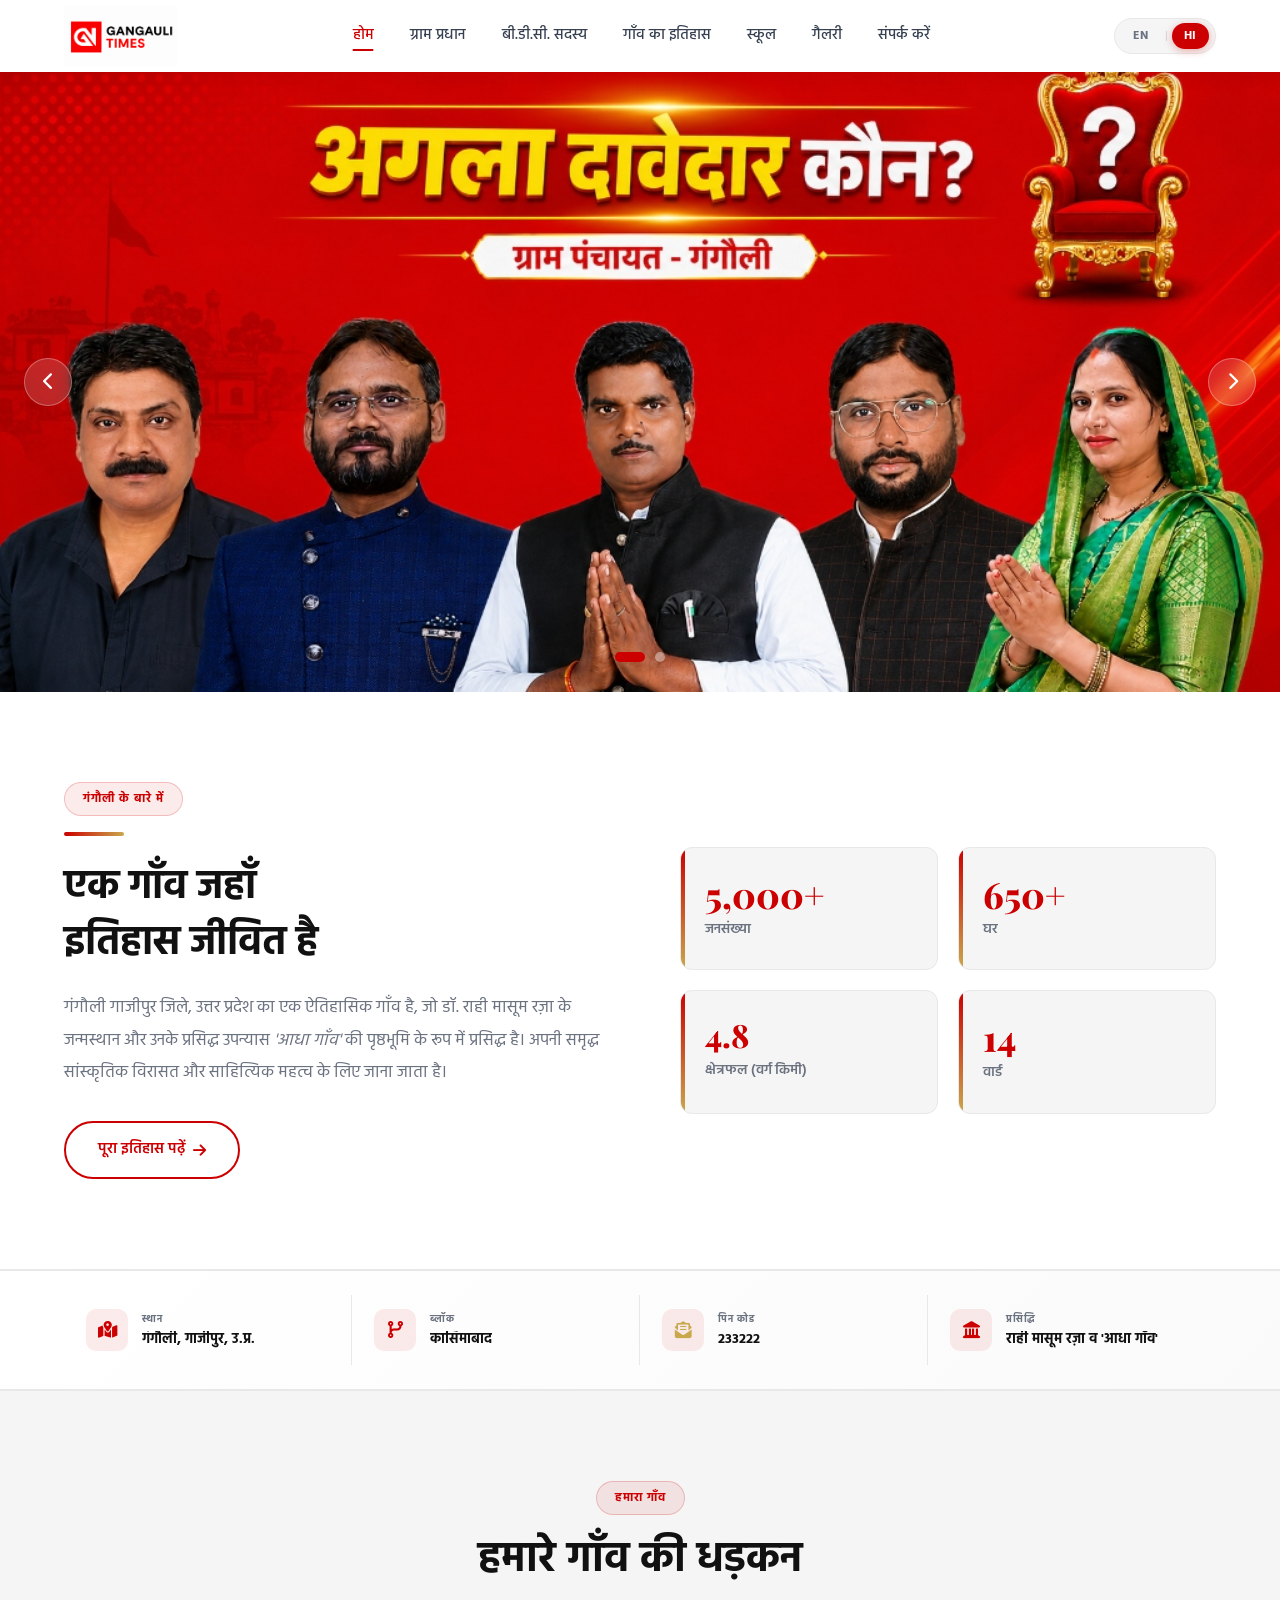
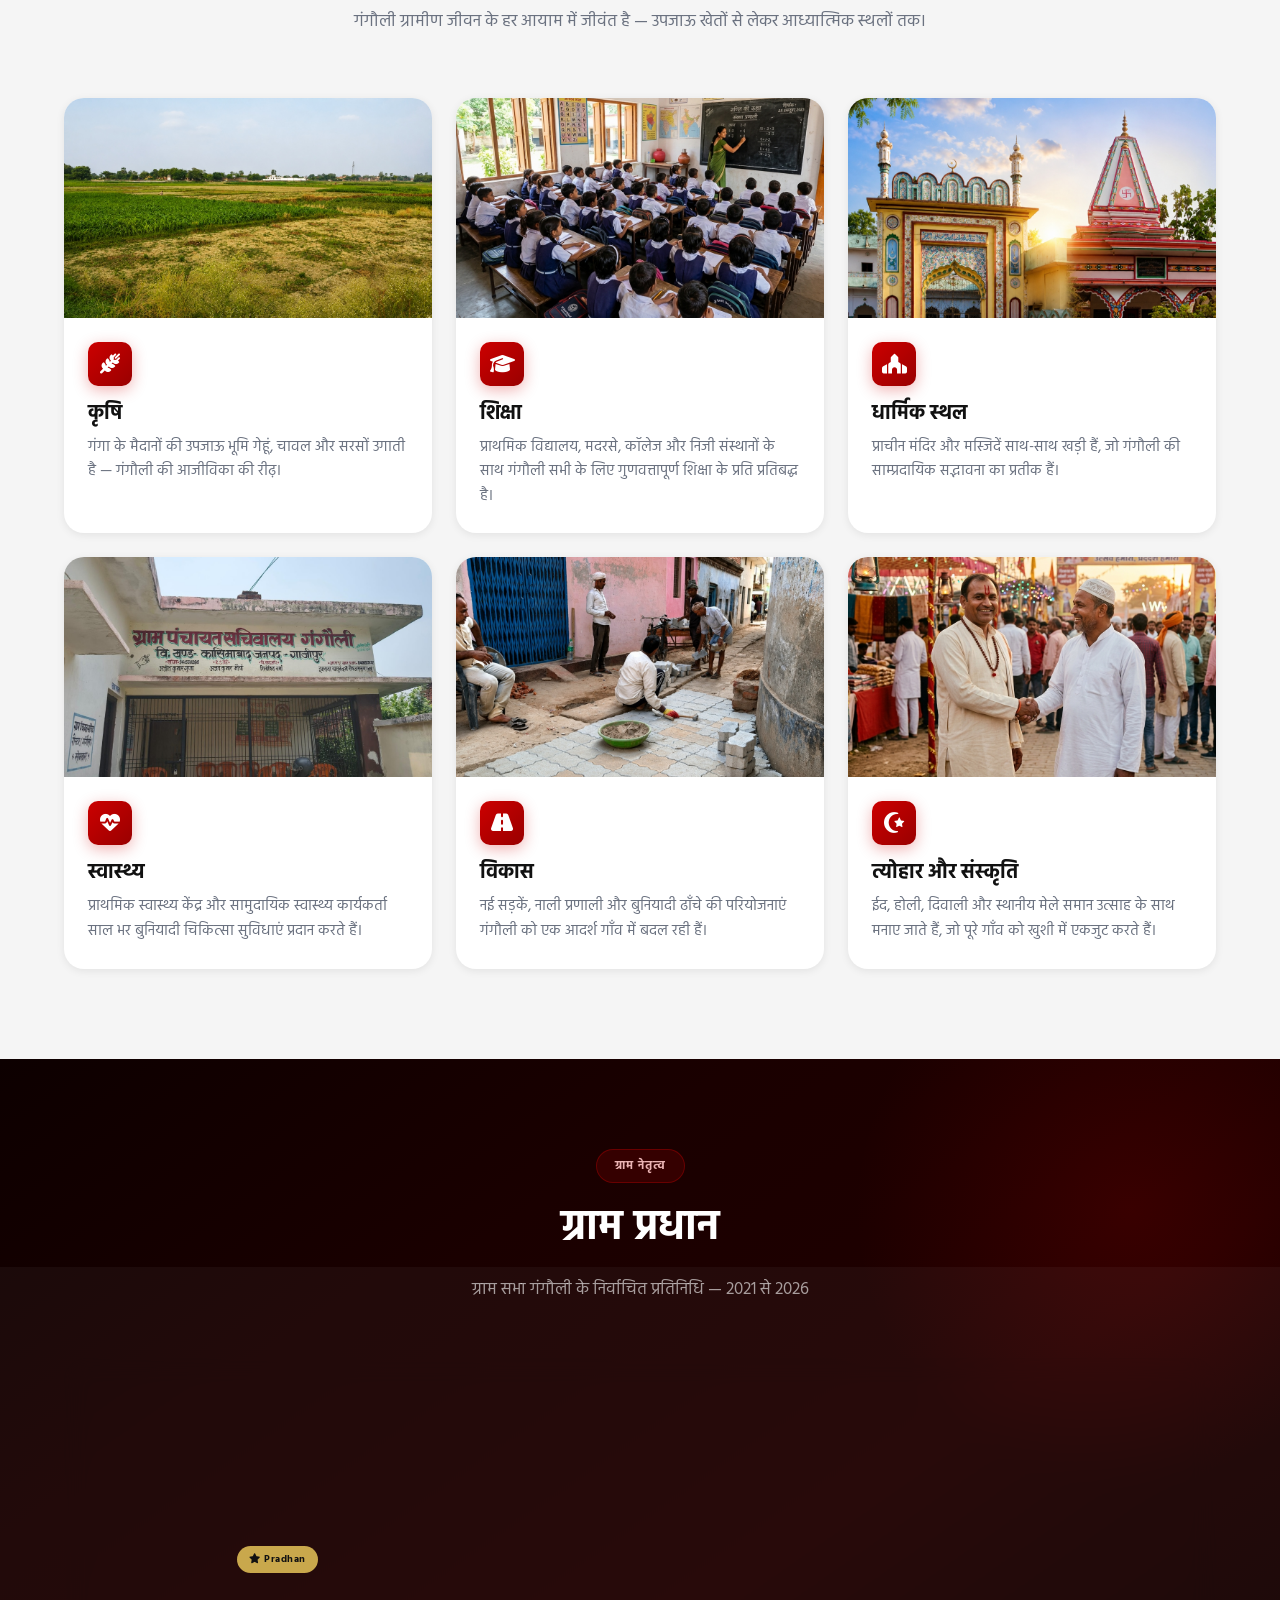
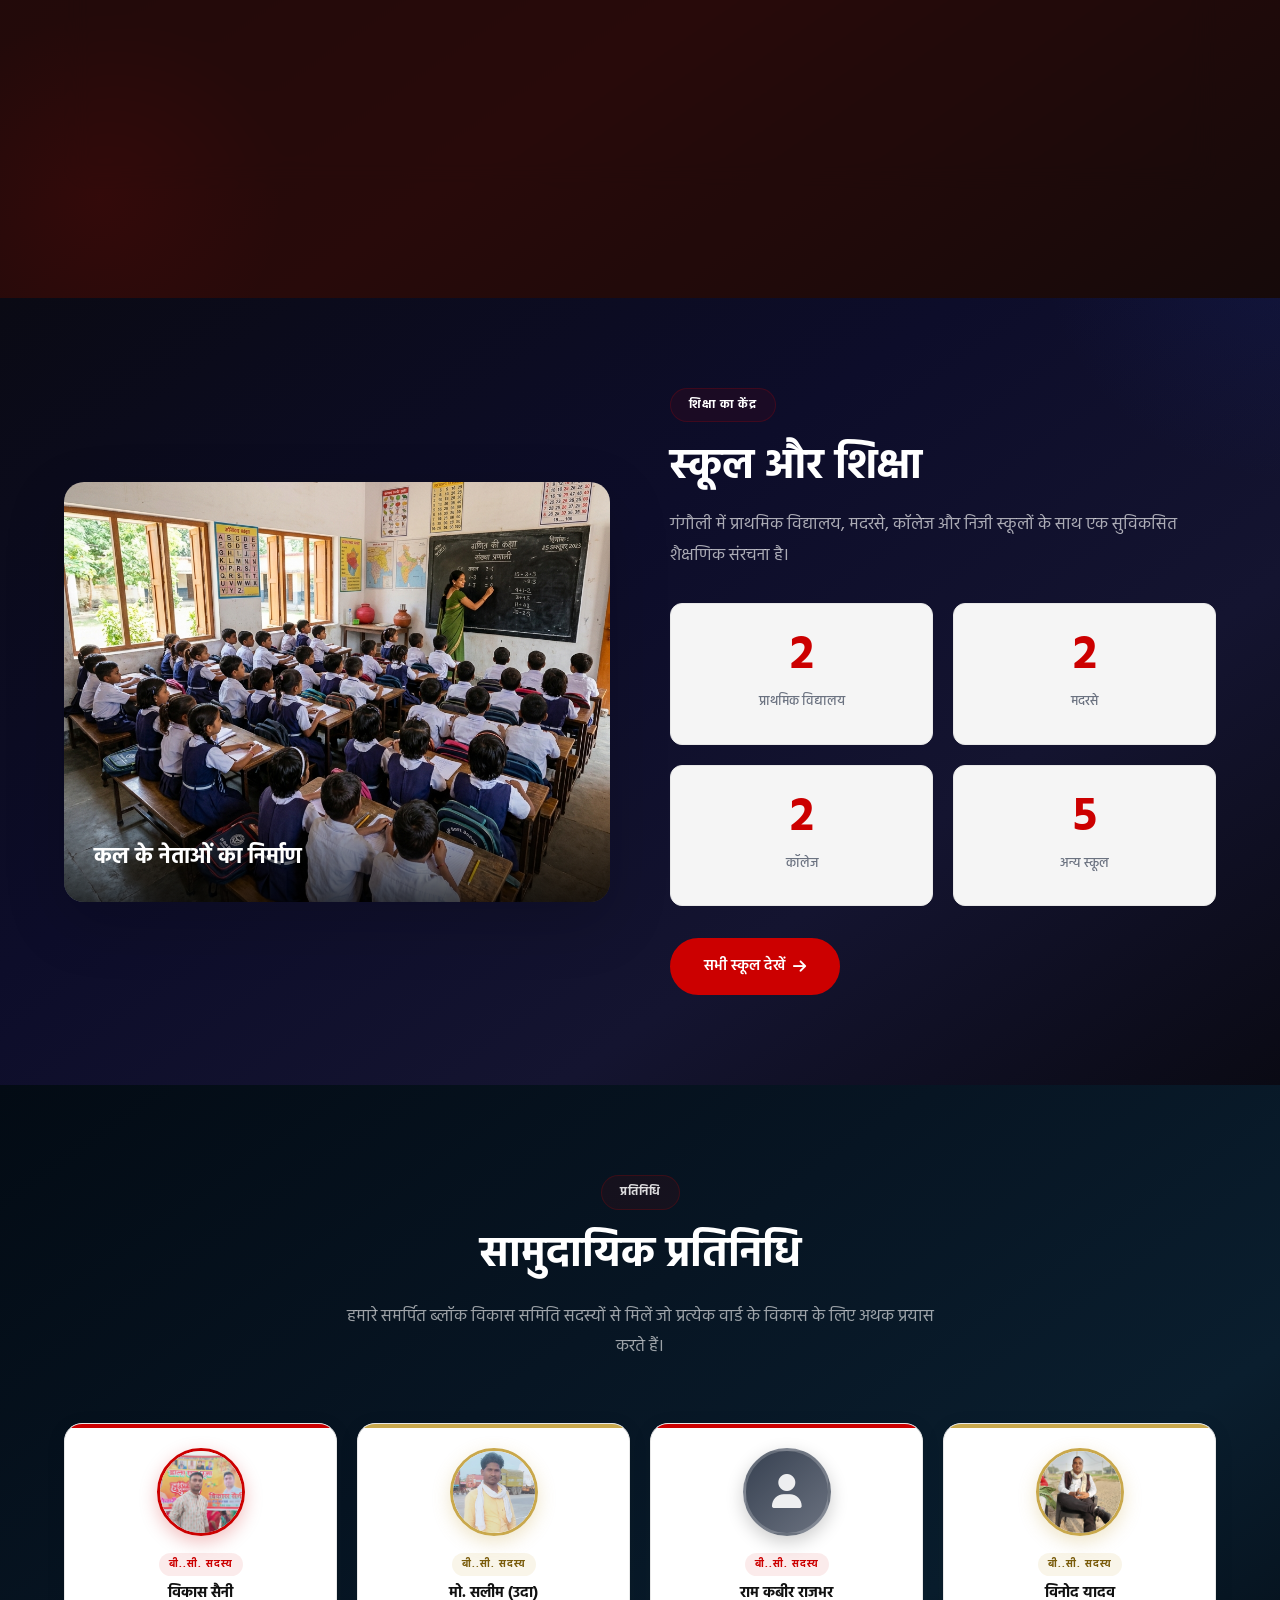
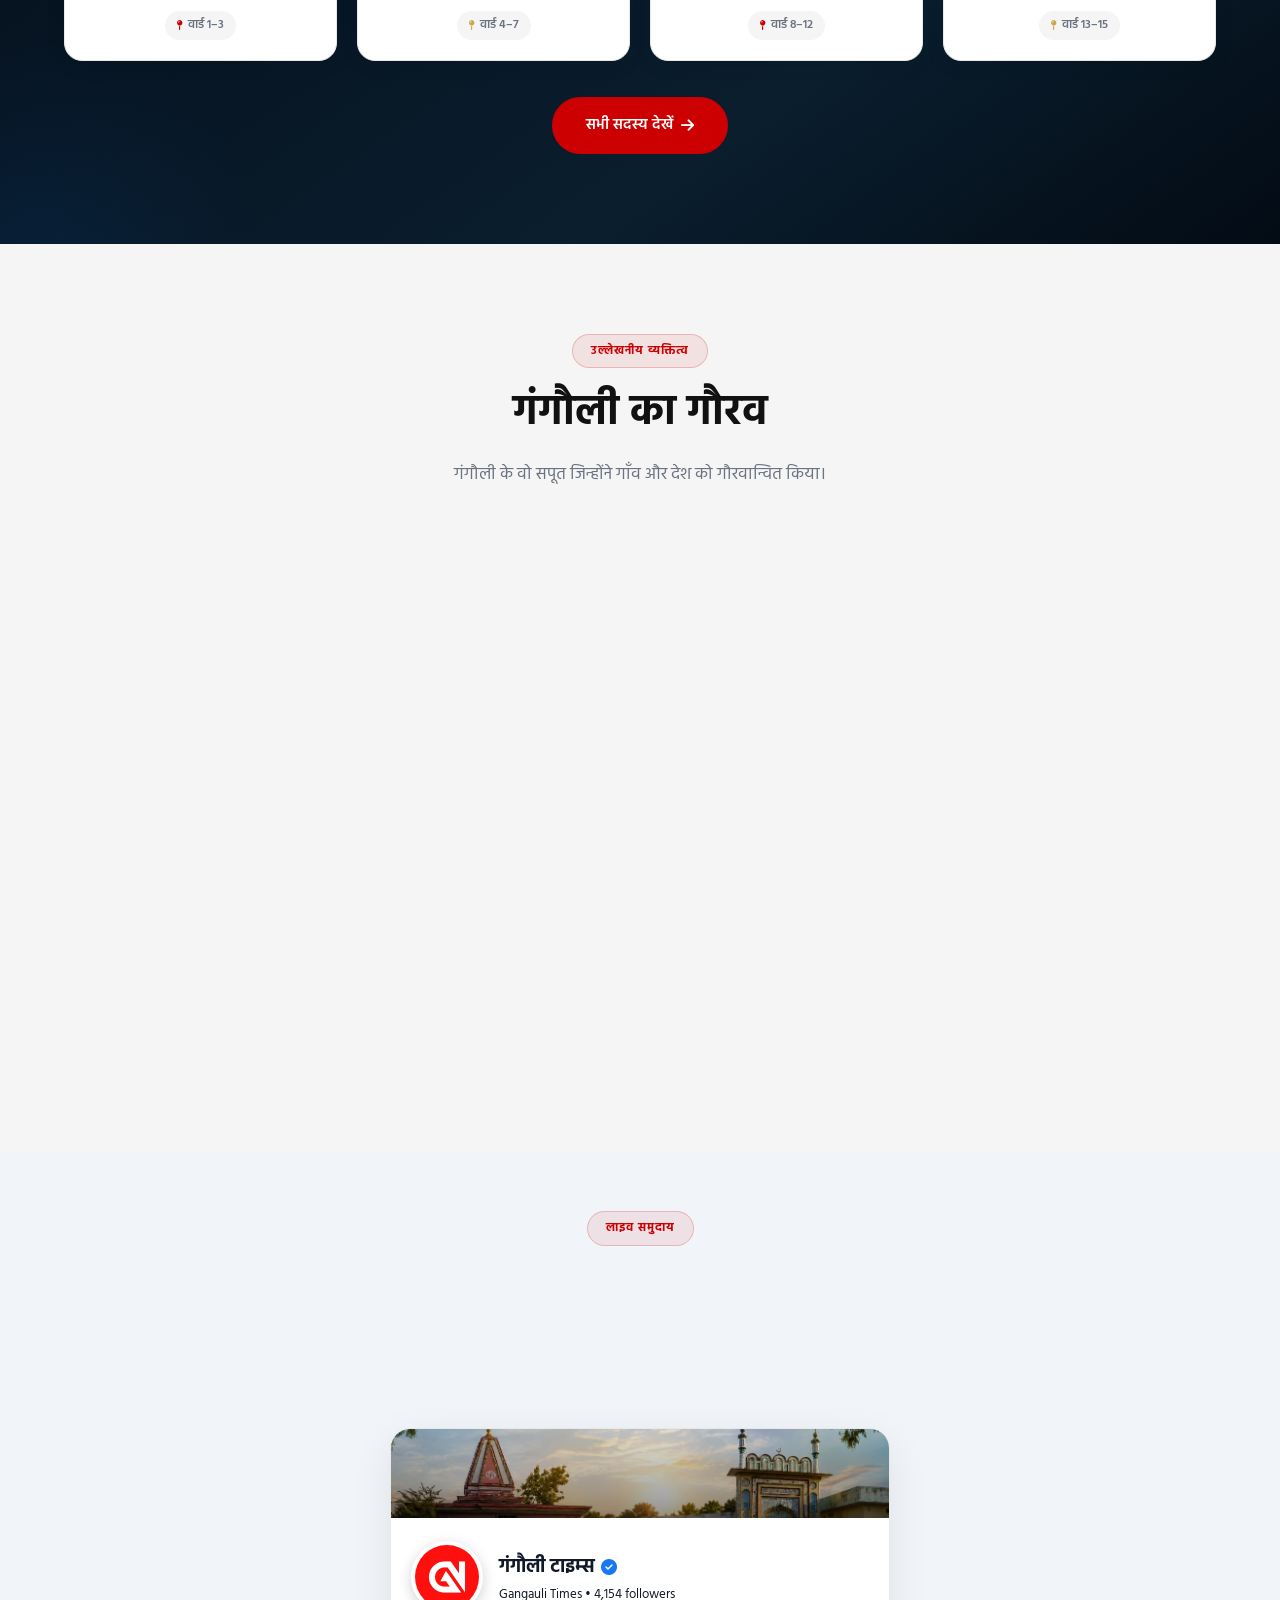
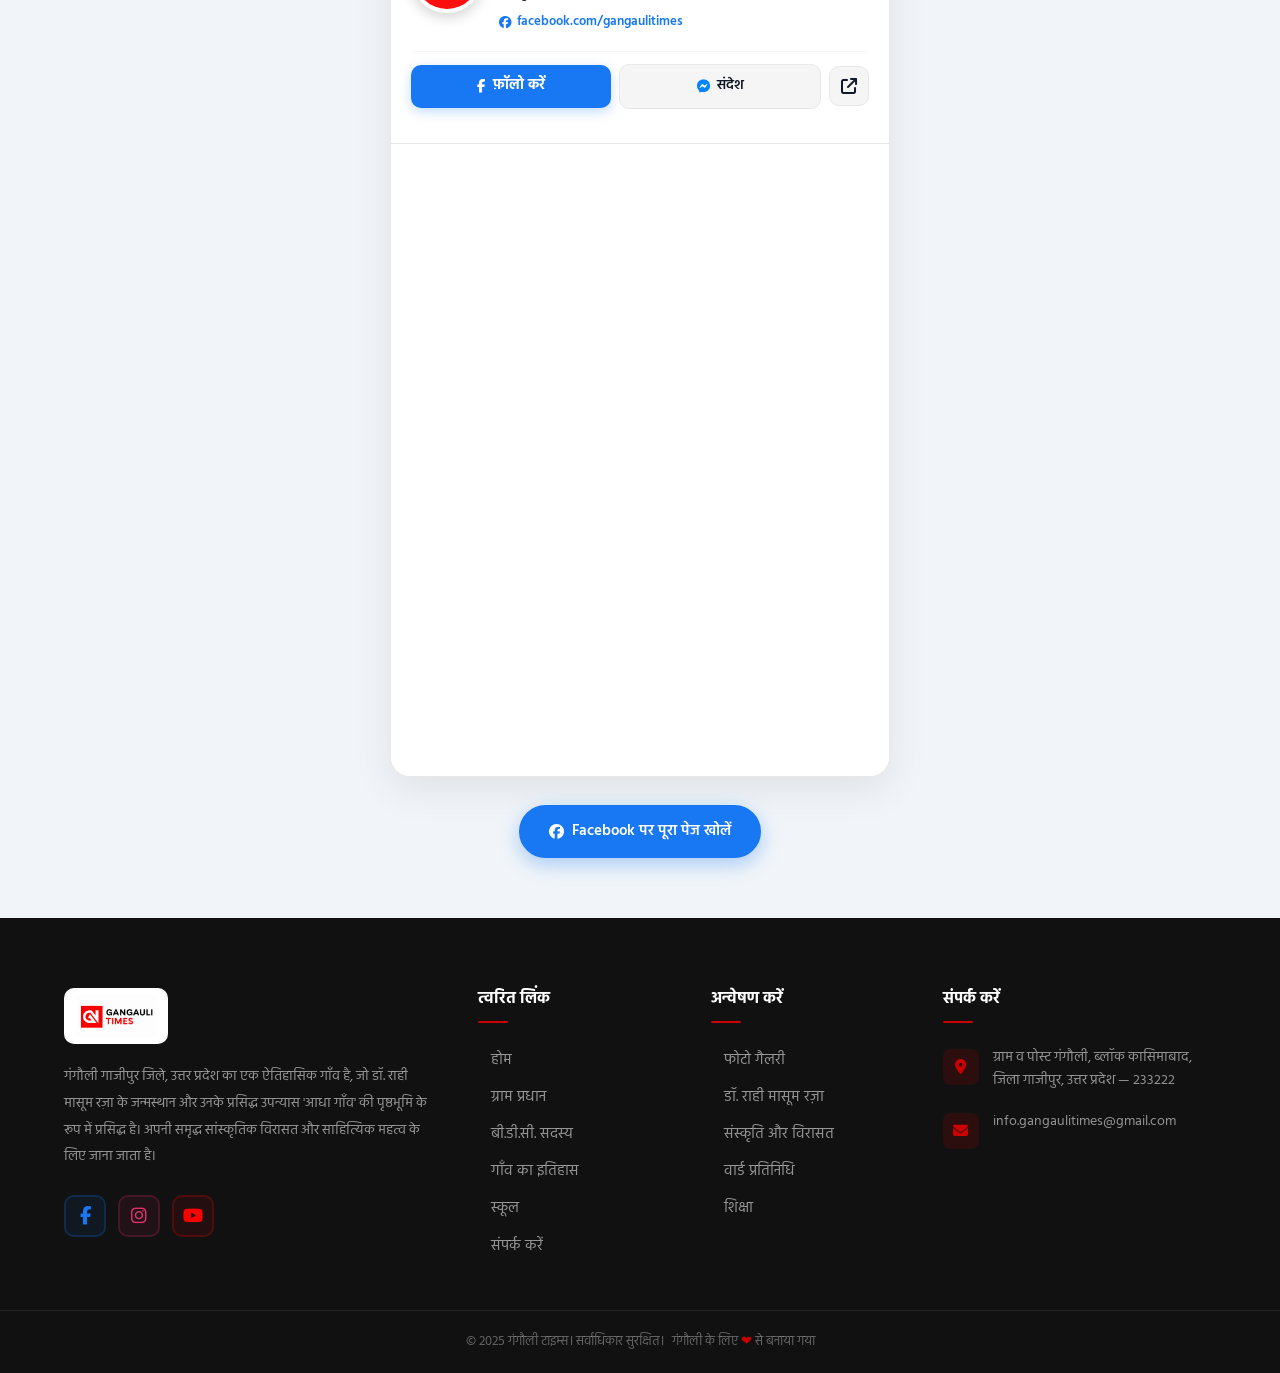
<file: index.html>
<!DOCTYPE html>
<html lang="hi">
<head>
  <meta name="google-site-verification" content="FIAAWNK1qbt4tqR5e-QdYIEakHSXKgduJeBJI-PVGd0" />
  <meta charset="UTF-8" />
  <meta name="viewport" content="width=device-width, initial-scale=1.0" />
  <title>Gangauli Times — गंगौली, गाजीपुर का आधिकारिक समाचार पोर्टल</title>
  <meta name="description" content="गंगौली, गाजीपुर जिले, उत्तर प्रदेश का आधिकारिक सूचना पोर्टल। डॉ. राही मासूम रज़ा के जन्मस्थान का डिजिटल प्रतिनिधित्व।" />
  <meta name="keywords" content="Gangauli, Ghazipur, UP, village, gram panchayat, Rahi Masoom Raza, Gangauli Times" />
  <link rel="canonical" href="https://gangaulitimes.in/" />
  <link rel="icon" type="image/png" href="favicon.png" />
  <link rel="stylesheet" href="style.css" />
  <!-- FontAwesome for icons -->
  <link rel="stylesheet" href="https://cdnjs.cloudflare.com/ajax/libs/font-awesome/6.5.0/css/all.min.css" crossorigin="anonymous" />
  <!-- Facebook SDK for live feed -->
  <script async defer crossorigin="anonymous" src="https://connect.facebook.net/hi_IN/sdk.js#xfbml=1&version=v19.0"></script>
  <script async src="https://pagead2.googlesyndication.com/pagead/js/adsbygoogle.js?client=ca-pub-7625568561246295"
     crossorigin="anonymous"></script>
  <meta name="google-adsense-account" content="ca-pub-7625568561246295">
  <script type="application/ld+json">
{
  "@context": "https://schema.org",
  "@type": "LocalBusiness",
  "name": "गंगौली टाइम्स",
  "image": "https://gangaulitimes.in/index.html",
  "@id": "https://gangaulitimes.in/#localbusiness",
  "url": "https://gangaulitimes.in/",
  "telephone": "",
  "address": {
    "@type": "PostalAddress",
    "streetAddress": "ग्राम एवं पोस्ट गंगौली",
    "addressLocality": "गाजीपुर",
    "postalCode": "233222",
    "addressCountry": "IN"
  },
  "geo": {
    "@type": "GeoCoordinates",
    "latitude": 25.73665802,
    "longitude": 83.685266
  },
  "openingHoursSpecification": {
    "@type": "OpeningHoursSpecification",
    "dayOfWeek": [
      "Monday",
      "Tuesday",
      "Wednesday",
      "Thursday",
      "Friday",
      "Saturday",
      "Sunday"
    ],
    "opens": "00:00",
    "closes": "23:59"
  },
  "sameAs": [
    "https://www.facebook.com/gangaulitimes",
    "https://www.instagram.com/gangaulitimes",
    "https://www.youtube.com/@GangauliTimes",
    "https://gangaulitimes.in/"
  ] 
}
</script>
</head>
<body class="lang-hi">



<!-- ============================================================
     NAVBAR
     ============================================================ -->
<nav class="navbar" role="navigation" aria-label="Main Navigation">
  <div class="container">
    <a href="index.html" class="navbar-brand" aria-label="Gangauli Times Home">
      <img src="logo.png" alt="Gangauli Times Logo" class="navbar-logo" />
    </a>

    <ul class="navbar-nav">
      <li><a href="index.html" class="nav-link active"><span class="en">Home</span><span class="hi">होम</span></a></li>
      <li><a href="gram-pradhan.html" class="nav-link"><span class="en">Gram Pradhan</span><span class="hi">ग्राम प्रधान</span></a></li>
      <li><a href="bdc-members.html" class="nav-link"><span class="en">BDC Members</span><span class="hi">बी.डी.सी. सदस्य</span></a></li>
      <li><a href="history.html" class="nav-link"><span class="en">Village History</span><span class="hi">गाँव का इतिहास</span></a></li>
      <li><a href="schools.html" class="nav-link"><span class="en">Schools</span><span class="hi">स्कूल</span></a></li>
      <li><a href="gallery.html" class="nav-link"><span class="en">Gallery</span><span class="hi">गैलरी</span></a></li>
      <li><a href="contact.html" class="nav-link"><span class="en">Contact</span><span class="hi">संपर्क करें</span></a></li>
    </ul>

    <!-- Language Toggle in Navbar -->
    <div class="navbar-lang" id="navbar-lang">
      <button class="nav-lang-btn" id="lang-en" title="English">EN</button>
      <span class="nav-lang-divider">|</span>
      <button class="nav-lang-btn active" id="lang-hi" title="हिंदी">HI</button>
    </div>

    <button class="hamburger" id="hamburger" aria-label="Toggle Mobile Menu" aria-expanded="false">
      <span></span><span></span><span></span>
    </button>
  </div>

  <div class="mobile-nav" id="mobile-nav">
    <a href="index.html" class="nav-link"><span class="en">Home</span><span class="hi">होम</span></a>
    <a href="gram-pradhan.html" class="nav-link"><span class="en">Gram Pradhan</span><span class="hi">ग्राम प्रधान</span></a>
    <a href="bdc-members.html" class="nav-link"><span class="en">BDC Members</span><span class="hi">बी.डी.सी. सदस्य</span></a>
    <a href="history.html" class="nav-link"><span class="en">Village History</span><span class="hi">गाँव का इतिहास</span></a>
    <a href="schools.html" class="nav-link"><span class="en">Schools</span><span class="hi">स्कूल</span></a>
    <a href="gallery.html" class="nav-link"><span class="en">Gallery</span><span class="hi">गैलरी</span></a>
    <a href="contact.html" class="nav-link"><span class="en">Contact</span><span class="hi">संपर्क करें</span></a>
  </div>
</nav>

<!-- ============================================================
     HERO SLIDER
     ============================================================ -->
<section class="hero-slider" aria-label="Hero Image Slider">

  <!-- Slide 1 -->
  <div class="slide active" id="slide-1">
    <img src="slider3.jpg" alt="Agla Davedar Kaun — Gram Panchayat Gangauli" class="slide-img" />
  </div>

  <!-- Slide 2 -->
  <div class="slide" id="slide-2">
    <img src="slider4.jpg" alt="Temple and Mosque — Communal Harmony of Gangauli" class="slide-img" />
  </div>

  <!-- Slider Controls -->
  <button class="slider-arrow slider-arrow-prev" id="slider-prev" aria-label="Previous Slide">
    <i class="fa-solid fa-chevron-left"></i>
  </button>
  <button class="slider-arrow slider-arrow-next" id="slider-next" aria-label="Next Slide">
    <i class="fa-solid fa-chevron-right"></i>
  </button>

  <div class="slider-dots" role="tablist">
    <button class="slider-dot active" aria-label="Slide 1" role="tab"></button>
    <button class="slider-dot" aria-label="Slide 2" role="tab"></button>
  </div>
</section>


<!-- ============================================================
     ABOUT SECTION
     ============================================================ -->
<section class="about-section" id="about">
  <div class="container">
    <div class="about-grid">
      <div class="about-content reveal">
        <span class="section-label"><span class="en">About Gangauli</span><span class="hi">गंगौली के बारे में</span></span>
        <div class="gold-line"></div>
        <h2 class="about-title">
          <span class="en">A Village Where<br/>History Lives On</span>
          <span class="hi">एक गाँव जहाँ<br/>इतिहास जीवित है</span>
        </h2>
        <p class="about-text">
          <span class="en">Gangauli is a historic village in Ghazipur district, Uttar Pradesh — celebrated as the birthplace of the legendary literary figure Dr. Rahi Masoom Raza and the backdrop of his iconic novel <em>'Aadha Gaon'</em>. Known for its rich cultural heritage and profound literary significance, Gangauli holds a unique place on the map of India.</span>
          <span class="hi">गंगौली गाजीपुर जिले, उत्तर प्रदेश का एक ऐतिहासिक गाँव है, जो डॉ. राही मासूम रज़ा के जन्मस्थान और उनके प्रसिद्ध उपन्यास <em>'आधा गाँव'</em> की पृष्ठभूमि के रूप में प्रसिद्ध है। अपनी समृद्ध सांस्कृतिक विरासत और साहित्यिक महत्व के लिए जाना जाता है।</span>
        </p>
        <a href="history.html" class="btn btn-outline">
          <span class="en">Read Full History</span><span class="hi">पूरा इतिहास पढ़ें</span>
          <i class="fa-solid fa-arrow-right"></i>
        </a>
      </div>

      <!-- Stats -->
      <div class="stats-grid">
        <div class="stat-card reveal reveal-delay-1">
          <div class="stat-number" data-target="5000" data-suffix="+">0</div>
          <div class="stat-label"><span class="en">Population</span><span class="hi">जनसंख्या</span></div>
        </div>
        <div class="stat-card reveal reveal-delay-2">
          <div class="stat-number" data-target="650" data-suffix="+">0</div>
          <div class="stat-label"><span class="en">Houses</span><span class="hi">घर</span></div>
        </div>
        <div class="stat-card reveal reveal-delay-3">
          <div class="stat-number" style="font-size:32px;">4.8</div>
          <div class="stat-label" style="margin-top:8px;"><span class="en">Area (Sq. Km.)</span><span class="hi">क्षेत्रफल (वर्ग किमी)</span></div>
        </div>
        <div class="stat-card reveal reveal-delay-4">
          <div class="stat-number" data-target="15">0</div>
          <div class="stat-label"><span class="en">Wards</span><span class="hi">वार्ड</span></div>
        </div>
      </div>
    </div>
  </div>
</section>

<!-- ============================================================
VILLAGE QUICK FACTS (compact strip)
============================================================ -->
<section class="village-facts-strip">
  <div class="container">
    <div class="vf-grid">
      <div class="vf-item reveal reveal-delay-1">
        <div class="vf-icon"><i class="fa-solid fa-map-location-dot"></i></div>
        <div class="vf-content">
          <span class="vf-label"><span class="en">Location</span><span class="hi">स्थान</span></span>
          <span class="vf-value"><span class="en">Gangauli, Ghazipur, UP</span><span class="hi">गंगौली, गाजीपुर, उ.प्र.</span></span>
        </div>
      </div>
      <div class="vf-item reveal reveal-delay-2">
        <div class="vf-icon"><i class="fa-solid fa-code-branch"></i></div>
        <div class="vf-content">
          <span class="vf-label"><span class="en">Block</span><span class="hi">ब्लॉक</span></span>
          <span class="vf-value"><span class="en">Kasimabad</span><span class="hi">कासिमाबाद</span></span>
        </div>
      </div>
      <div class="vf-item reveal reveal-delay-3">
        <div class="vf-icon" style="color:var(--gold);"><i class="fa-solid fa-envelope-open-text"></i></div>
        <div class="vf-content">
          <span class="vf-label"><span class="en">PIN Code</span><span class="hi">पिन कोड</span></span>
          <span class="vf-value">233222</span>
        </div>
      </div>
      <div class="vf-item reveal reveal-delay-4">
        <div class="vf-icon"><i class="fa-solid fa-landmark"></i></div>
        <div class="vf-content">
          <span class="vf-label"><span class="en">Famous For</span><span class="hi">प्रसिद्धि</span></span>
          <span class="vf-value"><span class="en">Rahi Masoom Raza &amp; 'Aadha Gaon'</span><span class="hi">राही मासूम रज़ा व 'आधा गाँव'</span></span>
        </div>
      </div>
    </div>
  </div>
</section>

<!-- ============================================================
VILLAGE PULSE SECTION
     ============================================================ -->
<section class="pulse-section section" id="village-pulse">
  <div class="container">
    <div class="section-header">
      <span class="section-label"><span class="en">Our Village</span><span class="hi">हमारा गाँव</span></span>
      <h2 class="section-title reveal">
        <span class="en">The Heartbeat of Our Village</span>
        <span class="hi">हमारे गाँव की धड़कन</span>
      </h2>
      <p class="section-subtitle reveal reveal-delay-1">
        <span class="en">Gangauli thrives across every dimension of rural life — from fertile fields to spiritual spaces.</span>
        <span class="hi">गंगौली ग्रामीण जीवन के हर आयाम में जीवंत है — उपजाऊ खेतों से लेकर आध्यात्मिक स्थलों तक।</span>
      </p>
    </div>

    <div class="pulse-grid">
      <!-- Agriculture -->
      <div class="pulse-card reveal reveal-delay-1">
        <img src="agriculture-real.jpg" alt="Agriculture in Gangauli" class="pulse-card-img" loading="lazy" />
        <div class="pulse-card-body">
          <div class="pulse-card-title-row">
            <div class="pulse-card-icon"><i class="fa-solid fa-wheat-awn"></i></div>
            <h3 class="pulse-card-title"><span class="en">Agriculture</span><span class="hi">कृषि</span></h3>
          </div>
          <p class="pulse-card-desc">
            <span class="en">Fertile lands along the Ganga plains produce wheat, rice, and mustard — the backbone of Gangauli's livelihood.</span>
            <span class="hi">गंगा के मैदानों की उपजाऊ भूमि गेहूं, चावल और सरसों उगाती है — गंगौली की आजीविका की रीढ़।</span>
          </p>
        </div>
      </div>

      <!-- Education -->
      <div class="pulse-card reveal reveal-delay-2">
        <img src="school.png" alt="Education in Gangauli" class="pulse-card-img" loading="lazy" />
        <div class="pulse-card-body">
          <div class="pulse-card-title-row">
            <div class="pulse-card-icon"><i class="fa-solid fa-graduation-cap"></i></div>
            <h3 class="pulse-card-title"><span class="en">Education</span><span class="hi">शिक्षा</span></h3>
          </div>
          <p class="pulse-card-desc">
            <span class="en">With primary schools, madrasas, colleges and private institutions, Gangauli is committed to quality education for all.</span>
            <span class="hi">प्राथमिक विद्यालय, मदरसे, कॉलेज और निजी संस्थानों के साथ गंगौली सभी के लिए गुणवत्तापूर्ण शिक्षा के प्रति प्रतिबद्ध है।</span>
          </p>
        </div>
      </div>

      <!-- Religious Sites -->
      <div class="pulse-card reveal reveal-delay-3">
        <img src="religious-real.jpg" alt="Religious Places in Gangauli" class="pulse-card-img" loading="lazy" />
        <div class="pulse-card-body">
          <div class="pulse-card-title-row">
            <div class="pulse-card-icon"><i class="fa-solid fa-place-of-worship"></i></div>
            <h3 class="pulse-card-title"><span class="en">Religious Sites</span><span class="hi">धार्मिक स्थल</span></h3>
          </div>
          <p class="pulse-card-desc">
            <span class="en">Ancient temples and mosques stand side by side, symbolizing the communal harmony that defines Gangauli.</span>
            <span class="hi">प्राचीन मंदिर और मस्जिदें साथ-साथ खड़ी हैं, जो गंगौली की साम्प्रदायिक सद्भावना का प्रतीक हैं।</span>
          </p>
        </div>
      </div>

      <!-- Health -->
      <div class="pulse-card reveal reveal-delay-4">
        <img src="health-real.jpg" alt="ग्राम पंचायत सचिवालय गंगौली" class="pulse-card-img" loading="lazy" />
        <div class="pulse-card-body">
          <div class="pulse-card-title-row">
            <div class="pulse-card-icon"><i class="fa-solid fa-heart-pulse"></i></div>
            <h3 class="pulse-card-title"><span class="en">Healthcare</span><span class="hi">स्वास्थ्य</span></h3>
          </div>
          <p class="pulse-card-desc">
            <span class="en">Primary Health Centers and community health workers serve the village with basic medical facilities round the year.</span>
            <span class="hi">प्राथमिक स्वास्थ्य केंद्र और सामुदायिक स्वास्थ्य कार्यकर्ता साल भर बुनियादी चिकित्सा सुविधाएं प्रदान करते हैं।</span>
          </p>
        </div>
      </div>

      <!-- Development -->
      <div class="pulse-card reveal reveal-delay-5">
        <img src="development-real.jpg" alt="Development in Gangauli" class="pulse-card-img" loading="lazy" />
        <div class="pulse-card-body">
          <div class="pulse-card-title-row">
            <div class="pulse-card-icon"><i class="fa-solid fa-road"></i></div>
            <h3 class="pulse-card-title"><span class="en">Development</span><span class="hi">विकास</span></h3>
          </div>
          <p class="pulse-card-desc">
            <span class="en">New roads, drainage systems, and infrastructure projects are transforming Gangauli into a model village.</span>
            <span class="hi">नई सड़कें, नाली प्रणाली और बुनियादी ढाँचे की परियोजनाएं गंगौली को एक आदर्श गाँव में बदल रही हैं।</span>
          </p>
        </div>
      </div>

      <!-- Festivals -->
      <div class="pulse-card reveal reveal-delay-6">
        <img src="festival.png" alt="Festivals of Gangauli" class="pulse-card-img" loading="lazy" />
        <div class="pulse-card-body">
          <div class="pulse-card-title-row">
            <div class="pulse-card-icon"><i class="fa-solid fa-star-and-crescent"></i></div>
            <h3 class="pulse-card-title"><span class="en">Festivals &amp; Culture</span><span class="hi">त्योहार और संस्कृति</span></h3>
          </div>
          <p class="pulse-card-desc">
            <span class="en">Eid, Holi, Diwali, and local fairs are celebrated with equal enthusiasm, uniting the village in joy.</span>
            <span class="hi">ईद, होली, दिवाली और स्थानीय मेले समान उत्साह के साथ मनाए जाते हैं, जो पूरे गाँव को खुशी में एकजुट करते हैं।</span>
          </p>
        </div>
      </div>
    </div>
  </div>
</section>

<!-- ============================================================
     GRAM PRADHAN SECTION
     ============================================================ -->
<section class="pradhan-section" id="gram-pradhan">
  <div class="container">

    <!-- Section Header -->
    <div class="section-header" style="margin-bottom:52px;">
      <span class="section-label" style="background:rgba(204,0,0,0.15);border-color:rgba(204,0,0,0.35);color:rgba(255,200,200,0.9);">
        <span class="en">Village Leadership</span><span class="hi">ग्राम नेतृत्व</span>
      </span>
      <h2 class="section-title reveal" style="color:var(--white);">
        <span class="en">Gram Pradhan</span>
        <span class="hi">ग्राम प्रधान</span>
      </h2>
      <p class="section-subtitle reveal reveal-delay-1" style="color:rgba(255,255,255,0.6);">
        <span class="en">Elected representative of Gram Sabha Gangauli — 2021 to 2026</span>
        <span class="hi">ग्राम सभा गंगौली के निर्वाचित प्रतिनिधि — 2021 से 2026</span>
      </p>
    </div>

    <!-- Pradhan Card -->
    <div class="pradhan-main-card reveal">

      <!-- Left: Photo Column -->
      <div class="pradhan-photo-col">
        <div class="pradhan-img-wrap">
          <img src="pradhan.jpg" alt="Saif Alsam Raju - Gram Pradhan Gangauli" class="pradhan-img" loading="lazy" />
          <span class="pradhan-badge"><i class="fa-solid fa-star"></i> Pradhan</span>
        </div>
        <h3 class="pradhan-name">
          <span class="en">Saif Alsam "Raju"</span>
          <span class="hi">सैफ़ असलम "राजू"</span>
        </h3>
        <div class="pradhan-title">
          <span class="en">Gram Pradhan</span><span class="hi">ग्राम प्रधान</span>
        </div>
        <span class="pradhan-period"><i class="fa-regular fa-calendar"></i> 2021 – 2026</span>
      </div>

      <!-- Right: Content Column -->
      <div class="pradhan-info-col">

        <!-- Bio -->
        <p class="pradhan-bio">
          <span class="en">Saif Alsam, affectionately known as <strong>"Raju Bhaiya"</strong> by the villagers, was elected as the Gram Pradhan of Gangauli in the 2021 Panchayat elections. Born and raised in Gangauli, he has a deep understanding of the village's needs and aspirations. He works closely with all 15 wards to ensure equitable development across the village.</span>
          <span class="hi">सैफ़ असलम, जिन्हें गाँव वाले प्यार से <strong>"राजू भैया"</strong> बुलाते हैं, 2021 के पंचायत चुनाव में गंगौली के ग्राम प्रधान निर्वाचित हुए। गंगौली में जन्मे और पले-बढ़े, वे गाँव की ज़रूरतों और आकांक्षाओं की गहरी समझ रखते हैं। वे सभी 15 वार्डों के साथ मिलकर समान विकास के लिए काम करते हैं।</span>
        </p>

        <!-- Vision Quote -->
        <div class="pradhan-vision">
          <span class="pradhan-vision-label">
            <i class="fa-solid fa-quote-left"></i>
            <span class="en">My Vision</span><span class="hi">मेरा विज़न</span>
          </span>
          <p class="pradhan-vision-text">
            <span class="en">"My vision is to make Gangauli a model village — with better roads, clean water, quality education, and employment opportunities for our youth."</span>
            <span class="hi">"मेरा विज़न है कि गंगौली को बेहतर सड़कों, स्वच्छ पानी, गुणवत्तापूर्ण शिक्षा और युवाओं के लिए रोजगार के साथ एक आदर्श गाँव बनाना।"</span>
          </p>
        </div>

        <!-- Action Buttons (Single line on mobile & compact) -->
        <div class="pradhan-actions-row">
          <a href="gram-pradhan.html" class="pradhan-cta-btn pradhan-btn-compact">
            <span class="en">View Profile</span>
            <span class="hi">पूरी प्रोफाइल देखें</span>
            <i class="fa-solid fa-arrow-right"></i>
          </a>
          <a href="tel:+918400973132" class="pradhan-cta-btn pradhan-btn-compact pradhan-call-btn">
            <i class="fa-solid fa-phone"></i>
            <span>+91 84009 73132</span>
          </a>
        </div>
      </div>
    </div>

  </div>
</section>
<!-- ============================================================
     SCHOOL SECTION (HOME)
     ============================================================ -->
<section class="schools-home-section" id="schools">
  <div class="container">
    <div class="schools-feature">
      <div class="schools-image-wrap reveal">
        <img src="school.png" alt="Schools in Gangauli" loading="lazy" />
        <div class="schools-image-overlay">
          <h3><span class="en">Building Tomorrow's Leaders</span><span class="hi">कल के नेताओं का निर्माण</span></h3>
        </div>
      </div>

      <div class="reveal reveal-delay-2">
        <span class="section-label"><span class="en">Education Hub</span><span class="hi">शिक्षा का केंद्र</span></span>
        <h2 class="section-title" style="text-align:left;margin-bottom:12px;">
          <span class="en">Schools &amp; Education</span>
          <span class="hi">स्कूल और शिक्षा</span>
        </h2>
        <p class="section-subtitle" style="text-align:left;margin:0 0 28px 0;">
          <span class="en">Gangauli has a well-developed educational infrastructure with primary schools, madrasas, colleges and private schools.</span>
          <span class="hi">गंगौली में प्राथमिक विद्यालय, मदरसे, कॉलेज और निजी स्कूलों के साथ एक सुविकसित शैक्षणिक संरचना है।</span>
        </p>

        <div class="school-stats">
          <div class="school-stat-item">
            <span class="school-stat-number">2</span>
            <span class="school-stat-label"><span class="en">Primary Schools</span><span class="hi">प्राथमिक विद्यालय</span></span>
          </div>
          <div class="school-stat-item">
            <span class="school-stat-number">2</span>
            <span class="school-stat-label"><span class="en">Madrasas</span><span class="hi">मदरसे</span></span>
          </div>
          <div class="school-stat-item">
            <span class="school-stat-number">2</span>
            <span class="school-stat-label"><span class="en">Colleges</span><span class="hi">कॉलेज</span></span>
          </div>
          <div class="school-stat-item">
            <span class="school-stat-number">5</span>
            <span class="school-stat-label"><span class="en">Other Schools</span><span class="hi">अन्य स्कूल</span></span>
          </div>
        </div>

        <a href="schools.html" class="btn btn-primary">
          <span class="en">View All Schools</span><span class="hi">सभी स्कूल देखें</span>
          <i class="fa-solid fa-arrow-right"></i>
        </a>
      </div>
    </div>
  </div>
</section>

<!-- ============================================================
     BDC SECTION (HOME PREVIEW)
     ============================================================ -->
<section class="bdc-home-section" id="bdc">
  <style>
    .bdc-home-grid {
      display: grid;
      grid-template-columns: repeat(4, 1fr);
      gap: 20px;
      margin-bottom: 36px;
    }
    .bdc-hcard {
      background: var(--white);
      border-radius: 18px;
      padding: 24px 18px 20px;
      text-align: center;
      box-shadow: 0 4px 20px rgba(0,0,0,0.08);
      border: 1px solid var(--gray-200);
      transition: transform .22s, box-shadow .22s;
      position: relative;
      overflow: hidden;
    }
    .bdc-hcard::before {
      content: '';
      position: absolute;
      top: 0; left: 0; right: 0;
      height: 4px;
      background: var(--red-primary);
      border-radius: 18px 18px 0 0;
    }
    .bdc-hcard.gold::before { background: var(--gold); }
    .bdc-hcard:hover { transform: translateY(-5px); box-shadow: 0 12px 36px rgba(0,0,0,0.14); }
    .bdc-hcard-img {
      width: 88px; height: 88px; border-radius: 50%;
      object-fit: cover; object-position: top center;
      margin: 0 auto 14px;
      display: block;
      border: 3px solid var(--red-primary);
      box-shadow: 0 6px 18px rgba(204,0,0,0.25);
    }
    .bdc-hcard.gold .bdc-hcard-img {
      border-color: var(--gold);
      box-shadow: 0 6px 18px rgba(201,168,76,0.3);
    }
    .bdc-hcard-avatar {
      width: 88px; height: 88px; border-radius: 50%;
      margin: 0 auto 14px; display: flex;
      align-items: center; justify-content: center;
      font-size: 34px; color: rgba(255,255,255,0.9);
      border: 3px solid rgba(255,255,255,0.2);
      box-shadow: 0 6px 18px rgba(0,0,0,0.2);
    }
    .bdc-hcard-role {
      display: inline-block;
      font-size: 10px; font-weight: 700;
      letter-spacing: 1px; text-transform: uppercase;
      color: var(--red-primary);
      background: rgba(204,0,0,0.08);
      border-radius: 20px; padding: 3px 10px;
      margin-bottom: 8px;
    }
    .bdc-hcard.gold .bdc-hcard-role { color: #7a5c0c; background: rgba(201,168,76,0.12); }
    .bdc-hcard-name {
      font-size: 15px; font-weight: 800;
      color: var(--black); line-height: 1.3;
      margin-bottom: 8px;
    }
    .bdc-hcard-ward {
      display: inline-flex; align-items: center; gap: 5px;
      font-size: 12px; font-weight: 600;
      color: var(--gray-500);
      background: var(--gray-100);
      border-radius: 20px; padding: 4px 12px;
    }
    @media(max-width: 760px) {
      .bdc-home-grid { grid-template-columns: 1fr 1fr; }
    }
    @media(max-width: 480px) {
      .bdc-home-grid { grid-template-columns: 1fr 1fr; gap: 14px; }
      .bdc-hcard { padding: 18px 12px 16px; }
      .bdc-hcard-img, .bdc-hcard-avatar { width: 72px; height: 72px; font-size: 26px; }
      .bdc-hcard-name { font-size: 13px; }
    }
  </style>
  <div class="container">
    <div class="section-header">
      <span class="section-label"><span class="en">Representatives</span><span class="hi">प्रतिनिधि</span></span>
      <h2 class="section-title reveal">
        <span class="en">Community Representatives</span>
        <span class="hi">सामुदायिक प्रतिनिधि</span>
      </h2>
      <p class="section-subtitle reveal reveal-delay-1">
        <span class="en">Meet our dedicated Block Development Committee members who work tirelessly for the development of each ward.</span>
        <span class="hi">हमारे समर्पित ब्लॉक विकास समिति सदस्यों से मिलें जो प्रत्येक वार्ड के विकास के लिए अथक प्रयास करते हैं।</span>
      </p>
    </div>

    <div class="bdc-home-grid">

      <!-- Vikas Saini -->
      <div class="bdc-hcard reveal reveal-delay-1">
        <img src="bdc-vikas.jpg" alt="Vikas Saini" class="bdc-hcard-img" loading="lazy" />
        <div class="bdc-hcard-role"><span class="en">BDC Member</span><span class="hi">बी..सी. सदस्य</span></div>
        <div class="bdc-hcard-name"><span class="en">Vikas Saini</span><span class="hi">विकास सैनी</span></div>
        <span class="bdc-hcard-ward"><i class="fa-solid fa-map-pin" style="color:var(--red-primary);font-size:10px;"></i><span class="en">Ward 1–3</span><span class="hi">वार्ड 1–3</span></span>
      </div>

      <!-- Mohd. Salim -->
      <div class="bdc-hcard gold reveal reveal-delay-2">
        <img src="bdc-salim.jpg" alt="Mohd. Salim" class="bdc-hcard-img" loading="lazy" />
        <div class="bdc-hcard-role"><span class="en">BDC Member</span><span class="hi">बी..सी. सदस्य</span></div>
        <div class="bdc-hcard-name"><span class="en">Mohd. Salim (Uda)</span><span class="hi">मो. सलीम (उदा)</span></div>
        <span class="bdc-hcard-ward"><i class="fa-solid fa-map-pin" style="color:var(--gold);font-size:10px;"></i><span class="en">Ward 4–7</span><span class="hi">वार्ड 4–7</span></span>
      </div>

      <!-- Ram Kabir Rajbhar -->
      <div class="bdc-hcard reveal reveal-delay-3">
        <div class="bdc-hcard-avatar" style="background:linear-gradient(135deg,#374151,#6b7280);">
          <i class="fa-solid fa-user"></i>
        </div>
        <div class="bdc-hcard-role"><span class="en">BDC Member</span><span class="hi">बी..सी. सदस्य</span></div>
        <div class="bdc-hcard-name"><span class="en">Ram Kabir Rajbhar</span><span class="hi">राम कबीर राजभर</span></div>
        <span class="bdc-hcard-ward"><i class="fa-solid fa-map-pin" style="color:var(--red-primary);font-size:10px;"></i><span class="en">Ward 8–12</span><span class="hi">वार्ड 8–12</span></span>
      </div>

      <!-- Vinod Yadav -->
      <div class="bdc-hcard gold reveal reveal-delay-4">
        <img src="bdc-vinod.jpg" alt="Vinod Yadav" class="bdc-hcard-img" loading="lazy" />
        <div class="bdc-hcard-role"><span class="en">BDC Member</span><span class="hi">बी..सी. सदस्य</span></div>
        <div class="bdc-hcard-name"><span class="en">Vinod Yadav</span><span class="hi">विनोद यादव</span></div>
        <span class="bdc-hcard-ward"><i class="fa-solid fa-map-pin" style="color:var(--gold);font-size:10px;"></i><span class="en">Ward 13–15</span><span class="hi">वार्ड 13–15</span></span>
      </div>

    </div>

    <div style="text-align:center;">
      <a href="bdc-members.html" class="btn btn-primary reveal">
        <span class="en">View All Members</span><span class="hi">सभी सदस्य देखें</span>
        <i class="fa-solid fa-arrow-right"></i>
      </a>
    </div>
  </div>
</section>

<!-- ============================================================
     HISTORY PERSONALITIES — Dr. Rahi & Shadab Fatima
     ============================================================ -->
<section class="section" style="background:var(--gray-100);padding:var(--section-py) 0;" id="personalities">
  <div class="container">
    <div class="section-header">
      <span class="section-label"><span class="en">Notable Personalities</span><span class="hi">उल्लेखनीय व्यक्तित्व</span></span>
      <h2 class="section-title reveal">
        <span class="en">Gangauli's Pride</span>
        <span class="hi">गंगौली का गौरव</span>
      </h2>
      <p class="section-subtitle reveal reveal-delay-1">
        <span class="en">Sons and daughters of Gangauli who have made the village and nation proud.</span>
        <span class="hi">गंगौली के वो सपूत जिन्होंने गाँव और देश को गौरवान्वित किया।</span>
      </p>
    </div>

    <div class="personality-grid reveal">

      <!-- Dr. Rahi Masoom Raza -->
      <div class="personality-card">
        <div class="personality-img-wrap">
          <img src="raza.jpg" alt="Dr. Rahi Masoom Raza" class="personality-img" loading="lazy" />
          <span class="personality-era">1927 – 1992</span>
        </div>
        <div class="personality-body">
          <span class="personality-tag"><span class="en">Writer · Poet</span><span class="hi">लेखक · कवि</span></span>
          <h3 class="personality-name">
            <span class="en">Dr. Rahi Masoom Raza</span>
            <span class="hi">डॉ. राही मासूम रज़ा</span>
          </h3>
          <p class="personality-desc">
            <span class="en">Legendary novelist, poet and screenplay writer. Author of the iconic novel <em>"Aadha Gaon"</em> and writer of the immortal TV epic <em>Mahabharat</em>.</span>
            <span class="hi">महान उपन्यासकार, कवि और पटकथा लेखक। प्रसिद्ध उपन्यास <em>"आधा गाँव"</em> और दूरदर्शन के अमर धारावाहिक <em>महाभारत</em> के लेखक।</span>
          </p>
          <a href="history.html#rahi-masoom-raza" class="personality-btn">
            <span class="en">Know More</span><span class="hi">और जानें</span>
            <i class="fa-solid fa-arrow-right"></i>
          </a>
        </div>
      </div>

      <!-- Shadab Fatima -->
      <div class="personality-card">
        <div class="personality-img-wrap">
          <img src="shadab.jpg" alt="Syeda Shadab Fatima" class="personality-img" loading="lazy" />
          <span class="personality-era" style="background:var(--gold);color:var(--black);">MLA · Leader</span>
        </div>
        <div class="personality-body">
          <span class="personality-tag" style="background:rgba(201,168,76,0.1);color:#a07a20;border-color:rgba(201,168,76,0.3);"><span class="en">Politician · MLA</span><span class="hi">राजनेता · विधायक</span></span>
          <h3 class="personality-name">
            <span class="en">Syeda Shadab Fatima</span>
            <span class="hi">सैयदा शदाब फातिमा</span>
          </h3>
          <p class="personality-desc">
            <span class="en">First female MLA from Ghazipur Sadar constituency. A trailblazer for women's empowerment in rural Uttar Pradesh.</span>
            <span class="hi">गाजीपुर सदर विधानसभा क्षेत्र से पहली महिला विधायक। ग्रामीण उत्तर प्रदेश में महिला सशक्तिकरण की अग्रदूत।</span>
          </p>
          <a href="history.html#shadab-fatima" class="personality-btn" style="background:var(--gold);color:var(--black);box-shadow:0 6px 20px rgba(201,168,76,0.3);">
            <span class="en">Know More</span><span class="hi">और जानें</span>
            <i class="fa-solid fa-arrow-right"></i>
          </a>
        </div>
      </div>

    </div>
  </div>
</section>

<!-- ============================================================
     SOCIAL FEED — Official Facebook Showcase & Updates
     ============================================================ -->
<!-- ============================================================
     SOCIAL FEED — Official Facebook Live Feed
     ============================================================ -->
<section class="social-section section" id="social-feed" style="background:#f1f5f9;padding:60px 0;">
  <div class="container">
    <div class="section-header">
      <span class="section-label"><span class="en">Live Community</span><span class="hi">लाइव समुदाय</span></span>
      <h2 class="section-title reveal">
        <span class="en">Gangauli Times on Facebook</span>
        <span class="hi">गंगौली टाइम्स — Facebook पेज</span>
      </h2>
      <p class="section-subtitle reveal reveal-delay-1">
        <span class="en">Official live feed from facebook.com/gangaulitimes</span>
        <span class="hi">facebook.com/gangaulitimes से सीधे लाइव पोस्ट्स एवं अपडेट्स</span>
      </p>
    </div>

    <!-- Official Facebook Native Style Card -->
    <div class="fb-native-card reveal">
      <!-- Real Cover Background Photo -->
      <div class="fb-native-cover"></div>

      <!-- Card Body -->
      <div class="fb-native-body">
        <!-- Profile Row: Logo on left, Gangauli Times right next to it -->
        <div class="fb-native-profile-row">
          <img src="favicon.png" alt="Gangauli Times" class="fb-native-logo" />
          <div class="fb-native-info">
            <h3 class="fb-native-name">
              <span>गंगौली टाइम्स</span>
              <i class="fa-solid fa-circle-check" style="color:#1877F2;font-size:16px;" title="Verified Page"></i>
            </h3>
            <div class="fb-native-sub">Gangauli Times &bull; 4,154 followers</div>
            <a href="https://www.facebook.com/gangaulitimes" target="_blank" rel="noopener" class="fb-native-url">
              <i class="fa-brands fa-facebook" style="color:#1877F2;"></i> facebook.com/gangaulitimes
            </a>
          </div>
        </div>

        <!-- Action Buttons -->
        <div class="fb-native-actions">
          <a href="https://www.facebook.com/gangaulitimes" target="_blank" rel="noopener" class="fb-native-btn-follow">
            <i class="fa-brands fa-facebook-f"></i>
            <span class="en">Follow Page</span>
            <span class="hi">फ़ॉलो करें</span>
          </a>
          <a href="https://m.me/gangaulitimes" target="_blank" rel="noopener" class="fb-native-btn-msg">
            <i class="fa-brands fa-facebook-messenger" style="color:#0084FF;"></i>
            <span class="en">Message</span>
            <span class="hi">संदेश</span>
          </a>
          <a href="https://www.facebook.com/gangaulitimes" target="_blank" rel="noopener" class="fb-native-btn-share" aria-label="Open Facebook Page" title="Open Page">
            <i class="fa-solid fa-arrow-up-right-from-square"></i>
          </a>
        </div>
      </div>

      <!-- Live Facebook Timeline Embed -->
      <div class="fb-native-frame-box">
        <iframe
          id="fb-live-iframe"
          src="https://www.facebook.com/plugins/page.php?href=https%3A%2F%2Fwww.facebook.com%2Fgangaulitimes&tabs=timeline&width=500&height=700&small_header=true&adapt_container_width=true&hide_cover=true&show_facepile=false"
          width="100%"
          height="700"
          style="border:none;overflow:hidden;width:100%;max-width:500px;height:700px;display:block;margin:0 auto;"
          scrolling="no"
          frameborder="0"
          allowfullscreen="true"
          allow="autoplay; clipboard-write; encrypted-media; picture-in-picture; web-share"
          title="Gangauli Times Facebook Live Feed">
        </iframe>
      </div>
    </div>

    <!-- Centered All Posts Button -->
    <div style="text-align:center;margin-top:28px;" class="reveal">
      <a href="https://www.facebook.com/gangaulitimes" target="_blank" rel="noopener"
         class="btn btn-primary" style="background:#1877F2;border-color:#1877F2;padding:12px 28px;font-size:15px;box-shadow:0 6px 20px rgba(24,119,242,0.35);">
        <i class="fa-brands fa-facebook"></i>
        <span class="en">Open Facebook Page</span>
        <span class="hi">Facebook पर पूरा पेज खोलें</span>
      </a>
    </div>
  </div>
</section>
<!-- ============================================================
     FOOTER
     ============================================================ -->
<footer class="footer" role="contentinfo">
  <div class="container">
    <div class="footer-grid">
      <!-- Brand -->
      <div>
        <img src="logo_full.png" alt="Gangauli Times" class="footer-logo-img" />
        <p class="footer-desc">
          <span class="en">Gangauli is a historic village in Ghazipur district, Uttar Pradesh — famous as the birthplace of Dr. Rahi Masoom Raza and the backdrop of his iconic novel 'Aadha Gaon'. Known for its rich cultural heritage and literary significance.</span>
          <span class="hi">गंगौली गाजीपुर जिले, उत्तर प्रदेश का एक ऐतिहासिक गाँव है, जो डॉ. राही मासूम रज़ा के जन्मस्थान और उनके प्रसिद्ध उपन्यास 'आधा गाँव' की पृष्ठभूमि के रूप में प्रसिद्ध है। अपनी समृद्ध सांस्कृतिक विरासत और साहित्यिक महत्व के लिए जाना जाता है।</span>
        </p>
        <div class="footer-social">
          <a href="https://www.facebook.com/gangaulitimes" target="_blank" rel="noopener" class="footer-social-btn facebook" aria-label="Facebook">
            <i class="fa-brands fa-facebook-f"></i>
          </a>
          <a href="https://www.instagram.com/gangaulitimes" target="_blank" rel="noopener" class="footer-social-btn instagram" aria-label="Instagram">
            <i class="fa-brands fa-instagram"></i>
          </a>
          <a href="https://www.youtube.com/@GangauliTimes" target="_blank" rel="noopener" class="footer-social-btn youtube" aria-label="YouTube">
            <i class="fa-brands fa-youtube"></i>
          </a>
        </div>
      </div>

      <!-- Quick Links -->
      <div>
        <h4 class="footer-heading"><span class="en">Quick Links</span><span class="hi">त्वरित लिंक</span></h4>
        <ul class="footer-links">
          <li><a href="index.html"><span class="en">Home</span><span class="hi">होम</span></a></li>
          <li><a href="gram-pradhan.html"><span class="en">Gram Pradhan</span><span class="hi">ग्राम प्रधान</span></a></li>
          <li><a href="bdc-members.html"><span class="en">BDC Members</span><span class="hi">बी.डी.सी. सदस्य</span></a></li>
          <li><a href="history.html"><span class="en">Village History</span><span class="hi">गाँव का इतिहास</span></a></li>
          <li><a href="schools.html"><span class="en">Schools</span><span class="hi">स्कूल</span></a></li>
          <li><a href="contact.html"><span class="en">Contact</span><span class="hi">संपर्क करें</span></a></li>
        </ul>
      </div>

      <!-- Pages -->
      <div>
        <h4 class="footer-heading"><span class="en">Explore</span><span class="hi">अन्वेषण करें</span></h4>
        <ul class="footer-links">
          <li><a href="gallery.html"><span class="en">Photo Gallery</span><span class="hi">फोटो गैलरी</span></a></li>
          <li><a href="history.html"><span class="en">Dr. Rahi Masoom Raza</span><span class="hi">डॉ. राही मासूम रज़ा</span></a></li>
          <li><a href="history.html#culture"><span class="en">Culture &amp; Heritage</span><span class="hi">संस्कृति और विरासत</span></a></li>
          <li><a href="bdc-members.html"><span class="en">Ward Representatives</span><span class="hi">वार्ड प्रतिनिधि</span></a></li>
          <li><a href="schools.html"><span class="en">Education</span><span class="hi">शिक्षा</span></a></li>
        </ul>
      </div>

      <!-- Contact -->
      <div>
        <h4 class="footer-heading"><span class="en">Contact Us</span><span class="hi">संपर्क करें</span></h4>
        <div class="footer-contact-item">
          <div class="footer-contact-icon"><i class="fa-solid fa-location-dot"></i></div>
          <div class="footer-contact-text">
            <span class="en">Gram &amp; Post Gangauli, Block Kasimabad, District Ghazipur, Uttar Pradesh — 233222</span>
            <span class="hi">ग्राम व पोस्ट गंगौली, ब्लॉक कासिमाबाद, जिला गाजीपुर, उत्तर प्रदेश — 233222</span>
          </div>
        </div>
        <div class="footer-contact-item">
          <div class="footer-contact-icon"><i class="fa-solid fa-envelope"></i></div>
          <div class="footer-contact-text">info.gangaulitimes@gmail.com</div>
        </div>
      </div>
    </div>
  </div>

  <div class="footer-bottom">
    <div class="container" style="display:flex;justify-content:space-between;align-items:center;flex-wrap:wrap;gap:8px;">
      <span>
        <span class="en">&copy; 2025 Gangauli Times. All rights reserved.</span>
        <span class="hi">&copy; 2025 गंगौली टाइम्स। सर्वाधिकार सुरक्षित।</span>
      </span>
      <span>
        <span class="en">Made with <span style="color:var(--red-primary);">&#10084;</span> for Gangauli</span>
        <span class="hi">गंगौली के लिए <span style="color:var(--red-primary);">&#10084;</span> से बनाया गया</span>
      </span>
    </div>
  </div>
</footer>

<!-- Back to Top -->
<button class="back-to-top" id="back-to-top" aria-label="Back to Top">
  <i class="fa-solid fa-chevron-up"></i>
</button>

<script>
  // Date display
  const d = new Date();
  const opts = { weekday: 'long', year: 'numeric', month: 'long', day: 'numeric' };
  const topbarDateEl = document.getElementById('topbar-date');
  if (topbarDateEl) topbarDateEl.textContent = d.toLocaleDateString('hi-IN', opts);
</script>
<script src="main.js"></script>
</body>
</html>
</file>
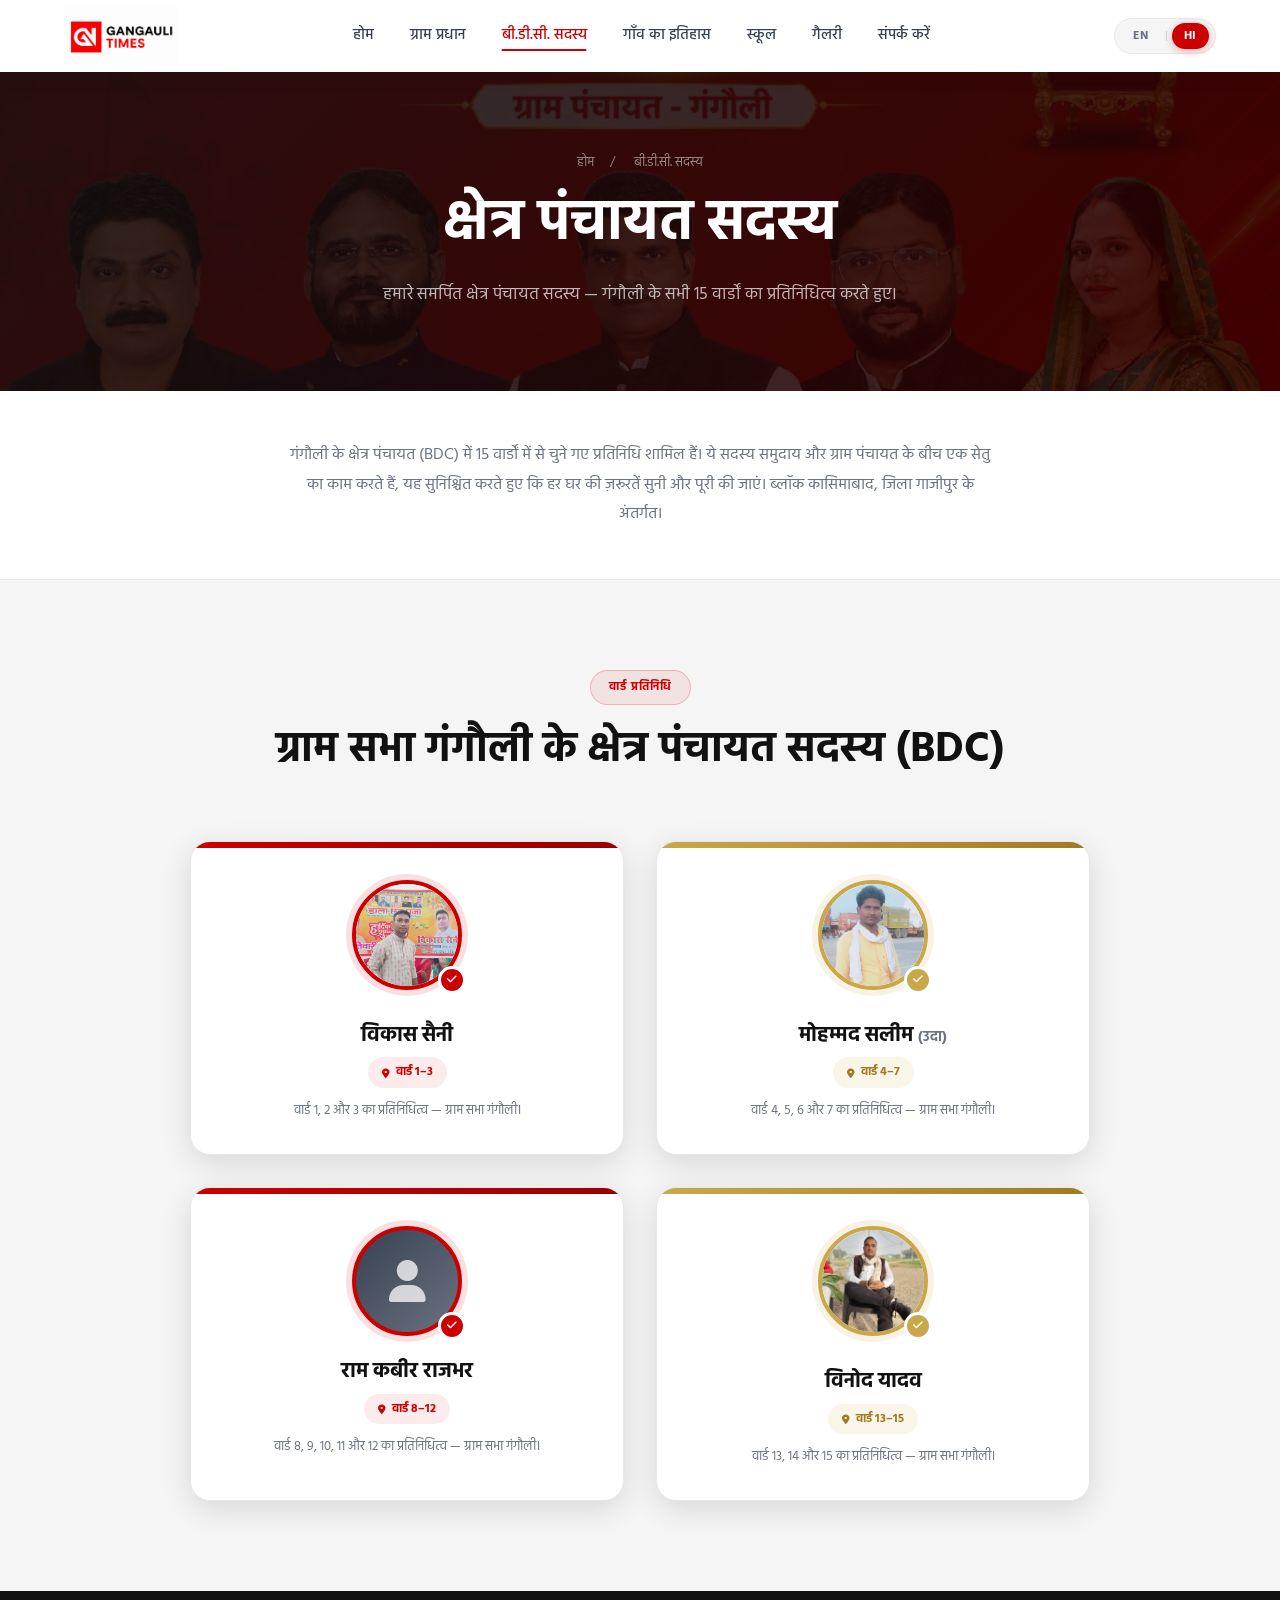
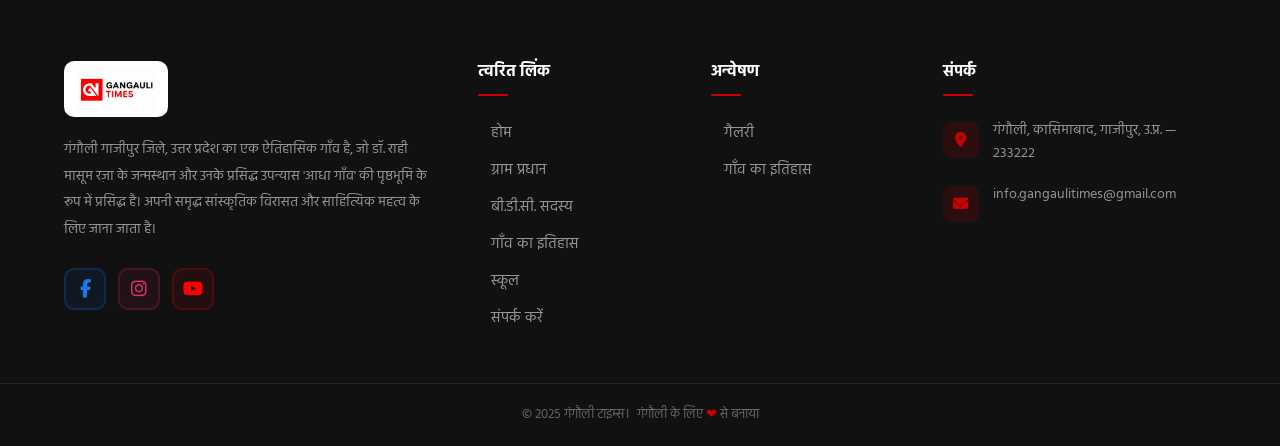
<file: bdc-members.html>
﻿<!DOCTYPE html>
<html lang="hi">
<head>
  <meta charset="UTF-8" />
  <meta name="viewport" content="width=device-width, initial-scale=1.0" />
  <title>बी.डी.सी. सदस्य — गंगौली टाइम्स</title>
  <meta name="description" content="Gangauli Gram Sabha ke Block Development Committee (BDC) members — 15 wards ke nirvachit pratinidhi." />
  <link rel="icon" type="image/png" href="favicon.png" />
  <link rel="stylesheet" href="style.css" />
  <link rel="stylesheet" href="https://cdnjs.cloudflare.com/ajax/libs/font-awesome/6.5.0/css/all.min.css" crossorigin="anonymous" />
</head>
<body class="lang-hi">

<!-- NAVBAR -->
<nav class="navbar">
  <div class="container">
    <a href="index.html" class="navbar-brand">
      <img src="logo.png" alt="Gangauli Times Logo" class="navbar-logo" />
    </a>
    <ul class="navbar-nav">
      <li><a href="index.html" class="nav-link"><span class="en">Home</span><span class="hi">होम</span></a></li>
      <li><a href="gram-pradhan.html" class="nav-link"><span class="en">Gram Pradhan</span><span class="hi">ग्राम प्रधान</span></a></li>
      <li><a href="bdc-members.html" class="nav-link active"><span class="en">BDC Members</span><span class="hi">बी.डी.सी. सदस्य</span></a></li>
      <li><a href="history.html" class="nav-link"><span class="en">Village History</span><span class="hi">गाँव का इतिहास</span></a></li>
      <li><a href="schools.html" class="nav-link"><span class="en">Schools</span><span class="hi">स्कूल</span></a></li>
      <li><a href="gallery.html" class="nav-link"><span class="en">Gallery</span><span class="hi">गैलरी</span></a></li>
      <li><a href="contact.html" class="nav-link"><span class="en">Contact</span><span class="hi">संपर्क करें</span></a></li>
    </ul>
        <!-- Language Toggle in Navbar -->
    <div class="navbar-lang" id="navbar-lang">
      <button class="nav-lang-btn" id="lang-en" title="English">EN</button>
      <span class="nav-lang-divider">|</span>
      <button class="nav-lang-btn active" id="lang-hi" title="हिंदी">HI</button>
    </div>

    <button class="hamburger" id="hamburger"><span></span><span></span><span></span></button>
  </div>
  <div class="mobile-nav" id="mobile-nav">
    <a href="index.html" class="nav-link"><span class="en">Home</span><span class="hi">होम</span></a>
    <a href="gram-pradhan.html" class="nav-link"><span class="en">Gram Pradhan</span><span class="hi">ग्राम प्रधान</span></a>
    <a href="bdc-members.html" class="nav-link"><span class="en">BDC Members</span><span class="hi">बी.डी.सी. सदस्य</span></a>
    <a href="history.html" class="nav-link"><span class="en">Village History</span><span class="hi">गाँव का इतिहास</span></a>
    <a href="schools.html" class="nav-link"><span class="en">Schools</span><span class="hi">स्कूल</span></a>
    <a href="gallery.html" class="nav-link"><span class="en">Gallery</span><span class="hi">गैलरी</span></a>
    <a href="contact.html" class="nav-link"><span class="en">Contact</span><span class="hi">संपर्क करें</span></a>
  </div>
</nav>

<!-- PAGE HERO -->
<section class="page-hero">
  <div class="page-hero-content">
    <div class="page-hero-breadcrumb">
      <a href="index.html"><span class="en">Home</span><span class="hi">होम</span></a><span>/</span>
      <span class="en">BDC Members</span><span class="hi">बी.डी.सी. सदस्य</span>
    </div>
    <h1><span class="en">BDC Members</span><span class="hi">क्षेत्र पंचायत सदस्य</span></h1>
    <p>
      <span class="en">Our dedicated Block Development Committee members — representing all 15 wards of Gangauli.</span>
      <span class="hi">हमारे समर्पित क्षेत्र पंचायत सदस्य — गंगौली के सभी 15 वार्डों का प्रतिनिधित्व करते हुए।</span>
    </p>
  </div>
</section>

<!-- BDC INFO BANNER -->
<section style="background:var(--white);padding:50px 0;border-bottom:1px solid var(--gray-200);">
  <div class="container">
    <div style="max-width:700px;margin:0 auto;text-align:center;">
      <p style="font-size:15.5px;color:var(--gray-500);line-height:1.9;">
        <span class="en">The Block Development Committee (BDC) of Gangauli consists of elected representatives from each of the 15 wards. These members work as a bridge between the community and the Gram Panchayat, ensuring that every household's needs are heard and addressed. Under Block Kasimabad, Ghazipur district.</span>
        <span class="hi">गंगौली के क्षेत्र पंचायत (BDC) में 15 वार्डों में से चुने गए प्रतिनिधि शामिल हैं। ये सदस्य समुदाय और ग्राम पंचायत के बीच एक सेतु का काम करते हैं, यह सुनिश्चित करते हुए कि हर घर की ज़रूरतें सुनी और पूरी की जाएं। ब्लॉक कासिमाबाद, जिला गाजीपुर के अंतर्गत।</span>
      </p>
    </div>
  </div>
</section>

<!-- BDC MEMBERS GRID -->
<section class="section section-bg-gray">
  <div class="container">
    <div class="section-header">
      <span class="section-label"><span class="en">Ward Representatives</span><span class="hi">वार्ड प्रतिनिधि</span></span>
      <h2 class="section-title reveal">
        <span class="en">Gram Sabha Gangauli — BDC Members</span>
        <span class="hi">ग्राम सभा गंगौली के क्षेत्र पंचायत सदस्य (BDC)</span>
      </h2>
    </div>

    <!-- BDC Cards Grid: 2 col desktop, 1 col mobile -->
    <div style="display:grid;grid-template-columns:repeat(2,1fr);gap:32px;max-width:900px;margin:0 auto;">

      <!-- BDC Member 1: Vikas Saini -->
      <div class="bdc-card reveal reveal-delay-1" style="border-radius:20px;overflow:hidden;box-shadow:var(--shadow-md);background:var(--white);transition:var(--transition);"
           onmouseover="this.style.transform='translateY(-8px)';this.style.boxShadow='var(--shadow-lg)'"
           onmouseout="this.style.transform='translateY(0)';this.style.boxShadow='var(--shadow-md)'">
        <div style="height:6px;background:linear-gradient(90deg,var(--red-primary),var(--red-dark));"></div>
        <div style="padding:32px 24px;text-align:center;">
          <div style="position:relative;display:inline-block;margin-bottom:18px;">
            <img src="bdc-vikas.jpg" alt="Vikas Saini" loading="lazy"
                 style="width:110px;height:110px;border-radius:50%;object-fit:cover;object-position:top center;border:4px solid var(--red-primary);box-shadow:0 0 0 6px rgba(204,0,0,0.12);" />
            <div style="position:absolute;bottom:-4px;right:-4px;width:28px;height:28px;background:var(--red-primary);border-radius:50%;display:flex;align-items:center;justify-content:center;border:3px solid white;">
              <i class="fa-solid fa-check" style="color:white;font-size:11px;"></i>
            </div>
          </div>
          <div style="font-size:21px;font-weight:800;color:var(--black);margin-bottom:4px;">
            <span class="en">Vikas Saini</span>
            <span class="hi">विकास सैनी</span>
          </div>
          <div style="display:inline-flex;align-items:center;gap:6px;background:rgba(204,0,0,0.08);color:var(--red-primary);padding:5px 14px;border-radius:50px;font-size:12px;font-weight:700;margin-bottom:12px;">
            <i class="fa-solid fa-location-dot" style="font-size:10px;"></i>
            <span class="en">Ward 1 – 3</span><span class="hi">वार्ड 1–3</span>
          </div>
          <p style="font-size:13px;color:var(--gray-500);line-height:1.7;margin:0;">
            <span class="en">Representing wards 1, 2 and 3 — Gram Sabha Gangauli.</span>
            <span class="hi">वार्ड 1, 2 और 3 का प्रतिनिधित्व — ग्राम सभा गंगौली।</span>
          </p>
        </div>
      </div>

      <!-- BDC Member 2: Mohammed Salim (Uda) -->
      <div class="bdc-card reveal reveal-delay-2" style="border-radius:20px;overflow:hidden;box-shadow:var(--shadow-md);background:var(--white);transition:var(--transition);"
           onmouseover="this.style.transform='translateY(-8px)';this.style.boxShadow='var(--shadow-lg)'"
           onmouseout="this.style.transform='translateY(0)';this.style.boxShadow='var(--shadow-md)'">
        <div style="height:6px;background:linear-gradient(90deg,var(--gold),#a07a20);"></div>
        <div style="padding:32px 24px;text-align:center;">
          <div style="position:relative;display:inline-block;margin-bottom:18px;">
            <img src="bdc-salim.jpg" alt="Mohammed Salim" loading="lazy"
                 style="width:110px;height:110px;border-radius:50%;object-fit:cover;object-position:top center;border:4px solid var(--gold);box-shadow:0 0 0 6px rgba(201,168,76,0.15);" />
            <div style="position:absolute;bottom:-4px;right:-4px;width:28px;height:28px;background:var(--gold);border-radius:50%;display:flex;align-items:center;justify-content:center;border:3px solid white;">
              <i class="fa-solid fa-check" style="color:white;font-size:11px;"></i>
            </div>
          </div>
          <div style="font-size:21px;font-weight:800;color:var(--black);margin-bottom:4px;">
            <span class="en">Mohammed Salim <em style="font-style:normal;font-size:14px;color:var(--gray-500);">(Uda)</em></span>
            <span class="hi">मोहम्मद सलीम <em style="font-style:normal;font-size:14px;color:var(--gray-500);">(उदा)</em></span>
          </div>
          <div style="display:inline-flex;align-items:center;gap:6px;background:rgba(201,168,76,0.12);color:#a07a20;padding:5px 14px;border-radius:50px;font-size:12px;font-weight:700;margin-bottom:12px;">
            <i class="fa-solid fa-location-dot" style="font-size:10px;"></i>
            <span class="en">Ward 4 – 7</span><span class="hi">वार्ड 4–7</span>
          </div>
          <p style="font-size:13px;color:var(--gray-500);line-height:1.7;margin:0;">
            <span class="en">Representing wards 4, 5, 6 and 7 — Gram Sabha Gangauli.</span>
            <span class="hi">वार्ड 4, 5, 6 और 7 का प्रतिनिधित्व — ग्राम सभा गंगौली।</span>
          </p>
        </div>
      </div>

      <!-- BDC Member 3: Ram Kabir Rajbhar -->
      <div class="bdc-card reveal reveal-delay-3" style="border-radius:20px;overflow:hidden;box-shadow:var(--shadow-md);background:var(--white);transition:var(--transition);"
           onmouseover="this.style.transform='translateY(-8px)';this.style.boxShadow='var(--shadow-lg)'"
           onmouseout="this.style.transform='translateY(0)';this.style.boxShadow='var(--shadow-md)'">
        <div style="height:6px;background:linear-gradient(90deg,var(--red-primary),var(--red-dark));"></div>
        <div style="padding:32px 24px;text-align:center;">
          <div style="position:relative;display:inline-block;margin-bottom:18px;">
            <div style="width:110px;height:110px;border-radius:50%;background:linear-gradient(135deg,#374151,#6b7280);border:4px solid var(--red-primary);box-shadow:0 0 0 6px rgba(204,0,0,0.12);display:flex;align-items:center;justify-content:center;">
              <i class="fa-solid fa-user" style="font-size:42px;color:rgba(255,255,255,0.75);"></i>
            </div>
            <div style="position:absolute;bottom:-4px;right:-4px;width:28px;height:28px;background:var(--red-primary);border-radius:50%;display:flex;align-items:center;justify-content:center;border:3px solid white;">
              <i class="fa-solid fa-check" style="color:white;font-size:11px;"></i>
            </div>
          </div>
          <div style="font-size:21px;font-weight:800;color:var(--black);margin-bottom:4px;">
            <span class="en">Ram Kabir Rajbhar</span>
            <span class="hi">राम कबीर राजभर</span>
          </div>
          <div style="display:inline-flex;align-items:center;gap:6px;background:rgba(204,0,0,0.08);color:var(--red-primary);padding:5px 14px;border-radius:50px;font-size:12px;font-weight:700;margin-bottom:12px;">
            <i class="fa-solid fa-location-dot" style="font-size:10px;"></i>
            <span class="en">Ward 8 – 12</span><span class="hi">वार्ड 8–12</span>
          </div>
          <p style="font-size:13px;color:var(--gray-500);line-height:1.7;margin:0;">
            <span class="en">Representing wards 8, 9, 10, 11 and 12 — Gram Sabha Gangauli.</span>
            <span class="hi">वार्ड 8, 9, 10, 11 और 12 का प्रतिनिधित्व — ग्राम सभा गंगौली।</span>
          </p>
        </div>
      </div>

      <!-- BDC Member 4: Vinod Yadav -->
      <div class="bdc-card reveal reveal-delay-4" style="border-radius:20px;overflow:hidden;box-shadow:var(--shadow-md);background:var(--white);transition:var(--transition);"
           onmouseover="this.style.transform='translateY(-8px)';this.style.boxShadow='var(--shadow-lg)'"
           onmouseout="this.style.transform='translateY(0)';this.style.boxShadow='var(--shadow-md)'">
        <div style="height:6px;background:linear-gradient(90deg,var(--gold),#a07a20);"></div>
        <div style="padding:32px 24px;text-align:center;">
          <div style="position:relative;display:inline-block;margin-bottom:18px;">
            <img src="bdc-vinod.jpg" alt="Vinod Yadav" loading="lazy"
                 style="width:110px;height:110px;border-radius:50%;object-fit:cover;object-position:top center;border:4px solid var(--gold);box-shadow:0 0 0 6px rgba(201,168,76,0.15);" />
            <div style="position:absolute;bottom:-4px;right:-4px;width:28px;height:28px;background:var(--gold);border-radius:50%;display:flex;align-items:center;justify-content:center;border:3px solid white;">
              <i class="fa-solid fa-check" style="color:white;font-size:11px;"></i>
            </div>
          </div>
          <div style="font-size:21px;font-weight:800;color:var(--black);margin-bottom:4px;">
            <span class="en">Vinod Yadav</span>
            <span class="hi">विनोद यादव</span>
          </div>
          <div style="display:inline-flex;align-items:center;gap:6px;background:rgba(201,168,76,0.12);color:#a07a20;padding:5px 14px;border-radius:50px;font-size:12px;font-weight:700;margin-bottom:12px;">
            <i class="fa-solid fa-location-dot" style="font-size:10px;"></i>
            <span class="en">Ward 13 – 15</span><span class="hi">वार्ड 13–15</span>
          </div>
          <p style="font-size:13px;color:var(--gray-500);line-height:1.7;margin:0;">
            <span class="en">Representing wards 13, 14 and 15 — Gram Sabha Gangauli.</span>
            <span class="hi">वार्ड 13, 14 और 15 का प्रतिनिधित्व — ग्राम सभा गंगौली।</span>
          </p>
        </div>
      </div>

    </div>
  </div>
</section>

<!-- FOOTER -->
<footer class="footer" role="contentinfo">
  <div class="container">
    <div class="footer-grid">
      <!-- Brand -->
      <div>
        <img src="logo_full.png" alt="Gangauli Times" class="footer-logo-img" />
        <p class="footer-desc">
          <span class="en">Gangauli is a historic village in Ghazipur district, Uttar Pradesh — famous as the birthplace of Dr. Rahi Masoom Raza and the backdrop of his iconic novel 'Aadha Gaon'. Known for its rich cultural heritage and literary significance.</span>
          <span class="hi">गंगौली गाजीपुर जिले, उत्तर प्रदेश का एक ऐतिहासिक गाँव है, जो डॉ. राही मासूम रज़ा के जन्मस्थान और उनके प्रसिद्ध उपन्यास 'आधा गाँव' की पृष्ठभूमि के रूप में प्रसिद्ध है। अपनी समृद्ध सांस्कृतिक विरासत और साहित्यिक महत्व के लिए जाना जाता है।</span>
        </p>
        <div class="footer-social">
          <a href="https://www.facebook.com/gangaulitimes" target="_blank" rel="noopener" class="footer-social-btn facebook" aria-label="Facebook"><i class="fa-brands fa-facebook-f"></i></a>
          <a href="https://www.instagram.com/gangaulitimes" target="_blank" rel="noopener" class="footer-social-btn instagram" aria-label="Instagram"><i class="fa-brands fa-instagram"></i></a>
          <a href="https://www.youtube.com/@GangauliTimes" target="_blank" rel="noopener" class="footer-social-btn youtube" aria-label="YouTube"><i class="fa-brands fa-youtube"></i></a>
        </div>
      </div>
      <!-- Quick Links -->
      <div>
        <h4 class="footer-heading"><span class="en">Quick Links</span><span class="hi">त्वरित लिंक</span></h4>
        <ul class="footer-links">
          <li><a href="index.html"><span class="en">Home</span><span class="hi">होम</span></a></li>
          <li><a href="gram-pradhan.html"><span class="en">Gram Pradhan</span><span class="hi">ग्राम प्रधान</span></a></li>
          <li><a href="bdc-members.html"><span class="en">BDC Members</span><span class="hi">बी.डी.सी. सदस्य</span></a></li>
          <li><a href="history.html"><span class="en">Village History</span><span class="hi">गाँव का इतिहास</span></a></li>
          <li><a href="schools.html"><span class="en">Schools</span><span class="hi">स्कूल</span></a></li>
          <li><a href="contact.html"><span class="en">Contact</span><span class="hi">संपर्क करें</span></a></li>
        </ul>
      </div>
      <!-- Explore -->
      <div>
        <h4 class="footer-heading"><span class="en">Explore</span><span class="hi">अन्वेषण</span></h4>
        <ul class="footer-links">
          <li><a href="gallery.html"><span class="en">Gallery</span><span class="hi">गैलरी</span></a></li>
          <li><a href="history.html"><span class="en">Village History</span><span class="hi">गाँव का इतिहास</span></a></li>
        </ul>
      </div>
      <!-- Contact -->
      <div>
        <h4 class="footer-heading"><span class="en">Contact</span><span class="hi">संपर्क</span></h4>
        <div class="footer-contact-item">
          <div class="footer-contact-icon"><i class="fa-solid fa-location-dot"></i></div>
          <div class="footer-contact-text"><span class="en">Gangauli, Kasimabad, Ghazipur, UP — 233222</span><span class="hi">गंगौली, कासिमाबाद, गाजीपुर, उ.प्र. — 233222</span></div>
        </div>
        <div class="footer-contact-item">
          <div class="footer-contact-icon"><i class="fa-solid fa-envelope"></i></div>
          <div class="footer-contact-text">info.gangaulitimes@gmail.com</div>
        </div>
      </div>
    </div>
  </div>
  <div class="footer-bottom">
    <div class="container" style="display:flex;justify-content:space-between;align-items:center;flex-wrap:wrap;gap:8px;">
      <span><span class="en">&copy; 2025 Gangauli Times.</span><span class="hi">&copy; 2025 गंगौली टाइम्स।</span></span>
      <span><span class="en">Made with <span style="color:var(--red-primary);">&#10084;</span> for Gangauli</span><span class="hi">गंगौली के लिए <span style="color:var(--red-primary);">&#10084;</span> से बनाया</span></span>
    </div>
  </div>
</footer>
<button class="back-to-top" id="back-to-top"><i class="fa-solid fa-chevron-up"></i></button>
<script src="main.js"></script>
</body>
</html>
</file>
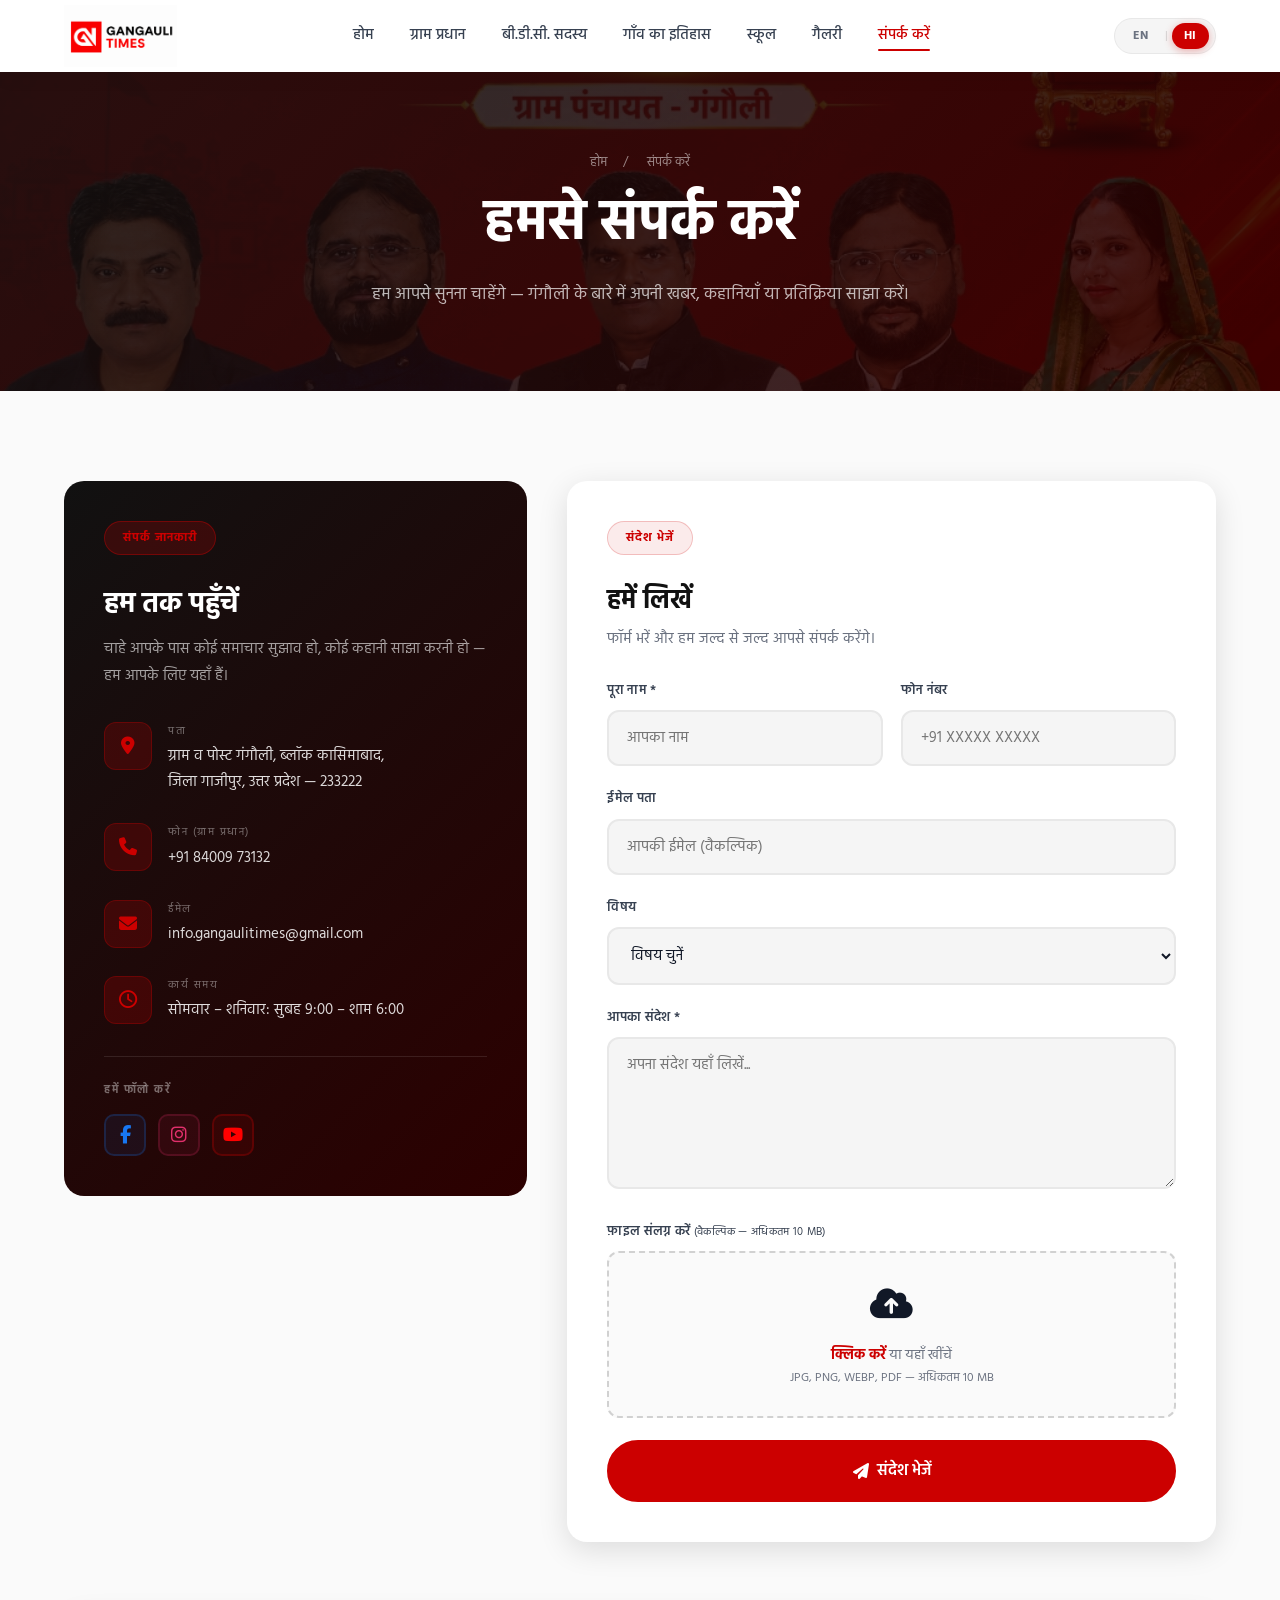
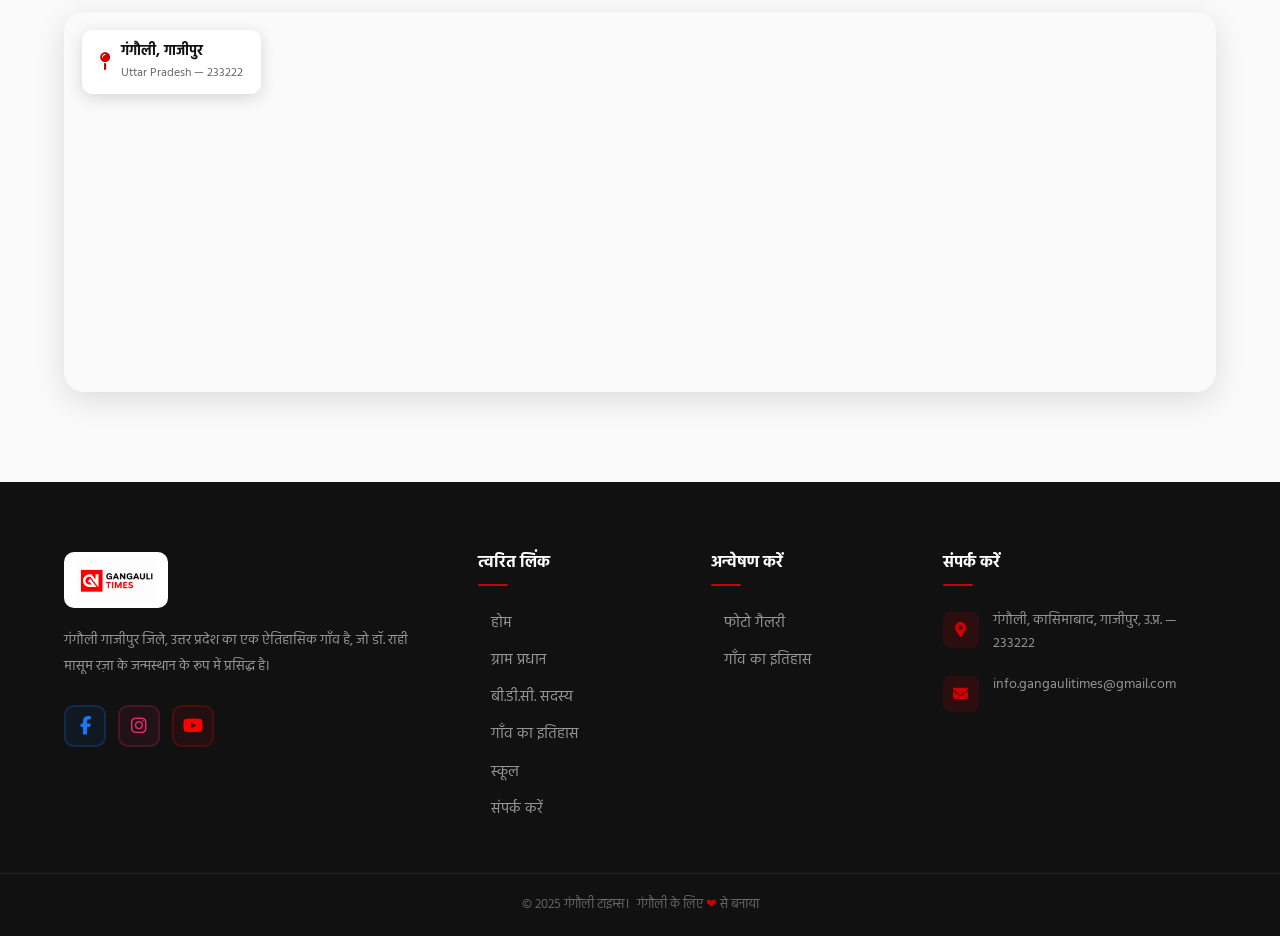
<file: contact.html>
<!DOCTYPE html>
<html lang="hi">
<head>
  <meta charset="UTF-8" />
  <meta name="viewport" content="width=device-width, initial-scale=1.0" />
  <title>संपर्क करें — Gangauli Times</title>
  <meta name="description" content="Contact Gangauli Times — reach out to us for news, information, or to share your story about Gangauli village, Ghazipur, UP." />
  <link rel="icon" type="image/png" href="favicon.png" />
  <link rel="stylesheet" href="style.css" />
  <link rel="stylesheet" href="https://cdnjs.cloudflare.com/ajax/libs/font-awesome/6.5.0/css/all.min.css" crossorigin="anonymous" />
  <style>
    .file-upload-zone {
      border: 2px dashed var(--gray-300);
      border-radius: 12px;
      padding: 26px 20px;
      text-align: center;
      cursor: pointer;
      transition: border-color .2s, background .2s;
      background: #fafafa;
      position: relative;
    }
    .file-upload-zone:hover, .file-upload-zone.drag-over {
      border-color: var(--red-primary);
      background: rgba(204,0,0,0.03);
    }
    .file-upload-zone input[type="file"] {
      position: absolute; inset: 0; opacity: 0;
      cursor: pointer; width: 100%; height: 100%;
    }
    .file-upload-icon { font-size: 34px; color: var(--gray-400); margin-bottom: 8px; }
    .file-upload-text { font-size: 14px; color: var(--gray-500); line-height: 1.6; }
    .file-upload-text strong { color: var(--red-primary); }
    #file-preview {
      margin-top: 10px; background: rgba(22,101,52,0.08);
      border: 1px solid rgba(22,101,52,0.2); border-radius: 10px;
      padding: 10px 14px; font-size: 13px; font-weight: 600;
      color: #166534; align-items: center; gap: 10px; display: none;
    }
    #file-error { display:none; color:#dc2626; font-size:13px; margin-top:6px; font-weight:600; }
    #form-success {
      display:none; background:#dcfce7; border:1px solid #86efac;
      border-radius:12px; padding:16px 20px; color:#166534;
      font-size:15px; font-weight:600; text-align:center; margin-top:16px;
    }
    #form-error-msg {
      display:none; background:#fee2e2; border:1px solid #fca5a5;
      border-radius:12px; padding:16px 20px; color:#991b1b;
      font-size:15px; font-weight:600; text-align:center; margin-top:16px;
    }
    .contact-grid { display:grid; grid-template-columns:1fr 1.4fr; gap:40px; align-items:start; }
    @media(max-width:900px) { .contact-grid { grid-template-columns:1fr; } }
  </style>
</head>
<body class="lang-hi">

<!-- NAVBAR -->
<nav class="navbar" role="navigation" aria-label="Main Navigation">
  <div class="container">
    <a href="index.html" class="navbar-brand">
      <img src="logo.png" alt="Gangauli Times Logo" class="navbar-logo" />
    </a>
    <ul class="navbar-nav">
      <li><a href="index.html" class="nav-link"><span class="en">Home</span><span class="hi">होम</span></a></li>
      <li><a href="gram-pradhan.html" class="nav-link"><span class="en">Gram Pradhan</span><span class="hi">ग्राम प्रधान</span></a></li>
      <li><a href="bdc-members.html" class="nav-link"><span class="en">BDC Members</span><span class="hi">बी.डी.सी. सदस्य</span></a></li>
      <li><a href="history.html" class="nav-link"><span class="en">Village History</span><span class="hi">गाँव का इतिहास</span></a></li>
      <li><a href="schools.html" class="nav-link"><span class="en">Schools</span><span class="hi">स्कूल</span></a></li>
      <li><a href="gallery.html" class="nav-link"><span class="en">Gallery</span><span class="hi">गैलरी</span></a></li>
      <li><a href="contact.html" class="nav-link active"><span class="en">Contact</span><span class="hi">संपर्क करें</span></a></li>
    </ul>
    <div class="navbar-lang" id="navbar-lang">
      <button class="nav-lang-btn" id="lang-en" title="English">EN</button>
      <span class="nav-lang-divider">|</span>
      <button class="nav-lang-btn active" id="lang-hi" title="हिंदी">HI</button>
    </div>
    <button class="hamburger" id="hamburger" aria-label="Toggle Mobile Menu" aria-expanded="false">
      <span></span><span></span><span></span>
    </button>
  </div>
  <div class="mobile-nav" id="mobile-nav">
    <a href="index.html" class="nav-link"><span class="en">Home</span><span class="hi">होम</span></a>
    <a href="gram-pradhan.html" class="nav-link"><span class="en">Gram Pradhan</span><span class="hi">ग्राम प्रधान</span></a>
    <a href="bdc-members.html" class="nav-link"><span class="en">BDC Members</span><span class="hi">बी.डी.सी. सदस्य</span></a>
    <a href="history.html" class="nav-link"><span class="en">Village History</span><span class="hi">गाँव का इतिहास</span></a>
    <a href="schools.html" class="nav-link"><span class="en">Schools</span><span class="hi">स्कूल</span></a>
    <a href="gallery.html" class="nav-link"><span class="en">Gallery</span><span class="hi">गैलरी</span></a>
    <a href="contact.html" class="nav-link"><span class="en">Contact</span><span class="hi">संपर्क करें</span></a>
  </div>
</nav>

<!-- PAGE HERO -->
<section class="page-hero">
  <div class="page-hero-content">
    <div class="page-hero-breadcrumb">
      <a href="index.html"><span class="en">Home</span><span class="hi">होम</span></a><span>/</span>
      <span class="en">Contact Us</span><span class="hi">संपर्क करें</span>
    </div>
    <h1><span class="en">Get in Touch</span><span class="hi">हमसे संपर्क करें</span></h1>
    <p>
      <span class="en">We'd love to hear from you — share your news, stories, or feedback about Gangauli.</span>
      <span class="hi">हम आपसे सुनना चाहेंगे — गंगौली के बारे में अपनी खबर, कहानियाँ या प्रतिक्रिया साझा करें।</span>
    </p>
  </div>
</section>

<!-- CONTACT SECTION -->
<section class="section" style="background:var(--off-white);">
  <div class="container">
    <div class="contact-grid">

      <!-- Info Panel -->
      <div class="contact-info-card reveal">
        <div style="position:relative;z-index:1;">
          <span class="section-label" style="background:rgba(204,0,0,0.2);border-color:rgba(204,0,0,0.4);">
            <span class="en">Contact Information</span><span class="hi">संपर्क जानकारी</span>
          </span>
          <h2 style="font-size:28px;color:var(--white);margin:14px 0 10px;">
            <span class="en">Reach Out to Us</span><span class="hi">हम तक पहुँचें</span>
          </h2>
          <p style="color:rgba(255,255,255,0.6);font-size:15px;line-height:1.8;margin-bottom:32px;">
            <span class="en">Whether you have a news tip, want to share a story, or simply want to connect — we're here for you.</span>
            <span class="hi">चाहे आपके पास कोई समाचार सुझाव हो, कोई कहानी साझा करनी हो — हम आपके लिए यहाँ हैं।</span>
          </p>
          <div class="contact-info-item">
            <div class="contact-info-icon"><i class="fa-solid fa-location-dot"></i></div>
            <div>
              <div class="contact-info-label"><span class="en">Address</span><span class="hi">पता</span></div>
              <div class="contact-info-value">
                <span class="en">Gram &amp; Post Gangauli, Block Kasimabad,<br/>District Ghazipur, Uttar Pradesh — 233222</span>
                <span class="hi">ग्राम व पोस्ट गंगौली, ब्लॉक कासिमाबाद,<br/>जिला गाजीपुर, उत्तर प्रदेश — 233222</span>
              </div>
            </div>
          </div>
          <div class="contact-info-item">
            <div class="contact-info-icon"><i class="fa-solid fa-phone"></i></div>
            <div>
              <div class="contact-info-label"><span class="en">Phone (Gram Pradhan)</span><span class="hi">फोन (ग्राम प्रधान)</span></div>
              <div class="contact-info-value"><a href="tel:+918400973132" style="color:inherit;text-decoration:none;">+91 84009 73132</a></div>
            </div>
          </div>
          <div class="contact-info-item">
            <div class="contact-info-icon"><i class="fa-solid fa-envelope"></i></div>
            <div>
              <div class="contact-info-label"><span class="en">Email</span><span class="hi">ईमेल</span></div>
              <div class="contact-info-value">info.gangaulitimes@gmail.com</div>
            </div>
          </div>
          <div class="contact-info-item" style="border:none;margin-bottom:0;">
            <div class="contact-info-icon"><i class="fa-regular fa-clock"></i></div>
            <div>
              <div class="contact-info-label"><span class="en">Working Hours</span><span class="hi">कार्य समय</span></div>
              <div class="contact-info-value">
                <span class="en">Monday – Saturday: 9:00 AM – 6:00 PM</span>
                <span class="hi">सोमवार – शनिवार: सुबह 9:00 – शाम 6:00</span>
              </div>
            </div>
          </div>
          <div style="margin-top:32px;padding-top:24px;border-top:1px solid rgba(255,255,255,0.1);">
            <div style="font-size:11px;font-weight:700;letter-spacing:1.5px;text-transform:uppercase;color:rgba(255,255,255,0.4);margin-bottom:14px;">
              <span class="en">Follow Us</span><span class="hi">हमें फॉलो करें</span>
            </div>
            <div style="display:flex;gap:12px;">
              <a href="https://www.facebook.com/gangaulitimes" target="_blank" rel="noopener" class="footer-social-btn facebook" aria-label="Facebook"><i class="fa-brands fa-facebook-f"></i></a>
              <a href="https://www.instagram.com/gangaulitimes" target="_blank" rel="noopener" class="footer-social-btn instagram" aria-label="Instagram"><i class="fa-brands fa-instagram"></i></a>
              <a href="https://www.youtube.com/@GangauliTimes" target="_blank" rel="noopener" class="footer-social-btn youtube" aria-label="YouTube"><i class="fa-brands fa-youtube"></i></a>
            </div>
          </div>
        </div>
      </div>

      <!-- Contact Form -->
      <div class="contact-form-card reveal reveal-delay-2">
        <span class="section-label"><span class="en">Send a Message</span><span class="hi">संदेश भेजें</span></span>
        <h2 style="font-size:26px;margin:12px 0 6px;">
          <span class="en">Write to Us</span><span class="hi">हमें लिखें</span>
        </h2>
        <p style="font-size:15px;color:var(--gray-500);margin-bottom:28px;line-height:1.7;">
          <span class="en">Fill out the form and we'll get back to you as soon as possible.</span>
          <span class="hi">फॉर्म भरें और हम जल्द से जल्द आपसे संपर्क करेंगे।</span>
        </p>

        <form id="contact-form" novalidate>
          <!-- Web3Forms hidden fields -->
          <input type="hidden" name="access_key" value="6971ccb7-36f8-477c-bacd-cb6d3609abe7" />
          <input type="hidden" name="subject" value="Gangauli Times — नया संदेश" />
          <input type="hidden" name="from_name" value="Gangauli Times Website" />
          <input type="hidden" name="redirect" value="false" />
          <input type="checkbox" name="botcheck" style="display:none;" />

          <!-- Name + Phone -->
          <div style="display:grid;grid-template-columns:1fr 1fr;gap:18px;">
            <div class="form-group">
              <label class="form-label" for="contact-name">
                <span class="en">Full Name *</span><span class="hi">पूरा नाम *</span>
              </label>
              <input type="text" id="contact-name" name="name" class="form-control"
                     placeholder="आपका नाम"
                     data-ph-hi="आपका नाम" data-ph-en="Your full name" required />
            </div>
            <div class="form-group">
              <label class="form-label" for="contact-phone">
                <span class="en">Phone Number</span><span class="hi">फोन नंबर</span>
              </label>
              <input type="tel" id="contact-phone" name="phone" class="form-control"
                     placeholder="+91 XXXXX XXXXX"
                     data-ph-hi="+91 XXXXX XXXXX" data-ph-en="+91 XXXXX XXXXX" />
            </div>
          </div>

          <!-- Email -->
          <div class="form-group">
            <label class="form-label" for="contact-email">
              <span class="en">Email Address</span><span class="hi">ईमेल पता</span>
            </label>
            <input type="email" id="contact-email" name="email" class="form-control"
                   placeholder="आपकी ईमेल (वैकल्पिक)"
                   data-ph-hi="आपकी ईमेल (वैकल्पिक)" data-ph-en="your@email.com (optional)" />
          </div>

          <!-- Subject -->
          <div class="form-group">
            <label class="form-label" for="contact-subject">
              <span class="en">Subject</span><span class="hi">विषय</span>
            </label>
            <select id="contact-subject" name="subject_type" class="form-control">
              <option value="" data-hi="विषय चुनें" data-en="Select a subject">विषय चुनें</option>
              <option value="news" data-hi="समाचार / जानकारी" data-en="News / Information">समाचार / जानकारी</option>
              <option value="feedback" data-hi="प्रतिक्रिया" data-en="Feedback">प्रतिक्रिया</option>
              <option value="photos" data-hi="तस्वीरें साझा करें" data-en="Share Photos">तस्वीरें साझा करें</option>
              <option value="complaint" data-hi="शिकायत / समस्या" data-en="Complaint / Issue">शिकायत / समस्या</option>
              <option value="other" data-hi="अन्य" data-en="Other">अन्य</option>
            </select>
          </div>

          <!-- Message -->
          <div class="form-group">
            <label class="form-label" for="contact-message">
              <span class="en">Your Message *</span><span class="hi">आपका संदेश *</span>
            </label>
            <textarea id="contact-message" name="message" class="form-control" rows="5"
                      placeholder="अपना संदेश यहाँ लिखें..."
                      data-ph-hi="अपना संदेश यहाँ लिखें..." data-ph-en="Write your message here..." required></textarea>
          </div>

          <!-- File Upload -->
          <div class="form-group">
            <label class="form-label">
              <span class="en">Attach File <small style="font-weight:400;color:var(--gray-400);">(optional — JPG, PNG, WEBP, PDF — max 10 MB)</small></span>
              <span class="hi">फ़ाइल संलग्न करें <small style="font-weight:400;color:var(--gray-400);">(वैकल्पिक — अधिकतम 10 MB)</small></span>
            </label>
            <div class="file-upload-zone" id="file-upload-zone">
              <input type="file" id="contact-file" name="attachment"
                     accept=".jpg,.jpeg,.png,.webp,.pdf" />
              <div class="file-upload-icon"><i class="fa-solid fa-cloud-arrow-up"></i></div>
              <div class="file-upload-text">
                <span class="en"><strong>Click to upload</strong> or drag &amp; drop<br/><small>JPG, PNG, WEBP, PDF — max 10 MB</small></span>
                <span class="hi"><strong>क्लिक करें</strong> या यहाँ खींचें<br/><small>JPG, PNG, WEBP, PDF — अधिकतम 10 MB</small></span>
              </div>
            </div>
            <div id="file-preview">
              <i class="fa-solid fa-file-circle-check" style="font-size:16px;"></i>
              <span id="file-name"></span>
              <button type="button" id="file-remove" style="margin-left:auto;background:none;border:none;cursor:pointer;color:#991b1b;font-size:14px;" title="Remove">
                <i class="fa-solid fa-xmark"></i>
              </button>
            </div>
            <div id="file-error">
              <i class="fa-solid fa-circle-exclamation"></i>
              <span class="en"> File too large (max 10 MB). Please choose a smaller file.</span>
              <span class="hi"> फ़ाइल बहुत बड़ी है (अधिकतम 10 MB)।</span>
            </div>
          </div>

          <!-- Submit -->
          <button type="submit" id="submit-btn" class="btn btn-primary" style="width:100%;justify-content:center;padding:16px;font-size:16px;">
            <i class="fa-solid fa-paper-plane"></i>
            <span class="en">Send Message</span><span class="hi">संदेश भेजें</span>
          </button>

          <div id="form-success">
            <i class="fa-solid fa-circle-check" style="font-size:20px;"></i>&nbsp;
            <span class="en">Message sent successfully! We'll get back to you soon.</span>
            <span class="hi">संदेश सफलतापूर्वक भेज दिया गया! हम जल्द ही संपर्क करेंगे।</span>
          </div>
          <div id="form-error-msg">
            <i class="fa-solid fa-circle-xmark" style="font-size:20px;"></i>&nbsp;
            <span class="en">Something went wrong. Please try again or email us directly.</span>
            <span class="hi">कुछ गलत हुआ। पुनः प्रयास करें या सीधे ईमेल करें।</span>
          </div>
        </form>
      </div>
    </div>

    <!-- Map — Gangauli, Ghazipur 233222 -->
    <div class="reveal" style="margin-top:70px;">
      <div style="border-radius:20px;overflow:hidden;height:380px;position:relative;box-shadow:var(--shadow-md);">
        <iframe
          src="https://maps.google.com/maps?q=Gangauli%2C+Ghazipur%2C+Uttar+Pradesh+233222&t=&z=14&ie=UTF8&iwloc=&output=embed"
          width="100%" height="380" style="border:0;display:block;" allowfullscreen="" loading="lazy"
          referrerpolicy="no-referrer-when-downgrade"
          title="Gangauli, Ghazipur Location Map">
        </iframe>
        <div style="position:absolute;top:18px;left:18px;background:#fff;padding:10px 18px;border-radius:10px;box-shadow:0 4px 16px rgba(0,0,0,0.15);display:flex;align-items:center;gap:10px;z-index:1;">
          <i class="fa-solid fa-map-pin" style="color:var(--red-primary);font-size:18px;"></i>
          <div>
            <div style="font-size:14px;font-weight:800;color:#111;"><span class="en">Gangauli, Ghazipur</span><span class="hi">गंगौली, गाजीपुर</span></div>
            <div style="font-size:12px;color:#666;">Uttar Pradesh — 233222</div>
          </div>
        </div>
      </div>
    </div>
  </div>
</section>

<!-- FOOTER -->
<footer class="footer" role="contentinfo">
  <div class="container">
    <div class="footer-grid">
      <div>
        <img src="logo_full.png" alt="Gangauli Times" class="footer-logo-img" />
        <p class="footer-desc">
          <span class="en">Gangauli is a historic village in Ghazipur district, Uttar Pradesh — famous as the birthplace of Dr. Rahi Masoom Raza.</span>
          <span class="hi">गंगौली गाजीपुर जिले, उत्तर प्रदेश का एक ऐतिहासिक गाँव है, जो डॉ. राही मासूम रज़ा के जन्मस्थान के रूप में प्रसिद्ध है।</span>
        </p>
        <div class="footer-social">
          <a href="https://www.facebook.com/gangaulitimes" target="_blank" rel="noopener" class="footer-social-btn facebook" aria-label="Facebook"><i class="fa-brands fa-facebook-f"></i></a>
          <a href="https://www.instagram.com/gangaulitimes" target="_blank" rel="noopener" class="footer-social-btn instagram" aria-label="Instagram"><i class="fa-brands fa-instagram"></i></a>
          <a href="https://www.youtube.com/@GangauliTimes" target="_blank" rel="noopener" class="footer-social-btn youtube" aria-label="YouTube"><i class="fa-brands fa-youtube"></i></a>
        </div>
      </div>
      <div>
        <h4 class="footer-heading"><span class="en">Quick Links</span><span class="hi">त्वरित लिंक</span></h4>
        <ul class="footer-links">
          <li><a href="index.html"><span class="en">Home</span><span class="hi">होम</span></a></li>
          <li><a href="gram-pradhan.html"><span class="en">Gram Pradhan</span><span class="hi">ग्राम प्रधान</span></a></li>
          <li><a href="bdc-members.html"><span class="en">BDC Members</span><span class="hi">बी.डी.सी. सदस्य</span></a></li>
          <li><a href="history.html"><span class="en">Village History</span><span class="hi">गाँव का इतिहास</span></a></li>
          <li><a href="schools.html"><span class="en">Schools</span><span class="hi">स्कूल</span></a></li>
          <li><a href="contact.html"><span class="en">Contact</span><span class="hi">संपर्क करें</span></a></li>
        </ul>
      </div>
      <div>
        <h4 class="footer-heading"><span class="en">Explore</span><span class="hi">अन्वेषण करें</span></h4>
        <ul class="footer-links">
          <li><a href="gallery.html"><span class="en">Photo Gallery</span><span class="hi">फोटो गैलरी</span></a></li>
          <li><a href="history.html"><span class="en">Village History</span><span class="hi">गाँव का इतिहास</span></a></li>
        </ul>
      </div>
      <div>
        <h4 class="footer-heading"><span class="en">Contact Us</span><span class="hi">संपर्क करें</span></h4>
        <div class="footer-contact-item">
          <div class="footer-contact-icon"><i class="fa-solid fa-location-dot"></i></div>
          <div class="footer-contact-text">
            <span class="en">Gangauli, Kasimabad, Ghazipur, UP — 233222</span>
            <span class="hi">गंगौली, कासिमाबाद, गाजीपुर, उ.प्र. — 233222</span>
          </div>
        </div>
        <div class="footer-contact-item">
          <div class="footer-contact-icon"><i class="fa-solid fa-envelope"></i></div>
          <div class="footer-contact-text">info.gangaulitimes@gmail.com</div>
        </div>
      </div>
    </div>
  </div>
  <div class="footer-bottom">
    <div class="container" style="display:flex;justify-content:space-between;align-items:center;flex-wrap:wrap;gap:8px;">
      <span><span class="en">&copy; 2025 Gangauli Times.</span><span class="hi">&copy; 2025 गंगौली टाइम्स।</span></span>
      <span><span class="en">Made with <span style="color:var(--red-primary);">&#10084;</span> for Gangauli</span><span class="hi">गंगौली के लिए <span style="color:var(--red-primary);">&#10084;</span> से बनाया</span></span>
    </div>
  </div>
</footer>

<button class="back-to-top" id="back-to-top" aria-label="Back to Top"><i class="fa-solid fa-chevron-up"></i></button>
<script src="main.js"></script>
<script>
(function () {
  'use strict';

  /* ---- Language-responsive placeholders & select options ---- */
  function updateLang(lang) {
    document.querySelectorAll('[data-ph-hi][data-ph-en]').forEach(function (el) {
      el.placeholder = (lang === 'en') ? el.getAttribute('data-ph-en') : el.getAttribute('data-ph-hi');
    });
    var sel = document.getElementById('contact-subject');
    if (sel) {
      Array.from(sel.options).forEach(function (opt) {
        var txt = (lang === 'en') ? opt.getAttribute('data-en') : opt.getAttribute('data-hi');
        if (txt) opt.text = txt;
      });
    }
  }

  // Watch body class for language change
  new MutationObserver(function (muts) {
    muts.forEach(function (m) {
      if (m.attributeName === 'class') {
        updateLang(document.body.classList.contains('lang-en') ? 'en' : 'hi');
      }
    });
  }).observe(document.body, { attributes: true });

  document.addEventListener('DOMContentLoaded', function () {
    updateLang(document.body.classList.contains('lang-en') ? 'en' : 'hi');

    /* ---- File upload ---- */
    var fileInput  = document.getElementById('contact-file');
    var filePreview = document.getElementById('file-preview');
    var fileNameEl  = document.getElementById('file-name');
    var fileError   = document.getElementById('file-error');
    var fileRemove  = document.getElementById('file-remove');
    var zone        = document.getElementById('file-upload-zone');
    var MAX         = 10 * 1024 * 1024;

    function showFile(file) {
      fileError.style.display = 'none';
      if (!file) return;
      if (file.size > MAX) {
        fileError.style.display = 'block';
        filePreview.style.display = 'none';
        fileInput.value = '';
        return;
      }
      fileNameEl.textContent = file.name + ' (' + (file.size / 1024 / 1024).toFixed(2) + ' MB)';
      filePreview.style.display = 'flex';
    }

    if (fileInput)  fileInput.addEventListener('change', function () { showFile(this.files[0]); });
    if (fileRemove) fileRemove.addEventListener('click', function (e) {
      e.stopPropagation();
      fileInput.value = '';
      filePreview.style.display = 'none';
      fileError.style.display   = 'none';
    });
    if (zone) {
      zone.addEventListener('dragover',  function (e) { e.preventDefault(); zone.classList.add('drag-over'); });
      zone.addEventListener('dragleave', function ()  { zone.classList.remove('drag-over'); });
      zone.addEventListener('drop', function (e) {
        e.preventDefault(); zone.classList.remove('drag-over');
        var file = e.dataTransfer.files[0];
        if (!file) return;
        if (!['image/jpeg','image/png','image/webp','application/pdf'].includes(file.type)) {
          fileError.style.display = 'block'; return;
        }
        var dt = new DataTransfer(); dt.items.add(file);
        fileInput.files = dt.files;
        showFile(file);
      });
    }

    /* ---- Form submit via Web3Forms ---- */
    var form       = document.getElementById('contact-form');
    var submitBtn  = document.getElementById('submit-btn');
    var successMsg = document.getElementById('form-success');
    var errorMsg   = document.getElementById('form-error-msg');
    if (!form) return;

    form.addEventListener('submit', function (e) {
      e.preventDefault();

      // File size check
      var f = fileInput && fileInput.files[0];
      if (f && f.size > MAX) { fileError.style.display = 'block'; return; }

      // If access key not set yet → mailto fallback
      var keyVal = (form.querySelector('[name="access_key"]') || {}).value || '';
      if (!keyVal || keyVal === 'YOUR_ACCESS_KEY') {
        var name = document.getElementById('contact-name').value;
        var ph   = document.getElementById('contact-phone').value;
        var em   = document.getElementById('contact-email').value;
        var sub  = document.getElementById('contact-subject').value;
        var msg  = document.getElementById('contact-message').value;
        var body = 'नाम: ' + name + '\nफोन: ' + ph + '\nEmail: ' + em + '\nविषय: ' + sub + '\n\nसंदेश:\n' + msg;
        window.location.href = 'mailto:info.gangaulitimes@gmail.com?subject=Gangauli Times Contact&body=' + encodeURIComponent(body);
        return;
      }

      // Web3Forms submit
      submitBtn.disabled = true;
      submitBtn.innerHTML = '<i class="fa-solid fa-spinner fa-spin"></i> <span class="en">Sending...</span><span class="hi">भेजा जा रहा है...</span>';
      successMsg.style.display = 'none';
      errorMsg.style.display   = 'none';

      fetch('https://api.web3forms.com/submit', {
        method: 'POST',
        body: new FormData(form)
      })
      .then(function (r) { return r.json(); })
      .then(function (data) {
        if (data.success) {
          successMsg.style.display = 'block';
          successMsg.scrollIntoView({ behavior: 'smooth', block: 'center' });
          form.reset();
          if (filePreview) filePreview.style.display = 'none';
        } else {
          errorMsg.style.display = 'block';
        }
      })
      .catch(function () { errorMsg.style.display = 'block'; })
      .finally(function () {
        submitBtn.disabled = false;
        submitBtn.innerHTML = '<i class="fa-solid fa-paper-plane"></i> <span class="en">Send Message</span><span class="hi">संदेश भेजें</span>';
      });
    });
  });
}());
</script>
</body>
</html>
</file>
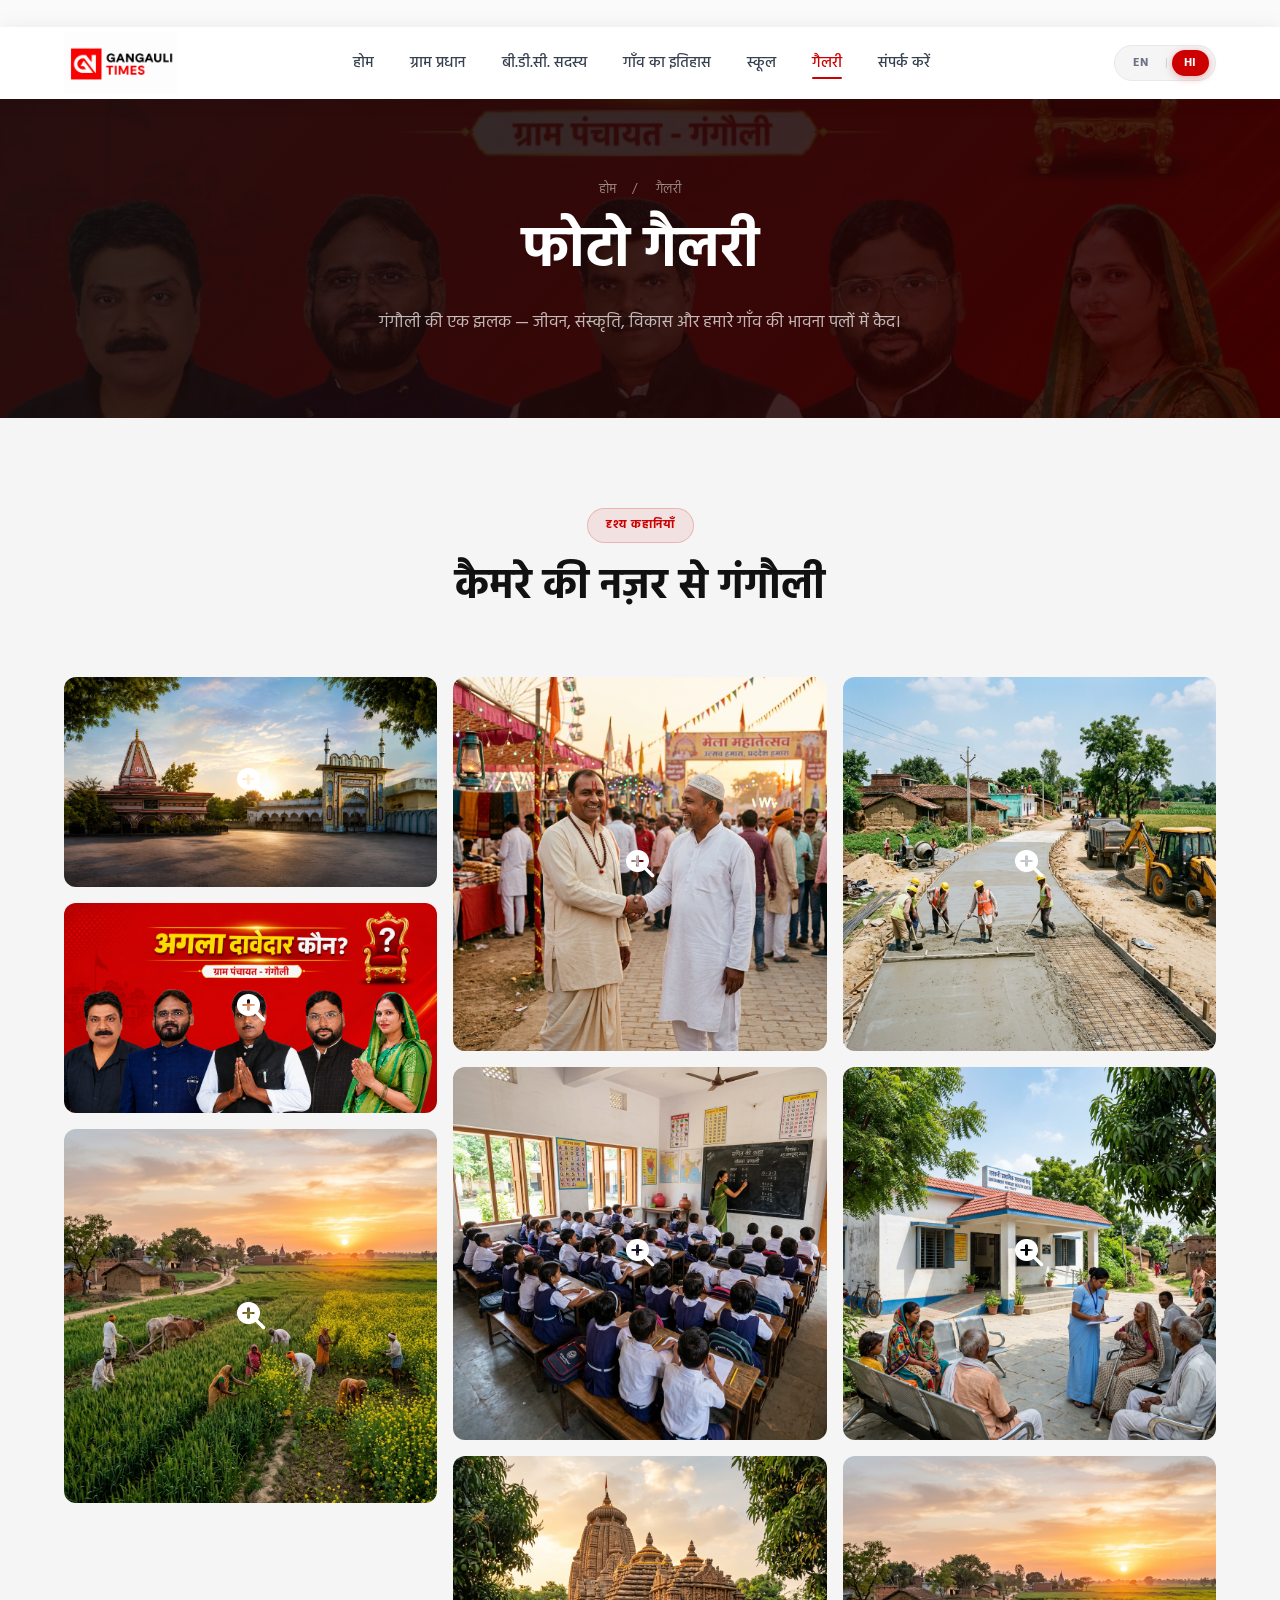
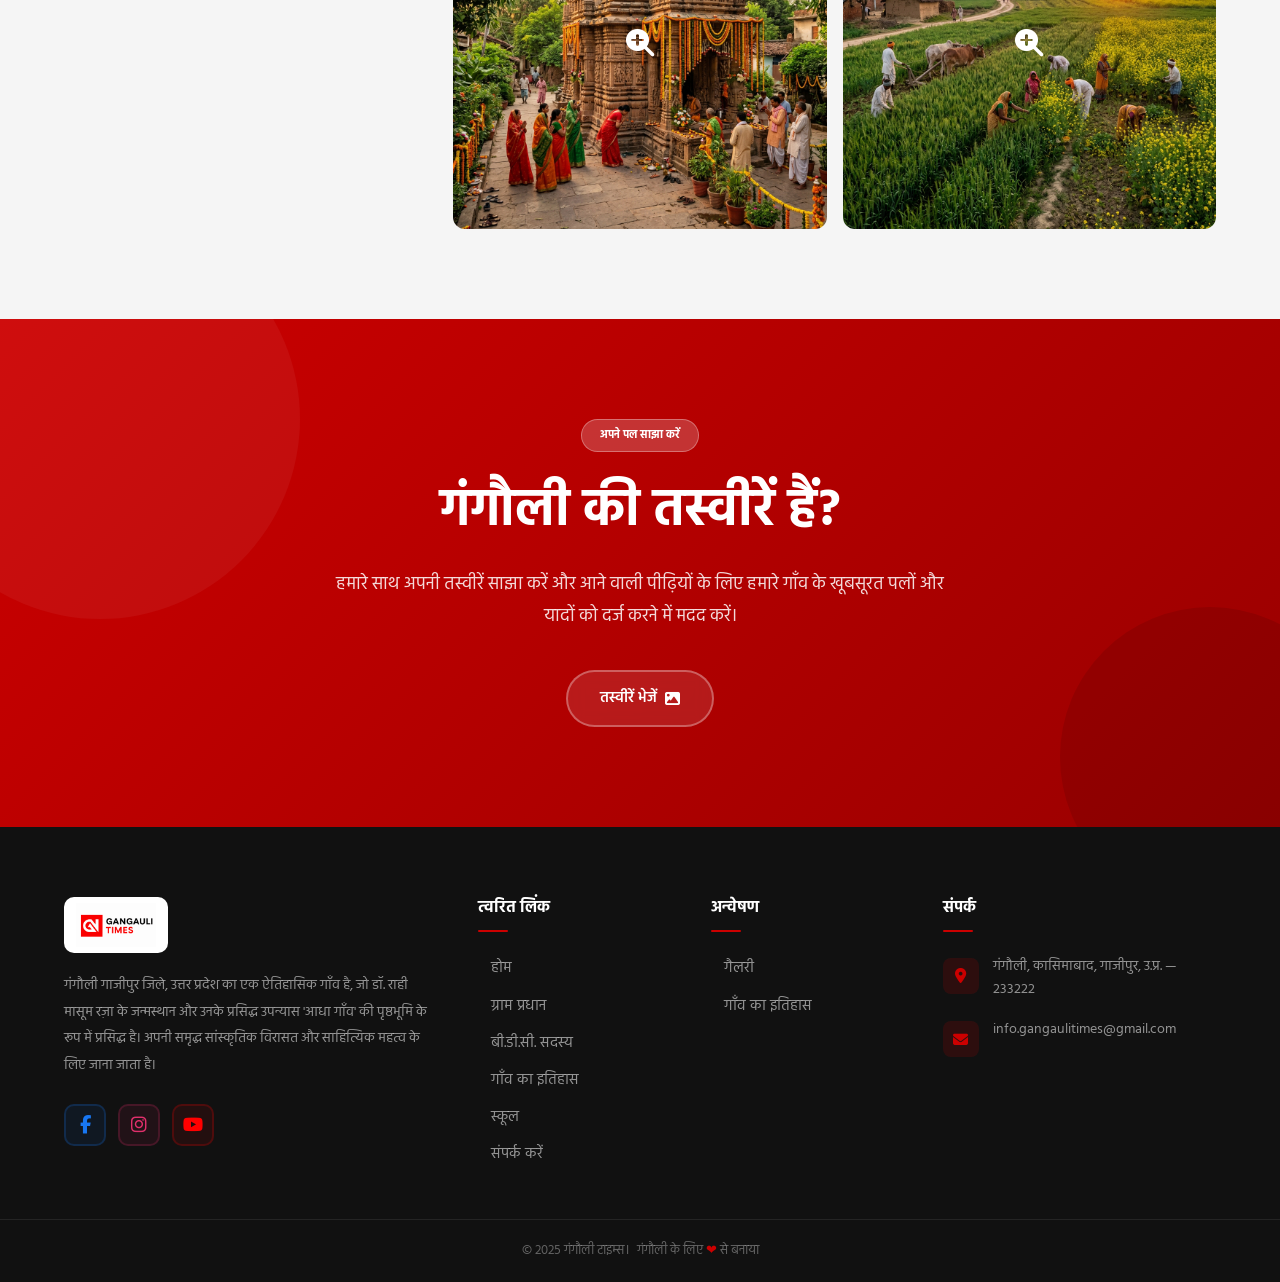
<file: gallery.html>
﻿﻿﻿﻿<!DOCTYPE html>
<html lang="hi">
<head>
  <meta charset="UTF-8" />
  <meta name="viewport" content="width=device-width, initial-scale=1.0" />
  <title>Gallery — Gangauli Times</title>
  <meta name="description" content="Photo gallery of Gangauli village — capture the essence of rural Uttar Pradesh through beautiful images of culture, agriculture, development and community life." />
  <link rel="icon" type="image/png" href="favicon.png" />
  <link rel="stylesheet" href="style.css" />
  <link rel="stylesheet" href="https://cdnjs.cloudflare.com/ajax/libs/font-awesome/6.5.0/css/all.min.css" crossorigin="anonymous" />
</head>
<body class="lang-hi">

<!-- NAVBAR -->
<nav class="navbar">
  <div class="container">
    <a href="index.html" class="navbar-brand">
      <img src="logo.png" alt="Gangauli Times Logo" class="navbar-logo" />
    </a>
    <ul class="navbar-nav">
      <li><a href="index.html" class="nav-link"><span class="en">Home</span><span class="hi">होम</span></a></li>
      <li><a href="gram-pradhan.html" class="nav-link"><span class="en">Gram Pradhan</span><span class="hi">ग्राम प्रधान</span></a></li>
      <li><a href="bdc-members.html" class="nav-link"><span class="en">BDC Members</span><span class="hi">बी.डी.सी. सदस्य</span></a></li>
      <li><a href="history.html" class="nav-link"><span class="en">Village History</span><span class="hi">गाँव का इतिहास</span></a></li>
      <li><a href="schools.html" class="nav-link"><span class="en">Schools</span><span class="hi">स्कूल</span></a></li>
      <li><a href="gallery.html" class="nav-link active"><span class="en">Gallery</span><span class="hi">गैलरी</span></a></li>
      <li><a href="contact.html" class="nav-link"><span class="en">Contact</span><span class="hi">संपर्क करें</span></a></li>
    </ul>
        <!-- Language Toggle in Navbar -->
    <div class="navbar-lang" id="navbar-lang">
      <button class="nav-lang-btn" id="lang-en" title="English">EN</button>
      <span class="nav-lang-divider">|</span>
      <button class="nav-lang-btn active" id="lang-hi" title="हिंदी">HI</button>
    </div>

    <button class="hamburger" id="hamburger"><span></span><span></span><span></span></button>
  </div>
  <div class="mobile-nav" id="mobile-nav">
    <a href="index.html" class="nav-link"><span class="en">Home</span><span class="hi">होम</span></a>
    <a href="gram-pradhan.html" class="nav-link"><span class="en">Gram Pradhan</span><span class="hi">ग्राम प्रधान</span></a>
    <a href="bdc-members.html" class="nav-link"><span class="en">BDC Members</span><span class="hi">बी.डी.सी. सदस्य</span></a>
    <a href="history.html" class="nav-link"><span class="en">Village History</span><span class="hi">गाँव का इतिहास</span></a>
    <a href="schools.html" class="nav-link"><span class="en">Schools</span><span class="hi">स्कूल</span></a>
    <a href="gallery.html" class="nav-link"><span class="en">Gallery</span><span class="hi">गैलरी</span></a>
    <a href="contact.html" class="nav-link"><span class="en">Contact</span><span class="hi">संपर्क करें</span></a>
  </div>
</nav>

<!-- PAGE HERO -->
<section class="page-hero">
  <div class="page-hero-content">
    <div class="page-hero-breadcrumb">
      <a href="index.html"><span class="en">Home</span><span class="hi">होम</span></a><span>/</span>
      <span class="en">Gallery</span><span class="hi">गैलरी</span>
    </div>
    <h1><span class="en">Photo Gallery</span><span class="hi">फोटो गैलरी</span></h1>
    <p>
      <span class="en">Glimpses of Gangauli — life, culture, development and the spirit of our village captured in moments.</span>
      <span class="hi">गंगौली की एक झलक — जीवन, संस्कृति, विकास और हमारे गाँव की भावना पलों में कैद।</span>
    </p>
  </div>
</section>

<!-- GALLERY -->
<section class="section section-bg-gray">
  <div class="container">
    <div class="section-header">
      <span class="section-label"><span class="en">Visual Stories</span><span class="hi">दृश्य कहानियाँ</span></span>
      <h2 class="section-title reveal">
        <span class="en">Gangauli Through the Lens</span>
        <span class="hi">कैमरे की नज़र से गंगौली</span>
      </h2>
    </div>

    <div class="gallery-grid reveal">
      <div class="gallery-item">
        <img src="slider4.jpg" alt="Temple and Mosque Gangauli" loading="lazy" />
        <div class="gallery-item-overlay"><i class="fa-solid fa-magnifying-glass-plus"></i></div>
      </div>
      <div class="gallery-item">
        <img src="slider3.jpg" alt="Gram Sabha Gangauli" loading="lazy" />
        <div class="gallery-item-overlay"><i class="fa-solid fa-magnifying-glass-plus"></i></div>
      </div>
      <div class="gallery-item">
        <img src="agriculture.png" alt="Agriculture Fields Gangauli" loading="lazy" />
        <div class="gallery-item-overlay"><i class="fa-solid fa-magnifying-glass-plus"></i></div>
      </div>
      <div class="gallery-item">
        <img src="festival.png" alt="Village Festival Gangauli" loading="lazy" />
        <div class="gallery-item-overlay"><i class="fa-solid fa-magnifying-glass-plus"></i></div>
      </div>
      <div class="gallery-item">
        <img src="school.png" alt="School in Gangauli" loading="lazy" />
        <div class="gallery-item-overlay"><i class="fa-solid fa-magnifying-glass-plus"></i></div>
      </div>
      <div class="gallery-item">
        <img src="religious.png" alt="Temple Gangauli" loading="lazy" />
        <div class="gallery-item-overlay"><i class="fa-solid fa-magnifying-glass-plus"></i></div>
      </div>
      <div class="gallery-item">
        <img src="development.png" alt="Road Development Gangauli" loading="lazy" />
        <div class="gallery-item-overlay"><i class="fa-solid fa-magnifying-glass-plus"></i></div>
      </div>
      <div class="gallery-item">
        <img src="health.png" alt="Health Center Gangauli" loading="lazy" />
        <div class="gallery-item-overlay"><i class="fa-solid fa-magnifying-glass-plus"></i></div>
      </div>
      <div class="gallery-item">
        <img src="agriculture.png" alt="Village Life Gangauli" loading="lazy" />
        <div class="gallery-item-overlay"><i class="fa-solid fa-magnifying-glass-plus"></i></div>
      </div>
    </div>
  </div>
</section>

<!-- CTA -->
<section class="cta-section">
  <div class="container">
    <div class="cta-content reveal">
      <span class="cta-tag"><span class="en">Share Your Moments</span><span class="hi">अपने पल साझा करें</span></span>
      <h2 class="cta-title">
        <span class="en">Have Photos of Gangauli?</span>
        <span class="hi">गंगौली की तस्वीरें हैं?</span>
      </h2>
      <p class="cta-desc">
        <span class="en">Share your photos with us and help document the beautiful moments and memories of our village for future generations.</span>
        <span class="hi">हमारे साथ अपनी तस्वीरें साझा करें और आने वाली पीढ़ियों के लिए हमारे गाँव के खूबसूरत पलों और यादों को दर्ज करने में मदद करें।</span>
      </p>
      <a href="contact.html" class="btn btn-ghost">
        <span class="en">Send Your Photos</span><span class="hi">तस्वीरें भेजें</span>
        <i class="fa-solid fa-image"></i>
      </a>
    </div>
  </div>
</section>

<!-- FOOTER -->
<footer class="footer">
  <div class="container">
    <div class="footer-grid">
      <div>
        <img src="logo_full.png" alt="Gangauli Times" class="footer-logo-img" />
        <p class="footer-desc">
          <span class="en">Gangauli is a historic village in Ghazipur district, Uttar Pradesh — famous as the birthplace of Dr. Rahi Masoom Raza and the backdrop of his iconic novel 'Aadha Gaon'. Known for its rich cultural heritage and literary significance.</span>
          <span class="hi">गंगौली गाजीपुर जिले, उत्तर प्रदेश का एक ऐतिहासिक गाँव है, जो डॉ. राही मासूम रज़ा के जन्मस्थान और उनके प्रसिद्ध उपन्यास 'आधा गाँव' की पृष्ठभूमि के रूप में प्रसिद्ध है। अपनी समृद्ध सांस्कृतिक विरासत और साहित्यिक महत्व के लिए जाना जाता है।</span>
        </p>
        <div class="footer-social">
          <a href="https://www.facebook.com/gangaulitimes" target="_blank" rel="noopener" class="footer-social-btn facebook" aria-label="Facebook"><i class="fa-brands fa-facebook-f"></i></a>
          <a href="https://www.instagram.com/gangaulitimes" target="_blank" rel="noopener" class="footer-social-btn instagram" aria-label="Instagram"><i class="fa-brands fa-instagram"></i></a>
          <a href="https://www.youtube.com/@GangauliTimes" target="_blank" rel="noopener" class="footer-social-btn youtube" aria-label="YouTube"><i class="fa-brands fa-youtube"></i></a>
        </div>
      </div>
      <div>
        <h4 class="footer-heading"><span class="en">Quick Links</span><span class="hi">त्वरित लिंक</span></h4>
        <ul class="footer-links">
          <li><a href="index.html"><span class="en">Home</span><span class="hi">होम</span></a></li>
          <li><a href="gram-pradhan.html"><span class="en">Gram Pradhan</span><span class="hi">ग्राम प्रधान</span></a></li>
          <li><a href="bdc-members.html"><span class="en">BDC Members</span><span class="hi">बी.डी.सी. सदस्य</span></a></li>
          <li><a href="history.html"><span class="en">Village History</span><span class="hi">गाँव का इतिहास</span></a></li>
          <li><a href="schools.html"><span class="en">Schools</span><span class="hi">स्कूल</span></a></li>
          <li><a href="contact.html"><span class="en">Contact</span><span class="hi">संपर्क करें</span></a></li>
        </ul>
      </div>
      <div>
        <h4 class="footer-heading"><span class="en">Explore</span><span class="hi">अन्वेषण</span></h4>
        <ul class="footer-links">
          <li><a href="gallery.html"><span class="en">Gallery</span><span class="hi">गैलरी</span></a></li>
          <li><a href="history.html"><span class="en">Village History</span><span class="hi">गाँव का इतिहास</span></a></li>
        </ul>
      </div>
      <div>
        <h4 class="footer-heading"><span class="en">Contact</span><span class="hi">संपर्क</span></h4>
        <div class="footer-contact-item">
          <div class="footer-contact-icon"><i class="fa-solid fa-location-dot"></i></div>
          <div class="footer-contact-text"><span class="en">Gangauli, Kasimabad, Ghazipur, UP — 233222</span><span class="hi">गंगौली, कासिमाबाद, गाजीपुर, उ.प्र. — 233222</span></div>
        </div>
        <div class="footer-contact-item">
          <div class="footer-contact-icon"><i class="fa-solid fa-envelope"></i></div>
          <div class="footer-contact-text">info.gangaulitimes@gmail.com</div>
        </div>
      </div>
    </div>
  </div>
  <div class="footer-bottom">
    <div class="container" style="display:flex;justify-content:space-between;align-items:center;flex-wrap:wrap;gap:8px;">
      <span><span class="en">&copy; 2025 Gangauli Times.</span><span class="hi">&copy; 2025 गंगौली टाइम्स।</span></span>
      <span><span class="en">Made with <span style="color:var(--red-primary);">&#10084;</span> for Gangauli</span><span class="hi">गंगौली के लिए <span style="color:var(--red-primary);">&#10084;</span> से बनाया</span></span>
    </div>
  </div>
</footer>
<button class="back-to-top" id="back-to-top"><i class="fa-solid fa-chevron-up"></i></button>
<script src="main.js"></script>
</body>
</html>
</file>
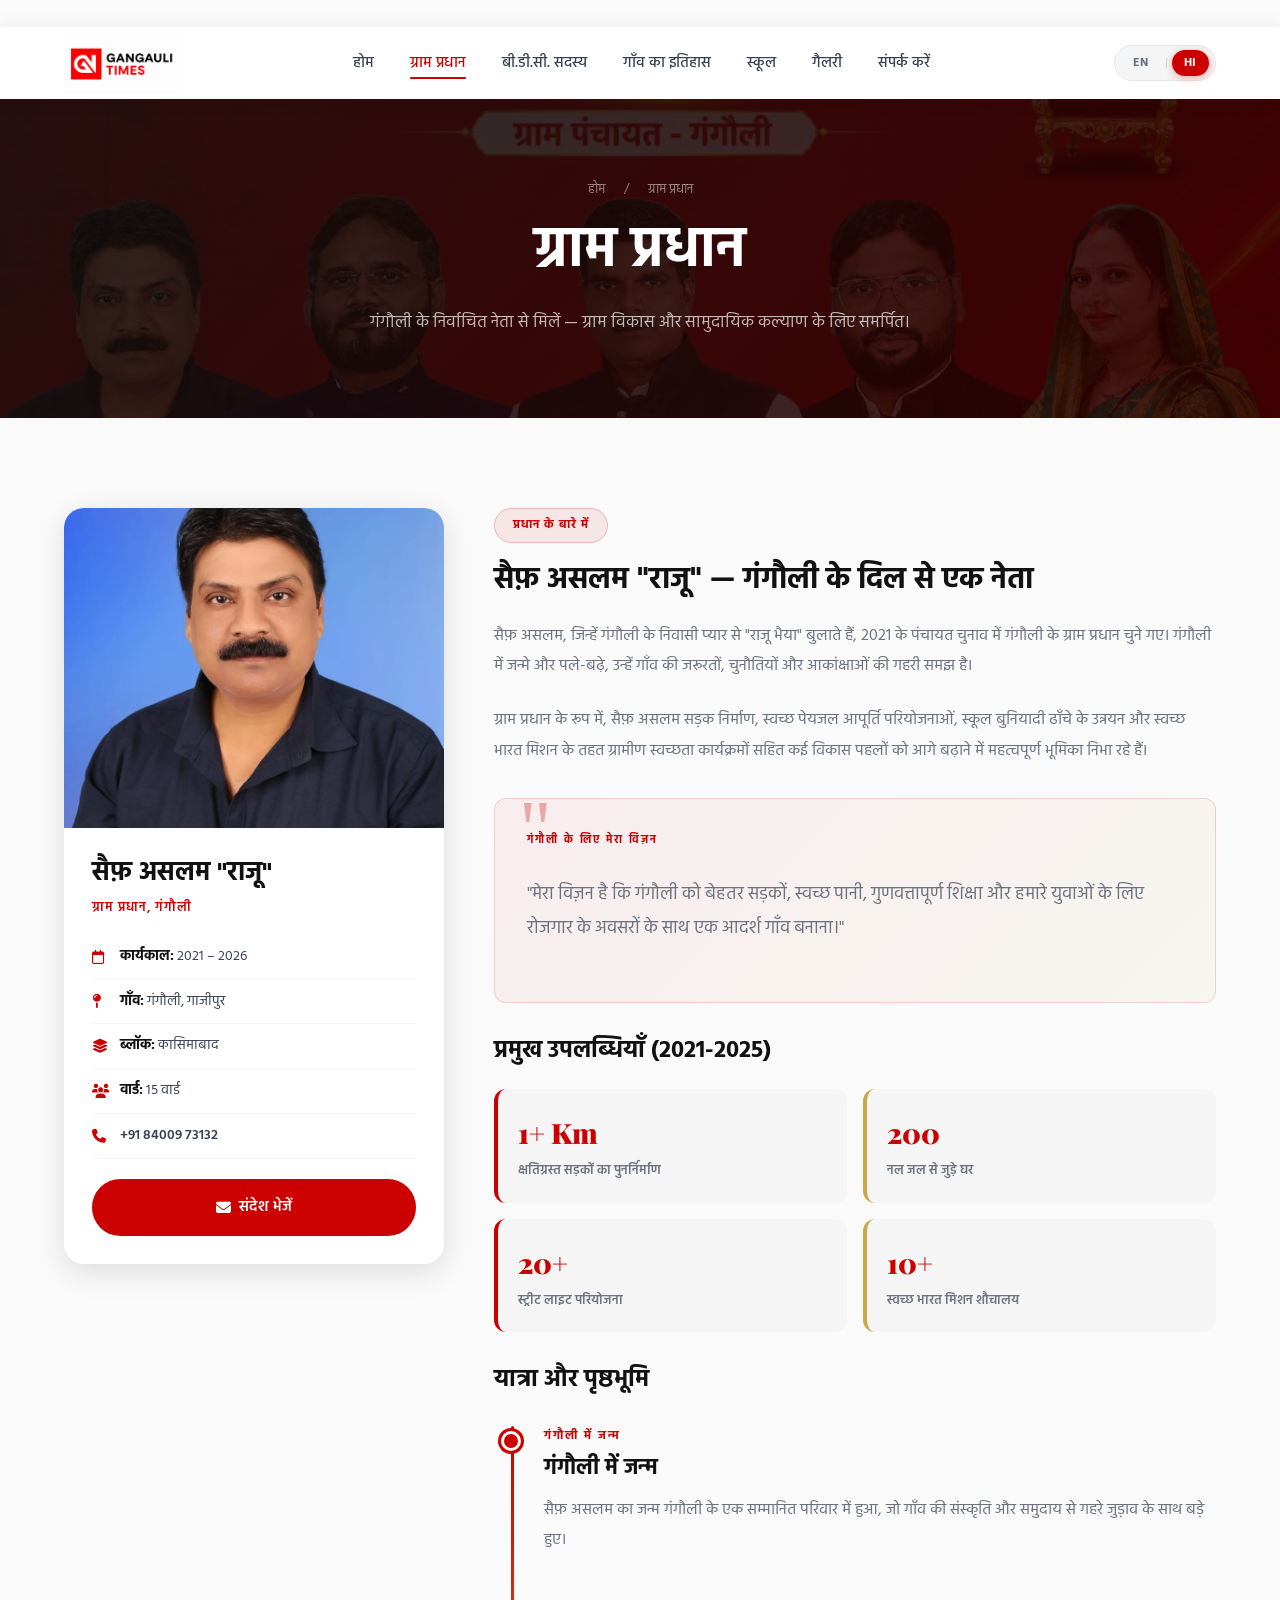
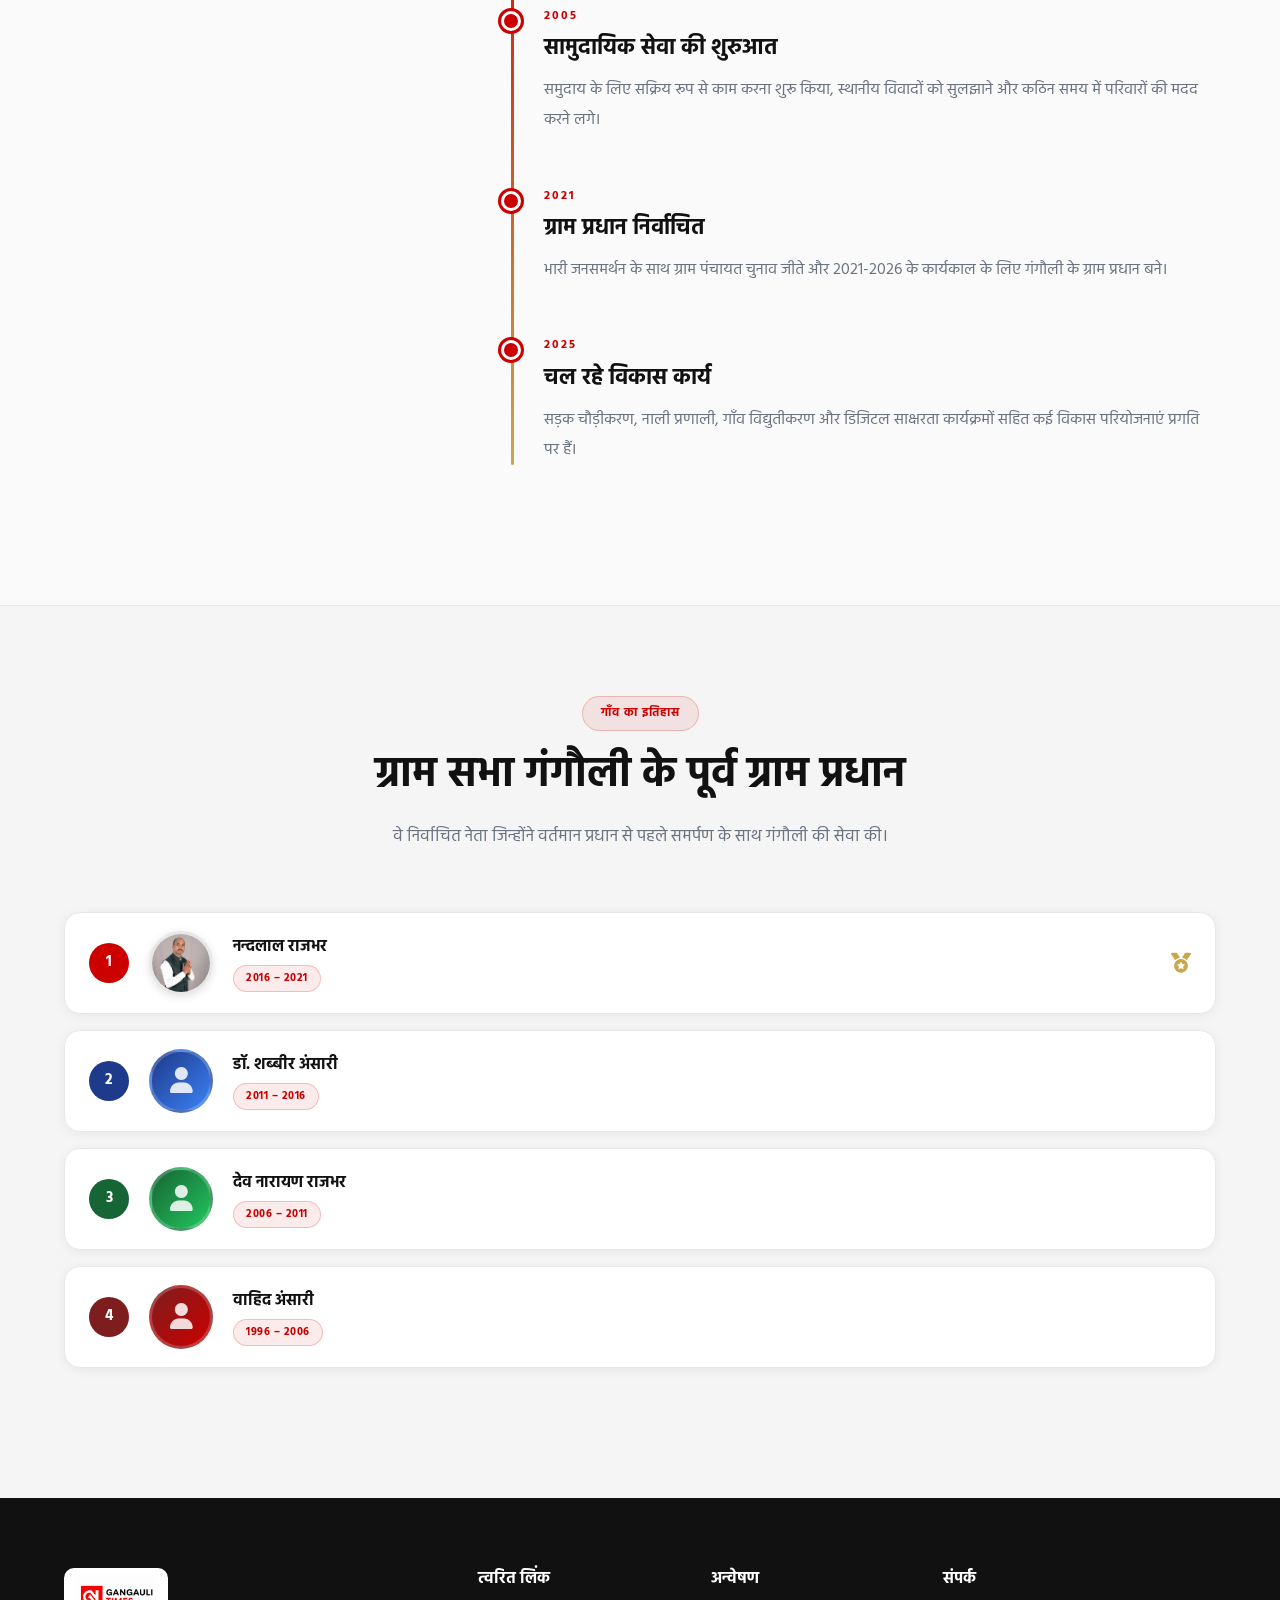
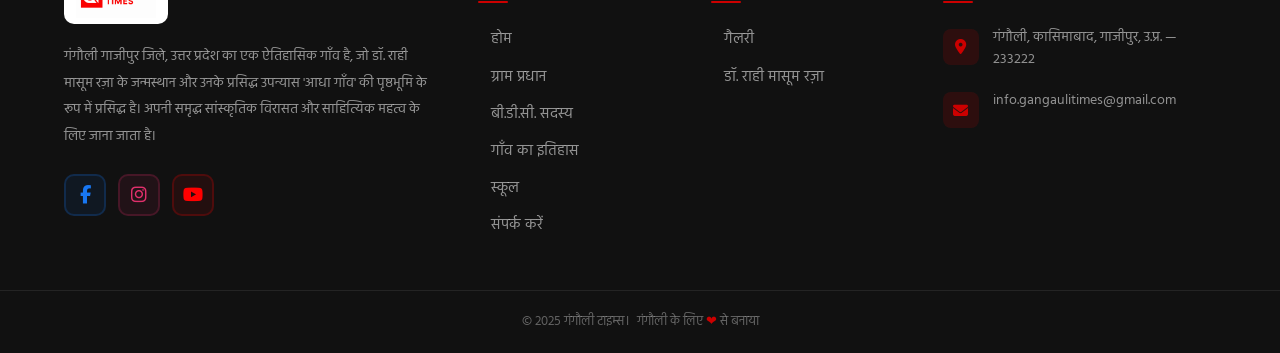
<file: gram-pradhan.html>
﻿﻿﻿<!DOCTYPE html>
<html lang="hi">
<head>
  <meta charset="UTF-8" />
  <meta name="viewport" content="width=device-width, initial-scale=1.0" />
  <title>Gram Pradhan — Gangauli Times</title>
  <meta name="description" content="Meet Saif Alsam Raju, the elected Gram Pradhan of Gangauli (2021-2026). Learn about his vision, achievements, and development work for the village." />
  <link rel="icon" type="image/png" href="favicon.png" />
  <link rel="stylesheet" href="style.css" />
  <link rel="stylesheet" href="https://cdnjs.cloudflare.com/ajax/libs/font-awesome/6.5.0/css/all.min.css" crossorigin="anonymous" />
</head>
<body class="lang-hi">

<!-- NAVBAR -->
<nav class="navbar">
  <div class="container">
    <a href="index.html" class="navbar-brand">
      <img src="logo.png" alt="Gangauli Times Logo" class="navbar-logo" />
    </a>
    <ul class="navbar-nav">
      <li><a href="index.html" class="nav-link"><span class="en">Home</span><span class="hi">होम</span></a></li>
      <li><a href="gram-pradhan.html" class="nav-link active"><span class="en">Gram Pradhan</span><span class="hi">ग्राम प्रधान</span></a></li>
      <li><a href="bdc-members.html" class="nav-link"><span class="en">BDC Members</span><span class="hi">बी.डी.सी. सदस्य</span></a></li>
      <li><a href="history.html" class="nav-link"><span class="en">Village History</span><span class="hi">गाँव का इतिहास</span></a></li>
      <li><a href="schools.html" class="nav-link"><span class="en">Schools</span><span class="hi">स्कूल</span></a></li>
      <li><a href="gallery.html" class="nav-link"><span class="en">Gallery</span><span class="hi">गैलरी</span></a></li>
      <li><a href="contact.html" class="nav-link"><span class="en">Contact</span><span class="hi">संपर्क करें</span></a></li>
    </ul>
        <!-- Language Toggle in Navbar -->
    <div class="navbar-lang" id="navbar-lang">
      <button class="nav-lang-btn" id="lang-en" title="English">EN</button>
      <span class="nav-lang-divider">|</span>
      <button class="nav-lang-btn active" id="lang-hi" title="हिंदी">HI</button>
    </div>

    <button class="hamburger" id="hamburger"><span></span><span></span><span></span></button>
  </div>
  <div class="mobile-nav" id="mobile-nav">
    <a href="index.html" class="nav-link"><span class="en">Home</span><span class="hi">होम</span></a>
    <a href="gram-pradhan.html" class="nav-link"><span class="en">Gram Pradhan</span><span class="hi">ग्राम प्रधान</span></a>
    <a href="bdc-members.html" class="nav-link"><span class="en">BDC Members</span><span class="hi">बी.डी.सी. सदस्य</span></a>
    <a href="history.html" class="nav-link"><span class="en">Village History</span><span class="hi">गाँव का इतिहास</span></a>
    <a href="schools.html" class="nav-link"><span class="en">Schools</span><span class="hi">स्कूल</span></a>
    <a href="gallery.html" class="nav-link"><span class="en">Gallery</span><span class="hi">गैलरी</span></a>
    <a href="contact.html" class="nav-link"><span class="en">Contact</span><span class="hi">संपर्क करें</span></a>
  </div>
</nav>

<!-- PAGE HERO -->
<section class="page-hero">
  <div class="page-hero-content">
    <div class="page-hero-breadcrumb">
      <a href="index.html"><span class="en">Home</span><span class="hi">होम</span></a>
      <span>/</span>
      <span class="en">Gram Pradhan</span><span class="hi">ग्राम प्रधान</span>
    </div>
    <h1><span class="en">Gram Pradhan</span><span class="hi">ग्राम प्रधान</span></h1>
    <p>
      <span class="en">Meet the elected leader of Gangauli — dedicated to village development and community welfare.</span>
      <span class="hi">गंगौली के निर्वाचित नेता से मिलें — ग्राम विकास और सामुदायिक कल्याण के लिए समर्पित।</span>
    </p>
  </div>
</section>

<!-- MAIN CONTENT -->
<section class="section" style="background:var(--off-white);">
  <div class="container">
    <div class="pradhan-page-grid">

      <!-- Sticky Profile Card -->
      <div class="pradhan-page-card reveal">
        <img src="pradhan.jpg" alt="Saif Alsam Raju - Gram Pradhan Gangauli" class="pradhan-page-card-img" />
        <div class="pradhan-page-card-body">
          <h2 class="pradhan-page-name"><span class="en">Saif Alsam "Raju"</span><span class="hi">सैफ़ असलम "राजू"</span></h2>
          <span class="pradhan-page-role"><span class="en">Gram Pradhan, Gangauli</span><span class="hi">ग्राम प्रधान, गंगौली</span></span>

          <div class="pradhan-info-row">
            <i class="fa-regular fa-calendar" style="color:var(--red-primary);width:18px;"></i>
            <span class="en"><strong>Term:</strong> 2021 – 2026</span>
            <span class="hi"><strong>कार्यकाल:</strong> 2021 – 2026</span>
          </div>
          <div class="pradhan-info-row">
            <i class="fa-solid fa-map-pin" style="color:var(--red-primary);width:18px;"></i>
            <span class="en"><strong>Village:</strong> Gangauli, Ghazipur</span>
            <span class="hi"><strong>गाँव:</strong> गंगौली, गाजीपुर</span>
          </div>
          <div class="pradhan-info-row">
            <i class="fa-solid fa-layer-group" style="color:var(--red-primary);width:18px;"></i>
            <span class="en"><strong>Block:</strong> Kasimabad</span>
            <span class="hi"><strong>ब्लॉक:</strong> कासिमाबाद</span>
          </div>
          <div class="pradhan-info-row">
            <i class="fa-solid fa-users" style="color:var(--red-primary);width:18px;"></i>
            <span class="en"><strong>Wards Under:</strong> 15 Wards</span>
            <span class="hi"><strong>वार्ड:</strong> 15 वार्ड</span>
          </div>
          <div class="pradhan-info-row">
            <i class="fa-solid fa-phone" style="color:var(--red-primary);width:18px;"></i>
            <a href="tel:+918400973132" style="color:inherit;text-decoration:none;font-weight:600;">+91 84009 73132</a>
          </div>
          <div style="margin-top:20px;">
            <a href="contact.html" class="btn btn-primary" style="width:100%;justify-content:center;">
              <i class="fa-solid fa-envelope"></i>
              <span class="en">Send Message</span><span class="hi">संदेश भेजें</span>
            </a>
          </div>
        </div>
      </div>

      <!-- Content Area -->
      <div class="pradhan-content-area reveal reveal-delay-2">
        <span class="section-label"><span class="en">About the Pradhan</span><span class="hi">प्रधान के बारे में</span></span>
        <h2>
          <span class="en">Saif Alsam "Raju" — A Leader from the Heart of Gangauli</span>
          <span class="hi">सैफ़ असलम "राजू" — गंगौली के दिल से एक नेता</span>
        </h2>

        <p>
          <span class="en">Saif Alsam, affectionately known as "Raju Bhaiya" by the residents of Gangauli, was elected as the Gram Pradhan of Gangauli in the 2021 Panchayat elections. Born and raised in Gangauli, he has a deep understanding of the village's needs, challenges, and aspirations.</span>
          <span class="hi">सैफ़ असलम, जिन्हें गंगौली के निवासी प्यार से "राजू भैया" बुलाते हैं, 2021 के पंचायत चुनाव में गंगौली के ग्राम प्रधान चुने गए। गंगौली में जन्मे और पले-बढ़े, उन्हें गाँव की जरूरतों, चुनौतियों और आकांक्षाओं की गहरी समझ है।</span>
        </p>

        <p>
          <span class="en">As Gram Pradhan, Saif Alsam has been instrumental in driving multiple development initiatives including road construction, clean water supply projects, school infrastructure upgrades, and rural sanitation programs under the Swachh Bharat Mission.</span>
          <span class="hi">ग्राम प्रधान के रूप में, सैफ़ असलम सड़क निर्माण, स्वच्छ पेयजल आपूर्ति परियोजनाओं, स्कूल बुनियादी ढाँचे के उन्नयन और स्वच्छ भारत मिशन के तहत ग्रामीण स्वच्छता कार्यक्रमों सहित कई विकास पहलों को आगे बढ़ाने में महत्वपूर्ण भूमिका निभा रहे हैं।</span>
        </p>

        <!-- Vision -->
        <div class="vision-box">
          <span style="font-size:11px;font-weight:700;letter-spacing:2px;text-transform:uppercase;color:var(--red-primary);margin-bottom:12px;display:block;">
            <span class="en">My Vision for Gangauli</span><span class="hi">गंगौली के लिए मेरा विज़न</span>
          </span>
          <p class="vision-box-text">
            <span class="en">"My vision is to make Gangauli a model village with better roads, clean water, quality education, and employment opportunities for our youth."</span>
            <span class="hi">"मेरा विज़न है कि गंगौली को बेहतर सड़कों, स्वच्छ पानी, गुणवत्तापूर्ण शिक्षा और हमारे युवाओं के लिए रोजगार के अवसरों के साथ एक आदर्श गाँव बनाना।"</span>
          </p>
        </div>

        <!-- Key Achievements -->
        <h3 style="font-size:24px;margin-bottom:20px;">
          <span class="en">Key Achievements (2021-2025)</span>
          <span class="hi">प्रमुख उपलब्धियाँ (2021-2025)</span>
        </h3>

        <div style="display:grid;grid-template-columns:1fr 1fr;gap:16px;margin-bottom:32px;">
          <div style="background:var(--gray-100);border-radius:12px;padding:20px;border-left:4px solid var(--red-primary);">
            <div style="font-size:28px;font-weight:900;color:var(--red-primary);font-family:'Playfair Display',serif;">1+ Km</div>
            <div style="font-size:13px;color:var(--gray-500);font-weight:600;margin-top:4px;">
              <span class="en">Damaged Roads Rebuilt</span><span class="hi">क्षतिग्रस्त सड़कों का पुनर्निर्माण</span>
            </div>
          </div>
          <div style="background:var(--gray-100);border-radius:12px;padding:20px;border-left:4px solid var(--gold);">
            <div style="font-size:28px;font-weight:900;color:var(--red-primary);font-family:'Playfair Display',serif;">200</div>
            <div style="font-size:13px;color:var(--gray-500);font-weight:600;margin-top:4px;">
              <span class="en">Homes with Tap Water</span><span class="hi">नल जल से जुड़े घर</span>
            </div>
          </div>
          <div style="background:var(--gray-100);border-radius:12px;padding:20px;border-left:4px solid var(--red-primary);">
            <div style="font-size:28px;font-weight:900;color:var(--red-primary);font-family:'Playfair Display',serif;">20+</div>
            <div style="font-size:13px;color:var(--gray-500);font-weight:600;margin-top:4px;">
              <span class="en">Street Lights Installed</span><span class="hi">स्ट्रीट लाइट परियोजना</span>
            </div>
          </div>
          <div style="background:var(--gray-100);border-radius:12px;padding:20px;border-left:4px solid var(--gold);">
            <div style="font-size:28px;font-weight:900;color:var(--red-primary);font-family:'Playfair Display',serif;">10+</div>
            <div style="font-size:13px;color:var(--gray-500);font-weight:600;margin-top:4px;">
              <span class="en">Toilets Under SBM</span><span class="hi">स्वच्छ भारत मिशन शौचालय</span>
            </div>
          </div>
        </div>

        <!-- History Timeline -->
        <h3 style="font-size:24px;margin-bottom:28px;">
          <span class="en">Journey &amp; Background</span>
          <span class="hi">यात्रा और पृष्ठभूमि</span>
        </h3>
        <div class="history-timeline">
          <div class="timeline-item reveal">
            <div class="timeline-dot"></div>
            <div class="timeline-year"><span class="en">Born in Gangauli</span><span class="hi">गंगौली में जन्म</span></div>
            <h4 class="timeline-title"><span class="en">Born in Gangauli</span><span class="hi">गंगौली में जन्म</span></h4>
            <p class="timeline-desc">
              <span class="en">Saif Alsam was born into a respected family in Gangauli, growing up with a deep connection to the village's culture and community.</span>
              <span class="hi">सैफ़ असलम का जन्म गंगौली के एक सम्मानित परिवार में हुआ, जो गाँव की संस्कृति और समुदाय से गहरे जुड़ाव के साथ बड़े हुए।</span>
            </p>
          </div>
          <div class="timeline-item reveal">
            <div class="timeline-dot"></div>
            <div class="timeline-year">2005</div>
            <h4 class="timeline-title"><span class="en">Community Service Begins</span><span class="hi">सामुदायिक सेवा की शुरुआत</span></h4>
            <p class="timeline-desc">
              <span class="en">Started actively working for the community, helping resolve local disputes and assisting families during difficult times.</span>
              <span class="hi">समुदाय के लिए सक्रिय रूप से काम करना शुरू किया, स्थानीय विवादों को सुलझाने और कठिन समय में परिवारों की मदद करने लगे।</span>
            </p>
          </div>
          <div class="timeline-item reveal">
            <div class="timeline-dot"></div>
            <div class="timeline-year">2021</div>
            <h4 class="timeline-title"><span class="en">Elected as Gram Pradhan</span><span class="hi">ग्राम प्रधान निर्वाचित</span></h4>
            <p class="timeline-desc">
              <span class="en">Won the Gram Panchayat elections with overwhelming public support, becoming the Gram Pradhan of Gangauli for the term 2021-2026.</span>
              <span class="hi">भारी जनसमर्थन के साथ ग्राम पंचायत चुनाव जीते और 2021-2026 के कार्यकाल के लिए गंगौली के ग्राम प्रधान बने।</span>
            </p>
          </div>
          <div class="timeline-item reveal">
            <div class="timeline-dot"></div>
            <div class="timeline-year">2025</div>
            <h4 class="timeline-title"><span class="en">Ongoing Development Work</span><span class="hi">चल रहे विकास कार्य</span></h4>
            <p class="timeline-desc">
              <span class="en">Multiple development projects in progress including road widening, drainage systems, village electrification, and digital literacy programs.</span>
              <span class="hi">सड़क चौड़ीकरण, नाली प्रणाली, गाँव विद्युतीकरण और डिजिटल साक्षरता कार्यक्रमों सहित कई विकास परियोजनाएं प्रगति पर हैं।</span>
            </p>
          </div>
        </div>

      </div>
    </div>
  </div>
</section>

<!-- PREVIOUS GRAM PRADHANS SECTION — Image Profile Cards -->
<section class="section" style="background:var(--gray-100);border-top:1px solid var(--gray-200);" id="prev-pradhans">
  <div class="container">
    <div class="section-header">
      <span class="section-label"><span class="en">Village History</span><span class="hi">गाँव का इतिहास</span></span>
      <h2 class="section-title reveal">
        <span class="en">Previous Gram Pradhans</span>
        <span class="hi">ग्राम सभा गंगौली के पूर्व ग्राम प्रधान</span>
      </h2>
      <p class="section-subtitle reveal reveal-delay-1">
        <span class="en">The elected leaders who served Gangauli with dedication before our current Pradhan.</span>
        <span class="hi">वे निर्वाचित नेता जिन्होंने वर्तमान प्रधान से पहले समर्पण के साथ गंगौली की सेवा की।</span>
      </p>
    </div>


<style>
  .prev-pradhan-list { display:flex;flex-direction:column;gap:16px;margin:0 0 40px; }
  .pp-card {
    display:flex;align-items:center;gap:20px;
    background:var(--white);border-radius:16px;
    padding:18px 24px;box-shadow:0 2px 12px rgba(0,0,0,0.06);
    border:1px solid var(--gray-200);
    transition:transform 0.2s,box-shadow 0.2s;
  }
  .pp-card:hover{transform:translateY(-2px);box-shadow:0 8px 24px rgba(0,0,0,0.1);}
  .pp-num {
    min-width:40px;height:40px;border-radius:50%;
    background:var(--red-primary);color:var(--white);
    display:flex;align-items:center;justify-content:center;
    font-size:15px;font-weight:800;flex-shrink:0;
  }
  .pp-avatar-wrap {
    width:64px;height:64px;border-radius:50%;overflow:hidden;flex-shrink:0;
    border:3px solid var(--gray-200);box-shadow:0 2px 8px rgba(0,0,0,0.12);
  }
  .pp-avatar-wrap img{width:100%;height:100%;object-fit:cover;object-position:top;}
  .pp-avatar-icon {
    width:64px;height:64px;border-radius:50%;flex-shrink:0;
    display:flex;align-items:center;justify-content:center;
    font-size:26px;color:rgba(255,255,255,0.85);
    border:3px solid rgba(255,255,255,0.2);
  }
  .pp-info { flex:1;min-width:0; }
  .pp-name { font-size:16px;font-weight:800;color:var(--black);margin-bottom:4px; }
  .pp-term {
    display:inline-block;font-size:11px;font-weight:700;
    background:rgba(204,0,0,0.08);color:var(--red-primary);
    border:1px solid rgba(204,0,0,0.2);border-radius:20px;
    padding:3px 12px;letter-spacing:0.5px;
  }
  @media(max-width:480px){
    .pp-card{padding:14px 16px;gap:14px;}
    .pp-avatar-wrap,.pp-avatar-icon{width:52px;height:52px;font-size:20px;}
    .pp-num{min-width:34px;height:34px;font-size:13px;}
    .pp-name{font-size:14px;}
  }
</style>

<div class="prev-pradhan-list reveal">

  <!-- 1: Nandlal Rajbhar -->
  <div class="pp-card">
    <div class="pp-num">1</div>
    <div class="pp-avatar-wrap">
      <img src="nandlal.jpg" alt="नन्दलाल राजभर" loading="lazy" style="object-position:top center;" />
    </div>
    <div class="pp-info">
      <div class="pp-name"><span class="en">Nandlal Rajbhar</span><span class="hi">नन्दलाल राजभर</span></div>
      <span class="pp-term">2016 – 2021</span>
    </div>
    <i class="fa-solid fa-medal" style="color:var(--gold);font-size:20px;flex-shrink:0;"></i>
  </div>

  <!-- 2: Dr. Shabbir Ansari -->
  <div class="pp-card">
    <div class="pp-num" style="background:#1e3a8a;">2</div>
    <div class="pp-avatar-icon" style="background:linear-gradient(135deg,#1e3a8a,#3b82f6);">
      <i class="fa-solid fa-user"></i>
    </div>
    <div class="pp-info">
      <div class="pp-name"><span class="en">Dr. Shabbir Ansari</span><span class="hi">डॉ. शब्बीर अंसारी</span></div>
      <span class="pp-term">2011 – 2016</span>
    </div>
  </div>

  <!-- 3: Dev Narayan Rajbhar -->
  <div class="pp-card">
    <div class="pp-num" style="background:#166534;">3</div>
    <div class="pp-avatar-icon" style="background:linear-gradient(135deg,#166534,#22c55e);">
      <i class="fa-solid fa-user"></i>
    </div>
    <div class="pp-info">
      <div class="pp-name"><span class="en">Dev Narayan Rajbhar</span><span class="hi">देव नारायण राजभर</span></div>
      <span class="pp-term">2006 – 2011</span>
    </div>
  </div>

  <!-- 4: Wahid Ansari -->
  <div class="pp-card">
    <div class="pp-num" style="background:#7e1d1d;">4</div>
    <div class="pp-avatar-icon" style="background:linear-gradient(135deg,#7e1d1d,#cc0000);">
      <i class="fa-solid fa-user"></i>
    </div>
    <div class="pp-info">
      <div class="pp-name"><span class="en">Wahid Ansari</span><span class="hi">वाहिद अंसारी</span></div>
      <span class="pp-term">1996 – 2006</span>
    </div>
  </div>

</div>
    </div>

  </div>
</section>
<footer class="footer">
  <div class="container">
    <div class="footer-grid">
      <div>
        <img src="logo_full.png" alt="Gangauli Times" class="footer-logo-img" />
        <p class="footer-desc">
          <span class="en">Gangauli is a historic village in Ghazipur district, Uttar Pradesh — famous as the birthplace of Dr. Rahi Masoom Raza and the backdrop of his iconic novel 'Aadha Gaon'. Known for its rich cultural heritage and literary significance.</span>
          <span class="hi">गंगौली गाजीपुर जिले, उत्तर प्रदेश का एक ऐतिहासिक गाँव है, जो डॉ. राही मासूम रज़ा के जन्मस्थान और उनके प्रसिद्ध उपन्यास 'आधा गाँव' की पृष्ठभूमि के रूप में प्रसिद्ध है। अपनी समृद्ध सांस्कृतिक विरासत और साहित्यिक महत्व के लिए जाना जाता है।</span>
        </p>
        <div class="footer-social">
          <a href="https://www.facebook.com/gangaulitimes" target="_blank" rel="noopener" class="footer-social-btn facebook" aria-label="Facebook"><i class="fa-brands fa-facebook-f"></i></a>
          <a href="https://www.instagram.com/gangaulitimes" target="_blank" rel="noopener" class="footer-social-btn instagram" aria-label="Instagram"><i class="fa-brands fa-instagram"></i></a>
          <a href="https://www.youtube.com/@GangauliTimes" target="_blank" rel="noopener" class="footer-social-btn youtube" aria-label="YouTube"><i class="fa-brands fa-youtube"></i></a>
        </div>
      </div>
      <div>
        <h4 class="footer-heading"><span class="en">Quick Links</span><span class="hi">त्वरित लिंक</span></h4>
        <ul class="footer-links">
          <li><a href="index.html"><span class="en">Home</span><span class="hi">होम</span></a></li>
          <li><a href="gram-pradhan.html"><span class="en">Gram Pradhan</span><span class="hi">ग्राम प्रधान</span></a></li>
          <li><a href="bdc-members.html"><span class="en">BDC Members</span><span class="hi">बी.डी.सी. सदस्य</span></a></li>
          <li><a href="history.html"><span class="en">Village History</span><span class="hi">गाँव का इतिहास</span></a></li>
          <li><a href="schools.html"><span class="en">Schools</span><span class="hi">स्कूल</span></a></li>
          <li><a href="contact.html"><span class="en">Contact</span><span class="hi">संपर्क करें</span></a></li>
        </ul>
      </div>
      <div>
        <h4 class="footer-heading"><span class="en">Explore</span><span class="hi">अन्वेषण</span></h4>
        <ul class="footer-links">
          <li><a href="gallery.html"><span class="en">Gallery</span><span class="hi">गैलरी</span></a></li>
          <li><a href="history.html"><span class="en">Dr. Rahi Masoom Raza</span><span class="hi">डॉ. राही मासूम रज़ा</span></a></li>
        </ul>
      </div>
      <div>
        <h4 class="footer-heading"><span class="en">Contact</span><span class="hi">संपर्क</span></h4>
        <div class="footer-contact-item">
          <div class="footer-contact-icon"><i class="fa-solid fa-location-dot"></i></div>
          <div class="footer-contact-text">
            <span class="en">Gangauli, Kasimabad, Ghazipur, UP — 233222</span>
            <span class="hi">गंगौली, कासिमाबाद, गाजीपुर, उ.प्र. — 233222</span>
          </div>
        </div>
        <div class="footer-contact-item">
          <div class="footer-contact-icon"><i class="fa-solid fa-envelope"></i></div>
          <div class="footer-contact-text">info.gangaulitimes@gmail.com</div>
        </div>
      </div>
    </div>
  </div>
  <div class="footer-bottom">
    <div class="container" style="display:flex;justify-content:space-between;align-items:center;flex-wrap:wrap;gap:8px;">
      <span><span class="en">&copy; 2025 Gangauli Times.</span><span class="hi">&copy; 2025 गंगौली टाइम्स।</span></span>
      <span><span class="en">Made with <span style="color:var(--red-primary);">&#10084;</span> for Gangauli</span><span class="hi">गंगौली के लिए <span style="color:var(--red-primary);">&#10084;</span> से बनाया</span></span>
    </div>
  </div>
</footer>

<button class="back-to-top" id="back-to-top"><i class="fa-solid fa-chevron-up"></i></button>
<script src="main.js"></script>
</body>
</html>
</file>
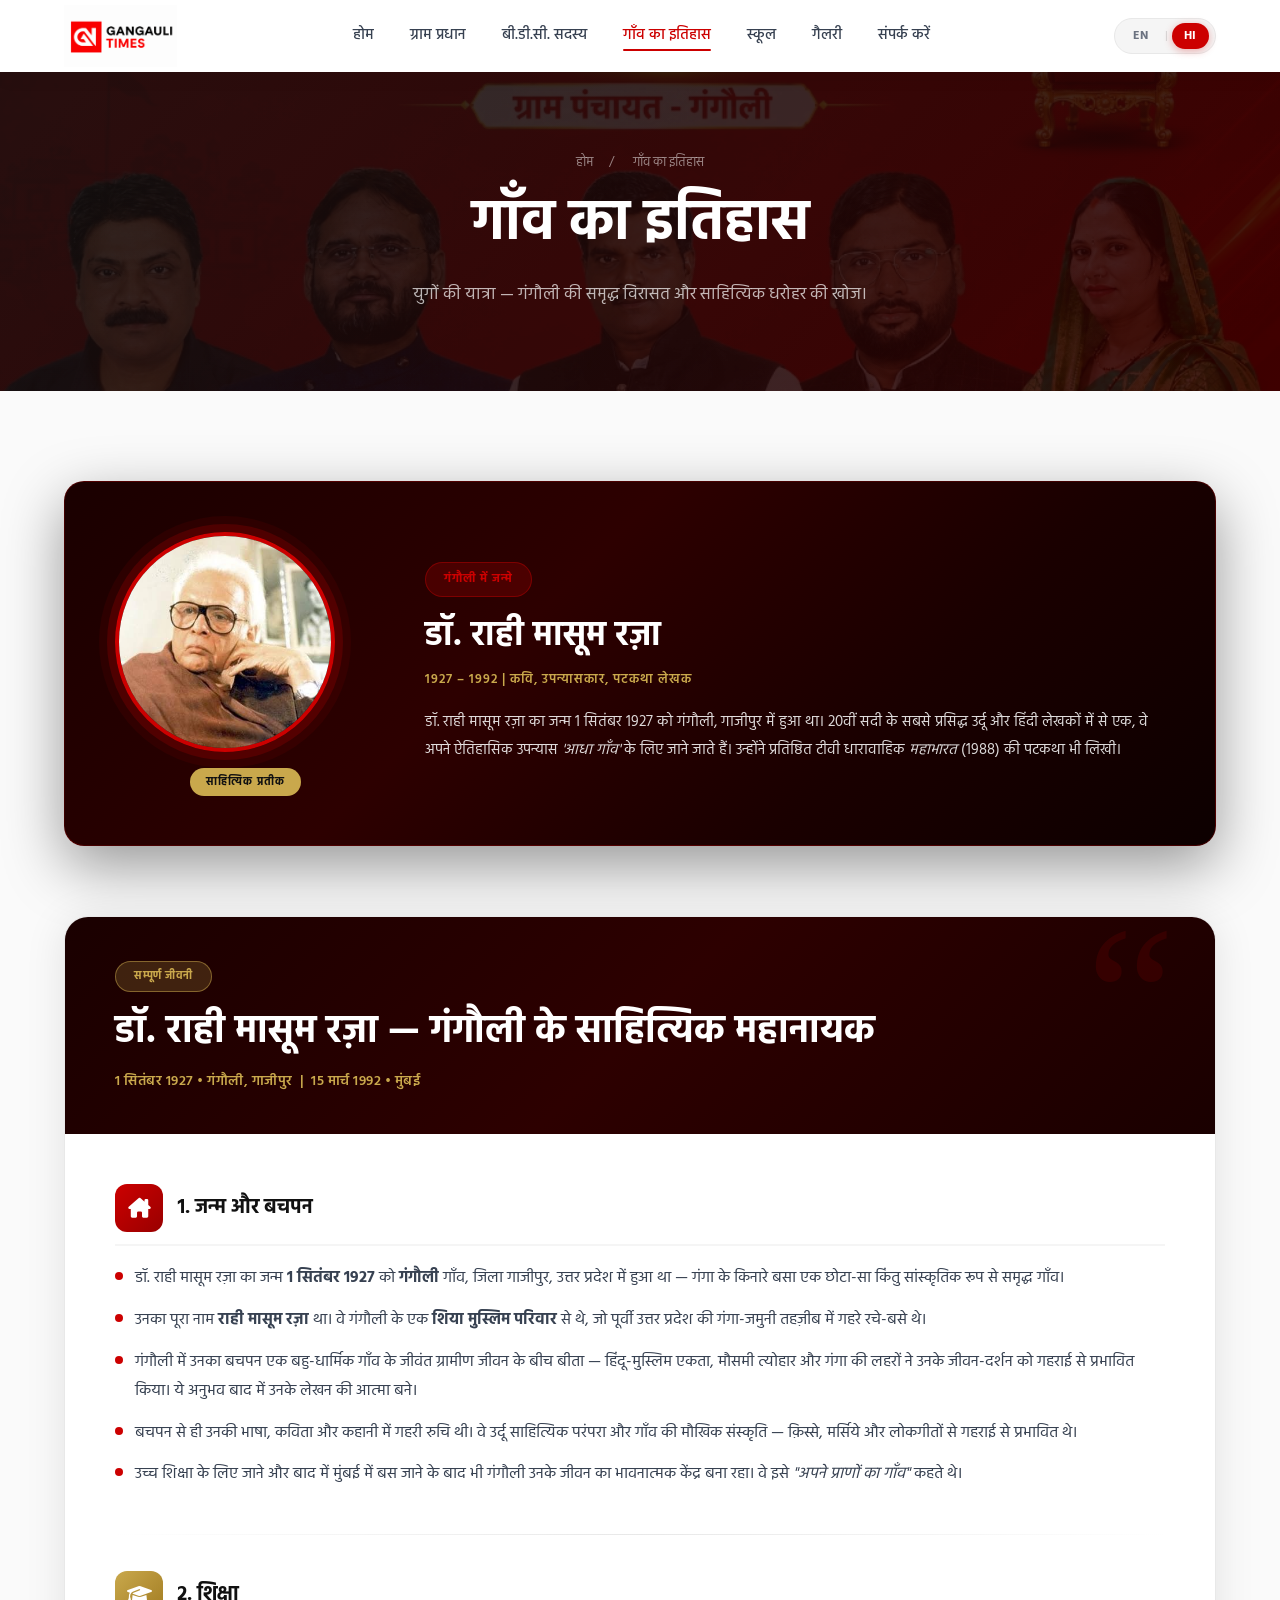
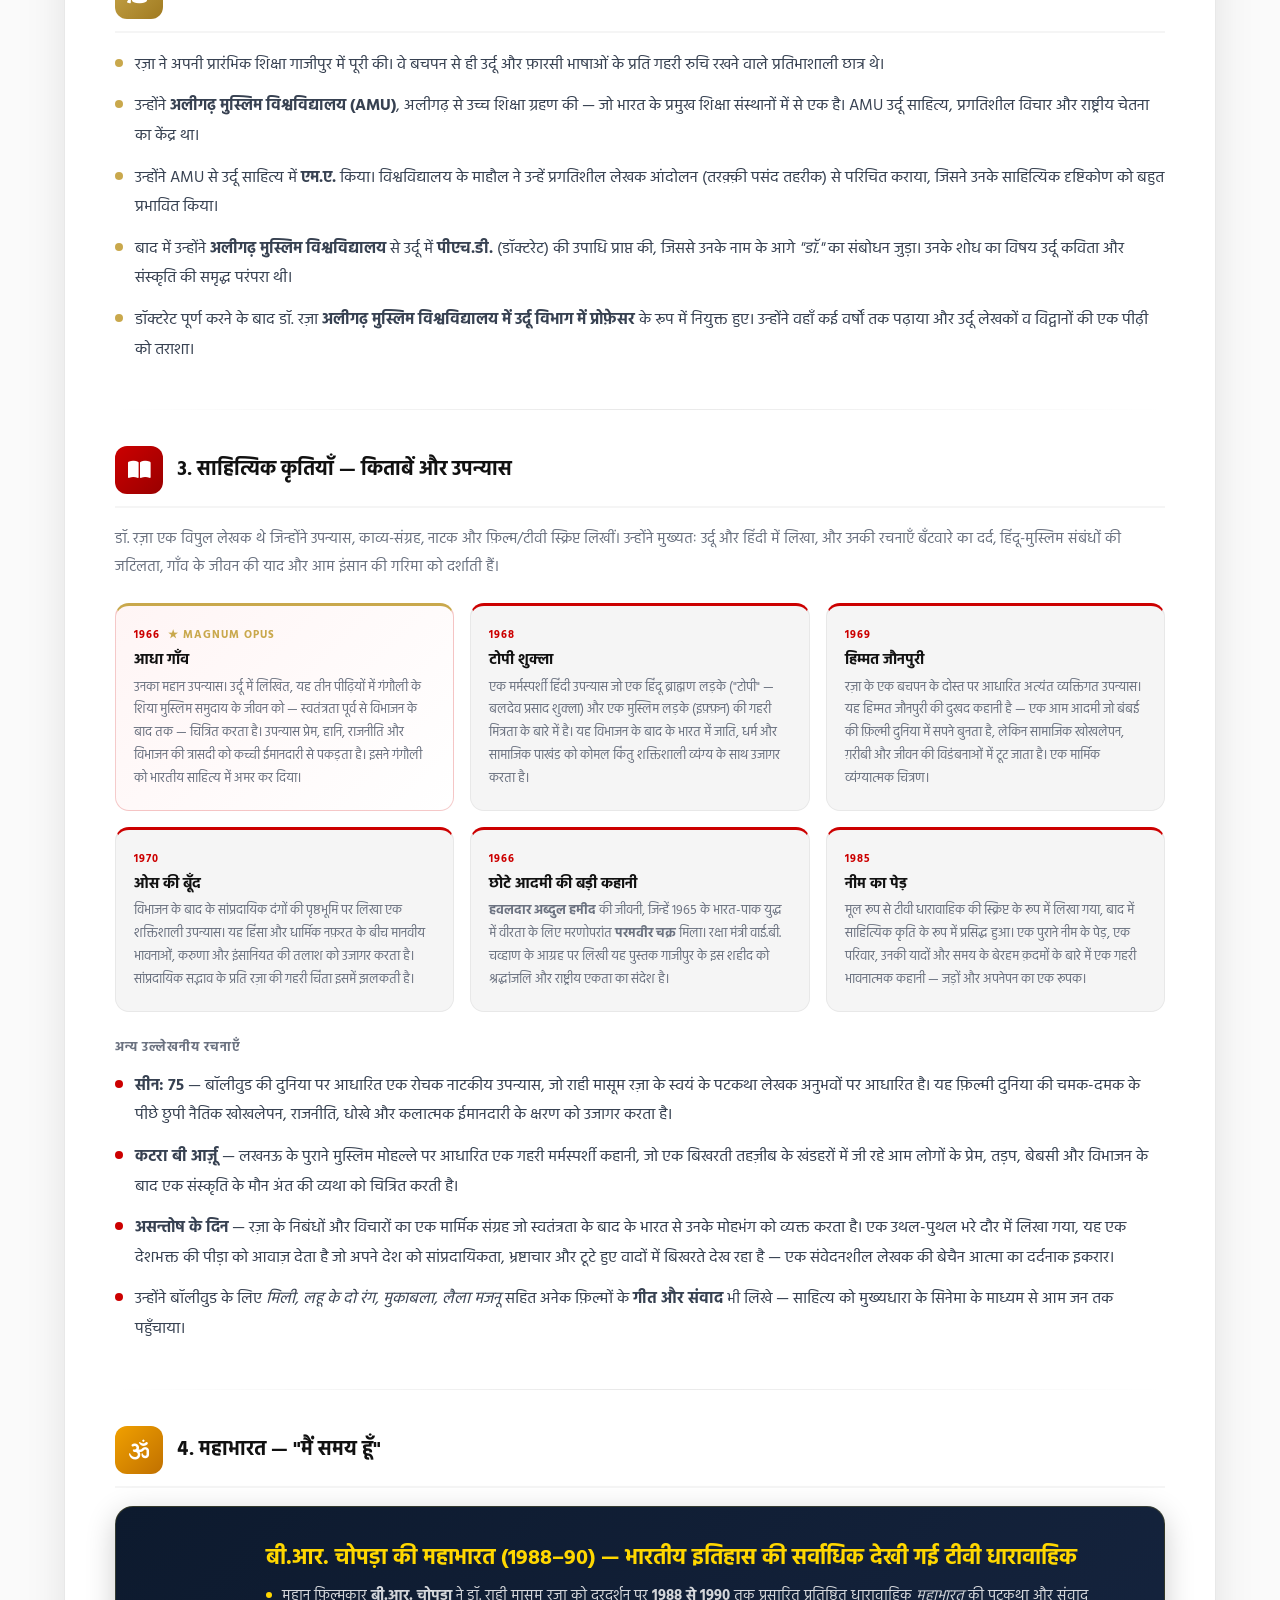
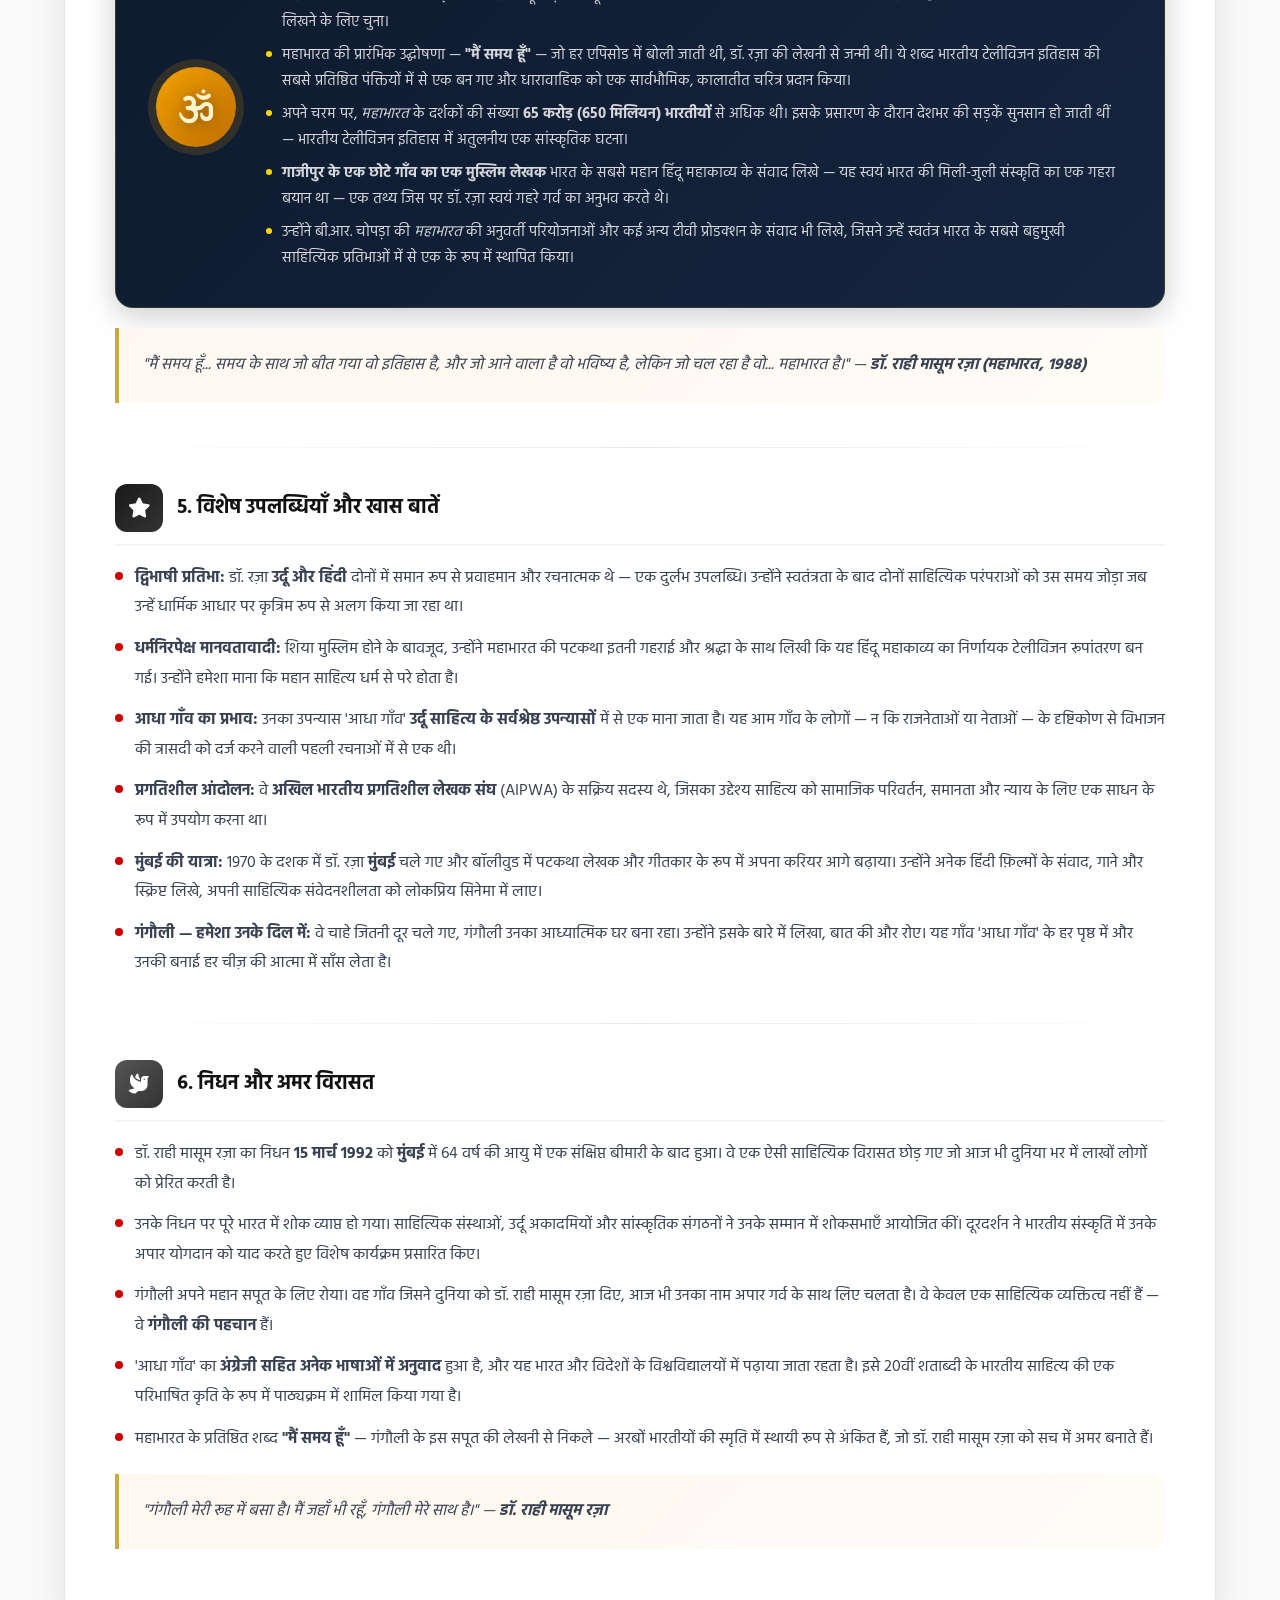
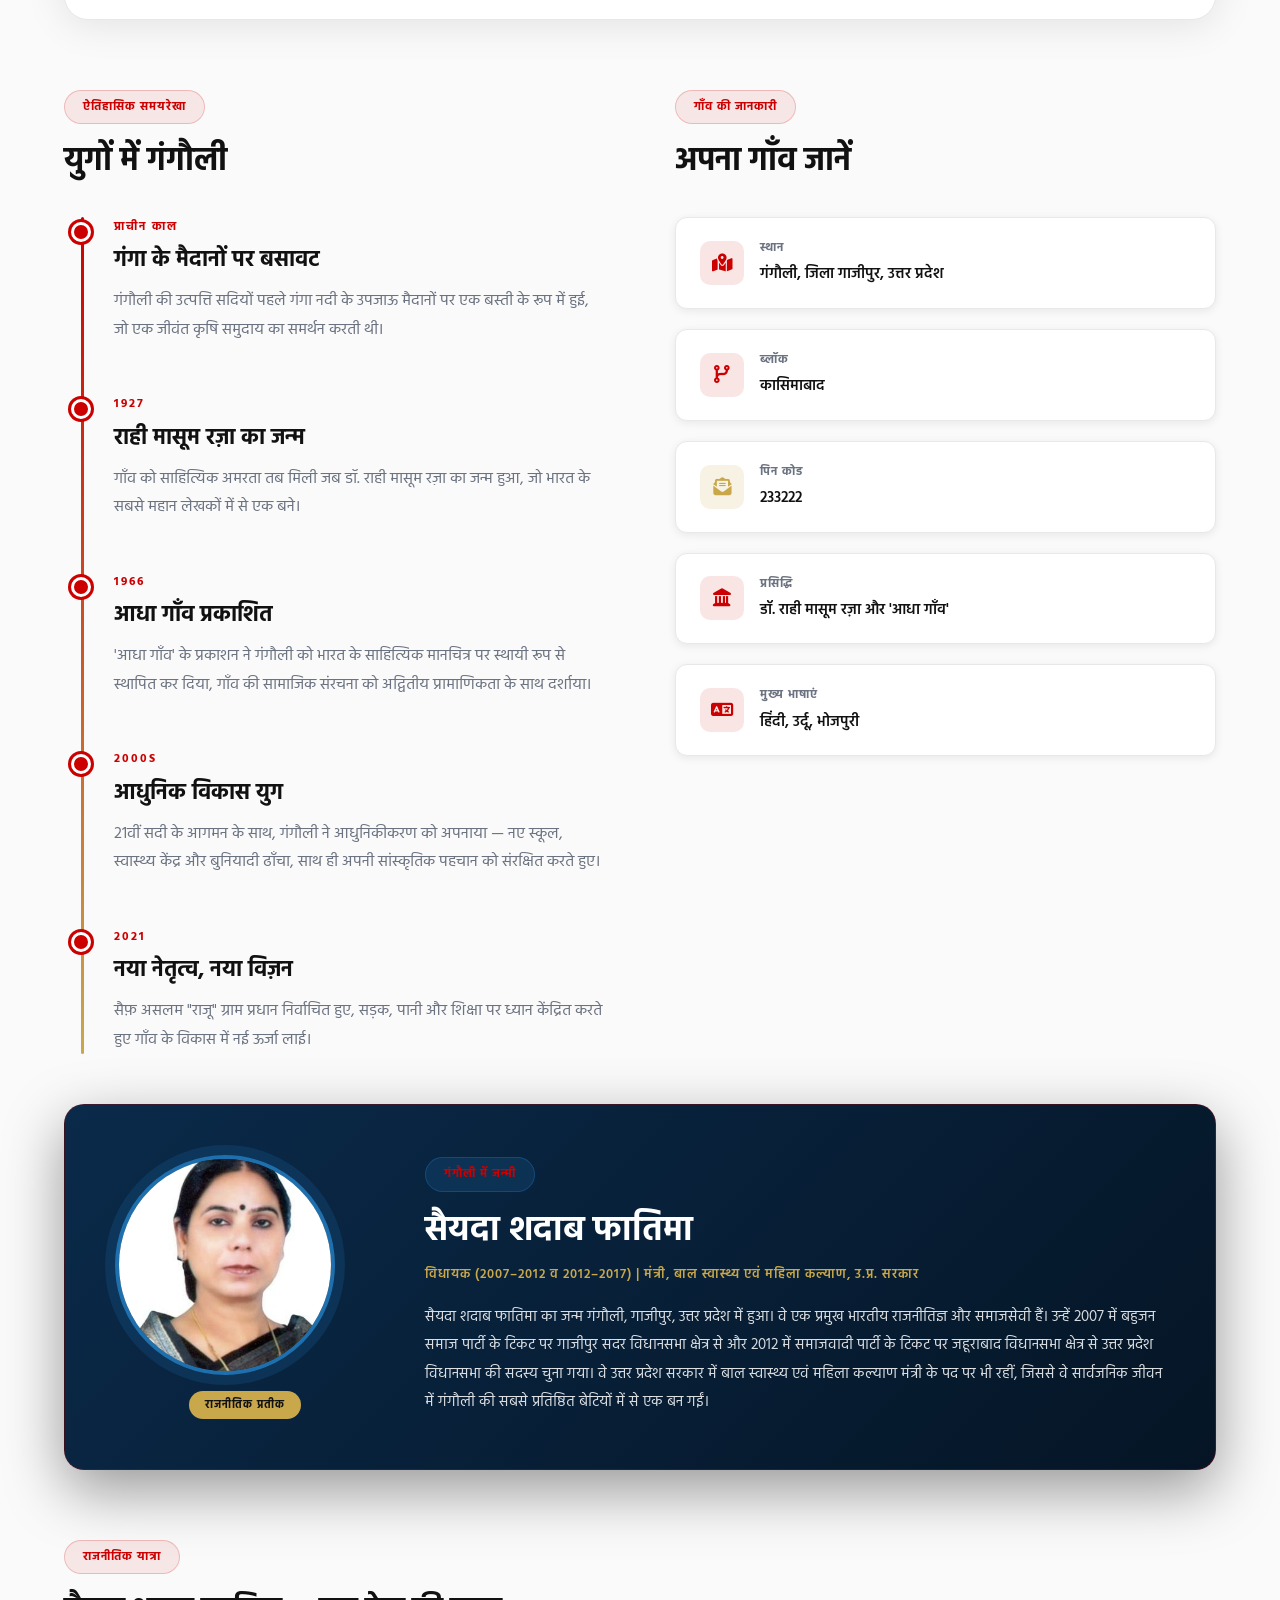
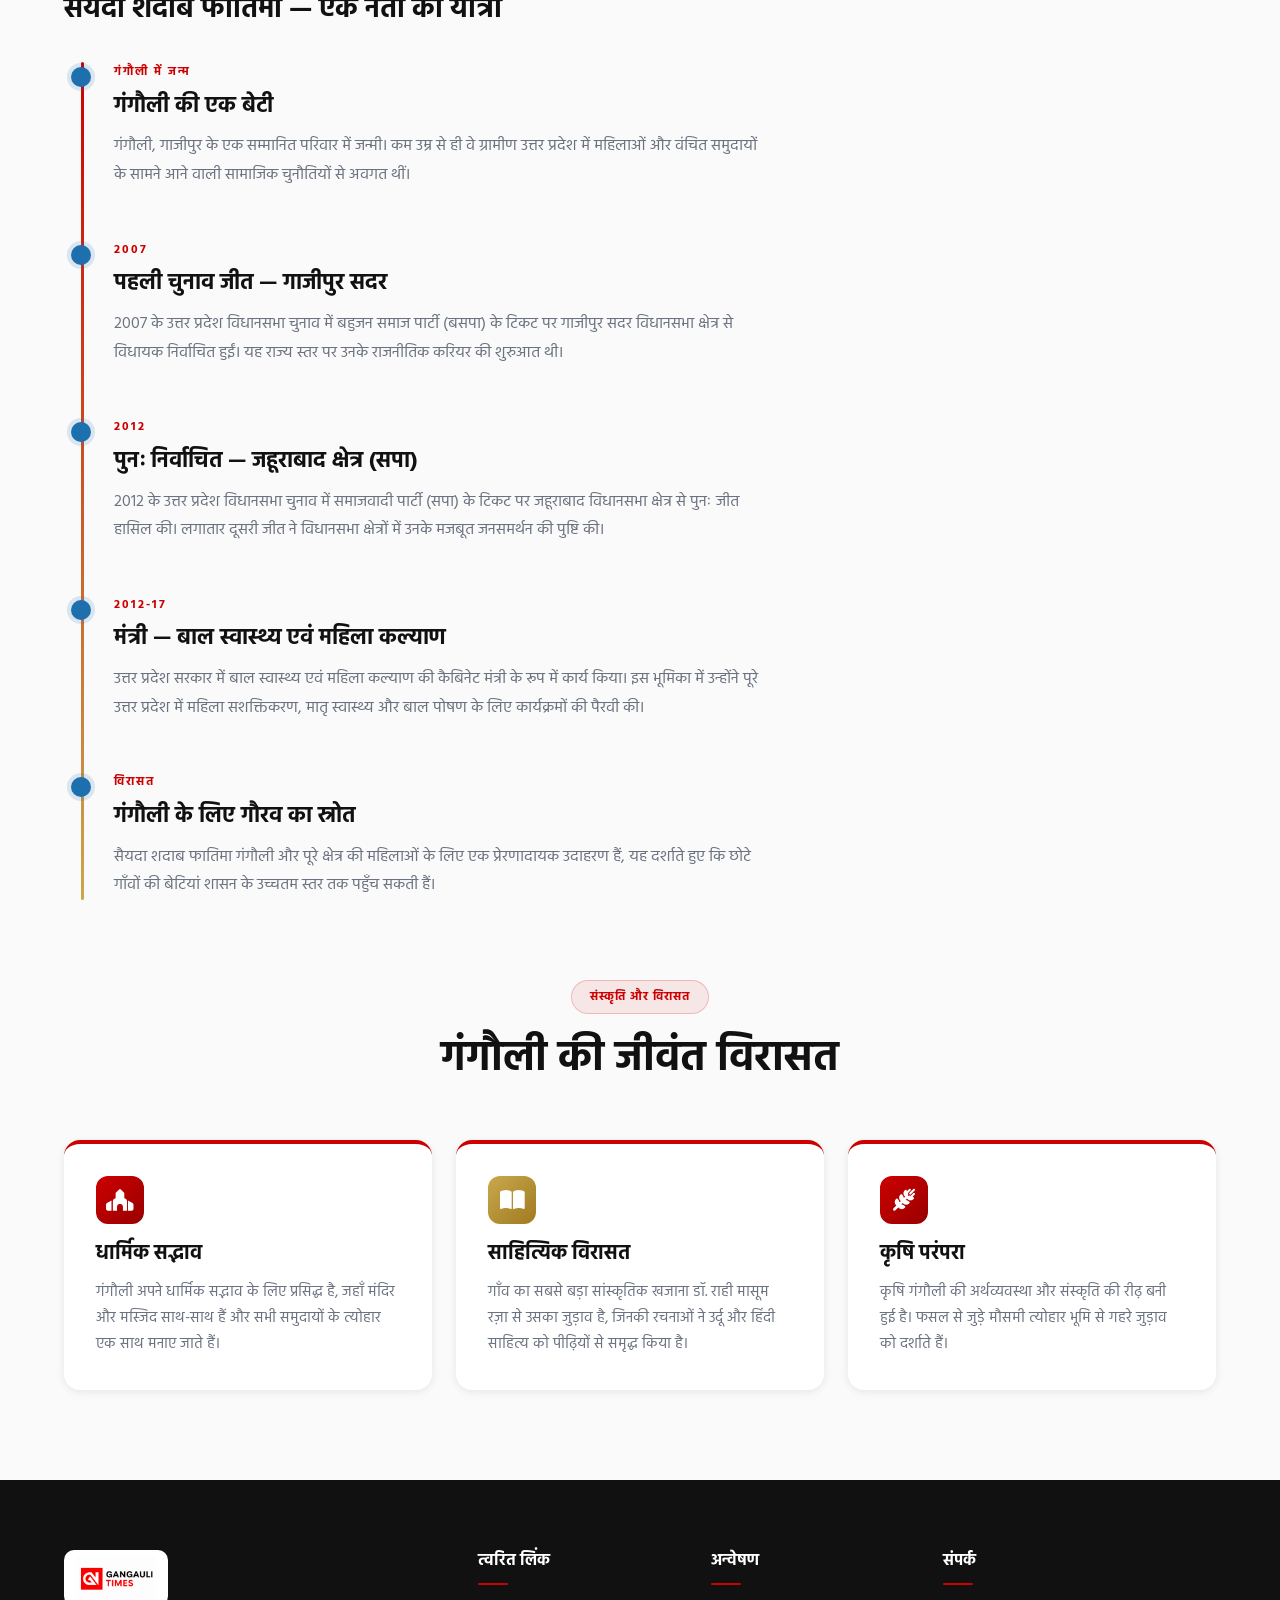
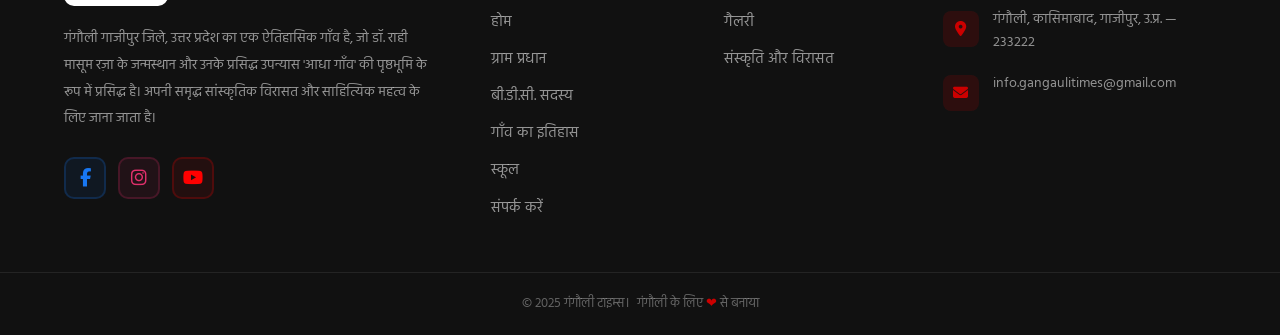
<file: history.html>
<!DOCTYPE html>
<html lang="hi">
<head>
  <meta charset="UTF-8" />
  <meta name="viewport" content="width=device-width, initial-scale=1.0" />
  <title>Village History — Gangauli Times</title>
  <meta name="description" content="Discover the rich history of Gangauli — birthplace of Dr. Rahi Masoom Raza, author of Aadha Gaon. Explore the village's cultural heritage and literary legacy." />
  <link rel="icon" type="image/png" href="favicon.png" />
  <link rel="stylesheet" href="style.css" />
  <link rel="stylesheet" href="https://cdnjs.cloudflare.com/ajax/libs/font-awesome/6.5.0/css/all.min.css" crossorigin="anonymous" />
  <style>

    /* ===== DR. RAHI MASOOM RAZA — JIWANI SECTION STYLES ===== */
    .raza-jiwani-section {
      background: var(--white);
      border-radius: 24px;
      overflow: hidden;
      margin-bottom: 70px;
      box-shadow: 0 4px 40px rgba(0,0,0,0.10);
      border: 1px solid var(--gray-200);
    }
    .rjw-header {
      background: linear-gradient(135deg, #1a0000 0%, #2d0000 50%, #1a0000 100%);
      padding: 44px 50px 40px;
      position: relative;
      overflow: hidden;
    }
    .rjw-header::before {
      content: '\201C';
      position: absolute;
      right: 40px;
      top: -20px;
      font-size: 200px;
      color: rgba(204,0,0,0.12);
      font-family: Georgia, serif;
      line-height: 1;
      pointer-events: none;
    }
    .rjw-header-label {
      display: inline-block;
      background: rgba(201,168,76,0.2);
      border: 1px solid rgba(201,168,76,0.5);
      color: var(--gold);
      font-size: 11px;
      font-weight: 800;
      letter-spacing: 2px;
      text-transform: uppercase;
      padding: 5px 18px;
      border-radius: 100px;
      margin-bottom: 14px;
    }
    body.lang-hi .rjw-header-label { letter-spacing: 0.5px; font-family: var(--font-hindi-body); }
    .rjw-header h2 {
      font-size: clamp(26px, 3vw, 38px);
      color: var(--white);
      margin-bottom: 10px;
      font-weight: 900;
    }
    .rjw-header-sub {
      color: var(--gold);
      font-size: 14px;
      font-weight: 600;
      letter-spacing: 0.5px;
    }
    .rjw-body {
      padding: 50px;
    }
    /* Point sections */
    .rjw-point-section {
      margin-bottom: 44px;
    }
    .rjw-point-section:last-child { margin-bottom: 0; }
    .rjw-ps-header {
      display: flex;
      align-items: center;
      gap: 14px;
      margin-bottom: 18px;
      padding-bottom: 12px;
      border-bottom: 2px solid var(--gray-100);
    }
    .rjw-ps-icon {
      width: 48px;
      height: 48px;
      border-radius: 12px;
      display: flex;
      align-items: center;
      justify-content: center;
      font-size: 20px;
      flex-shrink: 0;
      color: var(--white);
    }
    .rjw-ps-icon.red   { background: linear-gradient(135deg, var(--red-primary), var(--red-dark)); }
    .rjw-ps-icon.gold  { background: linear-gradient(135deg, #C9A84C, #a07a20); }
    .rjw-ps-icon.dark  { background: linear-gradient(135deg, #1a1a1a, #333); }
    .rjw-ps-icon.blue  { background: linear-gradient(135deg, #1e6fad, #0d4a7a); }
    .rjw-ps-title {
      font-size: 20px;
      font-weight: 800;
      color: var(--black);
      margin: 0;
    }
    body.lang-hi .rjw-ps-title { font-family: var(--font-hindi-heading); }
    /* Bullet list */
    .rjw-list {
      list-style: none;
      padding: 0;
      margin: 0;
      display: flex;
      flex-direction: column;
      gap: 12px;
    }
    .rjw-list li {
      display: flex;
      align-items: flex-start;
      gap: 12px;
      font-size: 15px;
      line-height: 1.85;
      color: var(--gray-700);
    }
    body.lang-hi .rjw-list li { font-family: var(--font-hindi-body); font-size: 16px; }
    .rjw-bullet {
      width: 8px;
      height: 8px;
      border-radius: 50%;
      background: var(--red-primary);
      flex-shrink: 0;
      margin-top: 8px;
    }
    .rjw-bullet.gold { background: var(--gold); }
    /* Book cards grid */
    .rjw-books-grid {
      display: grid;
      grid-template-columns: repeat(3,1fr);
      gap: 16px;
      margin-top: 4px;
    }
    .rjw-book-card {
      background: var(--gray-100);
      border-radius: 14px;
      padding: 20px 18px;
      border: 1px solid var(--gray-200);
      border-top: 3px solid var(--red-primary);
      transition: var(--transition);
    }
    .rjw-book-card:hover {
      transform: translateY(-4px);
      box-shadow: var(--shadow-md);
      border-top-color: var(--gold);
    }
    .rjw-book-card.featured {
      background: linear-gradient(135deg, #fff5f5, #fff);
      border-color: rgba(204,0,0,0.2);
      border-top: 3px solid var(--gold);
    }
    .rjw-book-year {
      font-size: 11px;
      font-weight: 800;
      color: var(--red-primary);
      letter-spacing: 1px;
      text-transform: uppercase;
      margin-bottom: 6px;
    }
    .rjw-book-title {
      font-size: 15px;
      font-weight: 800;
      color: var(--black);
      margin-bottom: 6px;
      line-height: 1.3;
    }
    body.lang-hi .rjw-book-title { font-family: var(--font-hindi-heading); }
    .rjw-book-desc {
      font-size: 12.5px;
      color: var(--gray-500);
      line-height: 1.75;
    }
    body.lang-hi .rjw-book-desc { font-family: var(--font-hindi-body); font-size: 13px; }
    /* Quote box */
    .rjw-quote {
      background: linear-gradient(135deg, #fff8f0, #fffbf5);
      border-left: 4px solid var(--gold);
      border-radius: 0 12px 12px 0;
      padding: 22px 24px;
      margin: 20px 0;
      position: relative;
    }
    .rjw-quote-text {
      font-size: 15px;
      font-style: italic;
      color: var(--gray-700);
      line-height: 1.9;
    }
    body.lang-hi .rjw-quote-text { font-family: var(--font-hindi-body); font-size: 16px; }
    /* Mahabharat special card */
    .rjw-mb-card {
      background: linear-gradient(135deg, #0d1a2e 0%, #162540 100%);
      border-radius: 18px;
      padding: 36px 40px;
      color: var(--white);
      display: grid;
      grid-template-columns: auto 1fr;
      gap: 30px;
      align-items: center;
      margin-top: 4px;
      border: 1px solid rgba(255,215,0,0.15);
      box-shadow: 0 8px 30px rgba(0,0,0,0.2);
    }
    .rjw-mb-icon-wrap {
      width: 80px;
      height: 80px;
      border-radius: 50%;
      background: linear-gradient(135deg, #f0a000, #c07000);
      display: flex;
      align-items: center;
      justify-content: center;
      font-size: 34px;
      flex-shrink: 0;
      box-shadow: 0 0 0 8px rgba(240,160,0,0.15);
    }
    .rjw-mb-title {
      font-size: 22px;
      font-weight: 900;
      color: #ffd700;
      margin-bottom: 10px;
      line-height: 1.3;
    }
    body.lang-hi .rjw-mb-title { font-family: var(--font-hindi-heading); }
    .rjw-mb-list {
      list-style: none;
      padding: 0;
      margin: 0;
      display: flex;
      flex-direction: column;
      gap: 8px;
    }
    .rjw-mb-list li {
      display: flex;
      align-items: flex-start;
      gap: 10px;
      font-size: 14px;
      color: rgba(255,255,255,0.82);
      line-height: 1.7;
    }
    body.lang-hi .rjw-mb-list li { font-family: var(--font-hindi-body); font-size: 15px; }
    .rjw-mb-bullet {
      width: 6px;
      height: 6px;
      border-radius: 50%;
      background: #ffd700;
      flex-shrink: 0;
      margin-top: 8px;
    }
    /* divider */
    .rjw-divider {
      width: 100%;
      height: 1px;
      background: linear-gradient(90deg, transparent, var(--gray-200), transparent);
      margin: 36px 0;
    }
    /* Mobile responsive */
    @media (max-width: 768px) {
      .rjw-header { padding: 28px 20px 24px; }
      .rjw-body { padding: 24px 18px; }
      .rjw-books-grid { grid-template-columns: 1fr 1fr; }
      .rjw-mb-card { grid-template-columns: 1fr; text-align: center; padding: 24px 18px; gap: 16px; }
      .rjw-mb-icon-wrap { margin: 0 auto; }
    }
    @media (max-width: 480px) {
      .rjw-books-grid { grid-template-columns: 1fr; }
    }

    .raza-profile {
      background: linear-gradient(135deg, #1a0000 0%, #2d0000 40%, #1a0000 70%, #0d0000 100%);
      border-radius: 20px;
      padding: 50px;
      color: var(--white);
      display: grid;
      grid-template-columns: 260px 1fr;
      gap: 50px;
      align-items: center;
      margin-bottom: 70px;
      border: 1px solid rgba(204,0,0,0.25);
      box-shadow: 0 20px 60px rgba(0,0,0,0.4);
    }
    .raza-img-col {
      text-align: center;
    }
    .raza-img {
      width: 220px;
      height: 220px;
      border-radius: 50%;
      object-fit: cover;
      object-position: top center;
      border: 4px solid var(--red-primary);
      box-shadow: 0 0 0 8px rgba(204,0,0,0.2), 0 0 0 16px rgba(204,0,0,0.08);
    }
    .raza-name { font-size: 34px; color: var(--white); margin-bottom: 8px; font-weight: 800; }
    .raza-desc { font-size: 15px; color: rgba(255,255,255,0.85); line-height: 1.9; }
    /* Mobile image — hidden on desktop, shown on mobile inside content col */
    .raza-mobile-img { display: none; flex-direction: column; align-items: center; margin-bottom: 20px; }
    .raza-mobile-img img { width: 130px; height: 130px; border-radius: 50%; object-fit: cover; border: 3px solid var(--red-primary); margin-bottom: 10px; }
    .culture-grid { display: grid; grid-template-columns: repeat(3,1fr); gap: 24px; margin-top: 50px; }
    .culture-card { background: var(--white); border-radius: 16px; padding: 32px; box-shadow: var(--shadow-sm); border-top: 4px solid var(--red-primary); transition: var(--transition); }
    .culture-card:hover { transform: translateY(-6px); box-shadow: var(--shadow-lg); }
    .culture-card h3 { font-size: 20px; margin-bottom: 12px; color: var(--black); }
    .culture-card p { font-size: 14.5px; color: var(--gray-500); line-height: 1.8; }

    /* ---- Mobile Responsive ---- */
    @media(max-width:768px) {
      .raza-profile { display: none; }
      .mobile-raza-cards { display: block !important; }
      .culture-grid { grid-template-columns: 1fr; }
      /* Stack the timeline + village-facts 2-col grid on mobile */
      .history-two-col { grid-template-columns: 1fr !important; gap: 40px !important; }
      /* Hide village facts section on mobile – shown on home page instead */
      .village-facts-col { display: none; }
      /* Show shadab mobile card */
      .mobile-shadab-card { display: block !important; }
      .shadab-desktop-profile { display: none !important; }
    }

    /* ---- Mobile Profile Cards (Raza + Shadab) Shared ---- */
    .mobile-raza-cards { display: none; }
    .mobile-shadab-card { display: none; }

    /* === Shared card wrapper === */
    .raza-mobile-card,
    .shadab-mobile-card {
      border-radius: 20px;
      padding: 0;
      color: var(--white);
      margin-bottom: 32px;
      overflow: hidden;
      box-shadow: 0 20px 60px rgba(0,0,0,0.45);
    }
    .raza-mobile-card { background: linear-gradient(160deg, #180000 0%, #2d0000 55%, #1a0000 100%); border: 1px solid rgba(204,0,0,0.25); }
    .shadab-mobile-card { background: linear-gradient(160deg, #020b16 0%, #061828 55%, #030d1a 100%); border: 1px solid rgba(30,111,173,0.25); }

    /* === Top hero strip with photo === */
    .pmc-hero {
      position: relative;
      padding: 32px 20px 0;
      text-align: center;
    }
    .raza-mobile-card .pmc-hero::before {
      content: '';
      position: absolute;
      top: 0; left: 0; right: 0; height: 80px;
      background: rgba(204,0,0,0.12);
    }
    .shadab-mobile-card .pmc-hero::before {
      content: '';
      position: absolute;
      top: 0; left: 0; right: 0; height: 80px;
      background: rgba(30,111,173,0.12);
    }
    .pmc-img {
      width: 120px;
      height: 120px;
      border-radius: 50%;
      object-fit: cover;
      object-position: top center;
      display: block;
      margin: 0 auto 14px;
      position: relative;
      z-index: 1;
    }
    .raza-mobile-card .pmc-img {
      border: 3px solid #cc0000;
      box-shadow: 0 0 0 5px rgba(204,0,0,0.2), 0 10px 30px rgba(0,0,0,0.5);
    }
    .shadab-mobile-card .pmc-img {
      border: 3px solid #1e6fad;
      box-shadow: 0 0 0 5px rgba(30,111,173,0.2), 0 10px 30px rgba(0,0,0,0.5);
    }
    .pmc-badge {
      background: var(--gold);
      color: #000;
      font-size: 9.5px;
      font-weight: 900;
      padding: 4px 16px;
      border-radius: 50px;
      letter-spacing: 1.2px;
      text-transform: uppercase;
      display: inline-block;
      margin-bottom: 10px;
    }

    /* === Body === */
    .pmc-body {
      padding: 0 20px 24px;
      text-align: center;
    }
    .pmc-tag {
      font-size: 10px;
      font-weight: 700;
      padding: 3px 14px;
      border-radius: 50px;
      display: inline-block;
      margin-bottom: 8px;
      letter-spacing: 0.5px;
    }
    .raza-mobile-card .pmc-tag {
      background: rgba(204,0,0,0.2);
      border: 1px solid rgba(204,0,0,0.4);
      color: rgba(255,255,255,0.85);
    }
    .shadab-mobile-card .pmc-tag {
      background: rgba(30,111,173,0.2);
      border: 1px solid rgba(30,111,173,0.4);
      color: rgba(255,255,255,0.85);
    }
    .pmc-name {
      font-size: 22px;
      font-weight: 900;
      color: var(--white);
      margin-bottom: 4px;
      font-family: var(--font-hindi-heading);
      line-height: 1.25;
      text-align: center;
    }
    .pmc-subtitle {
      font-size: 11.5px;
      font-weight: 600;
      margin-bottom: 4px;
      text-align: center;
      line-height: 1.5;
    }
    .raza-mobile-card .pmc-subtitle { color: var(--gold); }
    .shadab-mobile-card .pmc-subtitle { color: #6ab4f5; }
    /* Gold divider */
    .pmc-divider {
      width: 50px;
      height: 2px;
      margin: 12px auto 14px;
      border-radius: 2px;
    }
    .raza-mobile-card .pmc-divider { background: linear-gradient(90deg, transparent, #C9A84C, transparent); }
    .shadab-mobile-card .pmc-divider { background: linear-gradient(90deg, transparent, #1e6fad, transparent); }
    .pmc-desc {
      font-size: 13px;
      color: rgba(255,255,255,0.75);
      line-height: 1.85;
      text-align: right;
      margin-bottom: 18px;
    }
    body.lang-en .pmc-desc { text-align: left; }

    /* === 4-stat grid === */
    .pmc-stats {
      display: grid;
      grid-template-columns: 1fr 1fr;
      gap: 8px;
      margin-top: 4px;
    }
    .pmc-stat {
      border-radius: 12px;
      padding: 12px 10px;
      text-align: center;
    }
    .raza-mobile-card .pmc-stat {
      background: rgba(255,255,255,0.05);
      border: 1px solid rgba(204,0,0,0.2);
    }
    .shadab-mobile-card .pmc-stat {
      background: rgba(255,255,255,0.05);
      border: 1px solid rgba(30,111,173,0.2);
    }
    .pmc-stat-icon {
      font-size: 18px;
      margin-bottom: 6px;
    }
    .raza-mobile-card .pmc-stat-icon { color: #C9A84C; }
    .shadab-mobile-card .pmc-stat-icon { color: #6ab4f5; }
    .pmc-stat-title {
      font-size: 12px;
      font-weight: 700;
      color: var(--white);
      line-height: 1.3;
      margin-bottom: 1px;
    }
    .pmc-stat-sub {
      font-size: 10px;
      color: rgba(255,255,255,0.55);
      line-height: 1.3;
    }
    body.lang-hi .pmc-name,
    body.lang-hi .pmc-stat-title,
    body.lang-hi .pmc-subtitle { font-family: var(--font-hindi-body); }

    /* Shadab extra: journey timeline inside mobile card */
    .shadab-mobile-card .smc-timeline {
      margin-top: 20px;
      padding: 0 4px;
      text-align: left;
    }
    .shadab-mobile-card .smc-tl-item {
      position: relative;
      padding-left: 36px;
      padding-bottom: 22px;
      border-left: 2px solid rgba(30,111,173,0.35);
      margin-left: 10px;
    }
    .shadab-mobile-card .smc-tl-item:last-child {
      border-left: 2px solid transparent;
      padding-bottom: 0;
    }
    .shadab-mobile-card .smc-tl-dot {
      position: absolute;
      left: -8px;
      top: 2px;
      width: 14px;
      height: 14px;
      border-radius: 50%;
      background: #1e6fad;
      border: 2px solid #6ab4f5;
      box-shadow: 0 0 0 3px rgba(30,111,173,0.2);
    }
    .shadab-mobile-card .smc-tl-year {
      font-size: 10px;
      font-weight: 800;
      letter-spacing: 1px;
      color: #6ab4f5;
      text-transform: uppercase;
      margin-bottom: 2px;
    }
    .shadab-mobile-card .smc-tl-title {
      font-size: 13px;
      font-weight: 700;
      color: var(--white);
      margin-bottom: 4px;
      line-height: 1.3;
    }
    .shadab-mobile-card .smc-tl-desc {
      font-size: 12px;
      color: rgba(255,255,255,0.65);
      line-height: 1.75;
    }
    body.lang-en .shadab-mobile-card .smc-desc { text-align: left; }
  </style>

</head>
<body class="lang-hi">

<!-- NAVBAR -->
<nav class="navbar">
  <div class="container">
    <a href="index.html" class="navbar-brand">
      <img src="logo.png" alt="Gangauli Times Logo" class="navbar-logo" />
    </a>
    <ul class="navbar-nav">
      <li><a href="index.html" class="nav-link"><span class="en">Home</span><span class="hi">होम</span></a></li>
      <li><a href="gram-pradhan.html" class="nav-link"><span class="en">Gram Pradhan</span><span class="hi">ग्राम प्रधान</span></a></li>
      <li><a href="bdc-members.html" class="nav-link"><span class="en">BDC Members</span><span class="hi">बी.डी.सी. सदस्य</span></a></li>
      <li><a href="history.html" class="nav-link active"><span class="en">Village History</span><span class="hi">गाँव का इतिहास</span></a></li>
      <li><a href="schools.html" class="nav-link"><span class="en">Schools</span><span class="hi">स्कूल</span></a></li>
      <li><a href="gallery.html" class="nav-link"><span class="en">Gallery</span><span class="hi">गैलरी</span></a></li>
      <li><a href="contact.html" class="nav-link"><span class="en">Contact</span><span class="hi">संपर्क करें</span></a></li>
    </ul>
        <!-- Language Toggle in Navbar -->
    <div class="navbar-lang" id="navbar-lang">
      <button class="nav-lang-btn" id="lang-en" title="English">EN</button>
      <span class="nav-lang-divider">|</span>
      <button class="nav-lang-btn active" id="lang-hi" title="हिंदी">HI</button>
    </div>

    <button class="hamburger" id="hamburger"><span></span><span></span><span></span></button>
  </div>
  <div class="mobile-nav" id="mobile-nav">
    <a href="index.html" class="nav-link"><span class="en">Home</span><span class="hi">होम</span></a>
    <a href="gram-pradhan.html" class="nav-link"><span class="en">Gram Pradhan</span><span class="hi">ग्राम प्रधान</span></a>
    <a href="bdc-members.html" class="nav-link"><span class="en">BDC Members</span><span class="hi">बी.डी.सी. सदस्य</span></a>
    <a href="history.html" class="nav-link"><span class="en">Village History</span><span class="hi">गाँव का इतिहास</span></a>
    <a href="schools.html" class="nav-link"><span class="en">Schools</span><span class="hi">स्कूल</span></a>
    <a href="gallery.html" class="nav-link"><span class="en">Gallery</span><span class="hi">गैलरी</span></a>
    <a href="contact.html" class="nav-link"><span class="en">Contact</span><span class="hi">संपर्क करें</span></a>
  </div>
</nav>

<!-- PAGE HERO -->
<section class="page-hero">
  <div class="page-hero-content">
    <div class="page-hero-breadcrumb">
      <a href="index.html"><span class="en">Home</span><span class="hi">होम</span></a><span>/</span>
      <span class="en">Village History</span><span class="hi">गाँव का इतिहास</span>
    </div>
    <h1><span class="en">Village History</span><span class="hi">गाँव का इतिहास</span></h1>
    <p>
      <span class="en">A journey through the ages — exploring the rich heritage and literary legacy of Gangauli.</span>
      <span class="hi">युगों की यात्रा — गंगौली की समृद्ध विरासत और साहित्यिक धरोहर की खोज।</span>
    </p>
  </div>
</section>
<!-- MAIN CONTENT -->
<section class="section" style="background:var(--off-white);">
  <div class="container">

    <!-- Dr. Rahi Masoom Raza Feature — DESKTOP -->
    <div class="raza-profile reveal">
      <div class="raza-img-col">
        <img src="raza.jpg" alt="Dr. Rahi Masoom Raza" class="raza-img" loading="lazy" />
        <div style="margin-top:16px;">
          <span style="background:var(--gold);color:var(--black);font-size:11px;font-weight:800;padding:5px 16px;border-radius:50px;letter-spacing:1px;text-transform:uppercase;">
            <span class="en">Literary Icon</span><span class="hi">साहित्यिक प्रतीक</span>
          </span>
        </div>
      </div>
      <div>
        <span class="section-label" style="background:rgba(204,0,0,0.2);border-color:rgba(204,0,0,0.4);">
          <span class="en">Born in Gangauli</span><span class="hi">गंगौली में जन्मे</span>
        </span>
        <h2 class="raza-name">
          <span class="en">Dr. Rahi Masoom Raza</span>
          <span class="hi">डॉ. राही मासूम रज़ा</span>
        </h2>
        <p style="color:var(--gold);font-size:13px;font-weight:600;letter-spacing:1px;margin-bottom:16px;">
          <span class="en">1927 – 1992 | Poet, Novelist, Screenwriter</span>
          <span class="hi">1927 – 1992 | कवि, उपन्यासकार, पटकथा लेखक</span>
        </p>
        <p class="raza-desc">
          <span class="en">Dr. Rahi Masoom Raza was born in Gangauli, Ghazipur on September 1, 1927. One of the most celebrated Urdu and Hindi writers of the 20th century, he is best known for his landmark novel <em>'Aadha Gaon'</em> (Half Village), which immortalized Gangauli in Indian literature. He also wrote the screenplay for the iconic TV series <em>Mahabharat</em> (1988).</span>
          <span class="hi">डॉ. राही मासूम रज़ा का जन्म 1 सितंबर 1927 को गंगौली, गाजीपुर में हुआ था। 20वीं सदी के सबसे प्रसिद्ध उर्दू और हिंदी लेखकों में से एक, वे अपने ऐतिहासिक उपन्यास <em>'आधा गाँव'</em> के लिए जाने जाते हैं। उन्होंने प्रतिष्ठित टीवी धारावाहिक <em>महाभारत</em> (1988) की पटकथा भी लिखी।</span>
        </p>
      </div>
    </div><!-- end raza-profile (desktop) -->

    <!-- Dr. Rahi Masoom Raza — MOBILE CARD -->
    <div class="mobile-raza-cards reveal">
      <div class="raza-mobile-card">
        <!-- Hero photo strip -->
        <div class="pmc-hero">
          <img src="raza.jpg" alt="डॉ. राही मासूम रज़ा" class="pmc-img" loading="lazy" />
          <span class="pmc-badge"><span class="en">Literary Icon</span><span class="hi">साहित्यिक प्रतीक</span></span>
        </div>
        <!-- Body -->
        <div class="pmc-body">
          <span class="pmc-tag"><span class="en">Born in Gangauli</span><span class="hi">गंगौली में जन्मे</span></span>
          <h2 class="pmc-name"><span class="en">Dr. Rahi Masoom Raza</span><span class="hi">डॉ. राही मासूम रज़ा</span></h2>
          <p class="pmc-subtitle">
            <span class="en">1927 &ndash; 1992 &bull; Poet &bull; Novelist &bull; Screenwriter</span>
            <span class="hi">1927 &ndash; 1992 &bull; कवि &bull; उपन्यासकार &bull; पटकथा लेखक</span>
          </p>
          <div class="pmc-divider"></div>
          <p class="pmc-desc">
            <span class="en">Born in Gangauli, Ghazipur on 1 September 1927. Celebrated for his landmark novel <em>'Aadha Gaon'</em> and for writing the screenplay of the iconic TV series <em>Mahabharat</em> (1988).</span>
            <span class="hi">गंगौली, गाजीपुर में जन्मे डॉ. रज़ा अपने उपन्यास <em>'आधा गाँव'</em> और महाभारत (1988) की पटकथा के लिए जाने जाते हैं।</span>
          </p>
          <div class="pmc-stats">
            <div class="pmc-stat">
              <div class="pmc-stat-icon"><i class="fa-solid fa-book-open"></i></div>
              <div class="pmc-stat-title"><span class="en">Aadha Gaon</span><span class="hi">आधा गाँव</span></div>
              <div class="pmc-stat-sub"><span class="en">Novel</span><span class="hi">उपन्यास</span></div>
            </div>
            <div class="pmc-stat">
              <div class="pmc-stat-icon"><i class="fa-solid fa-film"></i></div>
              <div class="pmc-stat-title"><span class="en">Mahabharat</span><span class="hi">महाभारत</span></div>
              <div class="pmc-stat-sub"><span class="en">Screenplay</span><span class="hi">पटकथा</span></div>
            </div>
            <div class="pmc-stat">
              <div class="pmc-stat-icon"><i class="fa-solid fa-feather-pointed"></i></div>
              <div class="pmc-stat-title"><span class="en">Urdu &amp; Hindi</span><span class="hi">उर्दू और हिंदी</span></div>
              <div class="pmc-stat-sub"><span class="en">Literature</span><span class="hi">साहित्य</span></div>
            </div>
            <div class="pmc-stat">
              <div class="pmc-stat-icon"><i class="fa-solid fa-location-dot"></i></div>
              <div class="pmc-stat-title"><span class="en">Gangauli</span><span class="hi">गंगौली</span></div>
              <div class="pmc-stat-sub"><span class="en">Birthplace</span><span class="hi">जन्मस्थान</span></div>
            </div>
          </div>
        </div>
      </div>
    </div><!-- end mobile-raza-cards -->

    <!-- =====================================================
         DR. RAHI MASOOM RAZA — POORI JIWANI (BIOGRAPHY)
         Desktop + Mobile Responsive
    ====================================================== -->
    <div class="raza-jiwani-section reveal" id="raza-jiwani">

      <!-- Section Header -->
      <div class="rjw-header">
        <span class="rjw-header-label">
          <span class="en">Full Biography</span>
          <span class="hi">सम्पूर्ण जीवनी</span>
        </span>
        <h2>
          <span class="en">Dr. Rahi Masoom Raza — A Literary Legend of Gangauli</span>
          <span class="hi">डॉ. राही मासूम रज़ा — गंगौली के साहित्यिक महानायक</span>
        </h2>
        <p class="rjw-header-sub">
          <span class="en">1 September 1927 &bull; Gangauli, Ghazipur &nbsp;|&nbsp; 15 March 1992 &bull; Mumbai</span>
          <span class="hi">1 सितंबर 1927 &bull; गंगौली, गाजीपुर &nbsp;|&nbsp; 15 मार्च 1992 &bull; मुंबई</span>
        </p>
      </div>

      <div class="rjw-body">

        <!-- 1. BACHPAN / EARLY LIFE -->
        <div class="rjw-point-section">
          <div class="rjw-ps-header">
            <div class="rjw-ps-icon red"><i class="fa-solid fa-house-chimney"></i></div>
            <h3 class="rjw-ps-title">
              <span class="en">1. Early Life &amp; Childhood</span>
              <span class="hi">१. जन्म और बचपन</span>
            </h3>
          </div>
          <ul class="rjw-list">
            <li><span class="rjw-bullet"></span>
              <span>
                <span class="en">Dr. Rahi Masoom Raza was born on <strong>1 September 1927</strong> in the village of <strong>Gangauli</strong>, Ghazipur district, Uttar Pradesh — a small yet culturally rich village on the banks of the Ganga.</span>
                <span class="hi">डॉ. राही मासूम रज़ा का जन्म <strong>1 सितंबर 1927</strong> को <strong>गंगौली</strong> गाँव, जिला गाजीपुर, उत्तर प्रदेश में हुआ था — गंगा के किनारे बसा एक छोटा-सा किंतु सांस्कृतिक रूप से समृद्ध गाँव।</span>
              </span>
            </li>
            <li><span class="rjw-bullet"></span>
              <span>
                <span class="en">His full name was <strong>Rahi Masoom Raza</strong>. He belonged to a <strong>Shia Muslim family</strong> of Gangauli, deeply rooted in the composite Ganga-Jamuni tehzeeb of eastern UP.</span>
                <span class="hi">उनका पूरा नाम <strong>राही मासूम रज़ा</strong> था। वे गंगौली के एक <strong>शिया मुस्लिम परिवार</strong> से थे, जो पूर्वी उत्तर प्रदेश की गंगा-जमुनी तहज़ीब में गहरे रचे-बसे थे।</span>
              </span>
            </li>
            <li><span class="rjw-bullet"></span>
              <span>
                <span class="en">His childhood in Gangauli was spent amidst the vibrant rural life of a multi-religious village — Hindu-Muslim unity, seasonal festivals, and the flowing Ganga shaped his worldview profoundly. These experiences later became the soul of his writing.</span>
                <span class="hi">गंगौली में उनका बचपन एक बहु-धार्मिक गाँव के जीवंत ग्रामीण जीवन के बीच बीता — हिंदू-मुस्लिम एकता, मौसमी त्योहार और गंगा की लहरों ने उनके जीवन-दर्शन को गहराई से प्रभावित किया। ये अनुभव बाद में उनके लेखन की आत्मा बने।</span>
              </span>
            </li>
            <li><span class="rjw-bullet"></span>
              <span>
                <span class="en">From childhood, he showed a keen interest in language, poetry, and storytelling. He was deeply influenced by the Urdu literary tradition and the oral culture of the village — qissas, marsiye, and folk songs.</span>
                <span class="hi">बचपन से ही उनकी भाषा, कविता और कहानी में गहरी रुचि थी। वे उर्दू साहित्यिक परंपरा और गाँव की मौखिक संस्कृति — क़िस्से, मर्सिये और लोकगीतों से गहराई से प्रभावित थे।</span>
              </span>
            </li>
            <li><span class="rjw-bullet"></span>
              <span>
                <span class="en">Gangauli remained the emotional core of his life even after he left for higher studies and later settled in Mumbai. He called it <em>"the village of his soul"</em> — अपने प्राणों का गाँव।</span>
                <span class="hi">उच्च शिक्षा के लिए जाने और बाद में मुंबई में बस जाने के बाद भी गंगौली उनके जीवन का भावनात्मक केंद्र बना रहा। वे इसे <em>"अपने प्राणों का गाँव"</em> कहते थे।</span>
              </span>
            </li>
          </ul>
        </div>

        <div class="rjw-divider"></div>

        <!-- 2. SHIKSHA / EDUCATION -->
        <div class="rjw-point-section">
          <div class="rjw-ps-header">
            <div class="rjw-ps-icon gold"><i class="fa-solid fa-graduation-cap"></i></div>
            <h3 class="rjw-ps-title">
              <span class="en">2. Education</span>
              <span class="hi">२. शिक्षा</span>
            </h3>
          </div>
          <ul class="rjw-list">
            <li><span class="rjw-bullet gold"></span>
              <span>
                <span class="en">Raza completed his early schooling in Ghazipur. He was a brilliant student with a passion for Urdu and Persian languages from an early age.</span>
                <span class="hi">रज़ा ने अपनी प्रारंभिक शिक्षा गाजीपुर में पूरी की। वे बचपन से ही उर्दू और फ़ारसी भाषाओं के प्रति गहरी रुचि रखने वाले प्रतिभाशाली छात्र थे।</span>
              </span>
            </li>
            <li><span class="rjw-bullet gold"></span>
              <span>
                <span class="en">He pursued higher education at <strong>Aligarh Muslim University (AMU)</strong>, Aligarh — one of India's premier institutions of learning. AMU was a hotbed of Urdu literature, progressive thought, and national consciousness.</span>
                <span class="hi">उन्होंने <strong>अलीगढ़ मुस्लिम विश्वविद्यालय (AMU)</strong>, अलीगढ़ से उच्च शिक्षा ग्रहण की — जो भारत के प्रमुख शिक्षा संस्थानों में से एक है। AMU उर्दू साहित्य, प्रगतिशील विचार और राष्ट्रीय चेतना का केंद्र था।</span>
              </span>
            </li>
            <li><span class="rjw-bullet gold"></span>
              <span>
                <span class="en">He obtained his <strong>M.A.</strong> in Urdu Literature from AMU. The university environment exposed him to the progressive writers' movement (Taraqqi Pasand Tehreek), which greatly shaped his literary outlook.</span>
                <span class="hi">उन्होंने AMU से उर्दू साहित्य में <strong>एम.ए.</strong> किया। विश्वविद्यालय के माहौल ने उन्हें प्रगतिशील लेखक आंदोलन (तरक़्क़ी पसंद तहरीक) से परिचित कराया, जिसने उनके साहित्यिक दृष्टिकोण को बहुत प्रभावित किया।</span>
              </span>
            </li>
            <li><span class="rjw-bullet gold"></span>
              <span>
                <span class="en">He later earned his <strong>Ph.D.</strong> (Doctorate) in Urdu from <strong>Aligarh Muslim University</strong>, which earned him the prefix <em>"Dr."</em> before his name. His doctoral work focused on the rich tradition of Urdu poetry and culture.</span>
                <span class="hi">बाद में उन्होंने <strong>अलीगढ़ मुस्लिम विश्वविद्यालय</strong> से उर्दू में <strong>पीएच.डी.</strong> (डॉक्टरेट) की उपाधि प्राप्त की, जिससे उनके नाम के आगे <em>"डॉ."</em> का संबोधन जुड़ा। उनके शोध का विषय उर्दू कविता और संस्कृति की समृद्ध परंपरा थी।</span>
              </span>
            </li>
            <li><span class="rjw-bullet gold"></span>
              <span>
                <span class="en">After completing his doctorate, Dr. Raza joined <strong>Aligarh Muslim University as a Professor</strong> in the Department of Urdu. He taught there for several years, mentoring a generation of Urdu writers and scholars.</span>
                <span class="hi">डॉक्टरेट पूर्ण करने के बाद डॉ. रज़ा <strong>अलीगढ़ मुस्लिम विश्वविद्यालय में उर्दू विभाग में प्रोफ़ेसर</strong> के रूप में नियुक्त हुए। उन्होंने वहाँ कई वर्षों तक पढ़ाया और उर्दू लेखकों व विद्वानों की एक पीढ़ी को तराशा।</span>
              </span>
            </li>
          </ul>
        </div>

        <div class="rjw-divider"></div>

        <!-- 3. BOOKS -->
        <div class="rjw-point-section">
          <div class="rjw-ps-header">
            <div class="rjw-ps-icon red"><i class="fa-solid fa-book-open"></i></div>
            <h3 class="rjw-ps-title">
              <span class="en">3. Literary Works — Books &amp; Novels</span>
              <span class="hi">३. साहित्यिक कृतियाँ — किताबें और उपन्यास</span>
            </h3>
          </div>

          <!-- Intro para -->
          <p style="font-size:14.5px;color:var(--gray-500);line-height:1.9;margin-bottom:22px;">
            <span class="en">Dr. Raza was a prolific writer who authored novels, poetry collections, plays, and film/TV scripts. He wrote primarily in Urdu and Hindi, and his works reflect the pain of partition, the complexity of Hindu-Muslim relations, nostalgia for the village life, and the dignity of ordinary people.</span>
            <span class="hi">डॉ. रज़ा एक विपुल लेखक थे जिन्होंने उपन्यास, काव्य-संग्रह, नाटक और फ़िल्म/टीवी स्क्रिप्ट लिखीं। उन्होंने मुख्यतः उर्दू और हिंदी में लिखा, और उनकी रचनाएँ बँटवारे का दर्द, हिंदू-मुस्लिम संबंधों की जटिलता, गाँव के जीवन की याद और आम इंसान की गरिमा को दर्शाती हैं।</span>
          </p>

          <div class="rjw-books-grid">

            <!-- Aadha Gaon -->
            <div class="rjw-book-card featured">
              <div class="rjw-book-year">1966 &nbsp;<span style="color:var(--gold);">★ Magnum Opus</span></div>
              <div class="rjw-book-title">
                <span class="en">Aadha Gaon (आधा गाँव)</span>
                <span class="hi">आधा गाँव</span>
              </div>
              <div class="rjw-book-desc">
                <span class="en">His masterpiece novel. Written in Urdu, it chronicles the life of a Shia Muslim community in Gangauli across three generations — from pre-independence to post-partition India. The novel captures love, loss, politics, and the tragedy of partition with raw honesty. It immortalized Gangauli in Indian literature.</span>
                <span class="hi">उनका महान उपन्यास। उर्दू में लिखित, यह तीन पीढ़ियों में गंगौली के शिया मुस्लिम समुदाय के जीवन को — स्वतंत्रता पूर्व से विभाजन के बाद तक — चित्रित करता है। उपन्यास प्रेम, हानि, राजनीति और विभाजन की त्रासदी को कच्ची ईमानदारी से पकड़ता है। इसने गंगौली को भारतीय साहित्य में अमर कर दिया।</span>
              </div>
            </div>

            <!-- Topi Shukla -->
            <div class="rjw-book-card">
              <div class="rjw-book-year">1968</div>
              <div class="rjw-book-title">
                <span class="en">Topi Shukla (टोपी शुक्ला)</span>
                <span class="hi">टोपी शुक्ला</span>
              </div>
              <div class="rjw-book-desc">
                <span class="en">A moving Hindi novel about the deep friendship between a Hindu Brahmin boy (Baldev Prasad Shukla, called "Topi") and a Muslim boy (Iffan). It explores class, religion, and social hypocrisy in post-partition India with gentle yet powerful satire.</span>
                <span class="hi">एक मर्मस्पर्शी हिंदी उपन्यास जो एक हिंदू ब्राह्मण लड़के ("टोपी" — बलदेव प्रसाद शुक्ला) और एक मुस्लिम लड़के (इफ़्फ़न) की गहरी मित्रता के बारे में है। यह विभाजन के बाद के भारत में जाति, धर्म और सामाजिक पाखंड को कोमल किंतु शक्तिशाली व्यंग्य के साथ उजागर करता है।</span>
              </div>
            </div>

            <!-- Himmat Jaunpuri -->
            <div class="rjw-book-card">
              <div class="rjw-book-year">1969</div>
              <div class="rjw-book-title">
                <span class="en">Himmat Jaunpuri (हिम्मत जौनपुरी)</span>
                <span class="hi">हिम्मत जौनपुरी</span>
              </div>
              <div class="rjw-book-desc">
                <span class="en">A deeply personal novel based on a childhood friend of Raza. It follows the tragic story of Himmat Jaunpuri — a common man who dreams of making it in Bombay's glamorous film world but is broken by social hollowness, poverty, and life's cruel ironies. A satirical and poignant portrait of the city that never fulfils its promises.</span>
                <span class="hi">रज़ा के एक बचपन के दोस्त पर आधारित अत्यंत व्यक्तिगत उपन्यास। यह हिम्मत जौनपुरी की दुखद कहानी है — एक आम आदमी जो बंबई की फ़िल्मी दुनिया में सपने बुनता है, लेकिन सामाजिक खोखलेपन, ग़रीबी और जीवन की विडंबनाओं में टूट जाता है। एक मार्मिक व्यंग्यात्मक चित्रण।</span>
              </div>
            </div>

            <!-- Oos Ki Bund -->
            <div class="rjw-book-card">
              <div class="rjw-book-year">1970</div>
              <div class="rjw-book-title">
                <span class="en">Oos Ki Bund (ओस की बूँद)</span>
                <span class="hi">ओस की बूँद</span>
              </div>
              <div class="rjw-book-desc">
                <span class="en">A powerful novel set against the backdrop of post-partition communal riots. It explores human emotions, compassion, and the search for humanity and dignity amidst violence and religious hatred. Written with raw sensitivity, it reflects Raza's deep concern for communal harmony.</span>
                <span class="hi">विभाजन के बाद के सांप्रदायिक दंगों की पृष्ठभूमि पर लिखा एक शक्तिशाली उपन्यास। यह हिंसा और धार्मिक नफ़रत के बीच मानवीय भावनाओं, करुणा और इंसानियत की तलाश को उजागर करता है। सांप्रदायिक सद्भाव के प्रति रज़ा की गहरी चिंता इसमें झलकती है।</span>
              </div>
            </div>

            <!-- Chhote Aadmi Ki Badi Kahani -->
            <div class="rjw-book-card">
              <div class="rjw-book-year">1966</div>
              <div class="rjw-book-title">
                <span class="en">Chhote Aadmi Ki Badi Kahani</span>
                <span class="hi">छोटे आदमी की बड़ी कहानी</span>
              </div>
              <div class="rjw-book-desc">
                <span class="en">A biographical account of <strong>Havildar Abdul Hamid</strong>, who was posthumously awarded the <strong>Param Vir Chakra</strong> for his heroism in the 1965 Indo-Pak War. Commissioned by Defence Minister Y.B. Chavan, Raza used this to honour the war hero — also from Ghazipur — and address themes of patriotism and national unity.</span>
                <span class="hi"><strong>हवलदार अब्दुल हमीद</strong> की जीवनी, जिन्हें 1965 के भारत-पाक युद्ध में वीरता के लिए मरणोपरांत <strong>परमवीर चक्र</strong> मिला। रक्षा मंत्री वाई.बी. चव्हाण के आग्रह पर लिखी यह पुस्तक गाजीपुर के इस शहीद को श्रद्धांजलि और राष्ट्रीय एकता का संदेश है।</span>
              </div>
            </div>

            <!-- Neem Ka Ped -->
            <div class="rjw-book-card">
              <div class="rjw-book-year">1985</div>
              <div class="rjw-book-title">
                <span class="en">Neem Ka Ped (नीम का पेड़)</span>
                <span class="hi">नीम का पेड़</span>
              </div>
              <div class="rjw-book-desc">
                <span class="en">Written originally as a TV serial script, it later became celebrated as a literary work. A deeply emotional story about an old neem tree, a family, their memories, and the relentless march of time — a metaphor for roots and belonging.</span>
                <span class="hi">मूल रूप से टीवी धारावाहिक की स्क्रिप्ट के रूप में लिखा गया, बाद में साहित्यिक कृति के रूप में प्रसिद्ध हुआ। एक पुराने नीम के पेड़, एक परिवार, उनकी यादों और समय के बेरहम क़दमों के बारे में एक गहरी भावनात्मक कहानी — जड़ों और अपनेपन का एक रूपक।</span>
              </div>
            </div>

          </div><!-- end books grid -->

          <!-- Extra notable works list -->
          <div style="margin-top:24px;">
            <p style="font-size:13px;font-weight:700;color:var(--gray-500);letter-spacing:1px;text-transform:uppercase;margin-bottom:12px;">
              <span class="en">Other Notable Works</span>
              <span class="hi">अन्य उल्लेखनीय रचनाएँ</span>
            </p>
            <ul class="rjw-list">
              <li><span class="rjw-bullet"></span>
                <span>
                  <span class="en"><strong>Scene: 75 (सीन: 75)</strong> — A gripping dramatic novel set in the world of Bollywood, based on Raza's own experiences as a screenwriter. It offers a sharp, insider's look at the glittering yet morally hollow film industry — its politics, betrayals, and the slow decay of artistic integrity.</span>
                  <span class="hi"><strong>सीन: 75</strong> — बॉलीवुड की दुनिया पर आधारित एक रोचक नाटकीय उपन्यास, जो राही मासूम रज़ा के स्वयं के पटकथा लेखक अनुभवों पर आधारित है। यह फ़िल्मी दुनिया की चमक-दमक के पीछे छुपी नैतिक खोखलेपन, राजनीति, धोखे और कलात्मक ईमानदारी के क्षरण को उजागर करता है।</span>
                </span>
              </li>
              <li><span class="rjw-bullet"></span>
                <span>
                  <span class="en"><strong>Katra Bi Aarzu (कटरा बी आर्ज़ू)</strong> — A deeply moving novel set in old Lucknow's Muslim neighbourhood, the story follows the lives of ordinary people trapped in the ruins of a dying tehzeeb — their love, longing, helplessness, and the quiet tragedy of a culture fading away after Partition.</span>
                  <span class="hi"><strong>कटरा बी आर्ज़ू</strong> — लखनऊ के पुराने मुस्लिम मोहल्ले पर आधारित एक गहरी मर्मस्पर्शी कहानी, जो एक बिखरती तहज़ीब के खंडहरों में जी रहे आम लोगों के प्रेम, तड़प, बेबसी और विभाजन के बाद एक संस्कृति के मौन अंत की व्यथा को चित्रित करती है।</span>
                </span>
              </li>
              <li><span class="rjw-bullet"></span>
                <span>
                  <span class="en"><strong>Asantosh Ke Din (असन्तोष के दिन)</strong> — A poignant collection of essays and reflections capturing Raza's disillusionment with post-independence India. Written during a turbulent period, it voices the anguish of a patriot watching his nation torn apart by communalism, corruption, and broken promises — a searing confession of a sensitive writer's restless soul.</span>
                  <span class="hi"><strong>असन्तोष के दिन</strong> — रज़ा के निबंधों और विचारों का एक मार्मिक संग्रह जो स्वतंत्रता के बाद के भारत से उनके मोहभंग को व्यक्त करता है। एक उथल-पुथल भरे दौर में लिखा गया, यह एक देशभक्त की पीड़ा को आवाज़ देता है जो अपने देश को सांप्रदायिकता, भ्रष्टाचार और टूटे हुए वादों में बिखरते देख रहा है — एक संवेदनशील लेखक की बेचैन आत्मा का दर्दनाक इकरार।</span>
                </span>
              </li>
              <li><span class="rjw-bullet"></span>
                <span>
                  <span class="en">He also wrote numerous <strong>film songs and dialogues</strong> for Bollywood, including movies like <em>Mili, Lahu Ke Do Rang, Muqabla, Laila Majnu</em> and many more — making literature accessible through mainstream cinema.</span>
                  <span class="hi">उन्होंने बॉलीवुड के लिए <em>मिली, लहू के दो रंग, मुकाबला, लैला मजनू</em> सहित अनेक फ़िल्मों के <strong>गीत और संवाद</strong> भी लिखे — साहित्य को मुख्यधारा के सिनेमा के माध्यम से आम जन तक पहुँचाया।</span>
                </span>
              </li>
            </ul>
          </div>
        </div>

        <div class="rjw-divider"></div>

        <!-- 4. MAHABHARAT -->
        <div class="rjw-point-section">
          <div class="rjw-ps-header">
            <div class="rjw-ps-icon" style="background:linear-gradient(135deg,#f0a000,#c07000);"><i class="fa-solid fa-om"></i></div>
            <h3 class="rjw-ps-title">
              <span class="en">4. Mahabharat — "Main Samay Hoon" (मैं समय हूँ)</span>
              <span class="hi">४. महाभारत — "मैं समय हूँ"</span>
            </h3>
          </div>

          <div class="rjw-mb-card">
            <div class="rjw-mb-icon-wrap">
              <i class="fa-solid fa-om" style="color:#fff3cd;filter:drop-shadow(0 2px 8px rgba(0,0,0,0.4));"></i>
            </div>
            <div>
              <h4 class="rjw-mb-title">
                <span class="en">B.R. Chopra's Mahabharat (1988–90) — The Most Watched TV Series in Indian History</span>
                <span class="hi">बी.आर. चोपड़ा की महाभारत (1988–90) — भारतीय इतिहास की सर्वाधिक देखी गई टीवी धारावाहिक</span>
              </h4>
              <ul class="rjw-mb-list">
                <li><span class="rjw-mb-bullet"></span>
                  <span>
                    <span class="en">Dr. Rahi Masoom Raza was chosen by legendary filmmaker <strong>B.R. Chopra</strong> to write the screenplay and dialogue for the iconic television series <em>Mahabharat</em>, which aired on Doordarshan from <strong>1988 to 1990</strong>.</span>
                    <span class="hi">महान फ़िल्मकार <strong>बी.आर. चोपड़ा</strong> ने डॉ. राही मासूम रज़ा को दूरदर्शन पर <strong>1988 से 1990</strong> तक प्रसारित प्रतिष्ठित धारावाहिक <em>महाभारत</em> की पटकथा और संवाद लिखने के लिए चुना।</span>
                  </span>
                </li>
                <li><span class="rjw-mb-bullet"></span>
                  <span>
                    <span class="en">The opening narration of Mahabharat — <strong>"Main Samay Hoon"</strong> ("I am Time") — spoken at the beginning of each episode, was written by Dr. Raza. These words became one of the most iconic lines in Indian television history and gave the series its universal, timeless character.</span>
                    <span class="hi">महाभारत की प्रारंभिक उद्घोषणा — <strong>"मैं समय हूँ"</strong> — जो हर एपिसोड में बोली जाती थी, डॉ. रज़ा की लेखनी से जन्मी थी। ये शब्द भारतीय टेलीविजन इतिहास की सबसे प्रतिष्ठित पंक्तियों में से एक बन गए और धारावाहिक को एक सार्वभौमिक, कालातीत चरित्र प्रदान किया।</span>
                  </span>
                </li>
                <li><span class="rjw-mb-bullet"></span>
                  <span>
                    <span class="en">At its peak, <em>Mahabharat</em> had a viewership of over <strong>65 crore (650 million) Indians</strong>. During its telecast, streets would empty across the country — a cultural phenomenon unmatched in Indian television history.</span>
                    <span class="hi">अपने चरम पर, <em>महाभारत</em> के दर्शकों की संख्या <strong>65 करोड़ (650 मिलियन) भारतीयों</strong> से अधिक थी। इसके प्रसारण के दौरान देशभर की सड़कें सुनसान हो जाती थीं — भारतीय टेलीविजन इतिहास में अतुलनीय एक सांस्कृतिक घटना।</span>
                  </span>
                </li>
                <li><span class="rjw-mb-bullet"></span>
                  <span>
                    <span class="en">A <strong>Muslim writer from a small village in Ghazipur</strong> penning the dialogues of India's greatest Hindu epic was itself a profound statement of India's composite culture — a fact that Dr. Raza himself was deeply proud of.</span>
                    <span class="hi"><strong>गाजीपुर के एक छोटे गाँव का एक मुस्लिम लेखक</strong> भारत के सबसे महान हिंदू महाकाव्य के संवाद लिखे — यह स्वयं भारत की मिली-जुली संस्कृति का एक गहरा बयान था — एक तथ्य जिस पर डॉ. रज़ा स्वयं गहरे गर्व का अनुभव करते थे।</span>
                  </span>
                </li>
                <li><span class="rjw-mb-bullet"></span>
                  <span>
                    <span class="en">He also wrote the dialogue for B.R. Chopra's <em>Mahabharat</em> sequel projects and several other TV productions, cementing his place as one of the most versatile literary minds of independent India.</span>
                    <span class="hi">उन्होंने बी.आर. चोपड़ा की <em>महाभारत</em> की अनुवर्ती परियोजनाओं और कई अन्य टीवी प्रोडक्शन के संवाद भी लिखे, जिसने उन्हें स्वतंत्र भारत के सबसे बहुमुखी साहित्यिक प्रतिभाओं में से एक के रूप में स्थापित किया।</span>
                  </span>
                </li>
              </ul>
            </div>
          </div>

          <!-- Quote -->
          <div class="rjw-quote" style="margin-top:20px;">
            <p class="rjw-quote-text">
              <span class="en">"मैं समय हूँ... समय के साथ जो बीत गया वो इतिहास है, और जो आने वाला है वो भविष्य है, लेकिन जो चल रहा है वो... महाभारत है।" — <strong>Dr. Rahi Masoom Raza (Mahabharat, 1988)</strong></span>
              <span class="hi">"मैं समय हूँ... समय के साथ जो बीत गया वो इतिहास है, और जो आने वाला है वो भविष्य है, लेकिन जो चल रहा है वो... महाभारत है।" — <strong>डॉ. राही मासूम रज़ा (महाभारत, 1988)</strong></span>
            </p>
          </div>
        </div>

        <div class="rjw-divider"></div>

        <!-- 5. KHAS BATEN / SPECIAL ACHIEVEMENTS -->
        <div class="rjw-point-section">
          <div class="rjw-ps-header">
            <div class="rjw-ps-icon dark"><i class="fa-solid fa-star"></i></div>
            <h3 class="rjw-ps-title">
              <span class="en">5. Special Highlights &amp; Achievements</span>
              <span class="hi">५. विशेष उपलब्धियाँ और खास बातें</span>
            </h3>
          </div>
          <ul class="rjw-list">
            <li><span class="rjw-bullet"></span>
              <span>
                <span class="en"><strong>Bilingual Genius:</strong> Dr. Raza was equally fluent and creative in both <strong>Urdu and Hindi</strong> — a rare achievement. He bridged the two literary traditions at a time when they were being artificially separated along religious lines after independence.</span>
                <span class="hi"><strong>द्विभाषी प्रतिभा:</strong> डॉ. रज़ा <strong>उर्दू और हिंदी</strong> दोनों में समान रूप से प्रवाहमान और रचनात्मक थे — एक दुर्लभ उपलब्धि। उन्होंने स्वतंत्रता के बाद दोनों साहित्यिक परंपराओं को उस समय जोड़ा जब उन्हें धार्मिक आधार पर कृत्रिम रूप से अलग किया जा रहा था।</span>
              </span>
            </li>
            <li><span class="rjw-bullet"></span>
              <span>
                <span class="en"><strong>Secular Humanist:</strong> Despite being a Shia Muslim, he wrote the screenplay of the Mahabharat with such depth and reverence that it became the definitive television adaptation of the Hindu epic. He always maintained that great literature transcends religion.</span>
                <span class="hi"><strong>धर्मनिरपेक्ष मानवतावादी:</strong> शिया मुस्लिम होने के बावजूद, उन्होंने महाभारत की पटकथा इतनी गहराई और श्रद्धा के साथ लिखी कि यह हिंदू महाकाव्य का निर्णायक टेलीविजन रूपांतरण बन गई। उन्होंने हमेशा माना कि महान साहित्य धर्म से परे होता है।</span>
              </span>
            </li>
            <li><span class="rjw-bullet"></span>
              <span>
                <span class="en"><strong>Aadha Gaon's Impact:</strong> His novel 'Aadha Gaon' is considered one of the <strong>greatest novels in Urdu literature</strong>. It was among the first works to document the partition trauma from the perspective of common village people — not politicians or leaders.</span>
                <span class="hi"><strong>आधा गाँव का प्रभाव:</strong> उनका उपन्यास 'आधा गाँव' <strong>उर्दू साहित्य के सर्वश्रेष्ठ उपन्यासों</strong> में से एक माना जाता है। यह आम गाँव के लोगों — न कि राजनेताओं या नेताओं — के दृष्टिकोण से विभाजन की त्रासदी को दर्ज करने वाली पहली रचनाओं में से एक थी।</span>
              </span>
            </li>
            <li><span class="rjw-bullet"></span>
              <span>
                <span class="en"><strong>Progressive Movement:</strong> He was an active member of the <strong>All India Progressive Writers' Association</strong> (AIPWA), which aimed to use literature as a tool for social change, equality, and justice.</span>
                <span class="hi"><strong>प्रगतिशील आंदोलन:</strong> वे <strong>अखिल भारतीय प्रगतिशील लेखक संघ</strong> (AIPWA) के सक्रिय सदस्य थे, जिसका उद्देश्य साहित्य को सामाजिक परिवर्तन, समानता और न्याय के लिए एक साधन के रूप में उपयोग करना था।</span>
              </span>
            </li>
            <li><span class="rjw-bullet"></span>
              <span>
                <span class="en"><strong>Mumbai Journey:</strong> In the 1970s, Dr. Raza moved to <strong>Mumbai</strong> to pursue his career as a screenwriter and lyricist in Bollywood. He wrote dialogues, film songs, and scripts for numerous Hindi films, bringing his literary sensibility to popular cinema.</span>
                <span class="hi"><strong>मुंबई की यात्रा:</strong> 1970 के दशक में डॉ. रज़ा <strong>मुंबई</strong> चले गए और बॉलीवुड में पटकथा लेखक और गीतकार के रूप में अपना करियर आगे बढ़ाया। उन्होंने अनेक हिंदी फ़िल्मों के संवाद, गाने और स्क्रिप्ट लिखे, अपनी साहित्यिक संवेदनशीलता को लोकप्रिय सिनेमा में लाए।</span>
              </span>
            </li>
            <li><span class="rjw-bullet"></span>
              <span>
                <span class="en"><strong>Gangauli — Forever in His Heart:</strong> No matter how far he traveled, Gangauli remained his spiritual home. He wrote about it, spoke about it, and wept for it. The village breathes in every page of 'Aadha Gaon' and in the spirit of everything he created.</span>
                <span class="hi"><strong>गंगौली — हमेशा उनके दिल में:</strong> वे चाहे जितनी दूर चले गए, गंगौली उनका आध्यात्मिक घर बना रहा। उन्होंने इसके बारे में लिखा, बात की और रोए। यह गाँव 'आधा गाँव' के हर पृष्ठ में और उनकी बनाई हर चीज़ की आत्मा में साँस लेता है।</span>
              </span>
            </li>
          </ul>
        </div>

        <div class="rjw-divider"></div>

        <!-- 6. NIRVAN / DEATH & LEGACY -->
        <div class="rjw-point-section">
          <div class="rjw-ps-header">
            <div class="rjw-ps-icon" style="background:linear-gradient(135deg,#555,#333);"><i class="fa-solid fa-dove"></i></div>
            <h3 class="rjw-ps-title">
              <span class="en">6. Death &amp; Eternal Legacy</span>
              <span class="hi">६. निधन और अमर विरासत</span>
            </h3>
          </div>
          <ul class="rjw-list">
            <li><span class="rjw-bullet"></span>
              <span>
                <span class="en">Dr. Rahi Masoom Raza passed away on <strong>15 March 1992</strong> in <strong>Mumbai</strong>, aged 64, after a brief illness. He left behind a literary legacy that continues to inspire millions across the globe.</span>
                <span class="hi">डॉ. राही मासूम रज़ा का निधन <strong>15 मार्च 1992</strong> को <strong>मुंबई</strong> में 64 वर्ष की आयु में एक संक्षिप्त बीमारी के बाद हुआ। वे एक ऐसी साहित्यिक विरासत छोड़ गए जो आज भी दुनिया भर में लाखों लोगों को प्रेरित करती है।</span>
              </span>
            </li>
            <li><span class="rjw-bullet"></span>
              <span>
                <span class="en">His death was mourned across India. Literary associations, Urdu academies, and cultural organizations held condolence meetings in his honor. Doordarshan aired special programs remembering his immense contribution to Indian culture.</span>
                <span class="hi">उनके निधन पर पूरे भारत में शोक व्याप्त हो गया। साहित्यिक संस्थाओं, उर्दू अकादमियों और सांस्कृतिक संगठनों ने उनके सम्मान में शोकसभाएँ आयोजित कीं। दूरदर्शन ने भारतीय संस्कृति में उनके अपार योगदान को याद करते हुए विशेष कार्यक्रम प्रसारित किए।</span>
              </span>
            </li>
            <li><span class="rjw-bullet"></span>
              <span>
                <span class="en">Gangauli wept for its greatest son. The village that gave the world Dr. Rahi Masoom Raza continues to carry his name with immense pride. He is not just a literary figure — he is the <strong>identity of Gangauli</strong>.</span>
                <span class="hi">गंगौली अपने महान सपूत के लिए रोया। वह गाँव जिसने दुनिया को डॉ. राही मासूम रज़ा दिए, आज भी उनका नाम अपार गर्व के साथ लिए चलता है। वे केवल एक साहित्यिक व्यक्तित्व नहीं हैं — वे <strong>गंगौली की पहचान</strong> हैं।</span>
              </span>
            </li>
            <li><span class="rjw-bullet"></span>
              <span>
                <span class="en">'Aadha Gaon' has been <strong>translated into multiple languages</strong> including English, and continues to be studied in universities across India and abroad. It is included in curricula as a defining text of 20th-century Indian literature.</span>
                <span class="hi">'आधा गाँव' का <strong>अंग्रेजी सहित अनेक भाषाओं में अनुवाद</strong> हुआ है, और यह भारत और विदेशों के विश्वविद्यालयों में पढ़ाया जाता रहता है। इसे 20वीं शताब्दी के भारतीय साहित्य की एक परिभाषित कृति के रूप में पाठ्यक्रम में शामिल किया गया है।</span>
              </span>
            </li>
            <li><span class="rjw-bullet"></span>
              <span>
                <span class="en">The iconic words <strong>"Main Samay Hoon"</strong> from Mahabharat — written by this son of Gangauli — are etched permanently in the memory of hundreds of millions of Indians, making Dr. Rahi Masoom Raza truly immortal.</span>
                <span class="hi">महाभारत के प्रतिष्ठित शब्द <strong>"मैं समय हूँ"</strong> — गंगौली के इस सपूत की लेखनी से निकले — अरबों भारतीयों की स्मृति में स्थायी रूप से अंकित हैं, जो डॉ. राही मासूम रज़ा को सच में अमर बनाते हैं।</span>
              </span>
            </li>
          </ul>

          <!-- Final quote -->
          <div class="rjw-quote">
            <p class="rjw-quote-text">
              <span class="en">"गंगौली मेरी रूह में बसा है। मैं जहाँ भी रहूँ, गंगौली मेरे साथ है।" — <strong>Dr. Rahi Masoom Raza</strong></span>
              <span class="hi">"गंगौली मेरी रूह में बसा है। मैं जहाँ भी रहूँ, गंगौली मेरे साथ है।" — <strong>डॉ. राही मासूम रज़ा</strong></span>
            </p>
          </div>
        </div>

      </div><!-- end rjw-body -->
    </div><!-- end raza-jiwani-section -->

    <div class="history-two-col" style="display:grid;grid-template-columns:1fr 1fr;gap:70px;align-items:start;">
      <div class="reveal">
        <span class="section-label"><span class="en">Historical Timeline</span><span class="hi">ऐतिहासिक समयरेखा</span></span>
        <h2 style="font-size:32px;margin-bottom:32px;">
          <span class="en">Gangauli Through the Ages</span>
          <span class="hi">युगों में गंगौली</span>
        </h2>
        <div class="history-timeline">
          <div class="timeline-item">
            <div class="timeline-dot"></div>
            <div class="timeline-year"><span class="en">Ancient Era</span><span class="hi">प्राचीन काल</span></div>
            <h4 class="timeline-title"><span class="en">Settlement on Ganga Plains</span><span class="hi">गंगा के मैदानों पर बसावट</span></h4>
            <p class="timeline-desc">
              <span class="en">Gangauli's origins trace back centuries as a settlement on the fertile plains of the Ganga river, supporting a vibrant agrarian community.</span>
              <span class="hi">गंगौली की उत्पत्ति सदियों पहले गंगा नदी के उपजाऊ मैदानों पर एक बस्ती के रूप में हुई, जो एक जीवंत कृषि समुदाय का समर्थन करती थी।</span>
            </p>
          </div>
          <div class="timeline-item">
            <div class="timeline-dot"></div>
            <div class="timeline-year">1927</div>
            <h4 class="timeline-title"><span class="en">Birth of Rahi Masoom Raza</span><span class="hi">राही मासूम रज़ा का जन्म</span></h4>
            <p class="timeline-desc">
              <span class="en">The village gained literary immortality with the birth of Dr. Rahi Masoom Raza, who would go on to become one of India's greatest writers.</span>
              <span class="hi">गाँव को साहित्यिक अमरता तब मिली जब डॉ. राही मासूम रज़ा का जन्म हुआ, जो भारत के सबसे महान लेखकों में से एक बने।</span>
            </p>
          </div>
          <div class="timeline-item">
            <div class="timeline-dot"></div>
            <div class="timeline-year">1966</div>
            <h4 class="timeline-title"><span class="en">Aadha Gaon Published</span><span class="hi">आधा गाँव प्रकाशित</span></h4>
            <p class="timeline-desc">
              <span class="en">The publication of 'Aadha Gaon' (Half Village) put Gangauli permanently on India's literary map, depicting the social fabric of the village with masterful authenticity.</span>
              <span class="hi">'आधा गाँव' के प्रकाशन ने गंगौली को भारत के साहित्यिक मानचित्र पर स्थायी रूप से स्थापित कर दिया, गाँव की सामाजिक संरचना को अद्वितीय प्रामाणिकता के साथ दर्शाया।</span>
            </p>
          </div>
          <div class="timeline-item">
            <div class="timeline-dot"></div>
            <div class="timeline-year">2000s</div>
            <h4 class="timeline-title"><span class="en">Modern Development Era</span><span class="hi">आधुनिक विकास युग</span></h4>
            <p class="timeline-desc">
              <span class="en">With the dawn of the 21st century, Gangauli embraced modernization — new schools, health centers, and infrastructure while preserving its cultural identity.</span>
              <span class="hi">21वीं सदी के आगमन के साथ, गंगौली ने आधुनिकीकरण को अपनाया — नए स्कूल, स्वास्थ्य केंद्र और बुनियादी ढाँचा, साथ ही अपनी सांस्कृतिक पहचान को संरक्षित करते हुए।</span>
            </p>
          </div>
          <div class="timeline-item">
            <div class="timeline-dot"></div>
            <div class="timeline-year">2021</div>
            <h4 class="timeline-title"><span class="en">New Leadership, New Vision</span><span class="hi">नया नेतृत्व, नया विज़न</span></h4>
            <p class="timeline-desc">
              <span class="en">Saif Alsam "Raju" elected as Gram Pradhan, bringing renewed energy to village development with focus on roads, water, and education.</span>
              <span class="hi">सैफ़ असलम "राजू" ग्राम प्रधान निर्वाचित हुए, सड़क, पानी और शिक्षा पर ध्यान केंद्रित करते हुए गाँव के विकास में नई ऊर्जा लाई।</span>
            </p>
          </div>
        </div>
      </div>

      <!-- Village Facts (hidden on mobile, shown on home page) -->
      <div class="village-facts-col reveal reveal-delay-2">
        <span class="section-label"><span class="en">Village Facts</span><span class="hi">गाँव की जानकारी</span></span>
        <h2 style="font-size:32px;margin-bottom:32px;">
          <span class="en">Know Your Village</span>
          <span class="hi">अपना गाँव जानें</span>
        </h2>
        <div style="display:flex;flex-direction:column;gap:20px;">
          <div style="background:var(--white);border-radius:12px;padding:20px 24px;display:flex;gap:16px;align-items:center;box-shadow:var(--shadow-sm);border:1px solid var(--gray-200);">
            <div style="width:44px;height:44px;background:rgba(204,0,0,0.1);border-radius:10px;display:flex;align-items:center;justify-content:center;color:var(--red-primary);font-size:18px;flex-shrink:0;">
              <i class="fa-solid fa-map-location-dot"></i>
            </div>
            <div>
              <div style="font-size:12px;font-weight:700;letter-spacing:1px;text-transform:uppercase;color:var(--gray-500);margin-bottom:4px;"><span class="en">Location</span><span class="hi">स्थान</span></div>
              <div style="font-size:15px;font-weight:600;color:var(--black);">
                <span class="en">Gangauli, Ghazipur District, Uttar Pradesh</span><span class="hi">गंगौली, जिला गाजीपुर, उत्तर प्रदेश</span>
              </div>
            </div>
          </div>
          <div style="background:var(--white);border-radius:12px;padding:20px 24px;display:flex;gap:16px;align-items:center;box-shadow:var(--shadow-sm);border:1px solid var(--gray-200);">
            <div style="width:44px;height:44px;background:rgba(204,0,0,0.1);border-radius:10px;display:flex;align-items:center;justify-content:center;color:var(--red-primary);font-size:18px;flex-shrink:0;">
              <i class="fa-solid fa-code-branch"></i>
            </div>
            <div>
              <div style="font-size:12px;font-weight:700;letter-spacing:1px;text-transform:uppercase;color:var(--gray-500);margin-bottom:4px;"><span class="en">Block</span><span class="hi">ब्लॉक</span></div>
              <div style="font-size:15px;font-weight:600;color:var(--black);">
                <span class="en">Kasimabad</span><span class="hi">कासिमाबाद</span>
              </div>
            </div>
          </div>
          <div style="background:var(--white);border-radius:12px;padding:20px 24px;display:flex;gap:16px;align-items:center;box-shadow:var(--shadow-sm);border:1px solid var(--gray-200);">
            <div style="width:44px;height:44px;background:rgba(201,168,76,0.15);border-radius:10px;display:flex;align-items:center;justify-content:center;color:var(--gold);font-size:18px;flex-shrink:0;">
              <i class="fa-solid fa-envelope-open-text"></i>
            </div>
            <div>
              <div style="font-size:12px;font-weight:700;letter-spacing:1px;text-transform:uppercase;color:var(--gray-500);margin-bottom:4px;"><span class="en">PIN Code</span><span class="hi">पिन कोड</span></div>
              <div style="font-size:15px;font-weight:600;color:var(--black);">233222</div>
            </div>
          </div>
          <div style="background:var(--white);border-radius:12px;padding:20px 24px;display:flex;gap:16px;align-items:center;box-shadow:var(--shadow-sm);border:1px solid var(--gray-200);">
            <div style="width:44px;height:44px;background:rgba(204,0,0,0.1);border-radius:10px;display:flex;align-items:center;justify-content:center;color:var(--red-primary);font-size:18px;flex-shrink:0;">
              <i class="fa-solid fa-landmark"></i>
            </div>
            <div>
              <div style="font-size:12px;font-weight:700;letter-spacing:1px;text-transform:uppercase;color:var(--gray-500);margin-bottom:4px;"><span class="en">Famous For</span><span class="hi">प्रसिद्धि</span></div>
              <div style="font-size:15px;font-weight:600;color:var(--black);">
                <span class="en">Dr. Rahi Masoom Raza &amp; 'Aadha Gaon'</span>
                <span class="hi">डॉ. राही मासूम रज़ा और 'आधा गाँव'</span>
              </div>
            </div>
          </div>
          <div style="background:var(--white);border-radius:12px;padding:20px 24px;display:flex;gap:16px;align-items:center;box-shadow:var(--shadow-sm);border:1px solid var(--gray-200);">
            <div style="width:44px;height:44px;background:rgba(204,0,0,0.1);border-radius:10px;display:flex;align-items:center;justify-content:center;color:var(--red-primary);font-size:18px;flex-shrink:0;">
              <i class="fa-solid fa-language"></i>
            </div>
            <div>
              <div style="font-size:12px;font-weight:700;letter-spacing:1px;text-transform:uppercase;color:var(--gray-500);margin-bottom:4px;"><span class="en">Main Languages</span><span class="hi">मुख्य भाषाएं</span></div>
              <div style="font-size:15px;font-weight:600;color:var(--black);">
                <span class="en">Hindi, Urdu, Bhojpuri</span>
                <span class="hi">हिंदी, उर्दू, भोजपुरी</span>
              </div>
            </div>
          </div>
        </div>
      </div>
    </div>


    <!-- ============ MOBILE-ONLY SHADAB FATIMA CARD ============ -->
    <div class="mobile-shadab-card reveal">
      <div class="shadab-mobile-card">
        <div class="pmc-hero">
          <img src="shadab.jpg" alt="Syeda Shadab Fatima" class="pmc-img" loading="lazy" />
          <span class="pmc-badge"><span class="en">Political Icon</span><span class="hi">&#2352;&#2366;&#2332;&#2344;&#2368;&#2340;&#2367;&#2325; &#2346;&#2381;&#2352;&#2340;&#2368;&#2325;</span></span>
        </div>
        <div class="pmc-body">
          <span class="pmc-tag"><span class="en">Born in Gangauli</span><span class="hi">&#2327;&#2306;&#2327;&#2380;&#2354;&#2368; &#2350;&#2375;&#2306; &#2332;&#2344;&#2381;&#2350;&#2368;</span></span>
          <h2 class="pmc-name"><span class="en">Syeda Shadab Fatima</span><span class="hi">&#2360;&#2376;&#2351;&#2342;&#2366; &#2358;&#2342;&#2366;&#2348; &#2347;&#2366;&#2340;&#2367;&#2350;&#2366;</span></h2>
          <p class="pmc-subtitle">
            <span class="en">MLA 2007&ndash;12 &bull; MLA 2012&ndash;17 &bull; Cabinet Minister, UP</span>
            <span class="hi">&#2357;&#2367;&#2343;&#2366;&#2351;&#2325; 2007&ndash;12 &bull; &#2357;&#2367;&#2343;&#2366;&#2351;&#2325; 2012&ndash;17 &bull; &#2325;&#2376;&#2348;&#2367;&#2344;&#2375;&#2335; &#2350;&#2306;&#2340;&#2381;&#2352;&#2368;, &#2313;.&#2346;&#2381;&#2352;.</span>
          </p>
          <div class="pmc-divider"></div>
          <p class="pmc-desc">
            <span class="en">Born in Gangauli, Ghazipur. Elected MLA twice and served as Cabinet Minister for Child Health &amp; Women Welfare in the Uttar Pradesh Government.</span>
            <span class="hi">&#2327;&#2306;&#2327;&#2380;&#2354;&#2368;, &#2327;&#2366;&#2332;&#2368;&#2346;&#2369;&#2352; &#2350;&#2375;&#2306; &#2332;&#2344;&#2381;&#2350;&#2368;&#2306;&#2404; &#2342;&#2379; &#2348;&#2366;&#2352; &#2357;&#2367;&#2343;&#2366;&#2351;&#2325; &#2330;&#2369;&#2344;&#2368; &#2327;&#2312;&#2306; &#2324;&#2352; &#2313;.&#2346;&#2381;&#2352;. &#2360;&#2352;&#2325;&#2366;&#2352; &#2350;&#2375;&#2306; &#2348;&#2366;&#2354; &#2360;&#2381;&#2357;&#2366;&#2360;&#2381;&#2341;&#2381;&#2351; &#2319;&#2357;&#2306; &#2350;&#2361;&#2367;&#2354;&#2366; &#2325;&#2354;&#2381;&#2351;&#2366;&#2339; &#2350;&#2306;&#2340;&#2381;&#2352;&#2368; &#2346;&#2342; &#2346;&#2352; &#2325;&#2366;&#2352;&#2381;&#2351; &#2325;&#2367;&#2351;&#2366;&#2404;</span>
          </p>
          <div class="pmc-stats">
            <div class="pmc-stat">
              <div class="pmc-stat-icon"><i class="fa-solid fa-ballot-check"></i></div>
              <div class="pmc-stat-title"><span class="en">2007</span><span class="hi">2007</span></div>
              <div class="pmc-stat-sub"><span class="en">First MLA (BSP)</span><span class="hi">&#2346;&#2381;&#2352;&#2341;&#2350; &#2357;&#2367;&#2343;&#2366;&#2351;&#2325;</span></div>
            </div>
            <div class="pmc-stat">
              <div class="pmc-stat-icon"><i class="fa-solid fa-star"></i></div>
              <div class="pmc-stat-title"><span class="en">2012</span><span class="hi">2012</span></div>
              <div class="pmc-stat-sub"><span class="en">Re-elected (SP)</span><span class="hi">&#2346;&#2369;&#2344;&#2307; &#2344;&#2367;&#2352;&#2381;&#2357;&#2366;&#2330;&#2367;&#2340;</span></div>
            </div>
            <div class="pmc-stat">
              <div class="pmc-stat-icon"><i class="fa-solid fa-child-reaching"></i></div>
              <div class="pmc-stat-title"><span class="en">Minister</span><span class="hi">&#2350;&#2306;&#2340;&#2381;&#2352;&#2368;</span></div>
              <div class="pmc-stat-sub"><span class="en">Child &amp; Women</span><span class="hi">&#2350;&#2361;&#2367;&#2354;&#2366; &#2325;&#2354;&#2381;&#2351;&#2366;&#2339;</span></div>
            </div>
            <div class="pmc-stat">
              <div class="pmc-stat-icon"><i class="fa-solid fa-location-dot"></i></div>
              <div class="pmc-stat-title"><span class="en">Gangauli</span><span class="hi">&#2327;&#2306;&#2327;&#2380;&#2354;&#2368;</span></div>
              <div class="pmc-stat-sub"><span class="en">Birthplace</span><span class="hi">&#2332;&#2344;&#2381;&#2350;&#2360;&#2381;&#2341;&#2366;&#2344;</span></div>
            </div>
          </div>
        </div>
      </div>

      <!-- Journey Timeline — White bg, Red style matching Rahi's timeline -->
      <div style="background:var(--white);border-radius:20px;padding:28px 20px 32px;margin-top:20px;box-shadow:var(--shadow-sm);border:1px solid var(--gray-200);">
        <span class="section-label" style="font-size:10px;padding:4px 14px;">
          <span class="en">Political Journey</span><span class="hi">&#2352;&#2366;&#2332;&#2344;&#2368;&#2340;&#2367;&#2325; &#2351;&#2366;&#2340;&#2381;&#2352;&#2366;</span>
        </span>
        <h3 style="font-size:22px;font-weight:800;color:var(--black);margin:12px 0 28px;line-height:1.3;">
          <span class="en">Syeda Shadab Fatima &mdash; Journey of a Leader</span>
          <span class="hi">&#2360;&#2376;&#2351;&#2342;&#2366; &#2358;&#2342;&#2366;&#2348; &#2347;&#2366;&#2340;&#2367;&#2350;&#2366; &mdash; &#2319;&#2325; &#2344;&#2375;&#2340;&#2366; &#2325;&#2368; &#2351;&#2366;&#2340;&#2381;&#2352;&#2366;</span>
        </h3>
        <div class="history-timeline">
          <div class="timeline-item">
            <div class="timeline-dot"></div>
            <div class="timeline-year"><span class="en">Born in Gangauli</span><span class="hi">&#2327;&#2306;&#2327;&#2380;&#2354;&#2368; &#2350;&#2375;&#2306; &#2332;&#2344;&#2381;&#2350;</span></div>
            <h4 class="timeline-title"><span class="en">A Daughter of Gangauli</span><span class="hi">&#2327;&#2306;&#2327;&#2380;&#2354;&#2368; &#2325;&#2368; &#2319;&#2325; &#2348;&#2375;&#2335;&#2368;</span></h4>
            <p class="timeline-desc">
              <span class="en">Born into a respected family in Gangauli, Ghazipur. From a young age, she was aware of the social challenges faced by women and underprivileged communities in rural UP.</span>
              <span class="hi">&#2327;&#2306;&#2327;&#2380;&#2354;&#2368;, &#2327;&#2366;&#2332;&#2368;&#2346;&#2369;&#2352; &#2325;&#2375; &#2319;&#2325; &#2360;&#2350;&#2381;&#2350;&#2366;&#2344;&#2367;&#2340; &#2346;&#2352;&#2367;&#2357;&#2366;&#2352; &#2350;&#2375;&#2306; &#2332;&#2344;&#2381;&#2350;&#2368;&#2404; &#2325;&#2350; &#2313;&#2350;&#2381;&#2352; &#2360;&#2375; &#2361;&#2368; &#2357;&#2375; &#2327;&#2381;&#2352;&#2366;&#2350;&#2368;&#2339; &#2313;&#2340;&#2381;&#2340;&#2352; &#2346;&#2381;&#2352;&#2342;&#2375;&#2358; &#2350;&#2375;&#2306; &#2350;&#2361;&#2367;&#2354;&#2366;&#2451;&#2306; &#2324;&#2352; &#2357;&#2306;&#2330;&#2367;&#2340; &#2360;&#2350;&#2369;&#2342;&#2366;&#2351;&#2379;&#2306; &#2325;&#2375; &#2360;&#2366;&#2350;&#2344;&#2375; &#2310;&#2344;&#2375; &#2357;&#2366;&#2354;&#2368; &#2360;&#2366;&#2350;&#2366;&#2332;&#2367;&#2325; &#2330;&#2369;&#2344;&#2380;&#2340;&#2367;&#2351;&#2379;&#2306; &#2360;&#2375; &#2309;&#2357;&#2327;&#2340; &#2341;&#2368;&#2306;&#2404;</span>
            </p>
          </div>
          <div class="timeline-item">
            <div class="timeline-dot"></div>
            <div class="timeline-year">2007</div>
            <h4 class="timeline-title"><span class="en">First Election Victory &mdash; Ghazipur Sadar</span><span class="hi">&#2346;&#2361;&#2354;&#2368; &#2330;&#2369;&#2344;&#2366;&#2357; &#2332;&#2368;&#2340; &mdash; &#2327;&#2366;&#2332;&#2368;&#2346;&#2369;&#2352; &#2360;&#2342;&#2352;</span></h4>
            <p class="timeline-desc">
              <span class="en">Elected as MLA from Ghazipur Sadar Constituency on a BSP ticket in the 2007 UP elections. This marked the beginning of her state-level political career.</span>
              <span class="hi">2007 &#2325;&#2375; &#2313;&#2340;&#2381;&#2340;&#2352; &#2346;&#2381;&#2352;&#2342;&#2375;&#2358; &#2357;&#2367;&#2343;&#2366;&#2344;&#2360;&#2349;&#2366; &#2330;&#2369;&#2344;&#2366;&#2357; &#2350;&#2375;&#2306; &#2348;&#2361;&#2369;&#2332;&#2344; &#2360;&#2350;&#2366;&#2332; &#2346;&#2366;&#2352;&#2381;&#2335;&#2368; (&#2348;&#2360;&#2346;&#2366;) &#2325;&#2375; &#2335;&#2367;&#2325;&#2335; &#2346;&#2352; &#2327;&#2366;&#2332;&#2368;&#2346;&#2369;&#2352; &#2360;&#2342;&#2352; &#2360;&#2375; &#2357;&#2367;&#2343;&#2366;&#2351;&#2325; &#2344;&#2367;&#2352;&#2381;&#2357;&#2366;&#2330;&#2367;&#2340; &#2361;&#2369;&#2312;&#2306;&#2404; &#2351;&#2361; &#2352;&#2366;&#2332;&#2381;&#2351; &#2360;&#2381;&#2340;&#2352; &#2346;&#2352; &#2313;&#2344;&#2325;&#2375; &#2352;&#2366;&#2332;&#2344;&#2368;&#2340;&#2367;&#2325; &#2325;&#2352;&#2367;&#2351;&#2352; &#2325;&#2368; &#2358;&#2369;&#2352;&#2369;&#2310;&#2340; &#2341;&#2368;&#2404;</span>
            </p>
          </div>
          <div class="timeline-item">
            <div class="timeline-dot"></div>
            <div class="timeline-year">2012</div>
            <h4 class="timeline-title"><span class="en">Re-elected &mdash; Zahoorabad (SP)</span><span class="hi">&#2346;&#2369;&#2344;&#2307; &#2344;&#2367;&#2352;&#2381;&#2357;&#2366;&#2330;&#2367;&#2340; &mdash; &#2332;&#2361;&#2370;&#2352;&#2366;&#2348;&#2366;&#2342; &#2325;&#2381;&#2359;&#2375;&#2340;&#2381;&#2352; (&#2360;&#2346;&#2366;)</span></h4>
            <p class="timeline-desc">
              <span class="en">Won again from Zahoorabad Constituency on a Samajwadi Party ticket. Her second consecutive win confirmed her strong public support across constituencies.</span>
              <span class="hi">2012 &#2325;&#2375; &#2313;&#2340;&#2381;&#2340;&#2352; &#2346;&#2381;&#2352;&#2342;&#2375;&#2358; &#2357;&#2367;&#2343;&#2366;&#2344;&#2360;&#2349;&#2366; &#2330;&#2369;&#2344;&#2366;&#2357; &#2350;&#2375;&#2306; &#2360;&#2350;&#2366;&#2332;&#2357;&#2366;&#2342;&#2368; &#2346;&#2366;&#2352;&#2381;&#2335;&#2368; (&#2360;&#2346;&#2366;) &#2325;&#2375; &#2335;&#2367;&#2325;&#2335; &#2346;&#2352; &#2332;&#2361;&#2370;&#2352;&#2366;&#2348;&#2366;&#2342; &#2360;&#2375; &#2346;&#2369;&#2344;&#2307; &#2332;&#2368;&#2340; &#2361;&#2366;&#2360;&#2367;&#2354; &#2325;&#2368;&#2404; &#2354;&#2327;&#2366;&#2340;&#2366;&#2352; &#2342;&#2370;&#2360;&#2352;&#2368; &#2332;&#2368;&#2340; &#2344;&#2375; &#2313;&#2344;&#2325;&#2375; &#2350;&#2332;&#2348;&#2370;&#2340; &#2332;&#2344;&#2360;&#2350;&#2352;&#2381;&#2341;&#2344; &#2325;&#2368; &#2346;&#2369;&#2359;&#2381;&#2335;&#2367; &#2325;&#2368;&#2404;</span>
            </p>
          </div>
          <div class="timeline-item">
            <div class="timeline-dot"></div>
            <div class="timeline-year">2012&ndash;17</div>
            <h4 class="timeline-title"><span class="en">Minister &mdash; Child Health &amp; Women Welfare</span><span class="hi">&#2350;&#2306;&#2340;&#2381;&#2352;&#2368; &mdash; &#2348;&#2366;&#2354; &#2360;&#2381;&#2357;&#2366;&#2360;&#2381;&#2341;&#2381;&#2351; &#2319;&#2357;&#2306; &#2350;&#2361;&#2367;&#2354;&#2366; &#2325;&#2354;&#2381;&#2351;&#2366;&#2339;</span></h4>
            <p class="timeline-desc">
              <span class="en">Served as Cabinet Minister for Child Health and Women Welfare in the UP Government, championing women's empowerment, maternal health, and child nutrition across the state.</span>
              <span class="hi">&#2313;&#2340;&#2381;&#2340;&#2352; &#2346;&#2381;&#2352;&#2342;&#2375;&#2358; &#2360;&#2352;&#2325;&#2366;&#2352; &#2350;&#2375;&#2306; &#2348;&#2366;&#2354; &#2360;&#2381;&#2357;&#2366;&#2360;&#2381;&#2341;&#2381;&#2351; &#2319;&#2357;&#2306; &#2350;&#2361;&#2367;&#2354;&#2366; &#2325;&#2354;&#2381;&#2351;&#2366;&#2339; &#2325;&#2368; &#2325;&#2376;&#2348;&#2367;&#2344;&#2375;&#2335; &#2350;&#2306;&#2340;&#2381;&#2352;&#2368; &#2325;&#2375; &#2352;&#2370;&#2346; &#2350;&#2375;&#2306; &#2325;&#2366;&#2352;&#2381;&#2351; &#2325;&#2367;&#2351;&#2366;&#2404; &#2311;&#2360; &#2349;&#2370;&#2350;&#2367;&#2325;&#2366; &#2350;&#2375;&#2306; &#2313;&#2344;&#2381;&#2361;&#2379;&#2306;&#2344;&#2375; &#2346;&#2370;&#2352;&#2375; &#2313;&#2340;&#2381;&#2340;&#2352; &#2346;&#2381;&#2352;&#2342;&#2375;&#2358; &#2350;&#2375;&#2306; &#2350;&#2361;&#2367;&#2354;&#2366; &#2360;&#2358;&#2325;&#2381;&#2340;&#2367;&#2325;&#2352;&#2339;, &#2350;&#2366;&#2340;&#2371; &#2360;&#2381;&#2357;&#2366;&#2360;&#2381;&#2341;&#2381;&#2351; &#2324;&#2352; &#2348;&#2366;&#2354; &#2346;&#2379;&#2359;&#2339; &#2325;&#2375; &#2354;&#2367;&#2319; &#2325;&#2366;&#2352;&#2381;&#2351;&#2325;&#2381;&#2352;&#2350;&#2379;&#2306; &#2325;&#2368; &#2346;&#2376;&#2352;&#2357;&#2368; &#2325;&#2368;&#2404;</span>
            </p>
          </div>
          <div class="timeline-item">
            <div class="timeline-dot"></div>
            <div class="timeline-year"><span class="en">Legacy</span><span class="hi">&#2357;&#2367;&#2352;&#2366;&#2360;&#2340;</span></div>
            <h4 class="timeline-title"><span class="en">A Source of Pride for Gangauli</span><span class="hi">&#2327;&#2306;&#2327;&#2380;&#2354;&#2368; &#2325;&#2375; &#2354;&#2367;&#2319; &#2327;&#2380;&#2352;&#2357; &#2325;&#2366; &#2360;&#2381;&#2352;&#2379;&#2340;</span></h4>
            <p class="timeline-desc">
              <span class="en">Syeda Shadab Fatima remains an inspiring example for the women of Gangauli and the entire region, demonstrating that daughters of small villages can reach the highest levels of governance.</span>
              <span class="hi">&#2360;&#2376;&#2351;&#2342;&#2366; &#2358;&#2342;&#2366;&#2348; &#2347;&#2366;&#2340;&#2367;&#2350;&#2366; &#2327;&#2306;&#2327;&#2380;&#2354;&#2368; &#2324;&#2352; &#2346;&#2370;&#2352;&#2375; &#2325;&#2381;&#2359;&#2375;&#2340;&#2381;&#2352; &#2325;&#2368; &#2350;&#2361;&#2367;&#2354;&#2366;&#2451;&#2306; &#2325;&#2375; &#2354;&#2367;&#2319; &#2319;&#2325; &#2346;&#2381;&#2352;&#2375;&#2352;&#2339;&#2366;&#2342;&#2366;&#2351;&#2325; &#2313;&#2342;&#2366;&#2361;&#2352;&#2339; &#2361;&#2376;&#2306;, &#2351;&#2361; &#2342;&#2352;&#2381;&#2358;&#2366;&#2340;&#2375; &#2361;&#2369;&#2319; &#2325;&#2367; &#2331;&#2379;&#2335;&#2375; &#2327;&#2366;&#2901;&#2357;&#2379;&#2306; &#2325;&#2368; &#2348;&#2375;&#2335;&#2367;&#2351;&#2366;&#2305; &#2358;&#2366;&#2360;&#2344; &#2325;&#2375; &#2313;&#2330;&#2381;&#2330;&#2340;&#2350; &#2360;&#2381;&#2340;&#2352; &#2340;&#2325; &#2346;&#2361;&#2369;&#2361;&#2305;&#2330; &#2360;&#2325;&#2340;&#2368; &#2361;&#2376;&#2306;&#2404;</span>
            </p>
          </div>
        </div>
      </div>
    </div><!-- end mobile-shadab-card -->

    <!-- Shadab Fatima Feature (desktop) -->
    <div class="shadab-desktop-profile" style="margin-bottom:70px;" id="shadab-fatima">
      <div class="raza-profile reveal" style="background: linear-gradient(135deg, #0a2a4a, #051525);">
        <div style="text-align:center;">
          <img src="shadab.jpg" alt="Syeda Shadab Fatima" class="raza-img" loading="lazy" style="border-color:#1e6fad;box-shadow:0 0 0 10px rgba(30,111,173,0.2);" />
          <div style="margin-top:16px;">
            <span style="background:var(--gold);color:var(--black);font-size:11px;font-weight:800;padding:5px 16px;border-radius:50px;letter-spacing:1px;text-transform:uppercase;">
              <span class="en">Political Icon</span><span class="hi">राजनीतिक प्रतीक</span>
            </span>
          </div>
        </div>
        <div>
          <span class="section-label" style="background:rgba(30,111,173,0.2);border-color:rgba(30,111,173,0.4);">
            <span class="en">Born in Gangauli</span><span class="hi">गंगौली में जन्मी</span>
          </span>
          <h2 class="raza-name">
            <span class="en">Syeda Shadab Fatima</span>
            <span class="hi">सैयदा शदाब फातिमा</span>
          </h2>
          <p style="color:var(--gold);font-size:13px;font-weight:600;letter-spacing:1px;margin-bottom:16px;">
            <span class="en">MLA (2007–2012 &amp; 2012–2017) | Minister, Child Health &amp; Women Welfare, UP Govt.</span>
            <span class="hi">विधायक (2007–2012 व 2012–2017) | मंत्री, बाल स्वास्थ्य एवं महिला कल्याण, उ.प्र. सरकार</span>
          </p>
          <p class="raza-desc">
            <span class="en">Syeda Shadab Fatima was born in Gangauli, Ghazipur, Uttar Pradesh. She is a prominent Indian politician and social worker. She was elected as Member of the Uttar Pradesh Legislative Assembly from Ghazipur Sadar Constituency (2007) on a Bahujan Samaj Party ticket, and then from Zahoorabad Constituency (2012) on a Samajwadi Party ticket. She also served as Minister of Child Health and Women Welfare in the Uttar Pradesh Government, making her one of Gangauli's most distinguished daughters in public life.</span>
            <span class="hi">सैयदा शदाब फातिमा का जन्म गंगौली, गाजीपुर, उत्तर प्रदेश में हुआ। वे एक प्रमुख भारतीय राजनीतिज्ञ और समाजसेवी हैं। उन्हें 2007 में बहुजन समाज पार्टी के टिकट पर गाजीपुर सदर विधानसभा क्षेत्र से और 2012 में समाजवादी पार्टी के टिकट पर जहूराबाद विधानसभा क्षेत्र से उत्तर प्रदेश विधानसभा की सदस्य चुना गया। वे उत्तर प्रदेश सरकार में बाल स्वास्थ्य एवं महिला कल्याण मंत्री के पद पर भी रहीं, जिससे वे सार्वजनिक जीवन में गंगौली की सबसे प्रतिष्ठित बेटियों में से एक बन गईं।</span>
          </p>
        </div>
      </div>

      <!-- Shadab Fatima Journey Timeline -->
      <div class="reveal">
        <span class="section-label"><span class="en">Political Journey</span><span class="hi">राजनीतिक यात्रा</span></span>
        <h2 style="font-size:28px;margin-bottom:32px;">
          <span class="en">Syeda Shadab Fatima — Journey of a Leader</span>
          <span class="hi">सैयदा शदाब फातिमा — एक नेता की यात्रा</span>
        </h2>
        <div class="history-timeline" style="max-width:700px;">
          <div class="timeline-item">
            <div class="timeline-dot" style="background:#1e6fad;border-color:#1e6fad;box-shadow:0 0 0 4px rgba(30,111,173,0.15);"></div>
            <div class="timeline-year"><span class="en">Born in Gangauli</span><span class="hi">गंगौली में जन्म</span></div>
            <h4 class="timeline-title"><span class="en">A Daughter of Gangauli</span><span class="hi">गंगौली की एक बेटी</span></h4>
            <p class="timeline-desc">
              <span class="en">Born into a respected family in Gangauli, Ghazipur. From a young age, she was aware of the social challenges faced by women and underprivileged communities in rural UP.</span>
              <span class="hi">गंगौली, गाजीपुर के एक सम्मानित परिवार में जन्मी। कम उम्र से ही वे ग्रामीण उत्तर प्रदेश में महिलाओं और वंचित समुदायों के सामने आने वाली सामाजिक चुनौतियों से अवगत थीं।</span>
            </p>
          </div>
          <div class="timeline-item">
            <div class="timeline-dot" style="background:#1e6fad;border-color:#1e6fad;box-shadow:0 0 0 4px rgba(30,111,173,0.15);"></div>
            <div class="timeline-year">2007</div>
            <h4 class="timeline-title"><span class="en">First Election Victory — Ghazipur Sadar</span><span class="hi">पहली चुनाव जीत — गाजीपुर सदर</span></h4>
            <p class="timeline-desc">
              <span class="en">Elected as MLA from Ghazipur Sadar Constituency on a Bahujan Samaj Party (BSP) ticket in the 2007 Uttar Pradesh Legislative Assembly elections. This marked the beginning of her political career at the state level.</span>
              <span class="hi">2007 के उत्तर प्रदेश विधानसभा चुनाव में बहुजन समाज पार्टी (बसपा) के टिकट पर गाजीपुर सदर विधानसभा क्षेत्र से विधायक निर्वाचित हुईं। यह राज्य स्तर पर उनके राजनीतिक करियर की शुरुआत थी।</span>
            </p>
          </div>
          <div class="timeline-item">
            <div class="timeline-dot" style="background:#1e6fad;border-color:#1e6fad;box-shadow:0 0 0 4px rgba(30,111,173,0.15);"></div>
            <div class="timeline-year">2012</div>
            <h4 class="timeline-title"><span class="en">Re-elected — Zahoorabad Constituency (SP)</span><span class="hi">पुनः निर्वाचित — जहूराबाद क्षेत्र (सपा)</span></h4>
            <p class="timeline-desc">
              <span class="en">Won again in the 2012 UP Assembly elections from Zahoorabad Constituency on a Samajwadi Party (SP) ticket. Her second consecutive win confirmed her strong public support across constituencies.</span>
              <span class="hi">2012 के उत्तर प्रदेश विधानसभा चुनाव में समाजवादी पार्टी (सपा) के टिकट पर जहूराबाद विधानसभा क्षेत्र से पुनः जीत हासिल की। लगातार दूसरी जीत ने विधानसभा क्षेत्रों में उनके मजबूत जनसमर्थन की पुष्टि की।</span>
            </p>
          </div>
          <div class="timeline-item">
            <div class="timeline-dot" style="background:#1e6fad;border-color:#1e6fad;box-shadow:0 0 0 4px rgba(30,111,173,0.15);"></div>
            <div class="timeline-year">2012-17</div>
            <h4 class="timeline-title"><span class="en">Minister — Child Health &amp; Women Welfare</span><span class="hi">मंत्री — बाल स्वास्थ्य एवं महिला कल्याण</span></h4>
            <p class="timeline-desc">
              <span class="en">Served as Cabinet Minister for Child Health and Women Welfare in the Uttar Pradesh Government. In this role she championed programs for women's empowerment, maternal health, and child nutrition across UP.</span>
              <span class="hi">उत्तर प्रदेश सरकार में बाल स्वास्थ्य एवं महिला कल्याण की कैबिनेट मंत्री के रूप में कार्य किया। इस भूमिका में उन्होंने पूरे उत्तर प्रदेश में महिला सशक्तिकरण, मातृ स्वास्थ्य और बाल पोषण के लिए कार्यक्रमों की पैरवी की।</span>
            </p>
          </div>
          <div class="timeline-item">
            <div class="timeline-dot" style="background:#1e6fad;border-color:#1e6fad;box-shadow:0 0 0 4px rgba(30,111,173,0.15);"></div>
            <div class="timeline-year"><span class="en">Legacy</span><span class="hi">विरासत</span></div>
            <h4 class="timeline-title"><span class="en">A Source of Pride for Gangauli</span><span class="hi">गंगौली के लिए गौरव का स्रोत</span></h4>
            <p class="timeline-desc">
              <span class="en">Syeda Shadab Fatima remains an inspiring example for the women of Gangauli and the entire region, demonstrating that daughters of small villages can reach the highest levels of governance.</span>
              <span class="hi">सैयदा शदाब फातिमा गंगौली और पूरे क्षेत्र की महिलाओं के लिए एक प्रेरणादायक उदाहरण हैं, यह दर्शाते हुए कि छोटे गाँवों की बेटियां शासन के उच्चतम स्तर तक पहुँच सकती हैं।</span>
            </p>
          </div>
        </div>
      </div>
    </div>

    <!-- Culture Section -->
    <div id="culture" style="margin-top:80px;">
      <div style="text-align:center;margin-bottom:50px;">
        <span class="section-label"><span class="en">Culture &amp; Heritage</span><span class="hi">संस्कृति और विरासत</span></span>
        <h2 class="section-title reveal">
          <span class="en">Gangauli's Living Heritage</span>
          <span class="hi">गंगौली की जीवंत विरासत</span>
        </h2>
      </div>
      <div class="culture-grid">
        <div class="culture-card reveal reveal-delay-1">
          <div style="width:48px;height:48px;background:linear-gradient(135deg,var(--red-primary),var(--red-dark));border-radius:12px;display:flex;align-items:center;justify-content:center;color:white;font-size:22px;margin-bottom:16px;">
            <i class="fa-solid fa-place-of-worship"></i>
          </div>
          <h3><span class="en">Religious Harmony</span><span class="hi">धार्मिक सद्भाव</span></h3>
          <p>
            <span class="en">Gangauli is celebrated for its religious harmony, where temples and mosques stand side by side and festivals of all communities are celebrated together.</span>
            <span class="hi">गंगौली अपने धार्मिक सद्भाव के लिए प्रसिद्ध है, जहाँ मंदिर और मस्जिद साथ-साथ हैं और सभी समुदायों के त्योहार एक साथ मनाए जाते हैं।</span>
          </p>
        </div>
        <div class="culture-card reveal reveal-delay-2">
          <div style="width:48px;height:48px;background:linear-gradient(135deg,var(--gold),#a07a20);border-radius:12px;display:flex;align-items:center;justify-content:center;color:white;font-size:22px;margin-bottom:16px;">
            <i class="fa-solid fa-book-open"></i>
          </div>
          <h3><span class="en">Literary Legacy</span><span class="hi">साहित्यिक विरासत</span></h3>
          <p>
            <span class="en">The village's greatest cultural treasure is its association with Dr. Rahi Masoom Raza, whose works have enriched Urdu and Hindi literature for generations.</span>
            <span class="hi">गाँव का सबसे बड़ा सांस्कृतिक खजाना डॉ. राही मासूम रज़ा से उसका जुड़ाव है, जिनकी रचनाओं ने उर्दू और हिंदी साहित्य को पीढ़ियों से समृद्ध किया है।</span>
          </p>
        </div>
        <div class="culture-card reveal reveal-delay-3">
          <div style="width:48px;height:48px;background:linear-gradient(135deg,var(--red-primary),var(--red-dark));border-radius:12px;display:flex;align-items:center;justify-content:center;color:white;font-size:22px;margin-bottom:16px;">
            <i class="fa-solid fa-wheat-awn"></i>
          </div>
          <h3><span class="en">Agrarian Roots</span><span class="hi">कृषि परंपरा</span></h3>
          <p>
            <span class="en">Agriculture remains the backbone of Gangauli's economy and culture. The seasonal festivals tied to harvests reflect a deep connection with the land.</span>
            <span class="hi">कृषि गंगौली की अर्थव्यवस्था और संस्कृति की रीढ़ बनी हुई है। फसल से जुड़े मौसमी त्योहार भूमि से गहरे जुड़ाव को दर्शाते हैं।</span>
          </p>
        </div>
      </div>
    </div>

  </div>
</section>

<!-- FOOTER -->
<footer class="footer">
  <div class="container">
    <div class="footer-grid">
      <div>
        <img src="logo_full.png" alt="Gangauli Times" class="footer-logo-img" />
        <p class="footer-desc">
          <span class="en">Gangauli is a historic village in Ghazipur district, Uttar Pradesh — famous as the birthplace of Dr. Rahi Masoom Raza and the backdrop of his iconic novel 'Aadha Gaon'. Known for its rich cultural heritage and literary significance.</span>
          <span class="hi">गंगौली गाजीपुर जिले, उत्तर प्रदेश का एक ऐतिहासिक गाँव है, जो डॉ. राही मासूम रज़ा के जन्मस्थान और उनके प्रसिद्ध उपन्यास 'आधा गाँव' की पृष्ठभूमि के रूप में प्रसिद्ध है। अपनी समृद्ध सांस्कृतिक विरासत और साहित्यिक महत्व के लिए जाना जाता है।</span>
        </p>
        <div class="footer-social">
          <a href="https://www.facebook.com/gangaulitimes" target="_blank" rel="noopener" class="footer-social-btn facebook" aria-label="Facebook"><i class="fa-brands fa-facebook-f"></i></a>
          <a href="https://www.instagram.com/gangaulitimes" target="_blank" rel="noopener" class="footer-social-btn instagram" aria-label="Instagram"><i class="fa-brands fa-instagram"></i></a>
          <a href="https://www.youtube.com/@GangauliTimes" target="_blank" rel="noopener" class="footer-social-btn youtube" aria-label="YouTube"><i class="fa-brands fa-youtube"></i></a>
        </div>
      </div>
      <div>
        <h4 class="footer-heading"><span class="en">Quick Links</span><span class="hi">त्वरित लिंक</span></h4>
        <ul class="footer-links">
          <li><a href="index.html"><span class="en">Home</span><span class="hi">होम</span></a></li>
          <li><a href="gram-pradhan.html"><span class="en">Gram Pradhan</span><span class="hi">ग्राम प्रधान</span></a></li>
          <li><a href="bdc-members.html"><span class="en">BDC Members</span><span class="hi">बी.डी.सी. सदस्य</span></a></li>
          <li><a href="history.html"><span class="en">Village History</span><span class="hi">गाँव का इतिहास</span></a></li>
          <li><a href="schools.html"><span class="en">Schools</span><span class="hi">स्कूल</span></a></li>
          <li><a href="contact.html"><span class="en">Contact</span><span class="hi">संपर्क करें</span></a></li>
        </ul>
      </div>
      <div>
        <h4 class="footer-heading"><span class="en">Explore</span><span class="hi">अन्वेषण</span></h4>
        <ul class="footer-links">
          <li><a href="gallery.html"><span class="en">Gallery</span><span class="hi">गैलरी</span></a></li>
          <li><a href="history.html#culture"><span class="en">Culture &amp; Heritage</span><span class="hi">संस्कृति और विरासत</span></a></li>
        </ul>
      </div>
      <div>
        <h4 class="footer-heading"><span class="en">Contact</span><span class="hi">संपर्क</span></h4>
        <div class="footer-contact-item">
          <div class="footer-contact-icon"><i class="fa-solid fa-location-dot"></i></div>
          <div class="footer-contact-text"><span class="en">Gangauli, Kasimabad, Ghazipur, UP — 233222</span><span class="hi">गंगौली, कासिमाबाद, गाजीपुर, उ.प्र. — 233222</span></div>
        </div>
        <div class="footer-contact-item">
          <div class="footer-contact-icon"><i class="fa-solid fa-envelope"></i></div>
          <div class="footer-contact-text">info.gangaulitimes@gmail.com</div>
        </div>
      </div>
    </div>
  </div>
  <div class="footer-bottom">
    <div class="container" style="display:flex;justify-content:space-between;align-items:center;flex-wrap:wrap;gap:8px;">
      <span><span class="en">&copy; 2025 Gangauli Times.</span><span class="hi">&copy; 2025 गंगौली टाइम्स।</span></span>
      <span><span class="en">Made with <span style="color:var(--red-primary);">&#10084;</span> for Gangauli</span><span class="hi">गंगौली के लिए <span style="color:var(--red-primary);">&#10084;</span> से बनाया</span></span>
    </div>
  </div>
</footer>
<button class="back-to-top" id="back-to-top"><i class="fa-solid fa-chevron-up"></i></button>
<script src="main.js"></script>
</body>
</html>
</file>
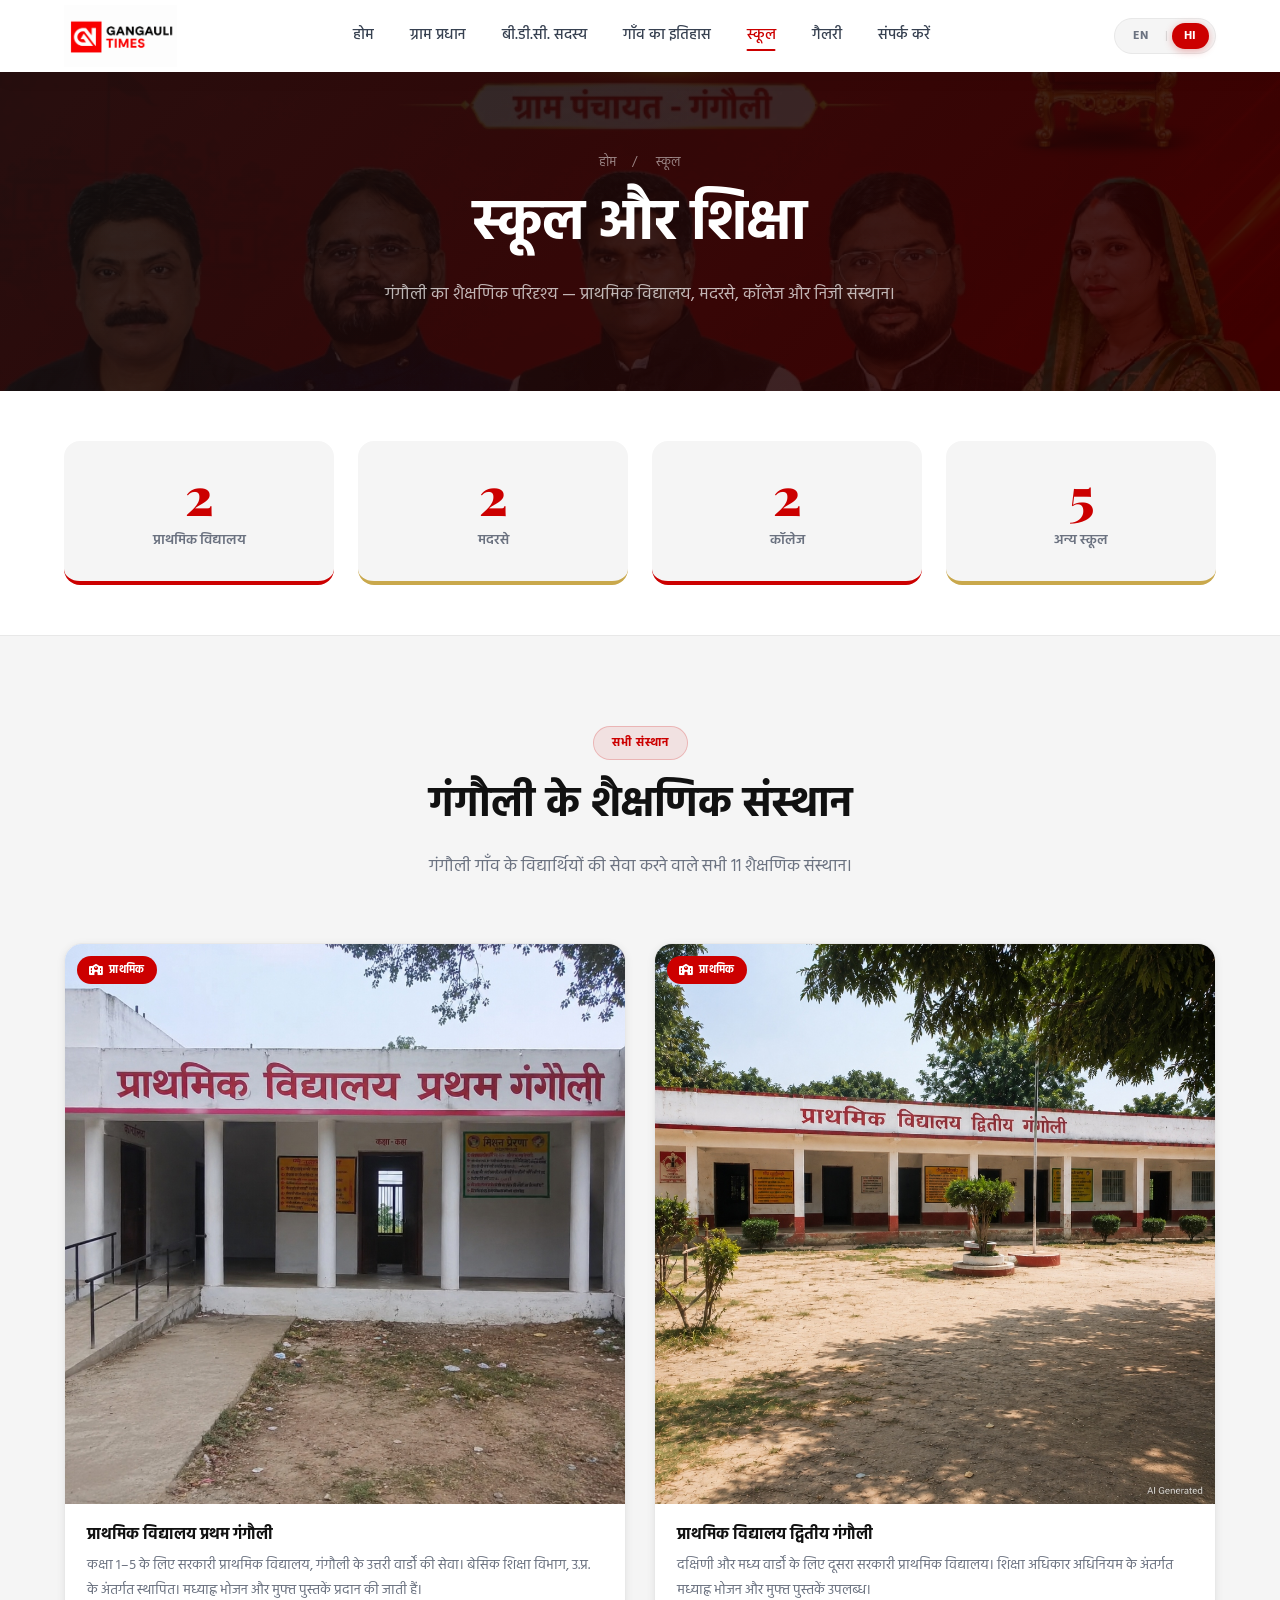
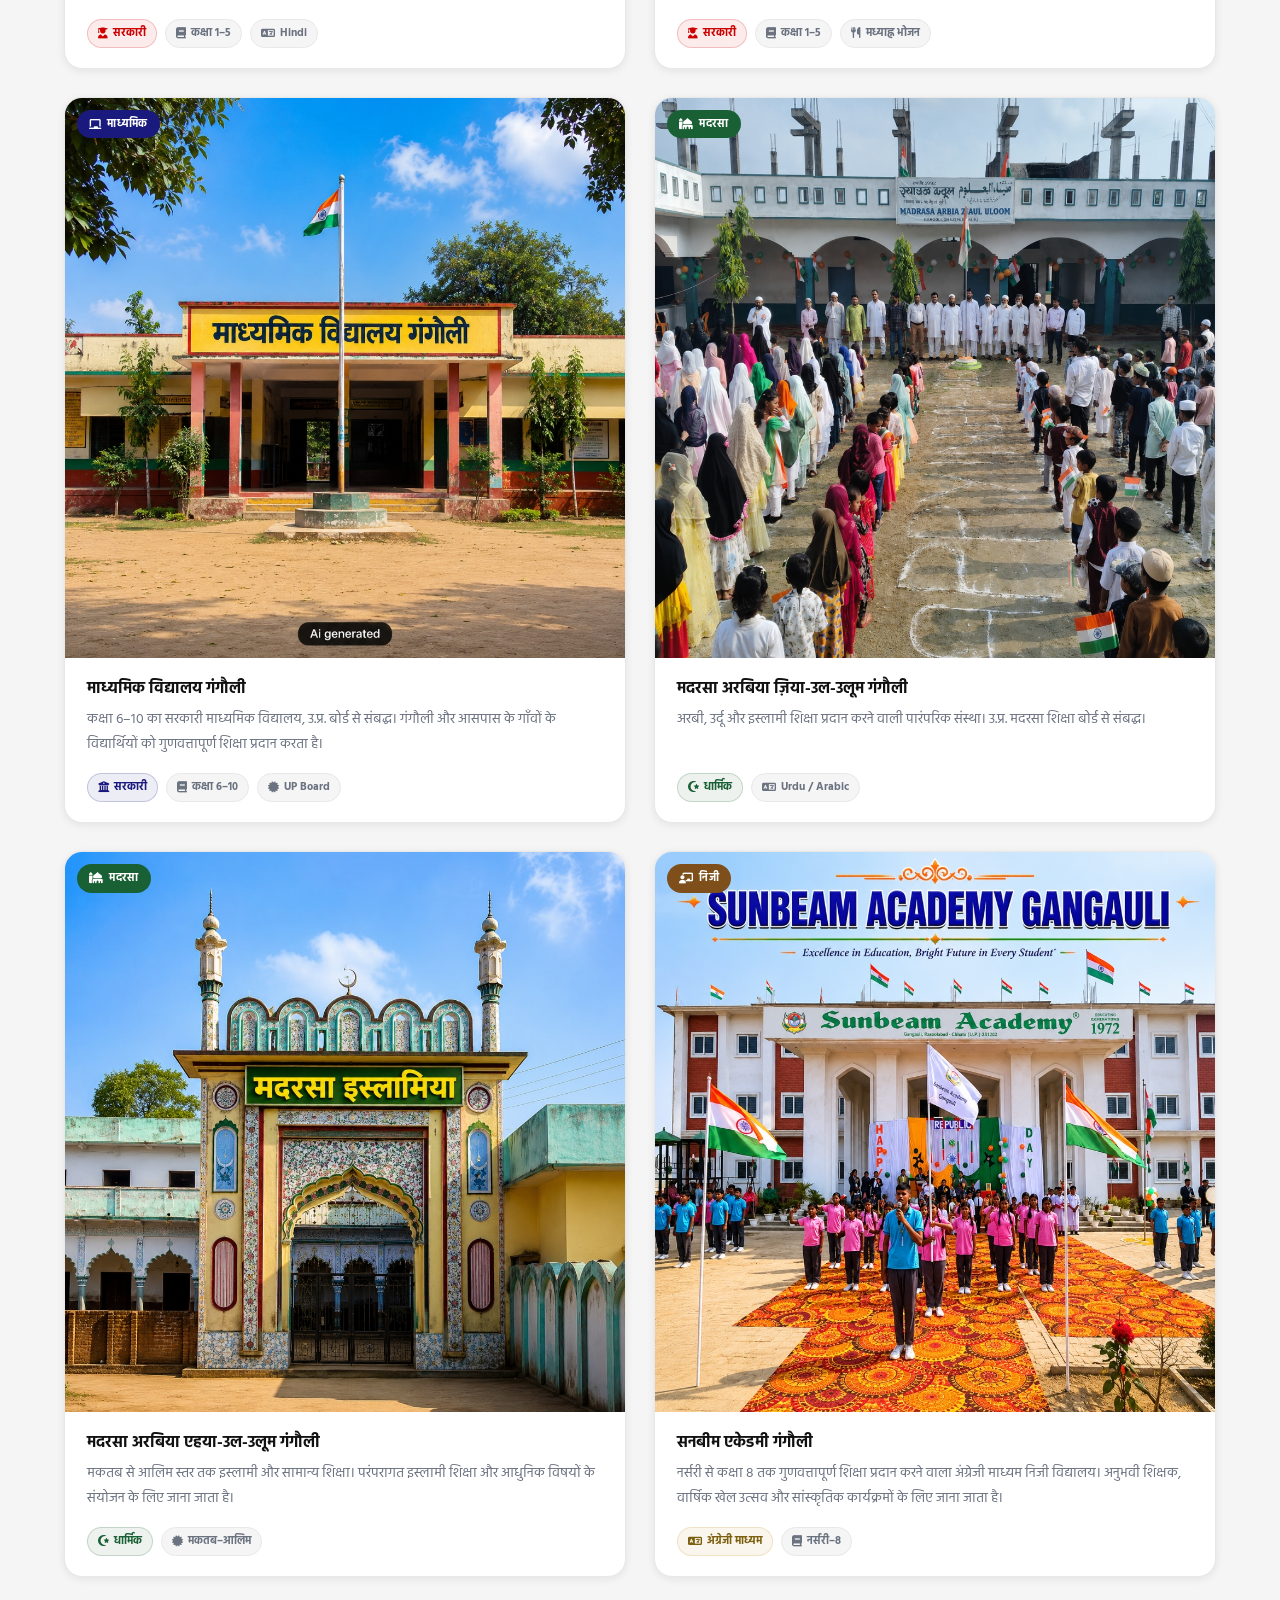
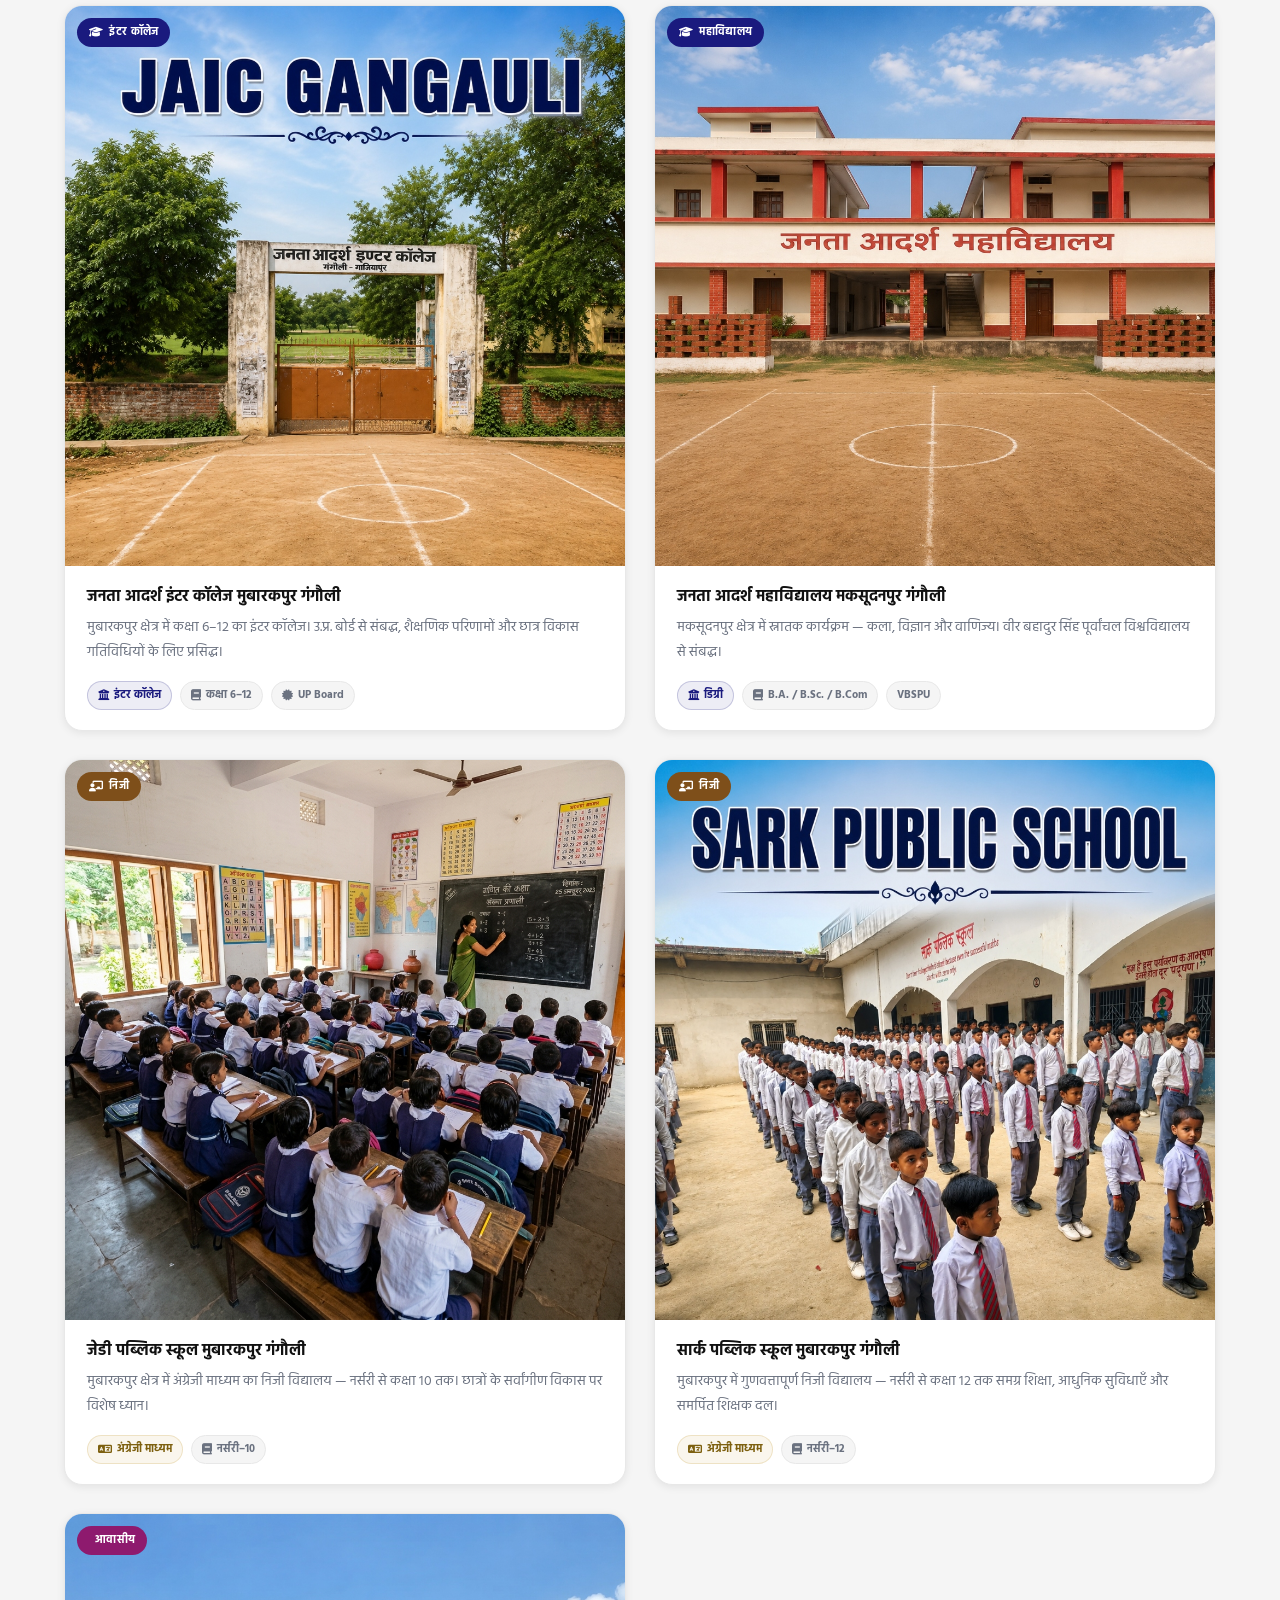
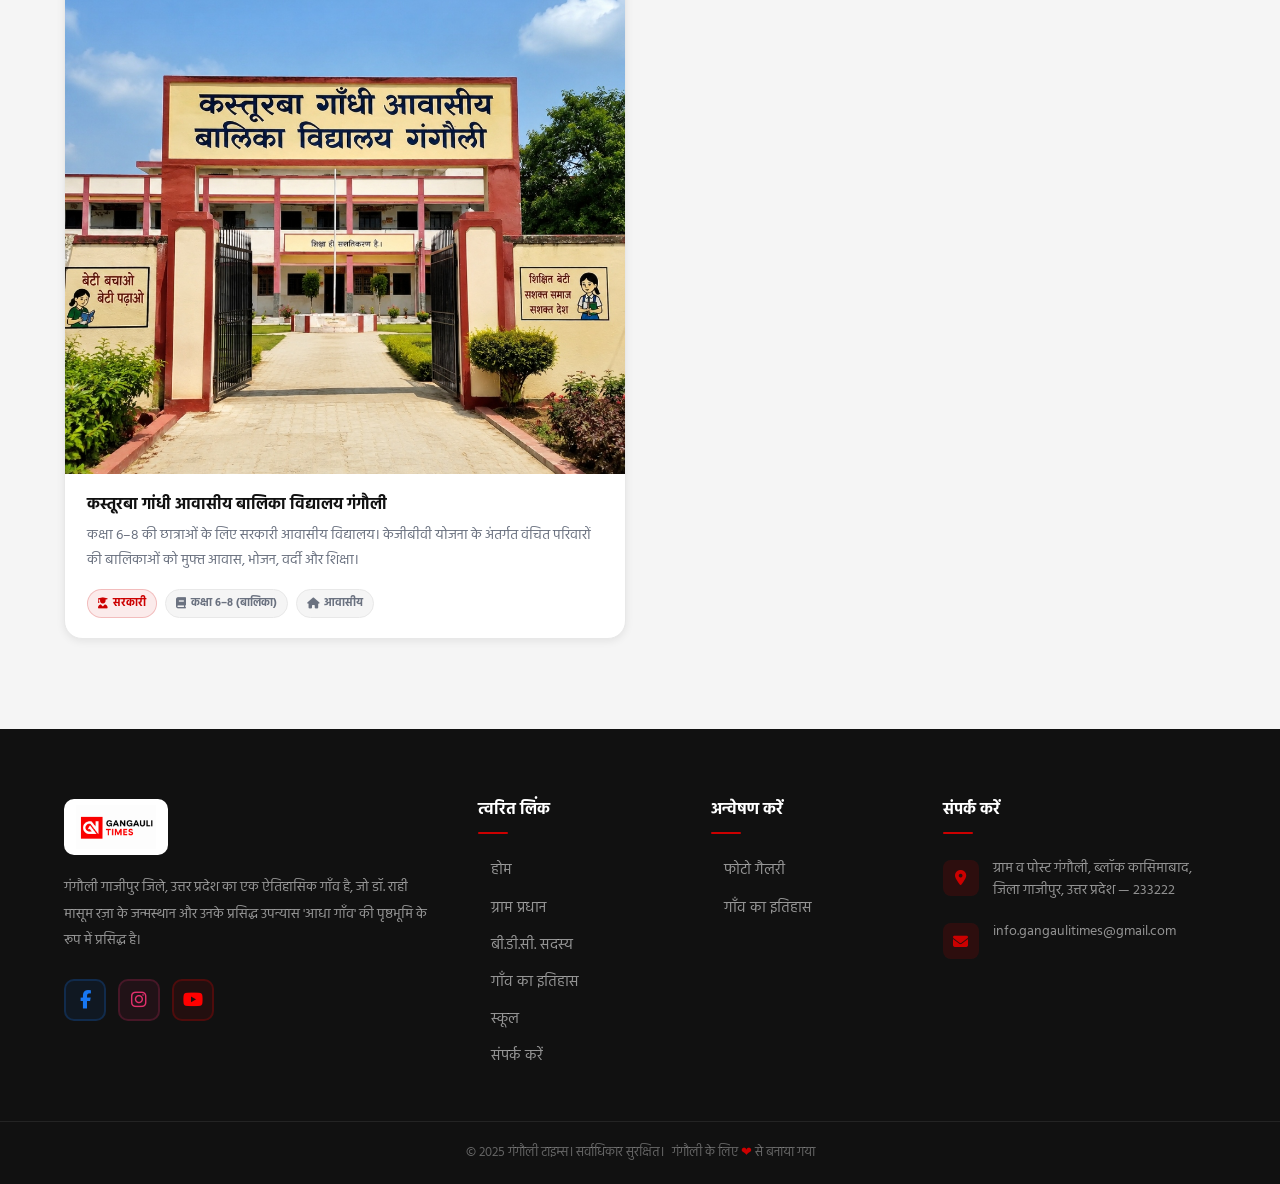
<file: schools.html>
<!DOCTYPE html>
<html lang="hi">
<head>
  <meta charset="UTF-8" />
  <meta name="viewport" content="width=device-width, initial-scale=1.0" />
  <title>Schools &amp; Education — Gangauli Times</title>
  <meta name="description" content="All schools and educational institutions in Gangauli — primary schools, madrasas, colleges, and private schools in Ghazipur, UP." />
  <link rel="icon" type="image/png" href="favicon.png" />
  <link rel="stylesheet" href="style.css" />
  <link rel="stylesheet" href="https://cdnjs.cloudflare.com/ajax/libs/font-awesome/6.5.0/css/all.min.css" crossorigin="anonymous" />
</head>
<body class="lang-hi">

  <!-- NAVBAR -->
  <nav class="navbar" role="navigation" aria-label="Main Navigation">
    <div class="container">
      <a href="index.html" class="navbar-brand" aria-label="Gangauli Times Home">
        <img src="logo.png" alt="Gangauli Times Logo" class="navbar-logo" />
      </a>
      <ul class="navbar-nav">
        <li><a href="index.html" class="nav-link"><span class="en">Home</span><span class="hi">होम</span></a></li>
        <li><a href="gram-pradhan.html" class="nav-link"><span class="en">Gram Pradhan</span><span class="hi">ग्राम प्रधान</span></a></li>
        <li><a href="bdc-members.html" class="nav-link"><span class="en">BDC Members</span><span class="hi">बी.डी.सी. सदस्य</span></a></li>
        <li><a href="history.html" class="nav-link"><span class="en">Village History</span><span class="hi">गाँव का इतिहास</span></a></li>
        <li><a href="schools.html" class="nav-link active"><span class="en">Schools</span><span class="hi">स्कूल</span></a></li>
        <li><a href="gallery.html" class="nav-link"><span class="en">Gallery</span><span class="hi">गैलरी</span></a></li>
        <li><a href="contact.html" class="nav-link"><span class="en">Contact</span><span class="hi">संपर्क करें</span></a></li>
      </ul>
      <div class="navbar-lang" id="navbar-lang">
        <button class="nav-lang-btn" id="lang-en" title="English">EN</button>
        <span class="nav-lang-divider">|</span>
        <button class="nav-lang-btn active" id="lang-hi" title="हिंदी">HI</button>
      </div>
      <button class="hamburger" id="hamburger" aria-label="Toggle Mobile Menu" aria-expanded="false">
        <span></span><span></span><span></span>
      </button>
    </div>
    <div class="mobile-nav" id="mobile-nav">
      <a href="index.html" class="nav-link"><span class="en">Home</span><span class="hi">होम</span></a>
      <a href="gram-pradhan.html" class="nav-link"><span class="en">Gram Pradhan</span><span class="hi">ग्राम प्रधान</span></a>
      <a href="bdc-members.html" class="nav-link"><span class="en">BDC Members</span><span class="hi">बी.डी.सी. सदस्य</span></a>
      <a href="history.html" class="nav-link"><span class="en">Village History</span><span class="hi">गाँव का इतिहास</span></a>
      <a href="schools.html" class="nav-link"><span class="en">Schools</span><span class="hi">स्कूल</span></a>
      <a href="gallery.html" class="nav-link"><span class="en">Gallery</span><span class="hi">गैलरी</span></a>
      <a href="contact.html" class="nav-link"><span class="en">Contact</span><span class="hi">संपर्क करें</span></a>
    </div>
  </nav>

  <!-- PAGE HERO -->
  <section class="page-hero">
    <div class="page-hero-content">
      <div class="page-hero-breadcrumb">
        <a href="index.html"><span class="en">Home</span><span class="hi">होम</span></a><span>/</span>
        <span class="en">Schools</span><span class="hi">स्कूल</span>
      </div>
      <h1><span class="en">Schools &amp; Education</span><span class="hi">स्कूल और शिक्षा</span></h1>
      <p>
        <span class="en">Gangauli's educational landscape — primary schools, madrasas, colleges and private institutions.</span>
        <span class="hi">गंगौली का शैक्षणिक परिदृश्य — प्राथमिक विद्यालय, मदरसे, कॉलेज और निजी संस्थान।</span>
      </p>
    </div>
  </section>

  <!-- STATS BANNER -->
  <section style="background:var(--white);padding:50px 0;border-bottom:1px solid var(--gray-200);">
    <div class="container">
      <div class="schools-stats-box" style="display:grid;grid-template-columns:repeat(4,1fr);gap:24px;">
        <div style="text-align:center;padding:28px;background:var(--gray-100);border-radius:16px;border-bottom:4px solid var(--red-primary);" class="reveal reveal-delay-1">
          <div style="font-size:52px;font-weight:900;color:var(--red-primary);font-family:'Playfair Display',serif;line-height:1;">2</div>
          <div style="font-size:14px;color:var(--gray-500);font-weight:600;margin-top:8px;">
            <span class="en">Primary Schools</span><span class="hi">प्राथमिक विद्यालय</span>
          </div>
        </div>
        <div style="text-align:center;padding:28px;background:var(--gray-100);border-radius:16px;border-bottom:4px solid var(--gold);" class="reveal reveal-delay-2">
          <div style="font-size:52px;font-weight:900;color:var(--red-primary);font-family:'Playfair Display',serif;line-height:1;">2</div>
          <div style="font-size:14px;color:var(--gray-500);font-weight:600;margin-top:8px;">
            <span class="en">Madrasas</span><span class="hi">मदरसे</span>
          </div>
        </div>
        <div style="text-align:center;padding:28px;background:var(--gray-100);border-radius:16px;border-bottom:4px solid var(--red-primary);" class="reveal reveal-delay-3">
          <div style="font-size:52px;font-weight:900;color:var(--red-primary);font-family:'Playfair Display',serif;line-height:1;">2</div>
          <div style="font-size:14px;color:var(--gray-500);font-weight:600;margin-top:8px;">
            <span class="en">Colleges</span><span class="hi">कॉलेज</span>
          </div>
        </div>
        <div style="text-align:center;padding:28px;background:var(--gray-100);border-radius:16px;border-bottom:4px solid var(--gold);" class="reveal reveal-delay-4">
          <div style="font-size:52px;font-weight:900;color:var(--red-primary);font-family:'Playfair Display',serif;line-height:1;">5</div>
          <div style="font-size:14px;color:var(--gray-500);font-weight:600;margin-top:8px;">
            <span class="en">Other Schools</span><span class="hi">अन्य स्कूल</span>
          </div>
        </div>
      </div>
    </div>
  </section>

  <!-- SCHOOLS LIST — Photo Card Grid -->
  <section class="section section-bg-gray">
    <div class="container">
      <div class="section-header">
        <span class="section-label"><span class="en">All Institutions</span><span class="hi">सभी संस्थान</span></span>
        <h2 class="section-title reveal">
          <span class="en">Gangauli's Schools</span>
          <span class="hi">गंगौली के शैक्षणिक संस्थान</span>
        </h2>
        <p class="section-subtitle reveal reveal-delay-1">
          <span class="en">All 11 educational institutions serving the students of Gangauli village.</span>
          <span class="hi">गंगौली गाँव के विद्यार्थियों की सेवा करने वाले सभी 11 शैक्षणिक संस्थान।</span>
        </p>
      </div>

      <!-- 2-Column Photo Card Grid -->
      <div class="school-photo-grid">

        <!-- 1. Primary School I -->
        <div class="school-photo-card reveal">
          <div class="school-photo-wrap">
            <img src="school-primary1.jpg" alt="प्राथमिक विद्यालय प्रथम गंगौली" class="school-photo-img" loading="lazy" />
            <span class="school-photo-badge" style="background:var(--red-primary);">
              <i class="fa-solid fa-school"></i>
              <span class="en">Primary</span><span class="hi">प्राथमिक</span>
            </span>
          </div>
          <div class="school-photo-body">
            <h3 class="school-photo-name">
              <span class="en">Primary School Gangauli — I</span>
              <span class="hi">प्राथमिक विद्यालय प्रथम गंगौली</span>
            </h3>
            <p class="school-photo-desc">
              <span class="en">Government primary school for Classes 1–5, serving the northern wards of Gangauli. Established under the Basic Education Department, Uttar Pradesh. Mid-day meal and free textbooks provided.</span>
              <span class="hi">कक्षा 1–5 के लिए सरकारी प्राथमिक विद्यालय, गंगौली के उत्तरी वार्डों की सेवा। बेसिक शिक्षा विभाग, उ.प्र. के अंतर्गत स्थापित। मध्याह्न भोजन और मुफ्त पुस्तकें प्रदान की जाती हैं।</span>
            </p>
            <div class="school-photo-tags">
              <span class="school-tag red"><i class="fa-solid fa-user-graduate"></i> <span class="en">Govt.</span><span class="hi">सरकारी</span></span>
              <span class="school-tag gray"><i class="fa-solid fa-book"></i> <span class="en">Class 1–5</span><span class="hi">कक्षा 1–5</span></span>
              <span class="school-tag gray"><i class="fa-solid fa-language"></i> Hindi</span>
            </div>
          </div>
        </div>

        <!-- 2. Primary School II -->
        <div class="school-photo-card reveal reveal-delay-1">
          <div class="school-photo-wrap">
            <img src="school-primary2.jpg" alt="प्राथमिक विद्यालय द्वितीय गंगौली" class="school-photo-img" loading="lazy" />
            <span class="school-photo-badge" style="background:var(--red-primary);">
              <i class="fa-solid fa-school"></i>
              <span class="en">Primary</span><span class="hi">प्राथमिक</span>
            </span>
          </div>
          <div class="school-photo-body">
            <h3 class="school-photo-name">
              <span class="en">Primary School Gangauli — II</span>
              <span class="hi">प्राथमिक विद्यालय द्वितीय गंगौली</span>
            </h3>
            <p class="school-photo-desc">
              <span class="en">Second government primary school catering to southern &amp; central wards. Provides mid-day meal and free textbooks under the Right to Education Act.</span>
              <span class="hi">दक्षिणी और मध्य वार्डों के लिए दूसरा सरकारी प्राथमिक विद्यालय। शिक्षा अधिकार अधिनियम के अंतर्गत मध्याह्न भोजन और मुफ्त पुस्तकें उपलब्ध।</span>
            </p>
            <div class="school-photo-tags">
              <span class="school-tag red"><i class="fa-solid fa-user-graduate"></i> <span class="en">Govt.</span><span class="hi">सरकारी</span></span>
              <span class="school-tag gray"><i class="fa-solid fa-book"></i> <span class="en">Class 1–5</span><span class="hi">कक्षा 1–5</span></span>
              <span class="school-tag gray"><i class="fa-solid fa-utensils"></i> <span class="en">Mid-Day Meal</span><span class="hi">मध्याह्न भोजन</span></span>
            </div>
          </div>
        </div>

        <!-- 3. Madhyamik Vidyalaya Gangauli -->
        <div class="school-photo-card reveal reveal-delay-2">
          <div class="school-photo-wrap">
            <img src="school-madhyamik.jpg" alt="माध्यमिक विद्यालय गंगौली" class="school-photo-img" loading="lazy" />
            <span class="school-photo-badge" style="background:#1a1a7e;">
              <i class="fa-solid fa-chalkboard"></i>
              <span class="en">Secondary</span><span class="hi">माध्यमिक</span>
            </span>
          </div>
          <div class="school-photo-body">
            <h3 class="school-photo-name">
              <span class="en">Madhyamik Vidyalaya Gangauli</span>
              <span class="hi">माध्यमिक विद्यालय गंगौली</span>
            </h3>
            <p class="school-photo-desc">
              <span class="en">Government secondary school for Classes 6–10, affiliated with UP Board. Provides quality education to students of Gangauli and surrounding villages.</span>
              <span class="hi">कक्षा 6–10 का सरकारी माध्यमिक विद्यालय, उ.प्र. बोर्ड से संबद्ध। गंगौली और आसपास के गाँवों के विद्यार्थियों को गुणवत्तापूर्ण शिक्षा प्रदान करता है।</span>
            </p>
            <div class="school-photo-tags">
              <span class="school-tag blue"><i class="fa-solid fa-building-columns"></i> <span class="en">Govt.</span><span class="hi">सरकारी</span></span>
              <span class="school-tag gray"><i class="fa-solid fa-book"></i> <span class="en">Class 6–10</span><span class="hi">कक्षा 6–10</span></span>
              <span class="school-tag gray"><i class="fa-solid fa-certificate"></i> UP Board</span>
            </div>
          </div>
        </div>

        <!-- 4. Madrasa Arabiya Zia-ul-Uloom -->
        <div class="school-photo-card reveal reveal-delay-3">
          <div class="school-photo-wrap">
            <img src="school-madrasa-zia.jpg" alt="मदरसा अरबिया ज़िया-उल-उलूम गंगौली" class="school-photo-img" loading="lazy" />
            <span class="school-photo-badge" style="background:#1a6035;">
              <i class="fa-solid fa-mosque"></i>
              <span class="en">Madrasa</span><span class="hi">मदरसा</span>
            </span>
          </div>
          <div class="school-photo-body">
            <h3 class="school-photo-name">
              <span class="en">Madrasa Arabiya Zia-ul-Uloom Gangauli</span>
              <span class="hi">मदरसा अरबिया ज़िया-उल-उलूम गंगौली</span>
            </h3>
            <p class="school-photo-desc">
              <span class="en">Traditional Islamic institution offering religious education in Arabic, Urdu &amp; Islamic studies. Affiliated with UP Madrasa Education Board.</span>
              <span class="hi">अरबी, उर्दू और इस्लामी शिक्षा प्रदान करने वाली पारंपरिक संस्था। उ.प्र. मदरसा शिक्षा बोर्ड से संबद्ध।</span>
            </p>
            <div class="school-photo-tags">
              <span class="school-tag green"><i class="fa-solid fa-star-and-crescent"></i> <span class="en">Religious</span><span class="hi">धार्मिक</span></span>
              <span class="school-tag gray"><i class="fa-solid fa-language"></i> Urdu / Arabic</span>
            </div>
          </div>
        </div>

        <!-- 5. Madrasa Arabiya Ehya-ul-Uloom -->
        <div class="school-photo-card reveal">
          <div class="school-photo-wrap">
            <img src="school-madrasa-ehya.jpg" alt="मदरसा अरबिया एहया-उल-उलूम गंगौली" class="school-photo-img" loading="lazy" />
            <span class="school-photo-badge" style="background:#1a6035;">
              <i class="fa-solid fa-mosque"></i>
              <span class="en">Madrasa</span><span class="hi">मदरसा</span>
            </span>
          </div>
          <div class="school-photo-body">
            <h3 class="school-photo-name">
              <span class="en">Madrasa Arabiya Ehya-ul-Uloom Gangauli</span>
              <span class="hi">मदरसा अरबिया एहया-उल-उलूम गंगौली</span>
            </h3>
            <p class="school-photo-desc">
              <span class="en">Islamic &amp; general education from Maktab to Alim level. Known for combining traditional Islamic learning with modern academic subjects.</span>
              <span class="hi">मकतब से आलिम स्तर तक इस्लामी और सामान्य शिक्षा। परंपरागत इस्लामी शिक्षा और आधुनिक विषयों के संयोजन के लिए जाना जाता है।</span>
            </p>
            <div class="school-photo-tags">
              <span class="school-tag green"><i class="fa-solid fa-star-and-crescent"></i> <span class="en">Religious</span><span class="hi">धार्मिक</span></span>
              <span class="school-tag gray"><i class="fa-solid fa-certificate"></i> <span class="en">Maktab–Alim</span><span class="hi">मकतब–आलिम</span></span>
            </div>
          </div>
        </div>

        <!-- 6. Sunbeam Academy -->
        <div class="school-photo-card reveal reveal-delay-1">
          <div class="school-photo-wrap">
            <img src="school-sunbeam.jpg" alt="सनबीम एकेडमी गंगौली" class="school-photo-img" loading="lazy" />
            <span class="school-photo-badge" style="background:#7e4f1a;">
              <i class="fa-solid fa-chalkboard-teacher"></i>
              <span class="en">Private</span><span class="hi">निजी</span>
            </span>
          </div>
          <div class="school-photo-body">
            <h3 class="school-photo-name">
              <span class="en">Sunbeam Academy Gangauli</span>
              <span class="hi">सनबीम एकेडमी गंगौली</span>
            </h3>
            <p class="school-photo-desc">
              <span class="en">English-medium private school offering quality education from Nursery to Class 8. Known for its experienced faculty, annual sports events and cultural programs.</span>
              <span class="hi">नर्सरी से कक्षा 8 तक गुणवत्तापूर्ण शिक्षा प्रदान करने वाला अंग्रेजी माध्यम निजी विद्यालय। अनुभवी शिक्षक, वार्षिक खेल उत्सव और सांस्कृतिक कार्यक्रमों के लिए जाना जाता है।</span>
            </p>
            <div class="school-photo-tags">
              <span class="school-tag gold"><i class="fa-solid fa-language"></i> <span class="en">English Medium</span><span class="hi">अंग्रेजी माध्यम</span></span>
              <span class="school-tag gray"><i class="fa-solid fa-book"></i> <span class="en">Nursery–Class 8</span><span class="hi">नर्सरी–8</span></span>
            </div>
          </div>
        </div>

        <!-- 7. Janta Adarsh Inter College Mubarakpur -->
        <div class="school-photo-card reveal reveal-delay-2">
          <div class="school-photo-wrap">
            <img src="school-jaic.jpg" alt="जनता आदर्श इंटर कॉलेज मुबारकपुर गंगौली" class="school-photo-img" loading="lazy" />
            <span class="school-photo-badge" style="background:#1a1a7e;">
              <i class="fa-solid fa-graduation-cap"></i>
              <span class="en">Inter College</span><span class="hi">इंटर कॉलेज</span>
            </span>
          </div>
          <div class="school-photo-body">
            <h3 class="school-photo-name">
              <span class="en">Janta Adarsh Inter College Mubarakpur Gangauli</span>
              <span class="hi">जनता आदर्श इंटर कॉलेज मुबारकपुर गंगौली</span>
            </h3>
            <p class="school-photo-desc">
              <span class="en">Inter College in Mubarakpur area offering Classes 6–12. Affiliated with UP Board, known for academic results and student development activities.</span>
              <span class="hi">मुबारकपुर क्षेत्र में कक्षा 6–12 का इंटर कॉलेज। उ.प्र. बोर्ड से संबद्ध, शैक्षणिक परिणामों और छात्र विकास गतिविधियों के लिए प्रसिद्ध।</span>
            </p>
            <div class="school-photo-tags">
              <span class="school-tag blue"><i class="fa-solid fa-building-columns"></i> <span class="en">Inter College</span><span class="hi">इंटर कॉलेज</span></span>
              <span class="school-tag gray"><i class="fa-solid fa-book"></i> <span class="en">Class 6–12</span><span class="hi">कक्षा 6–12</span></span>
              <span class="school-tag gray"><i class="fa-solid fa-certificate"></i> UP Board</span>
            </div>
          </div>
        </div>

        <!-- 8. Janta Adarsh Mahavidyalaya Maksudanpur -->
        <div class="school-photo-card reveal reveal-delay-3">
          <div class="school-photo-wrap">
            <img src="school-mahavidya.jpg" alt="जनता आदर्श महाविद्यालय मकसूदनपुर गंगौली" class="school-photo-img" loading="lazy" />
            <span class="school-photo-badge" style="background:#1a1a7e;">
              <i class="fa-solid fa-graduation-cap"></i>
              <span class="en">Degree College</span><span class="hi">महाविद्यालय</span>
            </span>
          </div>
          <div class="school-photo-body">
            <h3 class="school-photo-name">
              <span class="en">Janta Adarsh Mahavidyalaya Maksudanpur Gangauli</span>
              <span class="hi">जनता आदर्श महाविद्यालय मकसूदनपुर गंगौली</span>
            </h3>
            <p class="school-photo-desc">
              <span class="en">Degree college in Maksudanpur area offering graduation programs in Arts, Science &amp; Commerce. Affiliated with Veer Bahadur Singh Purvanchal University.</span>
              <span class="hi">मकसूदनपुर क्षेत्र में स्नातक कार्यक्रम — कला, विज्ञान और वाणिज्य। वीर बहादुर सिंह पूर्वांचल विश्वविद्यालय से संबद्ध।</span>
            </p>
            <div class="school-photo-tags">
              <span class="school-tag blue"><i class="fa-solid fa-building-columns"></i> <span class="en">Degree</span><span class="hi">डिग्री</span></span>
              <span class="school-tag gray"><i class="fa-solid fa-book"></i> B.A. / B.Sc. / B.Com</span>
              <span class="school-tag gray">VBSPU</span>
            </div>
          </div>
        </div>

        <!-- 9. JD Public School Mubarakpur -->
        <div class="school-photo-card reveal">
          <div class="school-photo-wrap">
            <img src="school1.png" alt="जेडी पब्लिक स्कूल मुबारकपुर गंगौली" class="school-photo-img" loading="lazy" />
            <span class="school-photo-badge" style="background:#7e4f1a;">
              <i class="fa-solid fa-chalkboard-teacher"></i>
              <span class="en">Private</span><span class="hi">निजी</span>
            </span>
          </div>
          <div class="school-photo-body">
            <h3 class="school-photo-name">
              <span class="en">JD Public School Mubarakpur Gangauli</span>
              <span class="hi">जेडी पब्लिक स्कूल मुबारकपुर गंगौली</span>
            </h3>
            <p class="school-photo-desc">
              <span class="en">English-medium private school in Mubarakpur area providing modern education from Nursery to Class 10 with focus on overall student development.</span>
              <span class="hi">मुबारकपुर क्षेत्र में अंग्रेजी माध्यम का निजी विद्यालय — नर्सरी से कक्षा 10 तक। छात्रों के सर्वांगीण विकास पर विशेष ध्यान।</span>
            </p>
            <div class="school-photo-tags">
              <span class="school-tag gold"><i class="fa-solid fa-language"></i> <span class="en">English Medium</span><span class="hi">अंग्रेजी माध्यम</span></span>
              <span class="school-tag gray"><i class="fa-solid fa-book"></i> <span class="en">Nursery–Class 10</span><span class="hi">नर्सरी–10</span></span>
            </div>
          </div>
        </div>

        <!-- 10. SAARC Public School Mubarakpur -->
        <div class="school-photo-card reveal reveal-delay-1">
          <div class="school-photo-wrap">
            <img src="school-sark.jpg" alt="सार्क पब्लिक स्कूल मुबारकपुर गंगौली" class="school-photo-img" loading="lazy" />
            <span class="school-photo-badge" style="background:#7e4f1a;">
              <i class="fa-solid fa-chalkboard-teacher"></i>
              <span class="en">Private</span><span class="hi">निजी</span>
            </span>
          </div>
          <div class="school-photo-body">
            <h3 class="school-photo-name">
              <span class="en">SAARC Public School Mubarakpur Gangauli</span>
              <span class="hi">सार्क पब्लिक स्कूल मुबारकपुर गंगौली</span>
            </h3>
            <p class="school-photo-desc">
              <span class="en">Quality private school in Mubarakpur offering holistic education from Nursery to Class 12, with modern facilities and dedicated teaching staff.</span>
              <span class="hi">मुबारकपुर में गुणवत्तापूर्ण निजी विद्यालय — नर्सरी से कक्षा 12 तक समग्र शिक्षा, आधुनिक सुविधाएँ और समर्पित शिक्षक दल।</span>
            </p>
            <div class="school-photo-tags">
              <span class="school-tag gold"><i class="fa-solid fa-language"></i> <span class="en">English Medium</span><span class="hi">अंग्रेजी माध्यम</span></span>
              <span class="school-tag gray"><i class="fa-solid fa-book"></i> <span class="en">Nursery–Class 12</span><span class="hi">नर्सरी–12</span></span>
            </div>
          </div>
        </div>

        <!-- 11. Kasturba Gandhi Residential Girls School -->
        <div class="school-photo-card reveal reveal-delay-2">
          <div class="school-photo-wrap">
            <img src="school-kasturba.jpg" alt="कस्तूरबा गांधी आवासीय बालिका विद्यालय गंगौली" class="school-photo-img" loading="lazy" />
            <span class="school-photo-badge" style="background:#8e1a6e;">
              <i class="fa-solid fa-house-heart"></i>
              <span class="en">Residential</span><span class="hi">आवासीय</span>
            </span>
          </div>
          <div class="school-photo-body">
            <h3 class="school-photo-name">
              <span class="en">Kasturba Gandhi Residential Girls School Gangauli</span>
              <span class="hi">कस्तूरबा गांधी आवासीय बालिका विद्यालय गंगौली</span>
            </h3>
            <p class="school-photo-desc">
              <span class="en">Government residential school exclusively for girls from Classes 6–8. Provides free boarding, meals, uniform &amp; education to girls from underprivileged backgrounds under the KGBV scheme.</span>
              <span class="hi">कक्षा 6–8 की छात्राओं के लिए सरकारी आवासीय विद्यालय। केजीबीवी योजना के अंतर्गत वंचित परिवारों की बालिकाओं को मुफ्त आवास, भोजन, वर्दी और शिक्षा।</span>
            </p>
            <div class="school-photo-tags">
              <span class="school-tag red"><i class="fa-solid fa-user-graduate"></i> <span class="en">Govt.</span><span class="hi">सरकारी</span></span>
              <span class="school-tag gray"><i class="fa-solid fa-book"></i> <span class="en">Class 6–8 (Girls)</span><span class="hi">कक्षा 6–8 (बालिका)</span></span>
              <span class="school-tag gray"><i class="fa-solid fa-house"></i> <span class="en">Residential</span><span class="hi">आवासीय</span></span>
            </div>
          </div>
        </div>

      </div><!-- end school-photo-grid -->
    </div>
  </section>

  <!-- FOOTER -->
  <footer class="footer" role="contentinfo">
    <div class="container">
      <div class="footer-grid">
        <div>
          <img src="logo_full.png" alt="Gangauli Times" class="footer-logo-img" />
          <p class="footer-desc">
            <span class="en">Gangauli is a historic village in Ghazipur district, Uttar Pradesh — famous as the birthplace of Dr. Rahi Masoom Raza and the backdrop of his iconic novel 'Aadha Gaon'.</span>
            <span class="hi">गंगौली गाजीपुर जिले, उत्तर प्रदेश का एक ऐतिहासिक गाँव है, जो डॉ. राही मासूम रज़ा के जन्मस्थान और उनके प्रसिद्ध उपन्यास 'आधा गाँव' की पृष्ठभूमि के रूप में प्रसिद्ध है।</span>
          </p>
          <div class="footer-social">
            <a href="https://www.facebook.com/gangaulitimes" target="_blank" rel="noopener" class="footer-social-btn facebook" aria-label="Facebook"><i class="fa-brands fa-facebook-f"></i></a>
            <a href="https://www.instagram.com/gangaulitimes" target="_blank" rel="noopener" class="footer-social-btn instagram" aria-label="Instagram"><i class="fa-brands fa-instagram"></i></a>
            <a href="https://www.youtube.com/@GangauliTimes" target="_blank" rel="noopener" class="footer-social-btn youtube" aria-label="YouTube"><i class="fa-brands fa-youtube"></i></a>
          </div>
        </div>
        <div>
          <h4 class="footer-heading"><span class="en">Quick Links</span><span class="hi">त्वरित लिंक</span></h4>
          <ul class="footer-links">
            <li><a href="index.html"><span class="en">Home</span><span class="hi">होम</span></a></li>
            <li><a href="gram-pradhan.html"><span class="en">Gram Pradhan</span><span class="hi">ग्राम प्रधान</span></a></li>
            <li><a href="bdc-members.html"><span class="en">BDC Members</span><span class="hi">बी.डी.सी. सदस्य</span></a></li>
            <li><a href="history.html"><span class="en">Village History</span><span class="hi">गाँव का इतिहास</span></a></li>
            <li><a href="schools.html"><span class="en">Schools</span><span class="hi">स्कूल</span></a></li>
            <li><a href="contact.html"><span class="en">Contact</span><span class="hi">संपर्क करें</span></a></li>
          </ul>
        </div>
        <div>
          <h4 class="footer-heading"><span class="en">Explore</span><span class="hi">अन्वेषण करें</span></h4>
          <ul class="footer-links">
            <li><a href="gallery.html"><span class="en">Photo Gallery</span><span class="hi">फोटो गैलरी</span></a></li>
            <li><a href="history.html"><span class="en">Village History</span><span class="hi">गाँव का इतिहास</span></a></li>
          </ul>
        </div>
        <div>
          <h4 class="footer-heading"><span class="en">Contact Us</span><span class="hi">संपर्क करें</span></h4>
          <div class="footer-contact-item">
            <div class="footer-contact-icon"><i class="fa-solid fa-location-dot"></i></div>
            <div class="footer-contact-text">
              <span class="en">Gram &amp; Post Gangauli, Block Kasimabad, District Ghazipur, Uttar Pradesh — 233222</span>
              <span class="hi">ग्राम व पोस्ट गंगौली, ब्लॉक कासिमाबाद, जिला गाजीपुर, उत्तर प्रदेश — 233222</span>
            </div>
          </div>
          <div class="footer-contact-item">
            <div class="footer-contact-icon"><i class="fa-solid fa-envelope"></i></div>
            <div class="footer-contact-text">info.gangaulitimes@gmail.com</div>
          </div>
        </div>
      </div>
    </div>
    <div class="footer-bottom">
      <div class="container" style="display:flex;justify-content:space-between;align-items:center;flex-wrap:wrap;gap:8px;">
        <span><span class="en">&copy; 2025 Gangauli Times. All rights reserved.</span><span class="hi">&copy; 2025 गंगौली टाइम्स। सर्वाधिकार सुरक्षित।</span></span>
        <span><span class="en">Made with <span style="color:var(--red-primary);">&#10084;</span> for Gangauli</span><span class="hi">गंगौली के लिए <span style="color:var(--red-primary);">&#10084;</span> से बनाया गया</span></span>
      </div>
    </div>
  </footer>
  <button class="back-to-top" id="back-to-top" aria-label="Back to Top"><i class="fa-solid fa-chevron-up"></i></button>
  <script src="main.js"></script>
</body>
</html>
</file>
<file: style.css>
/* ============================================================
   GANGAULI TIMES — PREMIUM DESIGN SYSTEM
   Senior UI/UX & Developer Standards
   ============================================================ */

/* ---- Google Fonts Import ---- */
@import url('https://fonts.googleapis.com/css2?family=Playfair+Display:ital,wght@0,400;0,600;0,700;0,800;1,400&family=Inter:wght@300;400;500;600;700&family=Tiro+Devanagari+Hindi:ital@0;1&family=Hind:wght@300;400;500;600;700&display=swap');

/* ---- CSS Custom Properties ---- */
:root {
  /* Brand Colors */
  --red-primary: #CC0000;
  --red-dark: #990000;
  --red-light: #FF1A1A;
  --gold: #C9A84C;
  --gold-light: #E8C97A;
  --black: #111111;
  --dark: #1A1A1A;
  --dark-card: #222222;

  /* Neutral */
  --white: #FFFFFF;
  --off-white: #FAFAFA;
  --gray-100: #F5F5F5;
  --gray-200: #E8E8E8;
  --gray-300: #D1D1D1;
  --gray-500: #6B7280;
  --gray-700: #374151;
  --gray-900: #111827;

  /* Typography */
  --font-english-heading: 'Playfair Display', Georgia, serif;
  --font-english-body: 'Inter', -apple-system, sans-serif;
  --font-hindi-heading: 'Tiro Devanagari Hindi', serif;
  --font-hindi-body: 'Hind', sans-serif;

  /* Spacing */
  --section-py: 90px;
  --container-max: 1200px;
  --border-radius: 12px;
  --border-radius-lg: 20px;

  /* Shadows */
  --shadow-sm: 0 2px 8px rgba(0,0,0,0.08);
  --shadow-md: 0 8px 30px rgba(0,0,0,0.12);
  --shadow-lg: 0 20px 60px rgba(0,0,0,0.18);
  --shadow-red: 0 8px 30px rgba(204, 0, 0, 0.25);

  /* Transitions */
  --transition: all 0.3s cubic-bezier(0.4, 0, 0.2, 1);
  --transition-slow: all 0.5s cubic-bezier(0.4, 0, 0.2, 1);
}

/* ---- Reset & Base ---- */
*, *::before, *::after {
  margin: 0;
  padding: 0;
  box-sizing: border-box;
}

html {
  scroll-behavior: smooth;
  font-size: 16px;
}

body {
  background-color: var(--off-white);
  color: var(--gray-900);
  font-family: var(--font-english-body);
  line-height: 1.7;
  overflow-x: hidden;
}

body.lang-hi {
  font-family: var(--font-hindi-body);
}

img {
  max-width: 100%;
  height: auto;
  display: block;
}

a {
  text-decoration: none;
  color: inherit;
  transition: var(--transition);
}

ul {
  list-style: none;
}

/* ============================================================
   TYPOGRAPHY SYSTEM
   ============================================================ */
/* ==== LANGUAGE SYSTEM: Hindi default, English on demand ==== */
/* Both hidden by default — no flash on load */
.en { display: none; }
.hi { display: none; }
span.en, span.hi { display: none; }

/* Hindi mode (default — body has class lang-hi from HTML) */
body.lang-hi .hi { display: block; }
body.lang-hi span.hi { display: inline; }
body.lang-hi .en { display: none; }
body.lang-hi span.en { display: none; }

/* English mode — added by JS when user clicks EN */
body.lang-en .en { display: block; }
body.lang-en span.en { display: inline; }
body.lang-en .hi { display: none; }
body.lang-en span.hi { display: none; }

h1, h2, h3, h4 {
  font-family: var(--font-english-heading);
  line-height: 1.25;
  color: var(--black);
  letter-spacing: -0.02em;
}
body.lang-hi h1,
body.lang-hi h2,
body.lang-hi h3,
body.lang-hi h4 {
  font-family: var(--font-hindi-heading);
  letter-spacing: 0;
  line-height: 1.4;
}

p {
  line-height: 1.8;
}

body.lang-hi p,
body.lang-hi li,
body.lang-hi span,
body.lang-hi label,
body.lang-hi button,
body.lang-hi a {
  font-family: var(--font-hindi-body);
}

/* ============================================================
   UTILITY CLASSES
   ============================================================ */
.container {
  max-width: var(--container-max);
  margin: 0 auto;
  padding: 0 24px;
}

.section {
  padding: var(--section-py) 0;
}

.section-bg-gray {
  background: var(--gray-100);
}

.section-bg-dark {
  background: var(--dark);
  color: var(--white);
}

.section-header {
  text-align: center;
  margin-bottom: 60px;
}

.section-label {
  display: inline-block;
  font-size: 12px;
  font-weight: 700;
  letter-spacing: 3px;
  text-transform: uppercase;
  color: var(--red-primary);
  background: rgba(204,0,0,0.08);
  border: 1px solid rgba(204,0,0,0.2);
  padding: 6px 18px;
  border-radius: 100px;
  margin-bottom: 16px;
}
body.lang-hi .section-label {
  font-family: var(--font-hindi-body);
  letter-spacing: 1px;
}

.section-title {
  font-size: clamp(28px, 4vw, 42px);
  color: var(--black);
  margin-bottom: 16px;
}

.section-subtitle {
  font-size: 17px;
  color: var(--gray-500);
  max-width: 600px;
  margin: 0 auto;
  line-height: 1.8;
}

body.lang-hi .section-subtitle {
  font-family: var(--font-hindi-body);
}

.btn {
  display: inline-flex;
  align-items: center;
  gap: 8px;
  padding: 14px 32px;
  border-radius: 50px;
  font-weight: 600;
  font-size: 15px;
  cursor: pointer;
  border: 2px solid transparent;
  transition: var(--transition);
  letter-spacing: 0.3px;
  white-space: nowrap;
}
body.lang-hi .btn {
  font-family: var(--font-hindi-body);
  letter-spacing: 0;
}

.btn-primary {
  background: var(--red-primary);
  color: var(--white);
  border-color: var(--red-primary);
}
.btn-primary:hover {
  background: var(--red-dark);
  border-color: var(--red-dark);
  transform: translateY(-2px);
  box-shadow: var(--shadow-red);
}

.btn-outline {
  background: transparent;
  color: var(--red-primary);
  border-color: var(--red-primary);
}
.btn-outline:hover {
  background: var(--red-primary);
  color: var(--white);
  transform: translateY(-2px);
}

.btn-ghost {
  background: rgba(255,255,255,0.1);
  color: var(--white);
  border-color: rgba(255,255,255,0.3);
  backdrop-filter: blur(8px);
}
.btn-ghost:hover {
  background: var(--white);
  color: var(--red-primary);
  border-color: var(--white);
}

/* Scroll animations */
.reveal {
  opacity: 0;
  transform: translateY(30px);
  transition: opacity 0.7s ease, transform 0.7s ease;
}
.reveal.visible {
  opacity: 1;
  transform: translateY(0);
}
.reveal-delay-1 { transition-delay: 0.1s; }
.reveal-delay-2 { transition-delay: 0.2s; }
.reveal-delay-3 { transition-delay: 0.3s; }
.reveal-delay-4 { transition-delay: 0.4s; }
.reveal-delay-5 { transition-delay: 0.5s; }
.reveal-delay-6 { transition-delay: 0.6s; }

/* ============================================================
   NAVBAR LANGUAGE TOGGLE (inside navbar)
   ============================================================ */
.navbar-lang {
  display: flex;
  align-items: center;
  gap: 4px;
  margin-left: 8px;
  background: var(--gray-100);
  border-radius: 50px;
  padding: 4px 6px;
  border: 1px solid var(--gray-200);
}
.nav-lang-btn {
  padding: 4px 12px;
  border-radius: 50px;
  font-size: 11.5px;
  font-weight: 800;
  cursor: pointer;
  border: none;
  background: transparent;
  color: var(--gray-500);
  transition: var(--transition);
  letter-spacing: 0.5px;
}
.nav-lang-btn.active {
  background: var(--red-primary);
  color: var(--white);
  box-shadow: 0 2px 8px rgba(204,0,0,0.3);
}
.nav-lang-btn:hover:not(.active) {
  background: rgba(204,0,0,0.08);
  color: var(--red-primary);
}
.nav-lang-divider {
  color: var(--gray-300);
  font-size: 12px;
  user-select: none;
}


/* ============================================================
   NAVBAR
   ============================================================ */
.navbar {
  background: var(--white);
  box-shadow: 0 2px 20px rgba(0,0,0,0.08);
  position: sticky;
  top: 0;
  z-index: 1000;
  transition: var(--transition);
}
.navbar.scrolled {
  box-shadow: 0 4px 30px rgba(0,0,0,0.15);
}
.navbar .container {
  display: flex;
  align-items: center;
  justify-content: space-between;
  height: 72px;
}

.navbar-brand {
  display: flex;
  align-items: center;
  gap: 12px;
}
.navbar-logo {
  height: 62px;
  width: auto;
  object-fit: contain;
}

.navbar-nav {
  display: flex;
  align-items: center;
  gap: 4px;
}

.nav-link {
  padding: 8px 16px;
  border-radius: 8px;
  font-size: 14px;
  font-weight: 500;
  color: var(--gray-700);
  position: relative;
  transition: var(--transition);
  white-space: nowrap;
}
body.lang-hi .nav-link {
  font-family: var(--font-hindi-body);
  font-size: 15px;
}

.nav-link::after {
  content: '';
  position: absolute;
  bottom: 4px;
  left: 50%;
  transform: translateX(-50%);
  width: 0;
  height: 2px;
  background: var(--red-primary);
  border-radius: 2px;
  transition: var(--transition);
}
.nav-link:hover {
  color: var(--red-primary);
  background: rgba(204,0,0,0.05);
}
.nav-link:hover::after,
.nav-link.active::after {
  width: calc(100% - 32px);
}
.nav-link.active {
  color: var(--red-primary);
}

/* Hamburger */
.hamburger {
  display: none;
  flex-direction: column;
  gap: 5px;
  cursor: pointer;
  padding: 8px;
  border-radius: 8px;
  transition: var(--transition);
}
.hamburger:hover {
  background: var(--gray-100);
}
.hamburger span {
  display: block;
  width: 24px;
  height: 2px;
  background: var(--black);
  border-radius: 2px;
  transition: var(--transition);
}
.hamburger.open span:nth-child(1) { transform: rotate(45deg) translate(5px, 5px); }
.hamburger.open span:nth-child(2) { opacity: 0; }
.hamburger.open span:nth-child(3) { transform: rotate(-45deg) translate(5px, -5px); }

/* Mobile Nav */
.mobile-nav {
  display: none;
  background: var(--white);
  border-top: 1px solid var(--gray-200);
  padding: 16px 24px 24px;
  flex-direction: column;
  gap: 4px;
}
.mobile-nav.open {
  display: flex;
}
.mobile-nav .nav-link {
  padding: 12px 16px;
  font-size: 16px;
}

/* ============================================================
   HERO SLIDER
   ============================================================ */
.hero-slider {
  position: relative;
  height: 620px;
  overflow: hidden;
  background: var(--black);
}

.slide {
  position: absolute;
  inset: 0;
  opacity: 0;
  transition: opacity 0.8s ease-in-out;
}
.slide.active {
  opacity: 1;
}

.slide-img {
  width: 100%;
  height: 100%;
  object-fit: cover;
  object-position: center;
}

.slide-overlay {
  position: absolute;
  inset: 0;
  background: linear-gradient(
    135deg,
    rgba(0,0,0,0.75) 0%,
    rgba(10,10,10,0.4) 50%,
    rgba(204,0,0,0.2) 100%
  );
}

.slide-content {
  position: absolute;
  bottom: 80px;
  left: 0;
  right: 0;
  padding: 0 60px;
  color: var(--white);
  max-width: 760px;
}

.slide-badge {
  display: inline-block;
  background: var(--red-primary);
  color: var(--white);
  font-size: 11px;
  font-weight: 700;
  letter-spacing: 2px;
  text-transform: uppercase;
  padding: 6px 16px;
  border-radius: 50px;
  margin-bottom: 16px;
}
body.lang-hi .slide-badge {
  font-family: var(--font-hindi-body);
  letter-spacing: 0;
}

.slide-title {
  font-size: clamp(28px, 4.5vw, 54px);
  font-weight: 800;
  color: var(--white);
  line-height: 1.15;
  margin-bottom: 16px;
  text-shadow: 0 2px 20px rgba(0,0,0,0.4);
}
body.lang-hi .slide-title {
  font-family: var(--font-hindi-heading);
  line-height: 1.3;
}

.slide-desc {
  font-size: 16px;
  color: rgba(255,255,255,0.85);
  margin-bottom: 28px;
  line-height: 1.7;
}

/* Slider Controls */
.slider-dots {
  position: absolute;
  bottom: 30px;
  left: 50%;
  transform: translateX(-50%);
  display: flex;
  gap: 10px;
  z-index: 10;
}
.slider-dot {
  width: 10px;
  height: 10px;
  border-radius: 50%;
  background: rgba(255,255,255,0.4);
  cursor: pointer;
  border: none;
  transition: var(--transition);
}
.slider-dot.active {
  background: var(--red-primary);
  width: 30px;
  border-radius: 5px;
}

.slider-arrow {
  position: absolute;
  top: 50%;
  transform: translateY(-50%);
  z-index: 10;
  background: rgba(255,255,255,0.15);
  border: 1px solid rgba(255,255,255,0.3);
  color: var(--white);
  width: 48px;
  height: 48px;
  border-radius: 50%;
  cursor: pointer;
  display: flex;
  align-items: center;
  justify-content: center;
  font-size: 18px;
  backdrop-filter: blur(8px);
  transition: var(--transition);
}
.slider-arrow:hover {
  background: var(--red-primary);
  border-color: var(--red-primary);
}
.slider-arrow-prev { left: 24px; }
.slider-arrow-next { right: 24px; }

/* ============================================================
   ABOUT / INTRO SECTION
   ============================================================ */
.about-section {
  padding: var(--section-py) 0;
  background: var(--white);
}

.about-grid {
  display: grid;
  grid-template-columns: 1fr 1fr;
  gap: 80px;
  align-items: center;
}

.about-content .section-label {
  display: inline-block;
  text-align: left;
}

.about-title {
  font-size: clamp(26px, 3.5vw, 40px);
  line-height: 1.25;
  margin-bottom: 20px;
  color: var(--black);
}

.about-text {
  font-size: 16.5px;
  color: var(--gray-500);
  line-height: 1.9;
  margin-bottom: 32px;
}
body.lang-hi .about-text {
  font-family: var(--font-hindi-body);
  font-size: 17px;
}

.gold-line {
  width: 60px;
  height: 4px;
  background: linear-gradient(90deg, var(--red-primary), var(--gold));
  border-radius: 2px;
  margin-bottom: 24px;
}

/* Stats Cards */
.stats-grid {
  display: grid;
  grid-template-columns: 1fr 1fr;
  gap: 20px;
}

.stat-card {
  background: var(--gray-100);
  border-radius: var(--border-radius);
  padding: 28px 24px;
  border: 1px solid var(--gray-200);
  transition: var(--transition);
  position: relative;
  overflow: hidden;
}
.stat-card::before {
  content: '';
  position: absolute;
  top: 0;
  left: 0;
  width: 4px;
  height: 100%;
  background: linear-gradient(180deg, var(--red-primary), var(--gold));
}
.stat-card:hover {
  transform: translateY(-4px);
  box-shadow: var(--shadow-md);
  border-color: var(--red-primary);
}

.stat-number {
  font-size: 36px;
  font-weight: 800;
  color: var(--red-primary);
  font-family: var(--font-english-heading);
  line-height: 1;
  margin-bottom: 6px;
}
.stat-label {
  font-size: 13px;
  font-weight: 600;
  color: var(--gray-500);
  text-transform: uppercase;
  letter-spacing: 1px;
}
body.lang-hi .stat-label {
  font-family: var(--font-hindi-body);
  letter-spacing: 0;
  text-transform: none;
  font-size: 14px;
}

/* ============================================================
   VILLAGE FACTS STRIP (Home Page)
   ============================================================ */
.village-facts-strip {
  background: linear-gradient(135deg, #fff 0%, #fafafa 100%);
  border-top: 2px solid var(--gray-200);
  border-bottom: 2px solid var(--gray-200);
  padding: 24px 0;
}
.vf-grid {
  display: grid;
  grid-template-columns: repeat(4, 1fr);
  gap: 0;
  align-items: stretch;
}
.vf-item {
  display: flex;
  align-items: center;
  gap: 14px;
  padding: 14px 22px;
  border-right: 1px solid var(--gray-200);
  transition: var(--transition);
}
.vf-item:last-child { border-right: none; }
.vf-item:hover {
  background: rgba(204,0,0,0.03);
}
.vf-icon {
  width: 42px;
  height: 42px;
  background: rgba(204,0,0,0.08);
  border-radius: 10px;
  display: flex;
  align-items: center;
  justify-content: center;
  color: var(--red-primary);
  font-size: 17px;
  flex-shrink: 0;
  transition: var(--transition);
}
.vf-item:hover .vf-icon {
  background: var(--red-primary);
  color: var(--white);
  transform: scale(1.08);
}
.vf-content {
  display: flex;
  flex-direction: column;
  gap: 3px;
  min-width: 0;
}
.vf-label {
  font-size: 10px;
  font-weight: 700;
  letter-spacing: 0.8px;
  text-transform: uppercase;
  color: var(--gray-500);
}
.vf-value {
  font-size: 13.5px;
  font-weight: 700;
  color: var(--black);
  line-height: 1.3;
  white-space: nowrap;
  overflow: hidden;
  text-overflow: ellipsis;
}
body.lang-hi .vf-label,
body.lang-hi .vf-value { font-family: var(--font-hindi-body); }

/* Tablet */
@media (max-width: 768px) {
  .vf-grid {
    grid-template-columns: 1fr 1fr;
    gap: 10px;
    padding: 4px 0;
  }
  .vf-item {
    border-right: none;
    background: var(--white);
    border-radius: 12px;
    box-shadow: 0 2px 10px rgba(0,0,0,0.06);
    border: 1px solid var(--gray-200);
    padding: 14px 16px;
  }
  .vf-item:last-child { border-right: none; }
  .vf-value { white-space: normal; font-size: 13px; }
  .vf-icon { width: 38px; height: 38px; font-size: 16px; }
}

/* ============================================================
   VILLAGE PULSE SECTION
   ============================================================ */
.pulse-section {
  background: var(--gray-100);
  padding: var(--section-py) 0;
}

.pulse-grid {
  display: grid;
  grid-template-columns: repeat(3, 1fr);
  gap: 24px;
}

.pulse-card {
  background: var(--white);
  border-radius: var(--border-radius-lg);
  overflow: hidden;
  box-shadow: var(--shadow-sm);
  transition: var(--transition);
  cursor: pointer;
  position: relative;
}
.pulse-card:hover {
  transform: translateY(-8px);
  box-shadow: var(--shadow-lg);
}

.pulse-card-img {
  width: 100%;
  height: 220px;
  object-fit: cover;
  transition: transform 0.5s ease;
}
.pulse-card:hover .pulse-card-img {
  transform: scale(1.05);
}

.pulse-card-body {
  padding: 24px;
}

.pulse-card-icon {
  width: 44px;
  height: 44px;
  background: linear-gradient(135deg, var(--red-primary), var(--red-dark));
  border-radius: 10px;
  display: flex;
  align-items: center;
  justify-content: center;
  margin-bottom: 14px;
  color: var(--white);
  font-size: 20px;
  box-shadow: 0 4px 15px rgba(204,0,0,0.3);
}

.pulse-card-title {
  font-size: 20px;
  font-weight: 700;
  margin-bottom: 8px;
  color: var(--black);
}
body.lang-hi .pulse-card-title {
  font-family: var(--font-hindi-heading);
}

.pulse-card-desc {
  font-size: 14.5px;
  color: var(--gray-500);
  line-height: 1.7;
}
body.lang-hi .pulse-card-desc {
  font-family: var(--font-hindi-body);
}

/* Mobile: icon + title inline to save vertical space */
@media (max-width: 768px) {
  .pulse-card-body {
    padding: 16px 18px;
  }
  .pulse-card-icon {
    width: 36px;
    height: 36px;
    font-size: 16px;
    margin-bottom: 0;
    flex-shrink: 0;
  }
  .pulse-card-title-row {
    display: flex;
    align-items: center;
    gap: 10px;
    margin-bottom: 8px;
  }
  .pulse-card-title {
    margin-bottom: 0;
    font-size: 16px;
  }
}

/* ============================================================
   GRAM PRADHAN SECTION
   ============================================================ */
.pradhan-section {
  background: linear-gradient(145deg, #0d0000 0%, #1a0000 30%, #200000 60%, #0d0000 100%);
  padding: var(--section-py) 0 calc(var(--section-py) + 20px);
  position: relative;
  overflow: hidden;
}
.pradhan-section::before {
  content: '';
  position: absolute;
  top: -150px;
  right: -150px;
  width: 600px;
  height: 600px;
  background: radial-gradient(circle, rgba(204,0,0,0.15) 0%, transparent 65%);
  pointer-events: none;
}
.pradhan-section::after {
  content: '';
  position: absolute;
  bottom: -100px;
  left: -100px;
  width: 400px;
  height: 400px;
  background: radial-gradient(circle, rgba(204,0,0,0.08) 0%, transparent 65%);
  pointer-events: none;
}

/* NEW: Main Card — white glassmorphism */
.pradhan-main-card {
  display: grid;
  grid-template-columns: 320px 1fr;
  gap: 0;
  background: rgba(255,255,255,0.04);
  border: 1px solid rgba(255,255,255,0.1);
  border-radius: 24px;
  overflow: hidden;
  backdrop-filter: blur(12px);
  box-shadow: 0 30px 80px rgba(0,0,0,0.4);
  position: relative;
  z-index: 1;
}

/* Photo Column — left dark red panel */
.pradhan-photo-col {
  background: linear-gradient(180deg, rgba(204,0,0,0.15) 0%, rgba(0,0,0,0.3) 100%);
  border-right: 1px solid rgba(255,255,255,0.08);
  padding: 48px 32px;
  text-align: center;
  display: flex;
  flex-direction: column;
  align-items: center;
}

/* Info Column — right */
.pradhan-info-col {
  padding: 48px 44px;
}

.pradhan-img-wrap {
  position: relative;
  display: inline-block;
  margin-bottom: 24px;
}
.pradhan-img {
  width: 170px;
  height: 170px;
  border-radius: 50%;
  object-fit: cover;
  object-position: top center;
  border: 4px solid var(--red-primary);
  box-shadow: 0 0 0 8px rgba(204,0,0,0.2), 0 20px 40px rgba(0,0,0,0.3);
}
.pradhan-badge {
  position: absolute;
  bottom: 4px;
  right: -8px;
  background: var(--gold);
  color: var(--black);
  font-size: 10px;
  font-weight: 800;
  padding: 5px 12px;
  border-radius: 50px;
  letter-spacing: 0.5px;
  white-space: nowrap;
}

.pradhan-name {
  font-size: 24px;
  font-weight: 800;
  color: var(--white);
  margin-bottom: 6px;
  line-height: 1.3;
}
body.lang-hi .pradhan-name {
  font-family: var(--font-hindi-heading);
}
.pradhan-title {
  font-size: 12px;
  color: var(--gold);
  font-weight: 600;
  letter-spacing: 1.5px;
  text-transform: uppercase;
  margin-bottom: 14px;
}
.pradhan-period {
  display: inline-flex;
  align-items: center;
  gap: 6px;
  background: rgba(201, 168, 76, 0.12);
  border: 1px solid rgba(201, 168, 76, 0.25);
  color: var(--gold-light);
  font-size: 12px;
  padding: 5px 14px;
  border-radius: 50px;
  margin-bottom: 28px;
}

/* Quick Stats */
.pradhan-quick-stats {
  display: flex;
  gap: 0;
  width: 100%;
  border: 1px solid rgba(255,255,255,0.08);
  border-radius: 12px;
  overflow: hidden;
}
.pradhan-stat {
  flex: 1;
  text-align: center;
  padding: 14px 8px;
  border-right: 1px solid rgba(255,255,255,0.08);
}
.pradhan-stat:last-child { border-right: none; }
.pradhan-stat-num {
  display: block;
  font-size: 24px;
  font-weight: 900;
  color: var(--red-primary);
  font-family: var(--font-english-heading);
  line-height: 1;
  margin-bottom: 4px;
}
.pradhan-stat-label {
  font-size: 10px;
  color: rgba(255,255,255,0.5);
  letter-spacing: 0.5px;
  text-transform: uppercase;
  display: block;
}
body.lang-hi .pradhan-stat-label {
  font-family: var(--font-hindi-body);
  letter-spacing: 0;
  text-transform: none;
  font-size: 11px;
}

/* Bio text */
.pradhan-bio {
  font-size: 15.5px;
  color: rgba(255,255,255,0.8);
  line-height: 1.95;
  margin-bottom: 28px;
}
.pradhan-bio strong { color: var(--white); }
body.lang-hi .pradhan-bio {
  font-family: var(--font-hindi-body);
  font-size: 16px;
}

/* Initiatives */
.pradhan-initiatives {
  margin-bottom: 28px;
}
.pradhan-init-heading {
  font-size: 12px;
  font-weight: 700;
  color: rgba(255,255,255,0.5);
  text-transform: uppercase;
  letter-spacing: 1px;
  margin-bottom: 14px;
  display: flex;
  align-items: center;
  gap: 8px;
}
body.lang-hi .pradhan-init-heading {
  font-family: var(--font-hindi-body);
  letter-spacing: 0;
  text-transform: none;
  font-size: 13px;
}
.pradhan-init-grid {
  display: grid;
  grid-template-columns: 1fr 1fr;
  gap: 10px;
}
.pradhan-init-item {
  display: flex;
  align-items: center;
  gap: 10px;
  background: rgba(255,255,255,0.05);
  border: 1px solid rgba(255,255,255,0.08);
  border-radius: 10px;
  padding: 10px 14px;
  font-size: 13px;
  color: rgba(255,255,255,0.75);
  transition: var(--transition);
}
.pradhan-init-item:hover {
  background: rgba(204,0,0,0.12);
  border-color: rgba(204,0,0,0.25);
  color: var(--white);
}
.pradhan-init-item i {
  color: var(--red-primary);
  font-size: 14px;
  flex-shrink: 0;
}
body.lang-hi .pradhan-init-item {
  font-family: var(--font-hindi-body);
  font-size: 14px;
}

/* Vision quote */
.pradhan-vision {
  background: rgba(204,0,0,0.08);
  border-left: 4px solid var(--red-primary);
  padding: 20px 24px;
  border-radius: 0 12px 12px 0;
  margin-bottom: 32px;
}
.pradhan-vision-label {
  font-size: 10px;
  font-weight: 700;
  letter-spacing: 2px;
  text-transform: uppercase;
  color: var(--gold);
  margin-bottom: 10px;
  display: flex;
  align-items: center;
  gap: 8px;
}
body.lang-hi .pradhan-vision-label {
  font-family: var(--font-hindi-body);
  letter-spacing: 0;
  text-transform: none;
  font-size: 12px;
}
.pradhan-vision-text {
  font-size: 15.5px;
  color: rgba(255,255,255,0.88);
  line-height: 1.9;
  font-style: italic;
  margin: 0;
}
body.lang-hi .pradhan-vision-text {
  font-family: var(--font-hindi-body);
  font-style: normal;
  font-size: 16px;
}

/* CTA Button — custom for dark bg */
.pradhan-cta-btn {
  display: inline-flex;
  align-items: center;
  gap: 10px;
  background: var(--red-primary);
  color: var(--white);
  padding: 14px 32px;
  border-radius: 50px;
  font-size: 15px;
  font-weight: 700;
  text-decoration: none;
  transition: var(--transition);
  box-shadow: 0 8px 24px rgba(204,0,0,0.35);
}
.pradhan-cta-btn:hover {
  background: var(--red-dark);
  transform: translateY(-2px);
  box-shadow: 0 12px 32px rgba(204,0,0,0.45);
  color: var(--white);
}
.pradhan-cta-btn i {
  transition: transform 0.25s ease;
}
.pradhan-cta-btn:hover i {
  transform: translateX(5px);
}
body.lang-hi .pradhan-cta-btn {
  font-family: var(--font-hindi-body);
  font-size: 16px;
}

/* Pradhan Action Buttons (Row & Compact) */
.pradhan-actions-row {
  display: flex;
  align-items: center;
  gap: 12px;
  flex-wrap: nowrap;
  margin-top: 18px;
}
.pradhan-btn-compact {
  padding: 11px 22px !important;
  font-size: 14px !important;
  border-radius: 50px !important;
  white-space: nowrap;
  display: inline-flex;
  align-items: center;
  justify-content: center;
  gap: 8px;
}
body.lang-hi .pradhan-btn-compact {
  font-family: var(--font-hindi-body);
  font-size: 14px !important;
}
.pradhan-call-btn {
  background: rgba(255, 255, 255, 0.08) !important;
  border: 1px solid rgba(255, 255, 255, 0.22) !important;
  color: #fff !important;
  box-shadow: none !important;
}
.pradhan-call-btn:hover {
  background: rgba(255, 255, 255, 0.16) !important;
}
.pradhan-call-btn i {
  color: #ff4d4d;
}

@media (max-width: 600px) {
  .pradhan-actions-row {
    display: flex !important;
    flex-direction: row !important;
    flex-wrap: nowrap !important;
    gap: 8px !important;
    width: 100% !important;
    margin-top: 14px !important;
  }
  .pradhan-btn-compact {
    flex: 1 1 0 !important;
    min-width: 0 !important;
    padding: 10px 8px !important;
    font-size: 12.5px !important;
    gap: 5px !important;
    letter-spacing: 0 !important;
  }
  body.lang-hi .pradhan-btn-compact {
    font-size: 12px !important;
  }
  .pradhan-btn-compact i {
    font-size: 11px !important;
  }
}

/* Legacy support (other pages may still use .pradhan-grid/.pradhan-content) */
.pradhan-grid {
  display: grid;
  grid-template-columns: 380px 1fr;
  gap: 70px;
  align-items: center;
}
.pradhan-content .section-label { text-align: left; }
.pradhan-heading {
  font-size: clamp(24px, 3vw, 36px);
  color: var(--white);
  margin-bottom: 16px;
  line-height: 1.3;
}
body.lang-hi .pradhan-heading { font-family: var(--font-hindi-heading); }

/* ============================================================
   SCHOOL SECTION (HOME)
   ============================================================ */
.schools-home-section {
  background: linear-gradient(145deg, #0a0a14 0%, #0d0d2a 40%, #141430 70%, #0a0a14 100%);
  padding: var(--section-py) 0;
  position: relative;
  overflow: hidden;
}
.schools-home-section::before {
  content: '';
  position: absolute;
  top: -40%;
  right: -20%;
  width: 500px;
  height: 500px;
  background: radial-gradient(circle, rgba(30,60,180,0.12) 0%, transparent 70%);
  pointer-events: none;
}
.schools-home-section .section-title,
.schools-home-section .section-label {
  color: var(--white);
}
.schools-home-section .section-subtitle { color: rgba(255,255,255,0.65); }

.schools-feature {
  display: grid;
  grid-template-columns: 1fr 1fr;
  gap: 60px;
  align-items: center;
}

.schools-image-wrap {
  position: relative;
  border-radius: var(--border-radius-lg);
  overflow: hidden;
  box-shadow: var(--shadow-lg);
}
.schools-image-wrap img {
  width: 100%;
  height: 420px;
  object-fit: cover;
}
.schools-image-overlay {
  position: absolute;
  bottom: 0;
  left: 0;
  right: 0;
  background: linear-gradient(transparent, rgba(0,0,0,0.7));
  padding: 40px 30px 28px;
  color: var(--white);
}
.schools-image-overlay h3 {
  font-size: 22px;
  color: var(--white);
  font-weight: 700;
}

.school-stats {
  display: grid;
  grid-template-columns: 1fr 1fr;
  gap: 20px;
  margin: 32px 0;
}

.school-stat-item {
  text-align: center;
  padding: 28px 16px;
  background: var(--gray-100);
  border-radius: var(--border-radius);
  border: 1px solid var(--gray-200);
  transition: var(--transition);
}
.school-stat-item:hover {
  border-color: var(--red-primary);
  background: rgba(204,0,0,0.03);
}
.school-stat-number {
  font-size: 48px;
  font-weight: 900;
  color: var(--red-primary);
  font-family: var(--font-english-heading);
  display: block;
  line-height: 1;
  margin-bottom: 8px;
}
.school-stat-label {
  font-size: 13px;
  color: var(--gray-500);
  font-weight: 500;
  line-height: 1.4;
}
body.lang-hi .school-stat-label {
  font-family: var(--font-hindi-body);
}

/* ============================================================
   BDC SECTION (HOME)
   ============================================================ */
.bdc-home-section {
  background: linear-gradient(145deg, #030b14 0%, #071523 40%, #0a1e2e 70%, #030b14 100%);
  padding: var(--section-py) 0;
  position: relative;
  overflow: hidden;
}
.bdc-home-section::before {
  content: '';
  position: absolute;
  bottom: -30%;
  left: -15%;
  width: 450px;
  height: 450px;
  background: radial-gradient(circle, rgba(0,100,200,0.1) 0%, transparent 70%);
  pointer-events: none;
}
.bdc-home-section .section-title { color: var(--white); }
.bdc-home-section .section-label { color: rgba(255,255,255,0.85); }
.bdc-home-section .section-subtitle { color: rgba(255,255,255,0.6); }

.bdc-preview-grid {
  display: grid;
  grid-template-columns: repeat(4, 1fr);
  gap: 20px;
  margin-bottom: 40px;
}

.bdc-preview-card {
  background: var(--white);
  border-radius: var(--border-radius);
  padding: 24px 16px;
  text-align: center;
  box-shadow: var(--shadow-sm);
  transition: var(--transition);
  border: 1px solid var(--gray-200);
}
.bdc-preview-card:hover {
  transform: translateY(-6px);
  box-shadow: var(--shadow-md);
  border-color: var(--red-primary);
}

.bdc-avatar {
  width: 80px;
  height: 80px;
  border-radius: 50%;
  object-fit: cover;
  margin: 0 auto 16px;
  border: 3px solid var(--gray-200);
  transition: var(--transition);
}
.bdc-preview-card:hover .bdc-avatar {
  border-color: var(--red-primary);
}

.bdc-member-name {
  font-size: 15px;
  font-weight: 700;
  color: var(--black);
  margin-bottom: 4px;
}
body.lang-hi .bdc-member-name {
  font-family: var(--font-hindi-body);
}
.bdc-ward {
  font-size: 12px;
  color: var(--red-primary);
  font-weight: 600;
  background: rgba(204,0,0,0.08);
  padding: 3px 10px;
  border-radius: 50px;
  display: inline-block;
}
body.lang-hi .bdc-ward {
  font-family: var(--font-hindi-body);
}

/* ============================================================
   SOCIAL FEED SECTION — Facebook Live Feed
   ============================================================ */
.social-section {
  background: var(--off-white);
  padding: var(--section-py) 0;
}

/* ============================================================
   FACEBOOK NATIVE STYLE CARD & LIVE FEED
   ============================================================ */
.fb-native-card {
  max-width: 500px;
  margin: 0 auto;
  background: var(--white);
  border-radius: 20px;
  overflow: hidden;
  box-shadow: 0 12px 40px rgba(0, 0, 0, 0.08);
  border: 1px solid var(--gray-200);
  transition: var(--transition);
}
.fb-native-card:hover {
  box-shadow: 0 16px 48px rgba(24, 119, 242, 0.12);
}
.fb-native-cover {
  height: 125px;
  background: url('slider4.jpg') center/cover no-repeat;
  position: relative;
}
.fb-native-cover::after {
  content: '';
  position: absolute;
  inset: 0;
  background: linear-gradient(to bottom, rgba(0,0,0,0.1) 0%, rgba(0,0,0,0.55) 100%);
}
.fb-native-body {
  padding: 0 20px 18px;
  position: relative;
  background: #ffffff;
}
.fb-native-profile-row {
  display: flex;
  align-items: center;
  gap: 16px;
  margin-top: -36px;
  margin-bottom: 14px;
  position: relative;
  z-index: 2;
}
.fb-native-logo {
  width: 72px;
  height: 72px;
  border-radius: 50%;
  border: 4px solid var(--white);
  box-shadow: 0 4px 14px rgba(0,0,0,0.18);
  background: #ff0000;
  object-fit: cover;
  flex-shrink: 0;
}
.fb-native-info {
  flex: 1;
  min-width: 0;
  padding-top: 36px;
}
.fb-native-name {
  font-size: 19px;
  font-weight: 800;
  color: var(--dark-text);
  line-height: 1.25;
  margin-bottom: 3px;
  display: flex;
  align-items: center;
  gap: 6px;
}
.fb-native-sub {
  font-size: 13px;
  color: var(--gray-600);
  margin-bottom: 4px;
}
.fb-native-url {
  font-size: 12.5px;
  font-weight: 600;
  color: #1877F2;
  text-decoration: none;
  display: inline-flex;
  align-items: center;
  gap: 5px;
}
.fb-native-url:hover {
  text-decoration: underline;
}
.fb-native-actions {
  display: flex;
  align-items: center;
  gap: 8px;
  padding-top: 12px;
  margin-bottom: 16px;
  border-top: 1px solid var(--gray-100);
}
.fb-native-btn-follow {
  flex: 1;
  background: #1877F2;
  color: #ffffff !important;
  font-weight: 700;
  font-size: 13.5px;
  padding: 10px 14px;
  border-radius: 10px;
  display: inline-flex;
  align-items: center;
  justify-content: center;
  gap: 8px;
  text-decoration: none;
  transition: var(--transition);
  box-shadow: 0 4px 12px rgba(24, 119, 242, 0.25);
}
.fb-native-btn-follow:hover {
  background: #1464cc;
  transform: translateY(-2px);
  box-shadow: 0 6px 16px rgba(24, 119, 242, 0.35);
}
.fb-native-btn-msg {
  flex: 1;
  background: var(--gray-100);
  color: var(--dark-text) !important;
  font-weight: 600;
  font-size: 13.5px;
  padding: 10px 14px;
  border-radius: 10px;
  display: inline-flex;
  align-items: center;
  justify-content: center;
  gap: 6px;
  text-decoration: none;
  transition: var(--transition);
  border: 1px solid var(--gray-200);
}
.fb-native-btn-msg:hover {
  background: var(--gray-200);
}
.fb-native-btn-share {
  width: 40px;
  height: 40px;
  background: var(--gray-100);
  color: var(--dark-text) !important;
  border-radius: 10px;
  display: inline-flex;
  align-items: center;
  justify-content: center;
  text-decoration: none;
  border: 1px solid var(--gray-200);
  flex-shrink: 0;
  transition: var(--transition);
}
.fb-native-btn-share:hover {
  background: var(--gray-200);
}
.fb-native-frame-box {
  width: 100%;
  overflow: hidden;
  border-top: 1px solid var(--gray-200);
  background: #ffffff;
  display: flex;
  justify-content: center;
  align-items: flex-start;
  position: relative;
}
.fb-native-frame-box iframe {
  width: 100% !important;
  max-width: 500px !important;
  height: 700px !important;
  margin-top: -68px !important; /* Hides duplicate mini-header */
  border: none !important;
  display: block !important;
  margin-left: auto !important;
  margin-right: auto !important;
}

@media (max-width: 600px) {
  .fb-native-card {
    max-width: 100%;
    border-radius: 16px;
    margin: 0;
  }
  .fb-native-cover {
    height: 95px;
  }
  .fb-native-body {
    padding: 0 14px 14px;
  }
  .fb-native-logo {
    width: 60px;
    height: 60px;
    border-width: 3px;
  }
  .fb-native-profile-row {
    margin-top: -30px;
    gap: 12px;
  }
  .fb-native-info {
    padding-top: 30px;
  }
  .fb-native-name {
    font-size: 16.5px;
  }
  .fb-native-sub {
    font-size: 12px;
  }
  .fb-native-btn-follow, .fb-native-btn-msg {
    font-size: 12.5px;
    padding: 9px 10px;
  }
  .fb-native-frame-box {
    width: 100% !important;
    overflow: hidden !important;
  }
  .fb-native-frame-box iframe {
    height: 620px !important;
    margin-top: -68px !important;
  }
}

/* ============================================================
   PERSONALITY CARDS — History Personalities
   ============================================================ */
.personality-grid {
  display: grid;
  grid-template-columns: repeat(2, 1fr);
  gap: 32px;
  max-width: 820px;
  margin: 0 auto;
}
.personality-card {
  background: var(--white);
  border-radius: 20px;
  overflow: hidden;
  box-shadow: var(--shadow-md);
  border: 1px solid var(--gray-200);
  transition: var(--transition);
  display: flex;
  flex-direction: column;
}
.personality-card:hover {
  transform: translateY(-6px);
  box-shadow: var(--shadow-lg);
}
.personality-img-wrap {
  position: relative;
  width: 100%;
  height: 240px;
  overflow: hidden;
  background: var(--gray-100);
}
.personality-img {
  width: 100%;
  height: 100%;
  object-fit: cover;
  object-position: top center;
  transition: transform 0.5s ease;
}
.personality-card:hover .personality-img {
  transform: scale(1.05);
}
.personality-era {
  position: absolute;
  top: 14px;
  right: 14px;
  background: var(--red-primary);
  color: var(--white);
  font-size: 11px;
  font-weight: 700;
  padding: 4px 12px;
  border-radius: 50px;
  letter-spacing: 0.5px;
}
.personality-body {
  padding: 24px;
  flex: 1;
  display: flex;
  flex-direction: column;
}
.personality-tag {
  display: inline-flex;
  align-items: center;
  gap: 6px;
  background: rgba(204,0,0,0.08);
  color: var(--red-primary);
  border: 1px solid rgba(204,0,0,0.2);
  font-size: 11px;
  font-weight: 700;
  padding: 4px 12px;
  border-radius: 50px;
  margin-bottom: 12px;
  letter-spacing: 0.5px;
  text-transform: uppercase;
  width: fit-content;
}
.personality-name {
  font-size: 20px;
  font-weight: 800;
  color: var(--black);
  margin-bottom: 10px;
  line-height: 1.3;
}
body.lang-hi .personality-name {
  font-family: var(--font-hindi-heading);
  font-size: 19px;
}
.personality-desc {
  font-size: 14px;
  color: var(--gray-500);
  line-height: 1.8;
  margin-bottom: 20px;
  flex: 1;
}
body.lang-hi .personality-desc {
  font-family: var(--font-hindi-body);
  font-size: 14.5px;
}
.personality-btn {
  display: inline-flex;
  align-items: center;
  gap: 8px;
  background: var(--red-primary);
  color: var(--white);
  padding: 10px 22px;
  border-radius: 50px;
  font-size: 13px;
  font-weight: 700;
  text-decoration: none;
  transition: var(--transition);
  box-shadow: 0 4px 14px rgba(204,0,0,0.25);
  width: fit-content;
}
.personality-btn:hover {
  background: var(--red-dark);
  transform: translateY(-2px);
  box-shadow: 0 8px 20px rgba(204,0,0,0.35);
  color: var(--white);
}
.personality-btn i { transition: transform 0.25s ease; }
.personality-btn:hover i { transform: translateX(4px); }
body.lang-hi .personality-btn {
  font-family: var(--font-hindi-body);
  font-size: 14px;
}


/* ============================================================
   SCHOOL PHOTO CARDS — Photo-First Grid Design
   ============================================================ */
.school-photo-grid {
  display: grid;
  grid-template-columns: repeat(2, 1fr);
  gap: 28px;
}
.school-photo-card {
  background: var(--white);
  border-radius: 18px;
  overflow: hidden;
  box-shadow: var(--shadow-sm);
  border: 1px solid var(--gray-200);
  transition: var(--transition);
  display: flex;
  flex-direction: column;
}
.school-photo-card:hover {
  transform: translateY(-5px);
  box-shadow: var(--shadow-lg);
  border-color: transparent;
}
.school-photo-wrap {
  position: relative;
  width: 100%;
  aspect-ratio: 1 / 1;
  overflow: hidden;
  background: var(--gray-100);
}
.school-photo-img {
  width: 100%;
  height: 100%;
  object-fit: cover;
  object-position: center;
  transition: transform 0.5s ease;
}
.school-photo-card:hover .school-photo-img {
  transform: scale(1.06);
}
.school-photo-badge {
  position: absolute;
  top: 12px;
  left: 12px;
  color: white;
  font-size: 11px;
  font-weight: 700;
  padding: 5px 12px;
  border-radius: 50px;
  display: flex;
  align-items: center;
  gap: 6px;
  letter-spacing: 0.3px;
}
.school-photo-body {
  padding: 20px 22px;
  flex: 1;
  display: flex;
  flex-direction: column;
}
.school-photo-name {
  font-size: 17px;
  font-weight: 800;
  color: var(--black);
  margin-bottom: 8px;
  line-height: 1.3;
}
body.lang-hi .school-photo-name {
  font-family: var(--font-hindi-heading);
  font-size: 16px;
}
.school-photo-desc {
  font-size: 13.5px;
  color: var(--gray-500);
  line-height: 1.75;
  margin-bottom: 16px;
  flex: 1;
}
body.lang-hi .school-photo-desc {
  font-family: var(--font-hindi-body);
  font-size: 14px;
}
.school-photo-tags {
  display: flex;
  flex-wrap: wrap;
  gap: 8px;
}
.school-tag {
  display: inline-flex;
  align-items: center;
  gap: 5px;
  font-size: 11px;
  font-weight: 700;
  padding: 4px 10px;
  border-radius: 50px;
}
.school-tag.red { background: rgba(204,0,0,0.08); color: var(--red-primary); border: 1px solid rgba(204,0,0,0.2); }
.school-tag.green { background: rgba(26,96,53,0.08); color: #1a6035; border: 1px solid rgba(26,96,53,0.2); }
.school-tag.blue { background: rgba(26,26,126,0.08); color: #1a1a7e; border: 1px solid rgba(26,26,126,0.2); }
.school-tag.gold { background: rgba(201,168,76,0.1); color: #7d600f; border: 1px solid rgba(201,168,76,0.25); }
.school-tag.gray { background: var(--gray-100); color: var(--gray-500); border: 1px solid var(--gray-200); }

/* ============================================================
   PREVIOUS GRAM PRADHANS — Image Profile Cards
   ============================================================ */
.prev-pradhan-grid {
  display: grid;
  grid-template-columns: repeat(4, 1fr);
  gap: 24px;
  justify-items: center;
  max-width: 900px;
  margin: 0 auto;
}
.prev-pradhan-card {
  background: var(--white);
  border-radius: 16px;
  overflow: hidden;
  box-shadow: var(--shadow-sm);
  border: 1px solid var(--gray-200);
  text-align: center;
  transition: var(--transition);
  padding: 24px 16px 20px;
}
.prev-pradhan-card:hover {
  transform: translateY(-5px);
  box-shadow: var(--shadow-md);
  border-color: rgba(204,0,0,0.2);
}
.prev-pradhan-img-wrap {
  position: relative;
  display: inline-block;
  margin-bottom: 14px;
}
.prev-pradhan-img {
  width: 90px;
  height: 90px;
  border-radius: 50%;
  object-fit: cover;
  object-position: top center;
  border: 3px solid var(--gray-200);
  box-shadow: 0 4px 12px rgba(0,0,0,0.1);
  transition: var(--transition);
}
.prev-pradhan-card:hover .prev-pradhan-img {
  border-color: var(--red-primary);
  box-shadow: 0 0 0 4px rgba(204,0,0,0.1);
}
/* Default avatar when no photo available */
.prev-pradhan-avatar {
  width: 90px;
  height: 90px;
  border-radius: 50%;
  display: flex;
  align-items: center;
  justify-content: center;
  border: 3px solid transparent;
  box-shadow: 0 4px 12px rgba(0,0,0,0.15);
  transition: var(--transition);
}
.prev-pradhan-avatar i {
  font-size: 36px;
  color: rgba(255,255,255,0.85);
}
.prev-pradhan-card:hover .prev-pradhan-avatar {
  transform: scale(1.05);
  box-shadow: 0 8px 20px rgba(0,0,0,0.2);
}
/* BDC member avatar (same pattern) */
.bdc-member-avatar {
  width: 100%;
  aspect-ratio: 1;
  border-radius: 50%;
  display: flex;
  align-items: center;
  justify-content: center;
  background: linear-gradient(135deg, #374151, #6b7280);
}
.bdc-member-avatar i {
  font-size: 48px;
  color: rgba(255,255,255,0.7);
}
.prev-pradhan-name {
  font-size: 14px;
  font-weight: 800;
  color: var(--black);
  margin-bottom: 4px;
  line-height: 1.3;
}
body.lang-hi .prev-pradhan-name {
  font-family: var(--font-hindi-heading);
  font-size: 14px;
}
.prev-pradhan-term {
  display: inline-block;
  font-size: 11px;
  font-weight: 600;
  color: var(--red-primary);
  background: rgba(204,0,0,0.07);
  border: 1px solid rgba(204,0,0,0.15);
  padding: 3px 10px;
  border-radius: 50px;
  margin-top: 4px;
}
/* ============================================================
   CTA BANNER SECTION
   ============================================================ */
.cta-section {
  background: linear-gradient(135deg, var(--red-primary) 0%, var(--red-dark) 100%);
  padding: 100px 0;
  text-align: center;
  position: relative;
  overflow: hidden;
}
.cta-section::before {
  content: '';
  position: absolute;
  top: -100px;
  left: -100px;
  width: 400px;
  height: 400px;
  background: rgba(255,255,255,0.05);
  border-radius: 50%;
}
.cta-section::after {
  content: '';
  position: absolute;
  bottom: -80px;
  right: -80px;
  width: 300px;
  height: 300px;
  background: rgba(0,0,0,0.1);
  border-radius: 50%;
}

.cta-content {
  position: relative;
  z-index: 1;
}
.cta-tag {
  display: inline-block;
  background: rgba(255,255,255,0.2);
  color: var(--white);
  font-size: 11px;
  font-weight: 700;
  letter-spacing: 2px;
  text-transform: uppercase;
  padding: 6px 18px;
  border-radius: 50px;
  margin-bottom: 24px;
  border: 1px solid rgba(255,255,255,0.3);
}
body.lang-hi .cta-tag {
  font-family: var(--font-hindi-body);
  letter-spacing: 0;
}

.cta-title {
  font-size: clamp(28px, 4.5vw, 52px);
  color: var(--white);
  font-weight: 800;
  margin-bottom: 20px;
  line-height: 1.2;
}
body.lang-hi .cta-title {
  font-family: var(--font-hindi-heading);
  line-height: 1.4;
}
.cta-desc {
  font-size: 18px;
  color: rgba(255,255,255,0.85);
  max-width: 620px;
  margin: 0 auto 36px;
  line-height: 1.8;
}
body.lang-hi .cta-desc {
  font-family: var(--font-hindi-body);
}

/* ============================================================
   FOOTER — Dark Theme (Black)
   ============================================================ */
.footer {
  background: var(--black);
  color: rgba(255,255,255,0.7);
  padding: 70px 0 0;
}

.footer-grid {
  display: grid;
  grid-template-columns: 2fr 1fr 1fr 1.5fr;
  gap: 50px;
  padding-bottom: 50px;
}

.footer-logo-img {
  height: 56px;
  width: auto;
  max-width: 220px;
  object-fit: contain;
  margin-bottom: 20px;
  background: var(--white);
  padding: 6px 12px;
  border-radius: 10px;
  display: block;
}

.footer-desc {
  font-size: 14px;
  line-height: 1.9;
  color: rgba(255,255,255,0.55);
  margin-bottom: 24px;
}
body.lang-hi .footer-desc {
  font-family: var(--font-hindi-body);
}

.footer-social {
  display: flex;
  gap: 12px;
}
.footer-social-btn {
  width: 42px;
  height: 42px;
  border-radius: 10px;
  display: flex;
  align-items: center;
  justify-content: center;
  font-size: 18px;
  transition: var(--transition);
  text-decoration: none;
  border: 2px solid transparent;
}
.footer-social-btn.facebook {
  background: rgba(24, 119, 242, 0.08);
  color: #1877F2;
  border-color: rgba(24, 119, 242, 0.2);
}
.footer-social-btn.facebook:hover {
  background: #1877F2;
  color: var(--white);
  border-color: #1877F2;
  transform: translateY(-3px);
  box-shadow: 0 6px 16px rgba(24,119,242,0.3);
}
.footer-social-btn.youtube {
  background: rgba(255, 0, 0, 0.08);
  color: #FF0000;
  border-color: rgba(255, 0, 0, 0.2);
}
.footer-social-btn.youtube:hover {
  background: #FF0000;
  color: var(--white);
  border-color: #FF0000;
  transform: translateY(-3px);
  box-shadow: 0 6px 16px rgba(255,0,0,0.3);
}
.footer-social-btn.instagram {
  background: rgba(225, 48, 108, 0.08);
  color: #E1306C;
  border-color: rgba(225, 48, 108, 0.2);
}
.footer-social-btn.instagram:hover {
  background: radial-gradient(circle at 30% 107%, #fdf497 0%, #fdf497 5%, #fd5949 45%, #d6249f 60%, #285AEB 90%);
  color: var(--white);
  border-color: transparent;
  transform: translateY(-3px);
  box-shadow: 0 6px 16px rgba(225,48,108,0.35);
}

.footer-heading {
  font-size: 13px;
  font-weight: 800;
  color: var(--white);
  letter-spacing: 1.5px;
  text-transform: uppercase;
  margin-bottom: 24px;
  position: relative;
  padding-bottom: 12px;
}
body.lang-hi .footer-heading {
  font-family: var(--font-hindi-body);
  letter-spacing: 0;
  text-transform: none;
  font-size: 16px;
  color: var(--white);
}
.footer-heading::after {
  content: '';
  position: absolute;
  bottom: 0;
  left: 0;
  width: 30px;
  height: 2px;
  background: var(--red-primary);
  border-radius: 2px;
}

.footer-links {
  display: flex;
  flex-direction: column;
  gap: 10px;
}
.footer-links a {
  font-size: 14px;
  color: rgba(255,255,255,0.55);
  transition: var(--transition);
  display: flex;
  align-items: center;
  gap: 8px;
}
body.lang-hi .footer-links a {
  font-family: var(--font-hindi-body);
  font-size: 15px;
}
.footer-links a:hover {
  color: var(--red-primary);
  padding-left: 6px;
}
.footer-links a::before {
  content: '›';
  color: var(--red-primary);
  font-size: 16px;
  opacity: 0;
  transition: var(--transition);
}
.footer-links a:hover::before {
  opacity: 1;
}

.footer-contact-item {
  display: flex;
  gap: 14px;
  margin-bottom: 18px;
  align-items: flex-start;
}
.footer-contact-icon {
  width: 36px;
  height: 36px;
  background: rgba(204,0,0,0.15);
  border-radius: 8px;
  display: flex;
  align-items: center;
  justify-content: center;
  color: var(--red-primary);
  font-size: 15px;
  flex-shrink: 0;
  margin-top: 2px;
}
.footer-contact-text {
  font-size: 13.5px;
  color: rgba(255,255,255,0.55);
  line-height: 1.7;
}
body.lang-hi .footer-contact-text {
  font-family: var(--font-hindi-body);
}

.footer-bottom {
  border-top: 1px solid rgba(255,255,255,0.08);
  padding: 20px 0;
  display: flex;
  justify-content: space-between;
  align-items: center;
  font-size: 13px;
  color: rgba(255,255,255,0.35);
}
body.lang-hi .footer-bottom {
  font-family: var(--font-hindi-body);
}
.footer-bottom a {
  color: var(--red-primary);
}



/* ============================================================
   INNER PAGE HERO
   ============================================================ */
.page-hero {
  background: linear-gradient(135deg, var(--black) 0%, #2d0000 100%);
  padding: 80px 0;
  text-align: center;
  position: relative;
  overflow: hidden;
}
.page-hero::before {
  content: '';
  position: absolute;
  inset: 0;
  background: url('slider3.jpg') center/cover no-repeat;
  opacity: 0.12;
}
.page-hero-content {
  position: relative;
  z-index: 1;
}
.page-hero-breadcrumb {
  font-size: 13px;
  color: rgba(255,255,255,0.5);
  margin-bottom: 12px;
}
.page-hero-breadcrumb a {
  color: rgba(255,255,255,0.5);
}
.page-hero-breadcrumb a:hover {
  color: var(--white);
}
.page-hero-breadcrumb span {
  margin: 0 8px;
}
.page-hero h1 {
  font-size: clamp(30px, 5vw, 56px);
  color: var(--white);
  margin-bottom: 16px;
}
body.lang-hi .page-hero h1 {
  font-family: var(--font-hindi-heading);
}
.page-hero p {
  font-size: 17px;
  color: rgba(255,255,255,0.7);
  max-width: 550px;
  margin: 0 auto;
}
body.lang-hi .page-hero p {
  font-family: var(--font-hindi-body);
}

/* ============================================================
   GRAM PRADHAN PAGE
   ============================================================ */
.pradhan-page-grid {
  display: grid;
  grid-template-columns: 380px 1fr;
  gap: 50px;
  align-items: start;
}

.pradhan-page-card {
  background: var(--white);
  border-radius: var(--border-radius-lg);
  overflow: hidden;
  box-shadow: var(--shadow-md);
  position: sticky;
  top: 100px;
}
.pradhan-page-card-img {
  width: 100%;
  height: 320px;
  object-fit: cover;
}
.pradhan-page-card-body {
  padding: 28px;
}
.pradhan-page-name {
  font-size: 26px;
  font-weight: 800;
  color: var(--black);
  margin-bottom: 4px;
}
body.lang-hi .pradhan-page-name {
  font-family: var(--font-hindi-heading);
}
.pradhan-page-role {
  font-size: 13px;
  color: var(--red-primary);
  font-weight: 600;
  letter-spacing: 1px;
  text-transform: uppercase;
  margin-bottom: 16px;
  display: block;
}
.pradhan-info-row {
  display: flex;
  align-items: center;
  gap: 10px;
  padding: 10px 0;
  border-bottom: 1px solid var(--gray-100);
  font-size: 14px;
  color: var(--gray-700);
}
.pradhan-info-row:last-child { border-bottom: none; }
.pradhan-info-row strong { color: var(--black); }

.pradhan-content-area h2 {
  font-size: 30px;
  margin-bottom: 20px;
}
body.lang-hi .pradhan-content-area h2 {
  font-family: var(--font-hindi-heading);
}
.pradhan-content-area p {
  font-size: 16px;
  color: var(--gray-500);
  line-height: 1.9;
  margin-bottom: 24px;
}
body.lang-hi .pradhan-content-area p {
  font-family: var(--font-hindi-body);
}

/* Vision Box */
.vision-box {
  background: linear-gradient(135deg, rgba(204,0,0,0.05), rgba(201,168,76,0.05));
  border: 1px solid rgba(204,0,0,0.15);
  border-radius: var(--border-radius);
  padding: 32px;
  margin: 32px 0;
  position: relative;
}
.vision-box::before {
  content: '"';
  position: absolute;
  top: -10px;
  left: 24px;
  font-size: 80px;
  color: var(--red-primary);
  font-family: Georgia, serif;
  line-height: 1;
  opacity: 0.3;
}
.vision-box-text {
  font-size: 18px;
  color: var(--gray-700);
  line-height: 1.9;
  font-style: italic;
  position: relative;
  z-index: 1;
  padding-top: 16px;
}
body.lang-hi .vision-box-text {
  font-family: var(--font-hindi-body);
  font-style: normal;
  font-size: 18px;
}

/* ============================================================
   BDC PAGE
   ============================================================ */
.bdc-grid {
  display: grid;
  grid-template-columns: repeat(4, 1fr);
  gap: 24px;
}

.bdc-card {
  background: var(--white);
  border-radius: var(--border-radius);
  overflow: hidden;
  box-shadow: var(--shadow-sm);
  transition: var(--transition);
  border: 1px solid var(--gray-200);
  text-align: center;
}
.bdc-card:hover {
  transform: translateY(-6px);
  box-shadow: var(--shadow-lg);
  border-color: var(--red-primary);
}
.bdc-card-img-wrap {
  background: linear-gradient(135deg, var(--gray-100), var(--gray-200));
  padding: 30px 0 0;
}
.bdc-card-img {
  width: 110px;
  height: 110px;
  border-radius: 50%;
  object-fit: cover;
  border: 4px solid var(--white);
  box-shadow: var(--shadow-sm);
  margin: 0 auto;
}
.bdc-card-body {
  padding: 20px 16px 24px;
}
.bdc-card-name {
  font-size: 16px;
  font-weight: 700;
  color: var(--black);
  margin-bottom: 6px;
}
body.lang-hi .bdc-card-name {
  font-family: var(--font-hindi-body);
}
.bdc-card-ward {
  font-size: 12px;
  color: var(--red-primary);
  font-weight: 600;
  background: rgba(204,0,0,0.08);
  padding: 4px 12px;
  border-radius: 50px;
  display: inline-block;
  margin-bottom: 12px;
}
.bdc-card-phone {
  font-size: 13px;
  color: var(--gray-500);
  display: flex;
  align-items: center;
  justify-content: center;
  gap: 6px;
}

/* ============================================================
   HISTORY PAGE
   ============================================================ */
.history-timeline {
  position: relative;
  padding-left: 50px;
}
.history-timeline::before {
  content: '';
  position: absolute;
  left: 17px;
  top: 0;
  bottom: 0;
  width: 3px;
  background: linear-gradient(180deg, var(--red-primary), var(--gold));
  border-radius: 2px;
}

.timeline-item {
  position: relative;
  margin-bottom: 50px;
}
.timeline-dot {
  position: absolute;
  left: -43px;
  top: 5px;
  width: 20px;
  height: 20px;
  border-radius: 50%;
  background: var(--red-primary);
  border: 3px solid var(--white);
  box-shadow: 0 0 0 3px var(--red-primary);
}
.timeline-year {
  font-size: 12px;
  font-weight: 700;
  color: var(--red-primary);
  letter-spacing: 2px;
  text-transform: uppercase;
  margin-bottom: 8px;
}
.timeline-title {
  font-size: 22px;
  font-weight: 700;
  margin-bottom: 10px;
}
body.lang-hi .timeline-title {
  font-family: var(--font-hindi-heading);
}
.timeline-desc {
  font-size: 15.5px;
  color: var(--gray-500);
  line-height: 1.85;
}
body.lang-hi .timeline-desc {
  font-family: var(--font-hindi-body);
}

/* ============================================================
   SCHOOLS PAGE
   ============================================================ */
.school-card {
  background: var(--white);
  border-radius: var(--border-radius-lg);
  overflow: hidden;
  box-shadow: var(--shadow-sm);
  transition: var(--transition);
  border: 1px solid var(--gray-200);
  display: flex;
  gap: 0;
}
.school-card:hover {
  box-shadow: var(--shadow-md);
  transform: translateY(-4px);
}
.school-card-left {
  width: 180px;
  flex-shrink: 0;
  background: linear-gradient(135deg, var(--red-primary), var(--red-dark));
  display: flex;
  flex-direction: column;
  align-items: center;
  justify-content: center;
  padding: 30px;
  text-align: center;
}
.school-card-icon {
  font-size: 40px;
  margin-bottom: 12px;
  filter: grayscale(1) brightness(100);
}
.school-card-type {
  font-size: 11px;
  font-weight: 700;
  letter-spacing: 1.5px;
  text-transform: uppercase;
  color: rgba(255,255,255,0.7);
}
.school-card-body {
  padding: 28px 30px;
  flex: 1;
}
.school-card-name {
  font-size: 20px;
  font-weight: 700;
  margin-bottom: 8px;
}
body.lang-hi .school-card-name {
  font-family: var(--font-hindi-heading);
}
.school-card-desc {
  font-size: 14.5px;
  color: var(--gray-500);
  line-height: 1.7;
  margin-bottom: 16px;
}
body.lang-hi .school-card-desc {
  font-family: var(--font-hindi-body);
}
.school-card-meta {
  display: flex;
  gap: 16px;
  flex-wrap: wrap;
}
.school-meta-tag {
  font-size: 12px;
  background: var(--gray-100);
  padding: 4px 12px;
  border-radius: 50px;
  color: var(--gray-700);
  font-weight: 500;
}
body.lang-hi .school-meta-tag {
  font-family: var(--font-hindi-body);
}

/* ============================================================
   GALLERY PAGE
   ============================================================ */
.gallery-grid {
  columns: 3;
  gap: 16px;
}
.gallery-item {
  break-inside: avoid;
  margin-bottom: 16px;
  border-radius: var(--border-radius);
  overflow: hidden;
  position: relative;
  cursor: pointer;
}
.gallery-item img {
  width: 100%;
  display: block;
  transition: transform 0.4s ease;
}
.gallery-item:hover img {
  transform: scale(1.04);
}
.gallery-item-overlay {
  position: absolute;
  inset: 0;
  background: rgba(0,0,0,0);
  transition: var(--transition);
  display: flex;
  align-items: center;
  justify-content: center;
  color: var(--white);
  font-size: 28px;
}
.gallery-item:hover .gallery-item-overlay {
  background: rgba(204,0,0,0.4);
}

/* ============================================================
   CONTACT PAGE
   ============================================================ */
.contact-grid {
  display: grid;
  grid-template-columns: 1fr 1.4fr;
  gap: 50px;
}

.contact-info-card {
  background: linear-gradient(135deg, var(--black), #2d0000);
  border-radius: var(--border-radius-lg);
  padding: 40px;
  color: var(--white);
  position: relative;
  overflow: hidden;
}
.contact-info-item {
  display: flex;
  gap: 16px;
  align-items: flex-start;
  margin-bottom: 28px;
}
.contact-info-icon {
  width: 48px;
  height: 48px;
  background: rgba(204,0,0,0.2);
  border: 1px solid rgba(204,0,0,0.3);
  border-radius: 12px;
  display: flex;
  align-items: center;
  justify-content: center;
  color: var(--red-primary);
  font-size: 18px;
  flex-shrink: 0;
}
.contact-info-label {
  font-size: 11px;
  text-transform: uppercase;
  letter-spacing: 1.5px;
  color: rgba(255,255,255,0.4);
  margin-bottom: 4px;
}
.contact-info-value {
  font-size: 15px;
  color: rgba(255,255,255,0.85);
  line-height: 1.7;
}
body.lang-hi .contact-info-value {
  font-family: var(--font-hindi-body);
}

.contact-form-card {
  background: var(--white);
  border-radius: var(--border-radius-lg);
  padding: 40px;
  box-shadow: var(--shadow-md);
}
.form-group {
  margin-bottom: 22px;
}
.form-label {
  display: block;
  font-size: 13px;
  font-weight: 600;
  color: var(--gray-700);
  margin-bottom: 8px;
  letter-spacing: 0.3px;
}
body.lang-hi .form-label {
  font-family: var(--font-hindi-body);
}
.form-control {
  width: 100%;
  padding: 14px 18px;
  border: 2px solid var(--gray-200);
  border-radius: var(--border-radius);
  font-size: 15px;
  font-family: var(--font-english-body);
  color: var(--gray-900);
  background: var(--gray-100);
  transition: var(--transition);
  outline: none;
}
body.lang-hi .form-control {
  font-family: var(--font-hindi-body);
}
.form-control:focus {
  border-color: var(--red-primary);
  background: var(--white);
  box-shadow: 0 0 0 4px rgba(204,0,0,0.08);
}
textarea.form-control {
  resize: vertical;
  min-height: 130px;
}

/* ============================================================
   BACK TO TOP
   ============================================================ */
.back-to-top {
  position: fixed;
  bottom: 30px;
  right: 30px;
  width: 48px;
  height: 48px;
  background: var(--red-primary);
  color: var(--white);
  border: none;
  border-radius: 50%;
  cursor: pointer;
  font-size: 18px;
  display: flex;
  align-items: center;
  justify-content: center;
  box-shadow: var(--shadow-red);
  transition: var(--transition);
  opacity: 0;
  pointer-events: none;
  z-index: 999;
}
.back-to-top.visible {
  opacity: 1;
  pointer-events: all;
}
.back-to-top:hover {
  background: var(--red-dark);
  transform: translateY(-4px);
}

/* ============================================================
   RESPONSIVE — TABLET & MOBILE
   ============================================================ */
@media (max-width: 1024px) {
  .about-grid { grid-template-columns: 1fr; gap: 48px; }
  .pradhan-grid { grid-template-columns: 1fr; }
  .pradhan-card { max-width: 360px; margin: 0 auto; }
  .schools-feature { grid-template-columns: 1fr; }
  .bdc-preview-grid { grid-template-columns: repeat(2, 1fr); }
  .footer-grid { grid-template-columns: 1fr 1fr; }
  .bdc-grid { grid-template-columns: repeat(2, 1fr); }
  .contact-grid { grid-template-columns: 1fr; }
  .pradhan-page-grid { grid-template-columns: 1fr; }
  .pradhan-page-card { position: static; }
  .pulse-grid { grid-template-columns: repeat(2, 1fr); }
}

@media (max-width: 768px) {
  :root { --section-py: 60px; }

  /* Navbar */
  .navbar-nav { display: none; }
  .hamburger { display: flex; }
  /* Keep lang toggle visible on mobile, slightly smaller */
  .navbar-lang { padding: 3px 5px; margin-left: 4px; }
  .nav-lang-btn { padding: 3px 9px; font-size: 10.5px; }

  /* Hero slider — mobile full height with proper image fit */
  .hero-slider { height: 55vw; min-height: 260px; max-height: 420px; }
  .slide-img { object-fit: cover; object-position: center; width: 100%; height: 100%; }
  .slide-content { display: none; } /* Hide overlay text on mobile */
  .slider-arrow { width: 36px; height: 36px; font-size: 14px; }
  .slider-arrow-prev { left: 10px; }
  .slider-arrow-next { right: 10px; }

  /* School photo grid — 1 col on mobile */
  .school-photo-grid { grid-template-columns: 1fr; }
  /* Personality cards — 1 col on mobile */
  .personality-grid { grid-template-columns: 1fr; }
  /* Prev pradhans — 2 col on mobile */
  .prev-pradhan-grid { grid-template-columns: repeat(2, 1fr); gap: 14px; }

  /* Pradhan main card — stack on mobile */
  .pradhan-main-card { grid-template-columns: 1fr; }
  .pradhan-photo-col { border-right: none; border-bottom: 1px solid rgba(255,255,255,0.08); padding: 36px 24px; }
  .pradhan-info-col { padding: 32px 24px; }
  .pradhan-img { width: 140px; height: 140px; }
  .pradhan-init-grid { grid-template-columns: 1fr 1fr; }

  /* Raza profile — stack on mobile */
  .raza-profile {
    grid-template-columns: 1fr !important;
    text-align: center;
    padding: 32px 20px !important;
    gap: 24px !important;
  }
  .raza-img { margin: 0 auto !important; width: 160px !important; height: 160px !important; }
  .raza-name { font-size: 26px !important; }
  .raza-desc { font-size: 15px !important; }

  /* Culture grid — 1 col on mobile */
  .culture-grid { grid-template-columns: 1fr !important; }

  /* Social section — horizontal scroll on mobile */
  .social-grid {
    display: flex !important;
    flex-direction: row !important;
    overflow-x: auto !important;
    gap: 16px !important;
    padding-bottom: 16px !important;
    scroll-snap-type: x mandatory;
    -webkit-overflow-scrolling: touch;
    scrollbar-width: none;
  }
  .social-grid::-webkit-scrollbar { display: none; }
  .social-card {
    flex: 0 0 280px !important;
    max-width: 280px !important;
    scroll-snap-align: start;
  }

  /* BDC grid */
  .bdc-preview-grid { grid-template-columns: repeat(2, 1fr); }
  .bdc-grid { grid-template-columns: 1fr 1fr; }

  /* Stats grids */
  .stats-grid { grid-template-columns: 1fr 1fr; }
  .school-stats { grid-template-columns: 1fr 1fr; }

  /* School stats box — prevent overflow */
  .schools-stats-box { grid-template-columns: repeat(2, 1fr) !important; }

  /* School card */
  .school-card { flex-direction: column; }
  .school-card-left { width: 100%; height: 100px; flex-direction: row; gap: 16px; }
  .school-card-img-wrap { height: 180px !important; }

  /* Gallery */
  .gallery-grid { columns: 2; }

  /* History page info grid */
  .history-info-grid { grid-template-columns: 1fr !important; }

  /* Footer */
  .footer-grid { grid-template-columns: 1fr 1fr; }
  .footer-logo-img { height: 44px !important; max-width: 180px !important; }
}

@media (max-width: 480px) {
  /* Hero */
  .hero-slider { height: 60vw; min-height: 220px; }

  /* Pulse / cards */
  .pulse-grid { grid-template-columns: 1fr; }

  /* Social — narrower cards */
  .social-card { flex: 0 0 240px !important; max-width: 240px !important; }

  /* BDC */
  .bdc-preview-grid { grid-template-columns: repeat(2, 1fr); }
  .bdc-grid { grid-template-columns: 1fr; }

  /* Stats */
  .stats-grid { grid-template-columns: 1fr 1fr; }

  /* Footer */
  .footer-grid { grid-template-columns: 1fr; gap: 32px; }
  .footer-bottom { flex-direction: column; gap: 8px; text-align: center; }
  .gallery-grid { columns: 1; }

  /* Previous pradhans */
  .prev-pradhan-entry { flex-direction: column; align-items: flex-start !important; }
}

@media (max-width: 480px) {
  .hero-slider { height: 260px; }
  .slider-arrow { display: none; }
}
</file>
